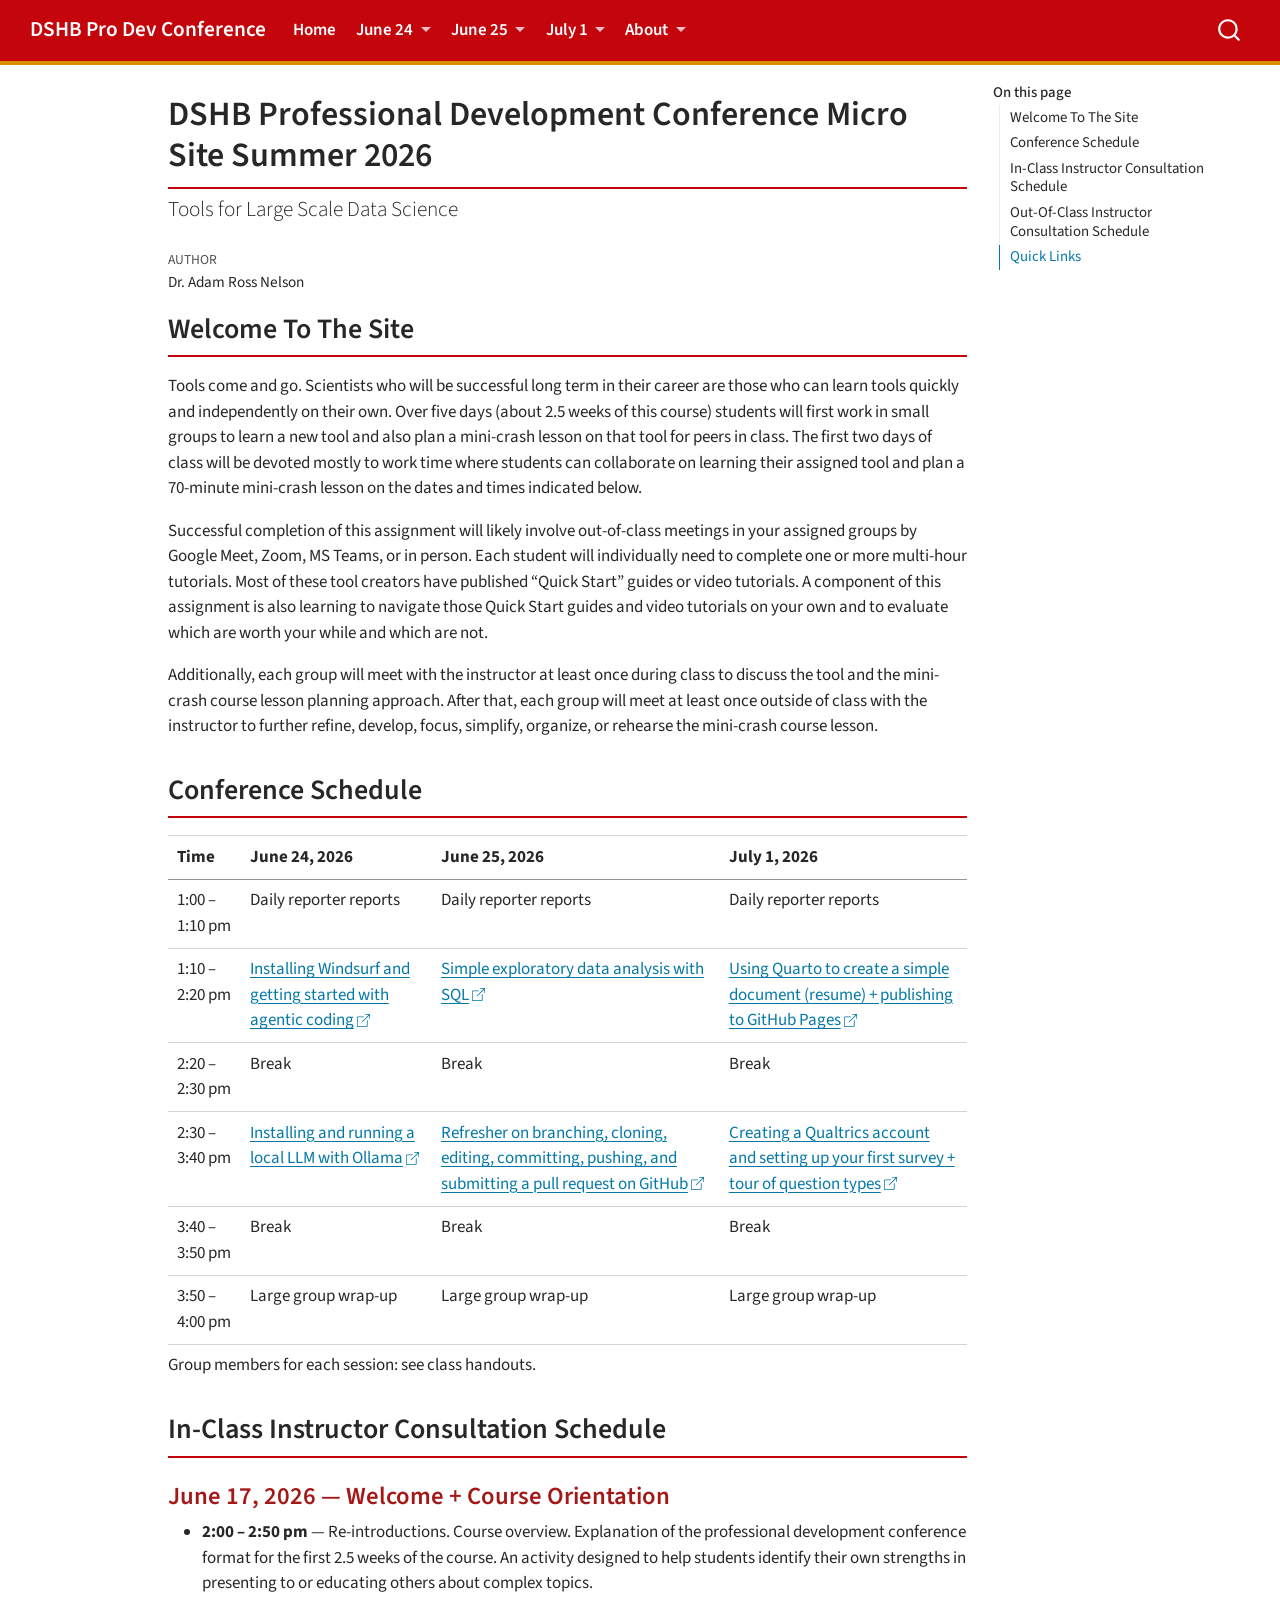
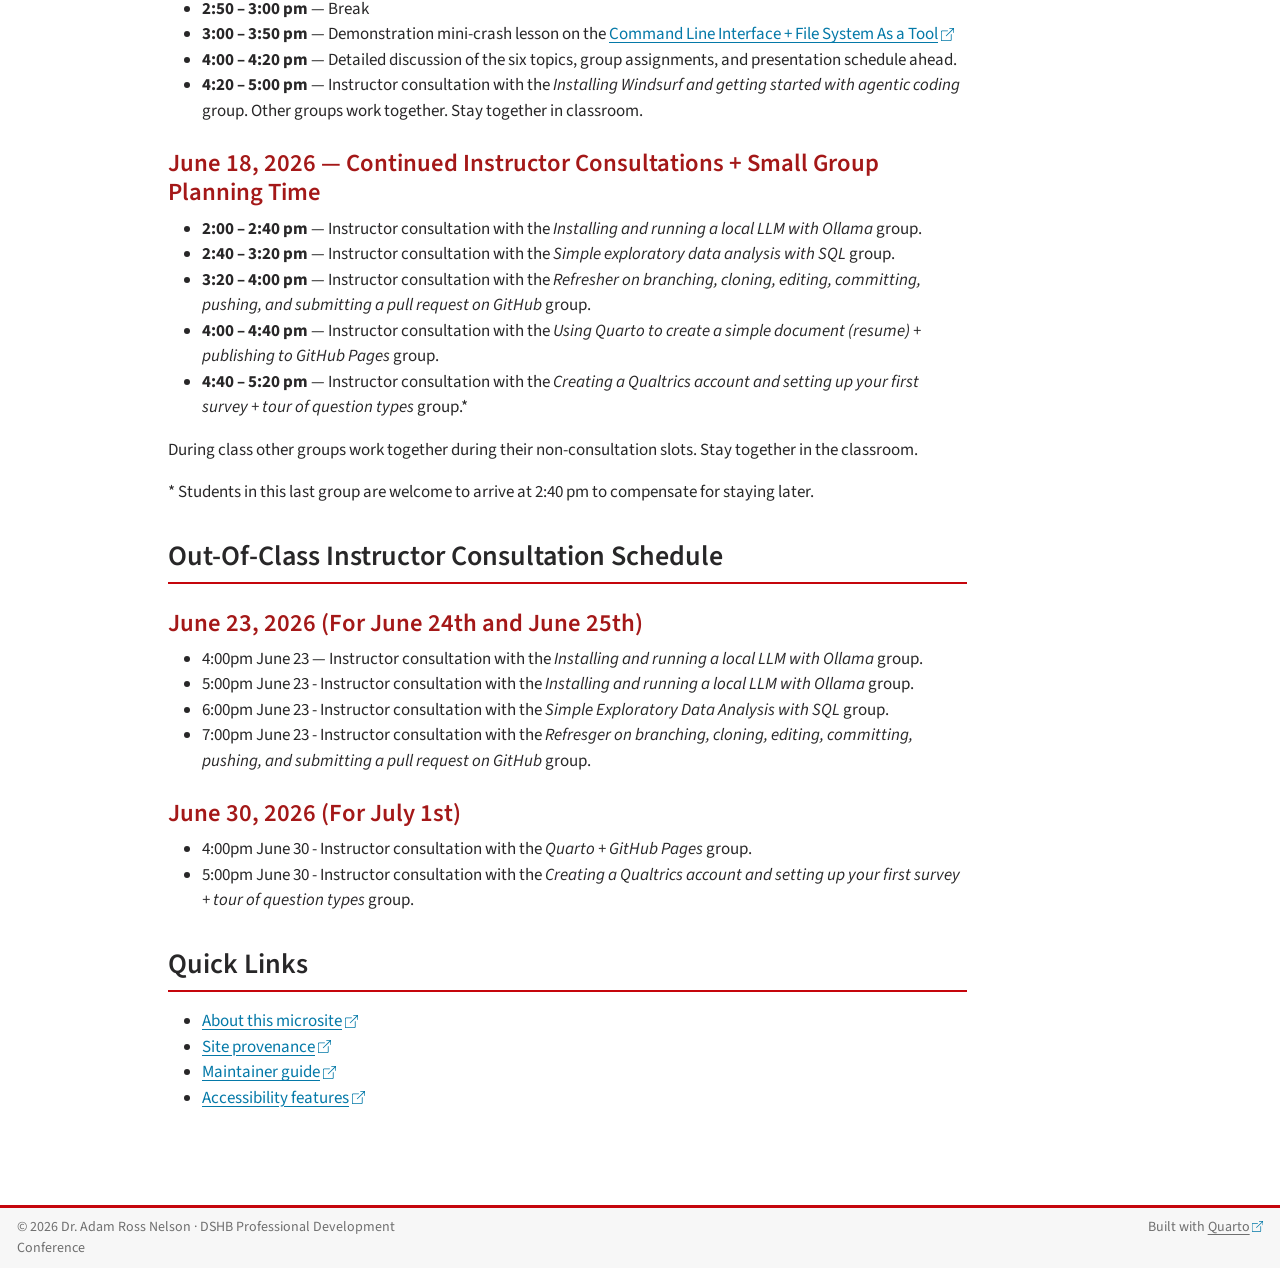
<file: index.html>
<!DOCTYPE html>
<html xmlns="http://www.w3.org/1999/xhtml" lang="en" xml:lang="en"><head>

<meta charset="utf-8">
<meta name="generator" content="quarto-1.6.39">

<meta name="viewport" content="width=device-width, initial-scale=1.0, user-scalable=yes">

<meta name="author" content="Dr.&nbsp;Adam Ross Nelson">

<title>DSHB Professional Development Conference Micro Site Summer 2026 – DSHB Pro Dev Conference</title>
<style>
code{white-space: pre-wrap;}
span.smallcaps{font-variant: small-caps;}
div.columns{display: flex; gap: min(4vw, 1.5em);}
div.column{flex: auto; overflow-x: auto;}
div.hanging-indent{margin-left: 1.5em; text-indent: -1.5em;}
ul.task-list{list-style: none;}
ul.task-list li input[type="checkbox"] {
  width: 0.8em;
  margin: 0 0.8em 0.2em -1em; /* quarto-specific, see https://github.com/quarto-dev/quarto-cli/issues/4556 */ 
  vertical-align: middle;
}
</style>


<script src="site_libs/quarto-nav/quarto-nav.js"></script>
<script src="site_libs/clipboard/clipboard.min.js"></script>
<script src="site_libs/quarto-search/autocomplete.umd.js"></script>
<script src="site_libs/quarto-search/fuse.min.js"></script>
<script src="site_libs/quarto-search/quarto-search.js"></script>
<meta name="quarto:offset" content="./">
<script src="site_libs/quarto-html/quarto.js"></script>
<script src="site_libs/quarto-html/popper.min.js"></script>
<script src="site_libs/quarto-html/tippy.umd.min.js"></script>
<script src="site_libs/quarto-html/anchor.min.js"></script>
<link href="site_libs/quarto-html/tippy.css" rel="stylesheet">
<link href="site_libs/quarto-html/quarto-syntax-highlighting-e26003cea8cd680ca0c55a263523d882.css" rel="stylesheet" id="quarto-text-highlighting-styles">
<script src="site_libs/bootstrap/bootstrap.min.js"></script>
<link href="site_libs/bootstrap/bootstrap-icons.css" rel="stylesheet">
<link href="site_libs/bootstrap/bootstrap-525c7c8bb0bfc85560ce7a833b1a6dbb.min.css" rel="stylesheet" append-hash="true" id="quarto-bootstrap" data-mode="light">
<script id="quarto-search-options" type="application/json">{
  "location": "navbar",
  "copy-button": false,
  "collapse-after": 3,
  "panel-placement": "end",
  "type": "overlay",
  "limit": 50,
  "keyboard-shortcut": [
    "f",
    "/",
    "s"
  ],
  "show-item-context": false,
  "language": {
    "search-no-results-text": "No results",
    "search-matching-documents-text": "matching documents",
    "search-copy-link-title": "Copy link to search",
    "search-hide-matches-text": "Hide additional matches",
    "search-more-match-text": "more match in this document",
    "search-more-matches-text": "more matches in this document",
    "search-clear-button-title": "Clear",
    "search-text-placeholder": "",
    "search-detached-cancel-button-title": "Cancel",
    "search-submit-button-title": "Submit",
    "search-label": "Search"
  }
}</script>


<link rel="stylesheet" href="styles.css">
</head>

<body class="nav-fixed">

<div id="quarto-search-results"></div>
  <header id="quarto-header" class="headroom fixed-top">
    <nav class="navbar navbar-expand-lg " data-bs-theme="dark">
      <div class="navbar-container container-fluid">
      <div class="navbar-brand-container mx-auto">
    <a class="navbar-brand" href="./index.html">
    <span class="navbar-title">DSHB Pro Dev Conference</span>
    </a>
  </div>
            <div id="quarto-search" class="" title="Search"></div>
          <button class="navbar-toggler" type="button" data-bs-toggle="collapse" data-bs-target="#navbarCollapse" aria-controls="navbarCollapse" role="menu" aria-expanded="false" aria-label="Toggle navigation" onclick="if (window.quartoToggleHeadroom) { window.quartoToggleHeadroom(); }">
  <span class="navbar-toggler-icon"></span>
</button>
          <div class="collapse navbar-collapse" id="navbarCollapse">
            <ul class="navbar-nav navbar-nav-scroll me-auto">
  <li class="nav-item">
    <a class="nav-link active" href="./index.html" aria-current="page"> 
<span class="menu-text">Home</span></a>
  </li>  
  <li class="nav-item dropdown ">
    <a class="nav-link dropdown-toggle" href="#" id="nav-menu-june-24" role="link" data-bs-toggle="dropdown" aria-expanded="false">
 <span class="menu-text">June 24</span>
    </a>
    <ul class="dropdown-menu" aria-labelledby="nav-menu-june-24">    
        <li>
    <a class="dropdown-item" href="./topics/windsurf.html">
 <span class="dropdown-text">Installing Windsurf and Getting Started with Agentic Coding</span></a>
  </li>  
        <li>
    <a class="dropdown-item" href="./topics/ollama.html">
 <span class="dropdown-text">Installing and Running a Local LLM with Ollama</span></a>
  </li>  
    </ul>
  </li>
  <li class="nav-item dropdown ">
    <a class="nav-link dropdown-toggle" href="#" id="nav-menu-june-25" role="link" data-bs-toggle="dropdown" aria-expanded="false">
 <span class="menu-text">June 25</span>
    </a>
    <ul class="dropdown-menu" aria-labelledby="nav-menu-june-25">    
        <li>
    <a class="dropdown-item" href="./topics/sql.html">
 <span class="dropdown-text">Simple Exploratory Data Analysis with SQL</span></a>
  </li>  
        <li>
    <a class="dropdown-item" href="./topics/github.html">
 <span class="dropdown-text">GitHub Refresher (Branching, Pull Requests, and More)</span></a>
  </li>  
    </ul>
  </li>
  <li class="nav-item dropdown ">
    <a class="nav-link dropdown-toggle" href="#" id="nav-menu-july-1" role="link" data-bs-toggle="dropdown" aria-expanded="false">
 <span class="menu-text">July 1</span>
    </a>
    <ul class="dropdown-menu" aria-labelledby="nav-menu-july-1">    
        <li>
    <a class="dropdown-item" href="./topics/quarto.html">
 <span class="dropdown-text">Using Quarto to Create a Simple Document</span></a>
  </li>  
        <li>
    <a class="dropdown-item" href="./topics/qualtrics.html">
 <span class="dropdown-text">Creating a Qualtrics Account and First Survey</span></a>
  </li>  
    </ul>
  </li>
  <li class="nav-item dropdown ">
    <a class="nav-link dropdown-toggle" href="#" id="nav-menu-about" role="link" data-bs-toggle="dropdown" aria-expanded="false">
 <span class="menu-text">About</span>
    </a>
    <ul class="dropdown-menu" aria-labelledby="nav-menu-about">    
        <li>
    <a class="dropdown-item" href="./about.html">
 <span class="dropdown-text">About This Microsite</span></a>
  </li>  
        <li>
    <a class="dropdown-item" href="./provenance.html">
 <span class="dropdown-text">Site Provenance</span></a>
  </li>  
        <li>
    <a class="dropdown-item" href="./maintainer-guide.html">
 <span class="dropdown-text">Maintainer Guide</span></a>
  </li>  
        <li>
    <a class="dropdown-item" href="./accessibility.html">
 <span class="dropdown-text">Accessibility Features</span></a>
  </li>  
    </ul>
  </li>
</ul>
          </div> <!-- /navcollapse -->
            <div class="quarto-navbar-tools">
</div>
      </div> <!-- /container-fluid -->
    </nav>
</header>
<!-- content -->
<div id="quarto-content" class="quarto-container page-columns page-rows-contents page-layout-article page-navbar">
<!-- sidebar -->
<!-- margin-sidebar -->
    <div id="quarto-margin-sidebar" class="sidebar margin-sidebar">
        <nav id="TOC" role="doc-toc" class="toc-active">
    <h2 id="toc-title">On this page</h2>
   
  <ul>
  <li><a href="#welcome-to-the-site" id="toc-welcome-to-the-site" class="nav-link active" data-scroll-target="#welcome-to-the-site">Welcome To The Site</a></li>
  <li><a href="#conference-schedule" id="toc-conference-schedule" class="nav-link" data-scroll-target="#conference-schedule">Conference Schedule</a></li>
  <li><a href="#in-class-instructor-consultation-schedule" id="toc-in-class-instructor-consultation-schedule" class="nav-link" data-scroll-target="#in-class-instructor-consultation-schedule">In-Class Instructor Consultation Schedule</a>
  <ul class="collapse">
  <li><a href="#june-17-2026-welcome-course-orientation" id="toc-june-17-2026-welcome-course-orientation" class="nav-link" data-scroll-target="#june-17-2026-welcome-course-orientation">June 17, 2026 — Welcome + Course Orientation</a></li>
  <li><a href="#june-18-2026-continued-instructor-consultations-small-group-planning-time" id="toc-june-18-2026-continued-instructor-consultations-small-group-planning-time" class="nav-link" data-scroll-target="#june-18-2026-continued-instructor-consultations-small-group-planning-time">June 18, 2026 — Continued Instructor Consultations + Small Group Planning Time</a></li>
  </ul></li>
  <li><a href="#out-of-class-instructor-consultation-schedule" id="toc-out-of-class-instructor-consultation-schedule" class="nav-link" data-scroll-target="#out-of-class-instructor-consultation-schedule">Out-Of-Class Instructor Consultation Schedule</a>
  <ul class="collapse">
  <li><a href="#june-23-2026-for-june-24th-and-june-25th" id="toc-june-23-2026-for-june-24th-and-june-25th" class="nav-link" data-scroll-target="#june-23-2026-for-june-24th-and-june-25th">June 23, 2026 (For June 24th and June 25th)</a></li>
  <li><a href="#june-30-2026-for-july-1st" id="toc-june-30-2026-for-july-1st" class="nav-link" data-scroll-target="#june-30-2026-for-july-1st">June 30, 2026 (For July 1st)</a></li>
  </ul></li>
  <li><a href="#quick-links" id="toc-quick-links" class="nav-link" data-scroll-target="#quick-links">Quick Links</a></li>
  </ul>
</nav>
    </div>
<!-- main -->
<main class="content" id="quarto-document-content">

<header id="title-block-header" class="quarto-title-block default">
<div class="quarto-title">
<h1 class="title">DSHB Professional Development Conference Micro Site Summer 2026</h1>
<p class="subtitle lead">Tools for Large Scale Data Science</p>
</div>



<div class="quarto-title-meta">

    <div>
    <div class="quarto-title-meta-heading">Author</div>
    <div class="quarto-title-meta-contents">
             <p>Dr.&nbsp;Adam Ross Nelson </p>
          </div>
  </div>
    
  
    
  </div>
  


</header>


<section id="welcome-to-the-site" class="level2">
<h2 class="anchored" data-anchor-id="welcome-to-the-site">Welcome To The Site</h2>
<p>Tools come and go. Scientists who will be successful long term in their career are those who can learn tools quickly and independently on their own. Over five days (about 2.5 weeks of this course) students will first work in small groups to learn a new tool and also plan a mini-crash lesson on that tool for peers in class. The first two days of class will be devoted mostly to work time where students can collaborate on learning their assigned tool and plan a 70-minute mini-crash lesson on the dates and times indicated below.</p>
<p>Successful completion of this assignment will likely involve out-of-class meetings in your assigned groups by Google Meet, Zoom, MS Teams, or in person. Each student will individually need to complete one or more multi-hour tutorials. Most of these tool creators have published “Quick Start” guides or video tutorials. A component of this assignment is also learning to navigate those Quick Start guides and video tutorials on your own and to evaluate which are worth your while and which are not.</p>
<p>Additionally, each group will meet with the instructor at least once during class to discuss the tool and the mini-crash course lesson planning approach. After that, each group will meet at least once outside of class with the instructor to further refine, develop, focus, simplify, organize, or rehearse the mini-crash course lesson.</p>
</section>
<section id="conference-schedule" class="level2">
<h2 class="anchored" data-anchor-id="conference-schedule">Conference Schedule</h2>
<table class="caption-top table">
<thead>
<tr class="header">
<th>Time</th>
<th>June 24, 2026</th>
<th>June 25, 2026</th>
<th>July 1, 2026</th>
</tr>
</thead>
<tbody>
<tr class="odd">
<td>1:00 – 1:10 pm</td>
<td>Daily reporter reports</td>
<td>Daily reporter reports</td>
<td>Daily reporter reports</td>
</tr>
<tr class="even">
<td>1:10 – 2:20 pm</td>
<td><a href="./topics/windsurf.html">Installing Windsurf and getting started with agentic coding</a></td>
<td><a href="./topics/sql.html">Simple exploratory data analysis with SQL</a></td>
<td><a href="./topics/quarto.html">Using Quarto to create a simple document (resume) + publishing to GitHub Pages</a></td>
</tr>
<tr class="odd">
<td>2:20 – 2:30 pm</td>
<td>Break</td>
<td>Break</td>
<td>Break</td>
</tr>
<tr class="even">
<td>2:30 – 3:40 pm</td>
<td><a href="./topics/ollama.html">Installing and running a local LLM with Ollama</a></td>
<td><a href="./topics/github.html">Refresher on branching, cloning, editing, committing, pushing, and submitting a pull request on GitHub</a></td>
<td><a href="./topics/qualtrics.html">Creating a Qualtrics account and setting up your first survey + tour of question types</a></td>
</tr>
<tr class="odd">
<td>3:40 – 3:50 pm</td>
<td>Break</td>
<td>Break</td>
<td>Break</td>
</tr>
<tr class="even">
<td>3:50 – 4:00 pm</td>
<td>Large group wrap-up</td>
<td>Large group wrap-up</td>
<td>Large group wrap-up</td>
</tr>
</tbody>
</table>
<p>Group members for each session: see class handouts.</p>
</section>
<section id="in-class-instructor-consultation-schedule" class="level2">
<h2 class="anchored" data-anchor-id="in-class-instructor-consultation-schedule">In-Class Instructor Consultation Schedule</h2>
<section id="june-17-2026-welcome-course-orientation" class="level3">
<h3 class="anchored" data-anchor-id="june-17-2026-welcome-course-orientation">June 17, 2026 — Welcome + Course Orientation</h3>
<ul>
<li><strong>2:00 – 2:50 pm</strong> — Re-introductions. Course overview. Explanation of the professional development conference format for the first 2.5 weeks of the course. An activity designed to help students identify their own strengths in presenting to or educating others about complex topics.</li>
<li><strong>2:50 – 3:00 pm</strong> — Break</li>
<li><strong>3:00 – 3:50 pm</strong> — Demonstration mini-crash lesson on the <a href="./topics/cli.html">Command Line Interface + File System As a Tool</a></li>
<li><strong>4:00 – 4:20 pm</strong> — Detailed discussion of the six topics, group assignments, and presentation schedule ahead.</li>
<li><strong>4:20 – 5:00 pm</strong> — Instructor consultation with the <em>Installing Windsurf and getting started with agentic coding</em> group. Other groups work together. Stay together in classroom.</li>
</ul>
</section>
<section id="june-18-2026-continued-instructor-consultations-small-group-planning-time" class="level3">
<h3 class="anchored" data-anchor-id="june-18-2026-continued-instructor-consultations-small-group-planning-time">June 18, 2026 — Continued Instructor Consultations + Small Group Planning Time</h3>
<ul>
<li><strong>2:00 – 2:40 pm</strong> — Instructor consultation with the <em>Installing and running a local LLM with Ollama</em> group.</li>
<li><strong>2:40 – 3:20 pm</strong> — Instructor consultation with the <em>Simple exploratory data analysis with SQL</em> group.</li>
<li><strong>3:20 – 4:00 pm</strong> — Instructor consultation with the <em>Refresher on branching, cloning, editing, committing, pushing, and submitting a pull request on GitHub</em> group.</li>
<li><strong>4:00 – 4:40 pm</strong> — Instructor consultation with the <em>Using Quarto to create a simple document (resume) + publishing to GitHub Pages</em> group.</li>
<li><strong>4:40 – 5:20 pm</strong> — Instructor consultation with the <em>Creating a Qualtrics account and setting up your first survey + tour of question types</em> group.*</li>
</ul>
<p>During class other groups work together during their non-consultation slots. Stay together in the classroom.</p>
<p>* Students in this last group are welcome to arrive at 2:40 pm to compensate for staying later.</p>
</section>
</section>
<section id="out-of-class-instructor-consultation-schedule" class="level2">
<h2 class="anchored" data-anchor-id="out-of-class-instructor-consultation-schedule">Out-Of-Class Instructor Consultation Schedule</h2>
<section id="june-23-2026-for-june-24th-and-june-25th" class="level3">
<h3 class="anchored" data-anchor-id="june-23-2026-for-june-24th-and-june-25th">June 23, 2026 (For June 24th and June 25th)</h3>
<ul>
<li>4:00pm June 23 — Instructor consultation with the <em>Installing and running a local LLM with Ollama</em> group.</li>
<li>5:00pm June 23 - Instructor consultation with the <em>Installing and running a local LLM with Ollama</em> group.</li>
<li>6:00pm June 23 - Instructor consultation with the <em>Simple Exploratory Data Analysis with SQL</em> group.</li>
<li>7:00pm June 23 - Instructor consultation with the <em>Refresger on branching, cloning, editing, committing, pushing, and submitting a pull request on GitHub</em> group.</li>
</ul>
</section>
<section id="june-30-2026-for-july-1st" class="level3">
<h3 class="anchored" data-anchor-id="june-30-2026-for-july-1st">June 30, 2026 (For July 1st)</h3>
<ul>
<li>4:00pm June 30 - Instructor consultation with the <em>Quarto + GitHub Pages</em> group.</li>
<li>5:00pm June 30 - Instructor consultation with the <em>Creating a Qualtrics account and setting up your first survey + tour of question types</em> group.</li>
</ul>
</section>
</section>
<section id="quick-links" class="level2">
<h2 class="anchored" data-anchor-id="quick-links">Quick Links</h2>
<ul>
<li><a href="./about.html">About this microsite</a></li>
<li><a href="./provenance.html">Site provenance</a></li>
<li><a href="./maintainer-guide.html">Maintainer guide</a></li>
<li><a href="./accessibility.html">Accessibility features</a></li>
</ul>


</section>

<a onclick="window.scrollTo(0, 0); return false;" role="button" id="quarto-back-to-top"><i class="bi bi-arrow-up"></i> Back to top</a></main> <!-- /main -->
<script id="quarto-html-after-body" type="application/javascript">
window.document.addEventListener("DOMContentLoaded", function (event) {
  const toggleBodyColorMode = (bsSheetEl) => {
    const mode = bsSheetEl.getAttribute("data-mode");
    const bodyEl = window.document.querySelector("body");
    if (mode === "dark") {
      bodyEl.classList.add("quarto-dark");
      bodyEl.classList.remove("quarto-light");
    } else {
      bodyEl.classList.add("quarto-light");
      bodyEl.classList.remove("quarto-dark");
    }
  }
  const toggleBodyColorPrimary = () => {
    const bsSheetEl = window.document.querySelector("link#quarto-bootstrap");
    if (bsSheetEl) {
      toggleBodyColorMode(bsSheetEl);
    }
  }
  toggleBodyColorPrimary();  
  const icon = "";
  const anchorJS = new window.AnchorJS();
  anchorJS.options = {
    placement: 'right',
    icon: icon
  };
  anchorJS.add('.anchored');
  const isCodeAnnotation = (el) => {
    for (const clz of el.classList) {
      if (clz.startsWith('code-annotation-')) {                     
        return true;
      }
    }
    return false;
  }
  const onCopySuccess = function(e) {
    // button target
    const button = e.trigger;
    // don't keep focus
    button.blur();
    // flash "checked"
    button.classList.add('code-copy-button-checked');
    var currentTitle = button.getAttribute("title");
    button.setAttribute("title", "Copied!");
    let tooltip;
    if (window.bootstrap) {
      button.setAttribute("data-bs-toggle", "tooltip");
      button.setAttribute("data-bs-placement", "left");
      button.setAttribute("data-bs-title", "Copied!");
      tooltip = new bootstrap.Tooltip(button, 
        { trigger: "manual", 
          customClass: "code-copy-button-tooltip",
          offset: [0, -8]});
      tooltip.show();    
    }
    setTimeout(function() {
      if (tooltip) {
        tooltip.hide();
        button.removeAttribute("data-bs-title");
        button.removeAttribute("data-bs-toggle");
        button.removeAttribute("data-bs-placement");
      }
      button.setAttribute("title", currentTitle);
      button.classList.remove('code-copy-button-checked');
    }, 1000);
    // clear code selection
    e.clearSelection();
  }
  const getTextToCopy = function(trigger) {
      const codeEl = trigger.previousElementSibling.cloneNode(true);
      for (const childEl of codeEl.children) {
        if (isCodeAnnotation(childEl)) {
          childEl.remove();
        }
      }
      return codeEl.innerText;
  }
  const clipboard = new window.ClipboardJS('.code-copy-button:not([data-in-quarto-modal])', {
    text: getTextToCopy
  });
  clipboard.on('success', onCopySuccess);
  if (window.document.getElementById('quarto-embedded-source-code-modal')) {
    const clipboardModal = new window.ClipboardJS('.code-copy-button[data-in-quarto-modal]', {
      text: getTextToCopy,
      container: window.document.getElementById('quarto-embedded-source-code-modal')
    });
    clipboardModal.on('success', onCopySuccess);
  }
    var localhostRegex = new RegExp(/^(?:http|https):\/\/localhost\:?[0-9]*\//);
    var mailtoRegex = new RegExp(/^mailto:/);
      var filterRegex = new RegExp("https:\/\/adamrossnelson\.github\.io\/dshb-mock-micro\/");
    var isInternal = (href) => {
        return filterRegex.test(href) || localhostRegex.test(href) || mailtoRegex.test(href);
    }
    // Inspect non-navigation links and adorn them if external
 	var links = window.document.querySelectorAll('a[href]:not(.nav-link):not(.navbar-brand):not(.toc-action):not(.sidebar-link):not(.sidebar-item-toggle):not(.pagination-link):not(.no-external):not([aria-hidden]):not(.dropdown-item):not(.quarto-navigation-tool):not(.about-link)');
    for (var i=0; i<links.length; i++) {
      const link = links[i];
      if (!isInternal(link.href)) {
        // undo the damage that might have been done by quarto-nav.js in the case of
        // links that we want to consider external
        if (link.dataset.originalHref !== undefined) {
          link.href = link.dataset.originalHref;
        }
          // target, if specified
          link.setAttribute("target", "_blank");
          if (link.getAttribute("rel") === null) {
            link.setAttribute("rel", "noopener");
          }
          // default icon
          link.classList.add("external");
      }
    }
  function tippyHover(el, contentFn, onTriggerFn, onUntriggerFn) {
    const config = {
      allowHTML: true,
      maxWidth: 500,
      delay: 100,
      arrow: false,
      appendTo: function(el) {
          return el.parentElement;
      },
      interactive: true,
      interactiveBorder: 10,
      theme: 'quarto',
      placement: 'bottom-start',
    };
    if (contentFn) {
      config.content = contentFn;
    }
    if (onTriggerFn) {
      config.onTrigger = onTriggerFn;
    }
    if (onUntriggerFn) {
      config.onUntrigger = onUntriggerFn;
    }
    window.tippy(el, config); 
  }
  const noterefs = window.document.querySelectorAll('a[role="doc-noteref"]');
  for (var i=0; i<noterefs.length; i++) {
    const ref = noterefs[i];
    tippyHover(ref, function() {
      // use id or data attribute instead here
      let href = ref.getAttribute('data-footnote-href') || ref.getAttribute('href');
      try { href = new URL(href).hash; } catch {}
      const id = href.replace(/^#\/?/, "");
      const note = window.document.getElementById(id);
      if (note) {
        return note.innerHTML;
      } else {
        return "";
      }
    });
  }
  const xrefs = window.document.querySelectorAll('a.quarto-xref');
  const processXRef = (id, note) => {
    // Strip column container classes
    const stripColumnClz = (el) => {
      el.classList.remove("page-full", "page-columns");
      if (el.children) {
        for (const child of el.children) {
          stripColumnClz(child);
        }
      }
    }
    stripColumnClz(note)
    if (id === null || id.startsWith('sec-')) {
      // Special case sections, only their first couple elements
      const container = document.createElement("div");
      if (note.children && note.children.length > 2) {
        container.appendChild(note.children[0].cloneNode(true));
        for (let i = 1; i < note.children.length; i++) {
          const child = note.children[i];
          if (child.tagName === "P" && child.innerText === "") {
            continue;
          } else {
            container.appendChild(child.cloneNode(true));
            break;
          }
        }
        if (window.Quarto?.typesetMath) {
          window.Quarto.typesetMath(container);
        }
        return container.innerHTML
      } else {
        if (window.Quarto?.typesetMath) {
          window.Quarto.typesetMath(note);
        }
        return note.innerHTML;
      }
    } else {
      // Remove any anchor links if they are present
      const anchorLink = note.querySelector('a.anchorjs-link');
      if (anchorLink) {
        anchorLink.remove();
      }
      if (window.Quarto?.typesetMath) {
        window.Quarto.typesetMath(note);
      }
      if (note.classList.contains("callout")) {
        return note.outerHTML;
      } else {
        return note.innerHTML;
      }
    }
  }
  for (var i=0; i<xrefs.length; i++) {
    const xref = xrefs[i];
    tippyHover(xref, undefined, function(instance) {
      instance.disable();
      let url = xref.getAttribute('href');
      let hash = undefined; 
      if (url.startsWith('#')) {
        hash = url;
      } else {
        try { hash = new URL(url).hash; } catch {}
      }
      if (hash) {
        const id = hash.replace(/^#\/?/, "");
        const note = window.document.getElementById(id);
        if (note !== null) {
          try {
            const html = processXRef(id, note.cloneNode(true));
            instance.setContent(html);
          } finally {
            instance.enable();
            instance.show();
          }
        } else {
          // See if we can fetch this
          fetch(url.split('#')[0])
          .then(res => res.text())
          .then(html => {
            const parser = new DOMParser();
            const htmlDoc = parser.parseFromString(html, "text/html");
            const note = htmlDoc.getElementById(id);
            if (note !== null) {
              const html = processXRef(id, note);
              instance.setContent(html);
            } 
          }).finally(() => {
            instance.enable();
            instance.show();
          });
        }
      } else {
        // See if we can fetch a full url (with no hash to target)
        // This is a special case and we should probably do some content thinning / targeting
        fetch(url)
        .then(res => res.text())
        .then(html => {
          const parser = new DOMParser();
          const htmlDoc = parser.parseFromString(html, "text/html");
          const note = htmlDoc.querySelector('main.content');
          if (note !== null) {
            // This should only happen for chapter cross references
            // (since there is no id in the URL)
            // remove the first header
            if (note.children.length > 0 && note.children[0].tagName === "HEADER") {
              note.children[0].remove();
            }
            const html = processXRef(null, note);
            instance.setContent(html);
          } 
        }).finally(() => {
          instance.enable();
          instance.show();
        });
      }
    }, function(instance) {
    });
  }
      let selectedAnnoteEl;
      const selectorForAnnotation = ( cell, annotation) => {
        let cellAttr = 'data-code-cell="' + cell + '"';
        let lineAttr = 'data-code-annotation="' +  annotation + '"';
        const selector = 'span[' + cellAttr + '][' + lineAttr + ']';
        return selector;
      }
      const selectCodeLines = (annoteEl) => {
        const doc = window.document;
        const targetCell = annoteEl.getAttribute("data-target-cell");
        const targetAnnotation = annoteEl.getAttribute("data-target-annotation");
        const annoteSpan = window.document.querySelector(selectorForAnnotation(targetCell, targetAnnotation));
        const lines = annoteSpan.getAttribute("data-code-lines").split(",");
        const lineIds = lines.map((line) => {
          return targetCell + "-" + line;
        })
        let top = null;
        let height = null;
        let parent = null;
        if (lineIds.length > 0) {
            //compute the position of the single el (top and bottom and make a div)
            const el = window.document.getElementById(lineIds[0]);
            top = el.offsetTop;
            height = el.offsetHeight;
            parent = el.parentElement.parentElement;
          if (lineIds.length > 1) {
            const lastEl = window.document.getElementById(lineIds[lineIds.length - 1]);
            const bottom = lastEl.offsetTop + lastEl.offsetHeight;
            height = bottom - top;
          }
          if (top !== null && height !== null && parent !== null) {
            // cook up a div (if necessary) and position it 
            let div = window.document.getElementById("code-annotation-line-highlight");
            if (div === null) {
              div = window.document.createElement("div");
              div.setAttribute("id", "code-annotation-line-highlight");
              div.style.position = 'absolute';
              parent.appendChild(div);
            }
            div.style.top = top - 2 + "px";
            div.style.height = height + 4 + "px";
            div.style.left = 0;
            let gutterDiv = window.document.getElementById("code-annotation-line-highlight-gutter");
            if (gutterDiv === null) {
              gutterDiv = window.document.createElement("div");
              gutterDiv.setAttribute("id", "code-annotation-line-highlight-gutter");
              gutterDiv.style.position = 'absolute';
              const codeCell = window.document.getElementById(targetCell);
              const gutter = codeCell.querySelector('.code-annotation-gutter');
              gutter.appendChild(gutterDiv);
            }
            gutterDiv.style.top = top - 2 + "px";
            gutterDiv.style.height = height + 4 + "px";
          }
          selectedAnnoteEl = annoteEl;
        }
      };
      const unselectCodeLines = () => {
        const elementsIds = ["code-annotation-line-highlight", "code-annotation-line-highlight-gutter"];
        elementsIds.forEach((elId) => {
          const div = window.document.getElementById(elId);
          if (div) {
            div.remove();
          }
        });
        selectedAnnoteEl = undefined;
      };
        // Handle positioning of the toggle
    window.addEventListener(
      "resize",
      throttle(() => {
        elRect = undefined;
        if (selectedAnnoteEl) {
          selectCodeLines(selectedAnnoteEl);
        }
      }, 10)
    );
    function throttle(fn, ms) {
    let throttle = false;
    let timer;
      return (...args) => {
        if(!throttle) { // first call gets through
            fn.apply(this, args);
            throttle = true;
        } else { // all the others get throttled
            if(timer) clearTimeout(timer); // cancel #2
            timer = setTimeout(() => {
              fn.apply(this, args);
              timer = throttle = false;
            }, ms);
        }
      };
    }
      // Attach click handler to the DT
      const annoteDls = window.document.querySelectorAll('dt[data-target-cell]');
      for (const annoteDlNode of annoteDls) {
        annoteDlNode.addEventListener('click', (event) => {
          const clickedEl = event.target;
          if (clickedEl !== selectedAnnoteEl) {
            unselectCodeLines();
            const activeEl = window.document.querySelector('dt[data-target-cell].code-annotation-active');
            if (activeEl) {
              activeEl.classList.remove('code-annotation-active');
            }
            selectCodeLines(clickedEl);
            clickedEl.classList.add('code-annotation-active');
          } else {
            // Unselect the line
            unselectCodeLines();
            clickedEl.classList.remove('code-annotation-active');
          }
        });
      }
  const findCites = (el) => {
    const parentEl = el.parentElement;
    if (parentEl) {
      const cites = parentEl.dataset.cites;
      if (cites) {
        return {
          el,
          cites: cites.split(' ')
        };
      } else {
        return findCites(el.parentElement)
      }
    } else {
      return undefined;
    }
  };
  var bibliorefs = window.document.querySelectorAll('a[role="doc-biblioref"]');
  for (var i=0; i<bibliorefs.length; i++) {
    const ref = bibliorefs[i];
    const citeInfo = findCites(ref);
    if (citeInfo) {
      tippyHover(citeInfo.el, function() {
        var popup = window.document.createElement('div');
        citeInfo.cites.forEach(function(cite) {
          var citeDiv = window.document.createElement('div');
          citeDiv.classList.add('hanging-indent');
          citeDiv.classList.add('csl-entry');
          var biblioDiv = window.document.getElementById('ref-' + cite);
          if (biblioDiv) {
            citeDiv.innerHTML = biblioDiv.innerHTML;
          }
          popup.appendChild(citeDiv);
        });
        return popup.innerHTML;
      });
    }
  }
});
</script>
</div> <!-- /content -->
<footer class="footer">
  <div class="nav-footer">
    <div class="nav-footer-left">
<p>© 2026 Dr.&nbsp;Adam Ross Nelson · DSHB Professional Development Conference</p>
</div>   
    <div class="nav-footer-center">
      &nbsp;
    </div>
    <div class="nav-footer-right">
<p>Built with <a href="https://quarto.org/">Quarto</a></p>
</div>
  </div>
</footer>




</body></html>
</file>
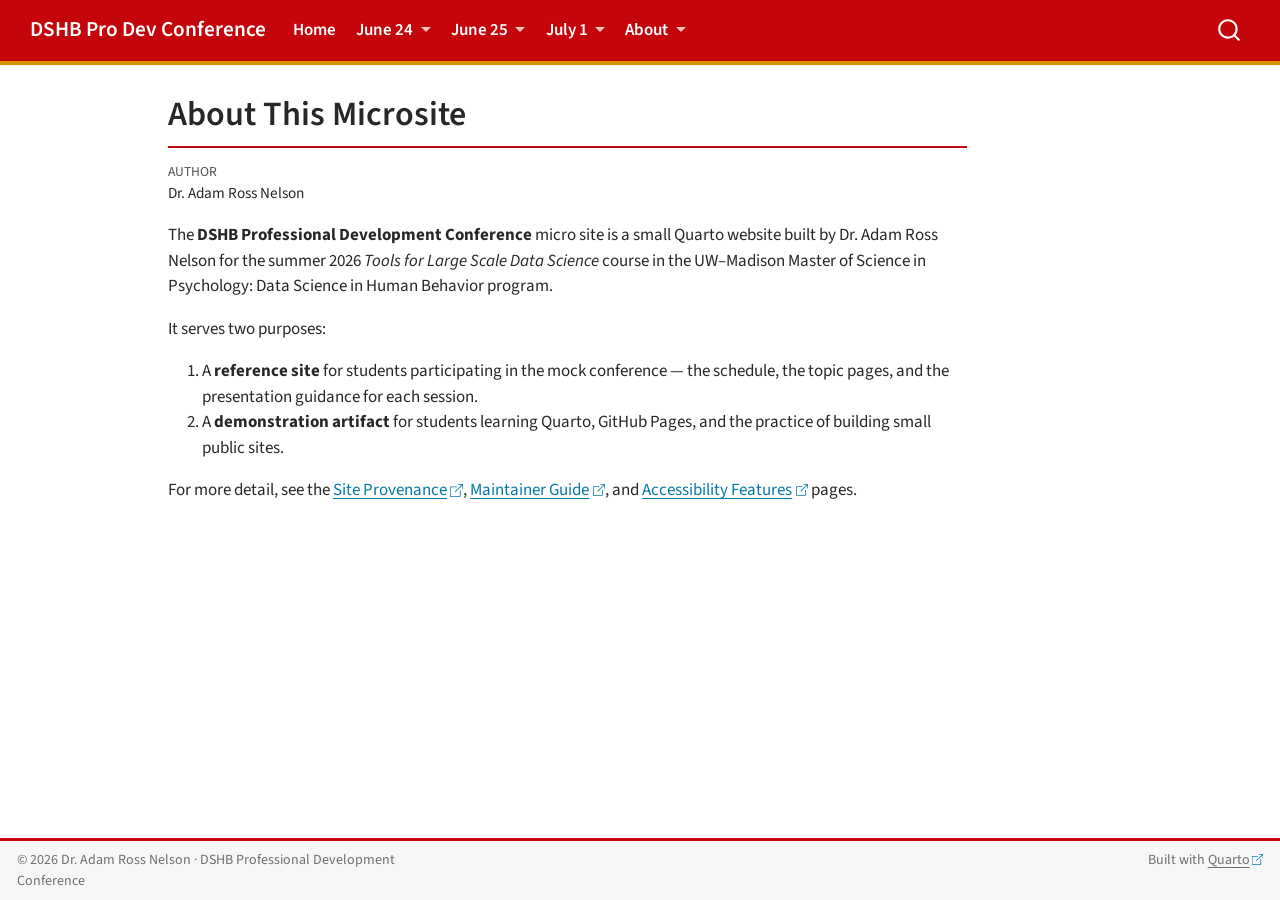
<file: about.html>
<!DOCTYPE html>
<html xmlns="http://www.w3.org/1999/xhtml" lang="en" xml:lang="en"><head>

<meta charset="utf-8">
<meta name="generator" content="quarto-1.6.39">

<meta name="viewport" content="width=device-width, initial-scale=1.0, user-scalable=yes">

<meta name="author" content="Dr.&nbsp;Adam Ross Nelson">

<title>About This Microsite – DSHB Pro Dev Conference</title>
<style>
code{white-space: pre-wrap;}
span.smallcaps{font-variant: small-caps;}
div.columns{display: flex; gap: min(4vw, 1.5em);}
div.column{flex: auto; overflow-x: auto;}
div.hanging-indent{margin-left: 1.5em; text-indent: -1.5em;}
ul.task-list{list-style: none;}
ul.task-list li input[type="checkbox"] {
  width: 0.8em;
  margin: 0 0.8em 0.2em -1em; /* quarto-specific, see https://github.com/quarto-dev/quarto-cli/issues/4556 */ 
  vertical-align: middle;
}
</style>


<script src="site_libs/quarto-nav/quarto-nav.js"></script>
<script src="site_libs/clipboard/clipboard.min.js"></script>
<script src="site_libs/quarto-search/autocomplete.umd.js"></script>
<script src="site_libs/quarto-search/fuse.min.js"></script>
<script src="site_libs/quarto-search/quarto-search.js"></script>
<meta name="quarto:offset" content="./">
<script src="site_libs/quarto-html/quarto.js"></script>
<script src="site_libs/quarto-html/popper.min.js"></script>
<script src="site_libs/quarto-html/tippy.umd.min.js"></script>
<script src="site_libs/quarto-html/anchor.min.js"></script>
<link href="site_libs/quarto-html/tippy.css" rel="stylesheet">
<link href="site_libs/quarto-html/quarto-syntax-highlighting-e26003cea8cd680ca0c55a263523d882.css" rel="stylesheet" id="quarto-text-highlighting-styles">
<script src="site_libs/bootstrap/bootstrap.min.js"></script>
<link href="site_libs/bootstrap/bootstrap-icons.css" rel="stylesheet">
<link href="site_libs/bootstrap/bootstrap-525c7c8bb0bfc85560ce7a833b1a6dbb.min.css" rel="stylesheet" append-hash="true" id="quarto-bootstrap" data-mode="light">
<script id="quarto-search-options" type="application/json">{
  "location": "navbar",
  "copy-button": false,
  "collapse-after": 3,
  "panel-placement": "end",
  "type": "overlay",
  "limit": 50,
  "keyboard-shortcut": [
    "f",
    "/",
    "s"
  ],
  "show-item-context": false,
  "language": {
    "search-no-results-text": "No results",
    "search-matching-documents-text": "matching documents",
    "search-copy-link-title": "Copy link to search",
    "search-hide-matches-text": "Hide additional matches",
    "search-more-match-text": "more match in this document",
    "search-more-matches-text": "more matches in this document",
    "search-clear-button-title": "Clear",
    "search-text-placeholder": "",
    "search-detached-cancel-button-title": "Cancel",
    "search-submit-button-title": "Submit",
    "search-label": "Search"
  }
}</script>


<link rel="stylesheet" href="styles.css">
</head>

<body class="nav-fixed">

<div id="quarto-search-results"></div>
  <header id="quarto-header" class="headroom fixed-top">
    <nav class="navbar navbar-expand-lg " data-bs-theme="dark">
      <div class="navbar-container container-fluid">
      <div class="navbar-brand-container mx-auto">
    <a class="navbar-brand" href="./index.html">
    <span class="navbar-title">DSHB Pro Dev Conference</span>
    </a>
  </div>
            <div id="quarto-search" class="" title="Search"></div>
          <button class="navbar-toggler" type="button" data-bs-toggle="collapse" data-bs-target="#navbarCollapse" aria-controls="navbarCollapse" role="menu" aria-expanded="false" aria-label="Toggle navigation" onclick="if (window.quartoToggleHeadroom) { window.quartoToggleHeadroom(); }">
  <span class="navbar-toggler-icon"></span>
</button>
          <div class="collapse navbar-collapse" id="navbarCollapse">
            <ul class="navbar-nav navbar-nav-scroll me-auto">
  <li class="nav-item">
    <a class="nav-link" href="./index.html"> 
<span class="menu-text">Home</span></a>
  </li>  
  <li class="nav-item dropdown ">
    <a class="nav-link dropdown-toggle" href="#" id="nav-menu-june-24" role="link" data-bs-toggle="dropdown" aria-expanded="false">
 <span class="menu-text">June 24</span>
    </a>
    <ul class="dropdown-menu" aria-labelledby="nav-menu-june-24">    
        <li>
    <a class="dropdown-item" href="./topics/windsurf.html">
 <span class="dropdown-text">Installing Windsurf and Getting Started with Agentic Coding</span></a>
  </li>  
        <li>
    <a class="dropdown-item" href="./topics/ollama.html">
 <span class="dropdown-text">Installing and Running a Local LLM with Ollama</span></a>
  </li>  
    </ul>
  </li>
  <li class="nav-item dropdown ">
    <a class="nav-link dropdown-toggle" href="#" id="nav-menu-june-25" role="link" data-bs-toggle="dropdown" aria-expanded="false">
 <span class="menu-text">June 25</span>
    </a>
    <ul class="dropdown-menu" aria-labelledby="nav-menu-june-25">    
        <li>
    <a class="dropdown-item" href="./topics/sql.html">
 <span class="dropdown-text">Simple Exploratory Data Analysis with SQL</span></a>
  </li>  
        <li>
    <a class="dropdown-item" href="./topics/github.html">
 <span class="dropdown-text">GitHub Refresher (Branching, Pull Requests, and More)</span></a>
  </li>  
    </ul>
  </li>
  <li class="nav-item dropdown ">
    <a class="nav-link dropdown-toggle" href="#" id="nav-menu-july-1" role="link" data-bs-toggle="dropdown" aria-expanded="false">
 <span class="menu-text">July 1</span>
    </a>
    <ul class="dropdown-menu" aria-labelledby="nav-menu-july-1">    
        <li>
    <a class="dropdown-item" href="./topics/quarto.html">
 <span class="dropdown-text">Using Quarto to Create a Simple Document</span></a>
  </li>  
        <li>
    <a class="dropdown-item" href="./topics/qualtrics.html">
 <span class="dropdown-text">Creating a Qualtrics Account and First Survey</span></a>
  </li>  
    </ul>
  </li>
  <li class="nav-item dropdown ">
    <a class="nav-link dropdown-toggle" href="#" id="nav-menu-about" role="link" data-bs-toggle="dropdown" aria-expanded="false">
 <span class="menu-text">About</span>
    </a>
    <ul class="dropdown-menu" aria-labelledby="nav-menu-about">    
        <li>
    <a class="dropdown-item" href="./about.html">
 <span class="dropdown-text">About This Microsite</span></a>
  </li>  
        <li>
    <a class="dropdown-item" href="./provenance.html">
 <span class="dropdown-text">Site Provenance</span></a>
  </li>  
        <li>
    <a class="dropdown-item" href="./maintainer-guide.html">
 <span class="dropdown-text">Maintainer Guide</span></a>
  </li>  
        <li>
    <a class="dropdown-item" href="./accessibility.html">
 <span class="dropdown-text">Accessibility Features</span></a>
  </li>  
    </ul>
  </li>
</ul>
          </div> <!-- /navcollapse -->
            <div class="quarto-navbar-tools">
</div>
      </div> <!-- /container-fluid -->
    </nav>
</header>
<!-- content -->
<div id="quarto-content" class="quarto-container page-columns page-rows-contents page-layout-article page-navbar">
<!-- sidebar -->
<!-- margin-sidebar -->
    <div id="quarto-margin-sidebar" class="sidebar margin-sidebar zindex-bottom">
        
    </div>
<!-- main -->
<main class="content" id="quarto-document-content">

<header id="title-block-header" class="quarto-title-block default">
<div class="quarto-title">
<h1 class="title">About This Microsite</h1>
</div>



<div class="quarto-title-meta">

    <div>
    <div class="quarto-title-meta-heading">Author</div>
    <div class="quarto-title-meta-contents">
             <p>Dr.&nbsp;Adam Ross Nelson </p>
          </div>
  </div>
    
  
    
  </div>
  


</header>


<p>The <strong>DSHB Professional Development Conference</strong> micro site is a small Quarto website built by Dr.&nbsp;Adam Ross Nelson for the summer 2026 <em>Tools for Large Scale Data Science</em> course in the UW–Madison Master of Science in Psychology: Data Science in Human Behavior program.</p>
<p>It serves two purposes:</p>
<ol type="1">
<li>A <strong>reference site</strong> for students participating in the mock conference — the schedule, the topic pages, and the presentation guidance for each session.</li>
<li>A <strong>demonstration artifact</strong> for students learning Quarto, GitHub Pages, and the practice of building small public sites.</li>
</ol>
<p>For more detail, see the <a href="./provenance.html">Site Provenance</a>, <a href="./maintainer-guide.html">Maintainer Guide</a>, and <a href="./accessibility.html">Accessibility Features</a> pages.</p>



<a onclick="window.scrollTo(0, 0); return false;" role="button" id="quarto-back-to-top"><i class="bi bi-arrow-up"></i> Back to top</a></main> <!-- /main -->
<script id="quarto-html-after-body" type="application/javascript">
window.document.addEventListener("DOMContentLoaded", function (event) {
  const toggleBodyColorMode = (bsSheetEl) => {
    const mode = bsSheetEl.getAttribute("data-mode");
    const bodyEl = window.document.querySelector("body");
    if (mode === "dark") {
      bodyEl.classList.add("quarto-dark");
      bodyEl.classList.remove("quarto-light");
    } else {
      bodyEl.classList.add("quarto-light");
      bodyEl.classList.remove("quarto-dark");
    }
  }
  const toggleBodyColorPrimary = () => {
    const bsSheetEl = window.document.querySelector("link#quarto-bootstrap");
    if (bsSheetEl) {
      toggleBodyColorMode(bsSheetEl);
    }
  }
  toggleBodyColorPrimary();  
  const icon = "";
  const anchorJS = new window.AnchorJS();
  anchorJS.options = {
    placement: 'right',
    icon: icon
  };
  anchorJS.add('.anchored');
  const isCodeAnnotation = (el) => {
    for (const clz of el.classList) {
      if (clz.startsWith('code-annotation-')) {                     
        return true;
      }
    }
    return false;
  }
  const onCopySuccess = function(e) {
    // button target
    const button = e.trigger;
    // don't keep focus
    button.blur();
    // flash "checked"
    button.classList.add('code-copy-button-checked');
    var currentTitle = button.getAttribute("title");
    button.setAttribute("title", "Copied!");
    let tooltip;
    if (window.bootstrap) {
      button.setAttribute("data-bs-toggle", "tooltip");
      button.setAttribute("data-bs-placement", "left");
      button.setAttribute("data-bs-title", "Copied!");
      tooltip = new bootstrap.Tooltip(button, 
        { trigger: "manual", 
          customClass: "code-copy-button-tooltip",
          offset: [0, -8]});
      tooltip.show();    
    }
    setTimeout(function() {
      if (tooltip) {
        tooltip.hide();
        button.removeAttribute("data-bs-title");
        button.removeAttribute("data-bs-toggle");
        button.removeAttribute("data-bs-placement");
      }
      button.setAttribute("title", currentTitle);
      button.classList.remove('code-copy-button-checked');
    }, 1000);
    // clear code selection
    e.clearSelection();
  }
  const getTextToCopy = function(trigger) {
      const codeEl = trigger.previousElementSibling.cloneNode(true);
      for (const childEl of codeEl.children) {
        if (isCodeAnnotation(childEl)) {
          childEl.remove();
        }
      }
      return codeEl.innerText;
  }
  const clipboard = new window.ClipboardJS('.code-copy-button:not([data-in-quarto-modal])', {
    text: getTextToCopy
  });
  clipboard.on('success', onCopySuccess);
  if (window.document.getElementById('quarto-embedded-source-code-modal')) {
    const clipboardModal = new window.ClipboardJS('.code-copy-button[data-in-quarto-modal]', {
      text: getTextToCopy,
      container: window.document.getElementById('quarto-embedded-source-code-modal')
    });
    clipboardModal.on('success', onCopySuccess);
  }
    var localhostRegex = new RegExp(/^(?:http|https):\/\/localhost\:?[0-9]*\//);
    var mailtoRegex = new RegExp(/^mailto:/);
      var filterRegex = new RegExp("https:\/\/adamrossnelson\.github\.io\/dshb-mock-micro\/");
    var isInternal = (href) => {
        return filterRegex.test(href) || localhostRegex.test(href) || mailtoRegex.test(href);
    }
    // Inspect non-navigation links and adorn them if external
 	var links = window.document.querySelectorAll('a[href]:not(.nav-link):not(.navbar-brand):not(.toc-action):not(.sidebar-link):not(.sidebar-item-toggle):not(.pagination-link):not(.no-external):not([aria-hidden]):not(.dropdown-item):not(.quarto-navigation-tool):not(.about-link)');
    for (var i=0; i<links.length; i++) {
      const link = links[i];
      if (!isInternal(link.href)) {
        // undo the damage that might have been done by quarto-nav.js in the case of
        // links that we want to consider external
        if (link.dataset.originalHref !== undefined) {
          link.href = link.dataset.originalHref;
        }
          // target, if specified
          link.setAttribute("target", "_blank");
          if (link.getAttribute("rel") === null) {
            link.setAttribute("rel", "noopener");
          }
          // default icon
          link.classList.add("external");
      }
    }
  function tippyHover(el, contentFn, onTriggerFn, onUntriggerFn) {
    const config = {
      allowHTML: true,
      maxWidth: 500,
      delay: 100,
      arrow: false,
      appendTo: function(el) {
          return el.parentElement;
      },
      interactive: true,
      interactiveBorder: 10,
      theme: 'quarto',
      placement: 'bottom-start',
    };
    if (contentFn) {
      config.content = contentFn;
    }
    if (onTriggerFn) {
      config.onTrigger = onTriggerFn;
    }
    if (onUntriggerFn) {
      config.onUntrigger = onUntriggerFn;
    }
    window.tippy(el, config); 
  }
  const noterefs = window.document.querySelectorAll('a[role="doc-noteref"]');
  for (var i=0; i<noterefs.length; i++) {
    const ref = noterefs[i];
    tippyHover(ref, function() {
      // use id or data attribute instead here
      let href = ref.getAttribute('data-footnote-href') || ref.getAttribute('href');
      try { href = new URL(href).hash; } catch {}
      const id = href.replace(/^#\/?/, "");
      const note = window.document.getElementById(id);
      if (note) {
        return note.innerHTML;
      } else {
        return "";
      }
    });
  }
  const xrefs = window.document.querySelectorAll('a.quarto-xref');
  const processXRef = (id, note) => {
    // Strip column container classes
    const stripColumnClz = (el) => {
      el.classList.remove("page-full", "page-columns");
      if (el.children) {
        for (const child of el.children) {
          stripColumnClz(child);
        }
      }
    }
    stripColumnClz(note)
    if (id === null || id.startsWith('sec-')) {
      // Special case sections, only their first couple elements
      const container = document.createElement("div");
      if (note.children && note.children.length > 2) {
        container.appendChild(note.children[0].cloneNode(true));
        for (let i = 1; i < note.children.length; i++) {
          const child = note.children[i];
          if (child.tagName === "P" && child.innerText === "") {
            continue;
          } else {
            container.appendChild(child.cloneNode(true));
            break;
          }
        }
        if (window.Quarto?.typesetMath) {
          window.Quarto.typesetMath(container);
        }
        return container.innerHTML
      } else {
        if (window.Quarto?.typesetMath) {
          window.Quarto.typesetMath(note);
        }
        return note.innerHTML;
      }
    } else {
      // Remove any anchor links if they are present
      const anchorLink = note.querySelector('a.anchorjs-link');
      if (anchorLink) {
        anchorLink.remove();
      }
      if (window.Quarto?.typesetMath) {
        window.Quarto.typesetMath(note);
      }
      if (note.classList.contains("callout")) {
        return note.outerHTML;
      } else {
        return note.innerHTML;
      }
    }
  }
  for (var i=0; i<xrefs.length; i++) {
    const xref = xrefs[i];
    tippyHover(xref, undefined, function(instance) {
      instance.disable();
      let url = xref.getAttribute('href');
      let hash = undefined; 
      if (url.startsWith('#')) {
        hash = url;
      } else {
        try { hash = new URL(url).hash; } catch {}
      }
      if (hash) {
        const id = hash.replace(/^#\/?/, "");
        const note = window.document.getElementById(id);
        if (note !== null) {
          try {
            const html = processXRef(id, note.cloneNode(true));
            instance.setContent(html);
          } finally {
            instance.enable();
            instance.show();
          }
        } else {
          // See if we can fetch this
          fetch(url.split('#')[0])
          .then(res => res.text())
          .then(html => {
            const parser = new DOMParser();
            const htmlDoc = parser.parseFromString(html, "text/html");
            const note = htmlDoc.getElementById(id);
            if (note !== null) {
              const html = processXRef(id, note);
              instance.setContent(html);
            } 
          }).finally(() => {
            instance.enable();
            instance.show();
          });
        }
      } else {
        // See if we can fetch a full url (with no hash to target)
        // This is a special case and we should probably do some content thinning / targeting
        fetch(url)
        .then(res => res.text())
        .then(html => {
          const parser = new DOMParser();
          const htmlDoc = parser.parseFromString(html, "text/html");
          const note = htmlDoc.querySelector('main.content');
          if (note !== null) {
            // This should only happen for chapter cross references
            // (since there is no id in the URL)
            // remove the first header
            if (note.children.length > 0 && note.children[0].tagName === "HEADER") {
              note.children[0].remove();
            }
            const html = processXRef(null, note);
            instance.setContent(html);
          } 
        }).finally(() => {
          instance.enable();
          instance.show();
        });
      }
    }, function(instance) {
    });
  }
      let selectedAnnoteEl;
      const selectorForAnnotation = ( cell, annotation) => {
        let cellAttr = 'data-code-cell="' + cell + '"';
        let lineAttr = 'data-code-annotation="' +  annotation + '"';
        const selector = 'span[' + cellAttr + '][' + lineAttr + ']';
        return selector;
      }
      const selectCodeLines = (annoteEl) => {
        const doc = window.document;
        const targetCell = annoteEl.getAttribute("data-target-cell");
        const targetAnnotation = annoteEl.getAttribute("data-target-annotation");
        const annoteSpan = window.document.querySelector(selectorForAnnotation(targetCell, targetAnnotation));
        const lines = annoteSpan.getAttribute("data-code-lines").split(",");
        const lineIds = lines.map((line) => {
          return targetCell + "-" + line;
        })
        let top = null;
        let height = null;
        let parent = null;
        if (lineIds.length > 0) {
            //compute the position of the single el (top and bottom and make a div)
            const el = window.document.getElementById(lineIds[0]);
            top = el.offsetTop;
            height = el.offsetHeight;
            parent = el.parentElement.parentElement;
          if (lineIds.length > 1) {
            const lastEl = window.document.getElementById(lineIds[lineIds.length - 1]);
            const bottom = lastEl.offsetTop + lastEl.offsetHeight;
            height = bottom - top;
          }
          if (top !== null && height !== null && parent !== null) {
            // cook up a div (if necessary) and position it 
            let div = window.document.getElementById("code-annotation-line-highlight");
            if (div === null) {
              div = window.document.createElement("div");
              div.setAttribute("id", "code-annotation-line-highlight");
              div.style.position = 'absolute';
              parent.appendChild(div);
            }
            div.style.top = top - 2 + "px";
            div.style.height = height + 4 + "px";
            div.style.left = 0;
            let gutterDiv = window.document.getElementById("code-annotation-line-highlight-gutter");
            if (gutterDiv === null) {
              gutterDiv = window.document.createElement("div");
              gutterDiv.setAttribute("id", "code-annotation-line-highlight-gutter");
              gutterDiv.style.position = 'absolute';
              const codeCell = window.document.getElementById(targetCell);
              const gutter = codeCell.querySelector('.code-annotation-gutter');
              gutter.appendChild(gutterDiv);
            }
            gutterDiv.style.top = top - 2 + "px";
            gutterDiv.style.height = height + 4 + "px";
          }
          selectedAnnoteEl = annoteEl;
        }
      };
      const unselectCodeLines = () => {
        const elementsIds = ["code-annotation-line-highlight", "code-annotation-line-highlight-gutter"];
        elementsIds.forEach((elId) => {
          const div = window.document.getElementById(elId);
          if (div) {
            div.remove();
          }
        });
        selectedAnnoteEl = undefined;
      };
        // Handle positioning of the toggle
    window.addEventListener(
      "resize",
      throttle(() => {
        elRect = undefined;
        if (selectedAnnoteEl) {
          selectCodeLines(selectedAnnoteEl);
        }
      }, 10)
    );
    function throttle(fn, ms) {
    let throttle = false;
    let timer;
      return (...args) => {
        if(!throttle) { // first call gets through
            fn.apply(this, args);
            throttle = true;
        } else { // all the others get throttled
            if(timer) clearTimeout(timer); // cancel #2
            timer = setTimeout(() => {
              fn.apply(this, args);
              timer = throttle = false;
            }, ms);
        }
      };
    }
      // Attach click handler to the DT
      const annoteDls = window.document.querySelectorAll('dt[data-target-cell]');
      for (const annoteDlNode of annoteDls) {
        annoteDlNode.addEventListener('click', (event) => {
          const clickedEl = event.target;
          if (clickedEl !== selectedAnnoteEl) {
            unselectCodeLines();
            const activeEl = window.document.querySelector('dt[data-target-cell].code-annotation-active');
            if (activeEl) {
              activeEl.classList.remove('code-annotation-active');
            }
            selectCodeLines(clickedEl);
            clickedEl.classList.add('code-annotation-active');
          } else {
            // Unselect the line
            unselectCodeLines();
            clickedEl.classList.remove('code-annotation-active');
          }
        });
      }
  const findCites = (el) => {
    const parentEl = el.parentElement;
    if (parentEl) {
      const cites = parentEl.dataset.cites;
      if (cites) {
        return {
          el,
          cites: cites.split(' ')
        };
      } else {
        return findCites(el.parentElement)
      }
    } else {
      return undefined;
    }
  };
  var bibliorefs = window.document.querySelectorAll('a[role="doc-biblioref"]');
  for (var i=0; i<bibliorefs.length; i++) {
    const ref = bibliorefs[i];
    const citeInfo = findCites(ref);
    if (citeInfo) {
      tippyHover(citeInfo.el, function() {
        var popup = window.document.createElement('div');
        citeInfo.cites.forEach(function(cite) {
          var citeDiv = window.document.createElement('div');
          citeDiv.classList.add('hanging-indent');
          citeDiv.classList.add('csl-entry');
          var biblioDiv = window.document.getElementById('ref-' + cite);
          if (biblioDiv) {
            citeDiv.innerHTML = biblioDiv.innerHTML;
          }
          popup.appendChild(citeDiv);
        });
        return popup.innerHTML;
      });
    }
  }
});
</script>
</div> <!-- /content -->
<footer class="footer">
  <div class="nav-footer">
    <div class="nav-footer-left">
<p>© 2026 Dr.&nbsp;Adam Ross Nelson · DSHB Professional Development Conference</p>
</div>   
    <div class="nav-footer-center">
      &nbsp;
    </div>
    <div class="nav-footer-right">
<p>Built with <a href="https://quarto.org/">Quarto</a></p>
</div>
  </div>
</footer>




</body></html>
</file>
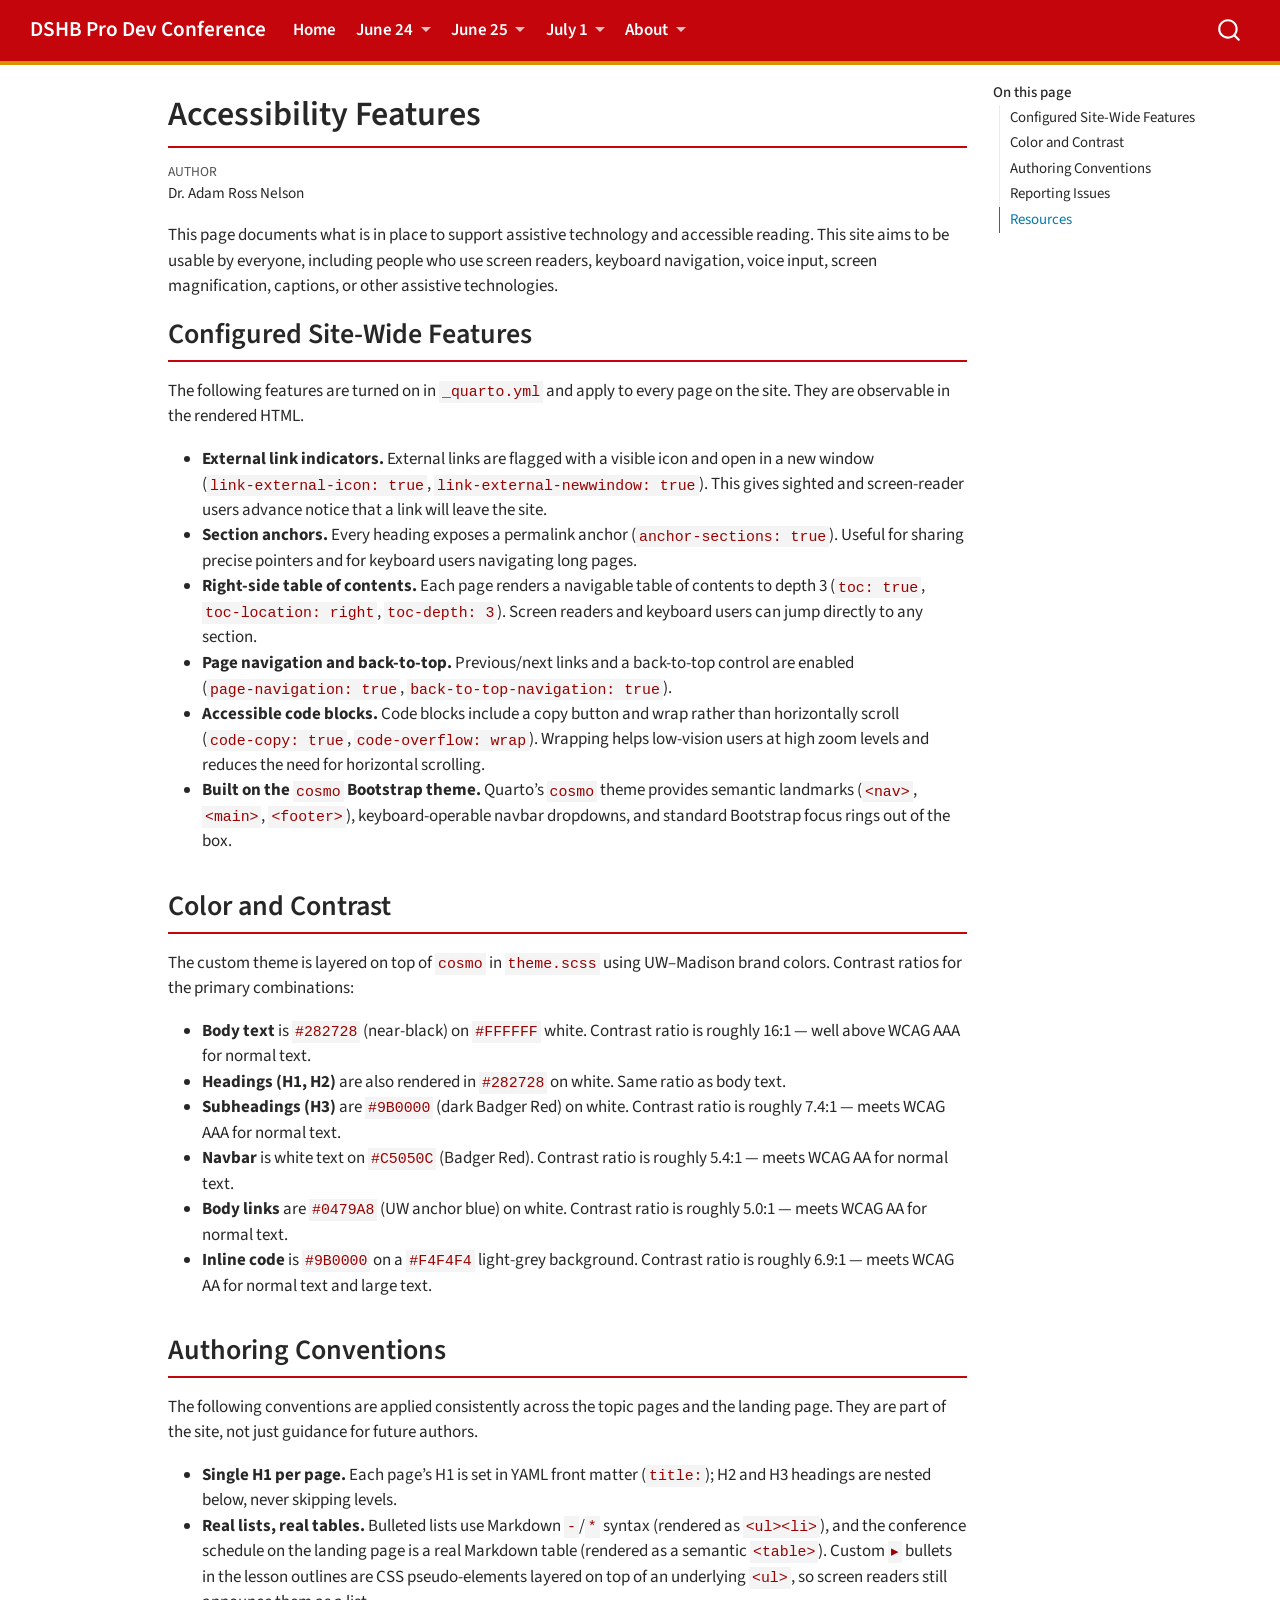
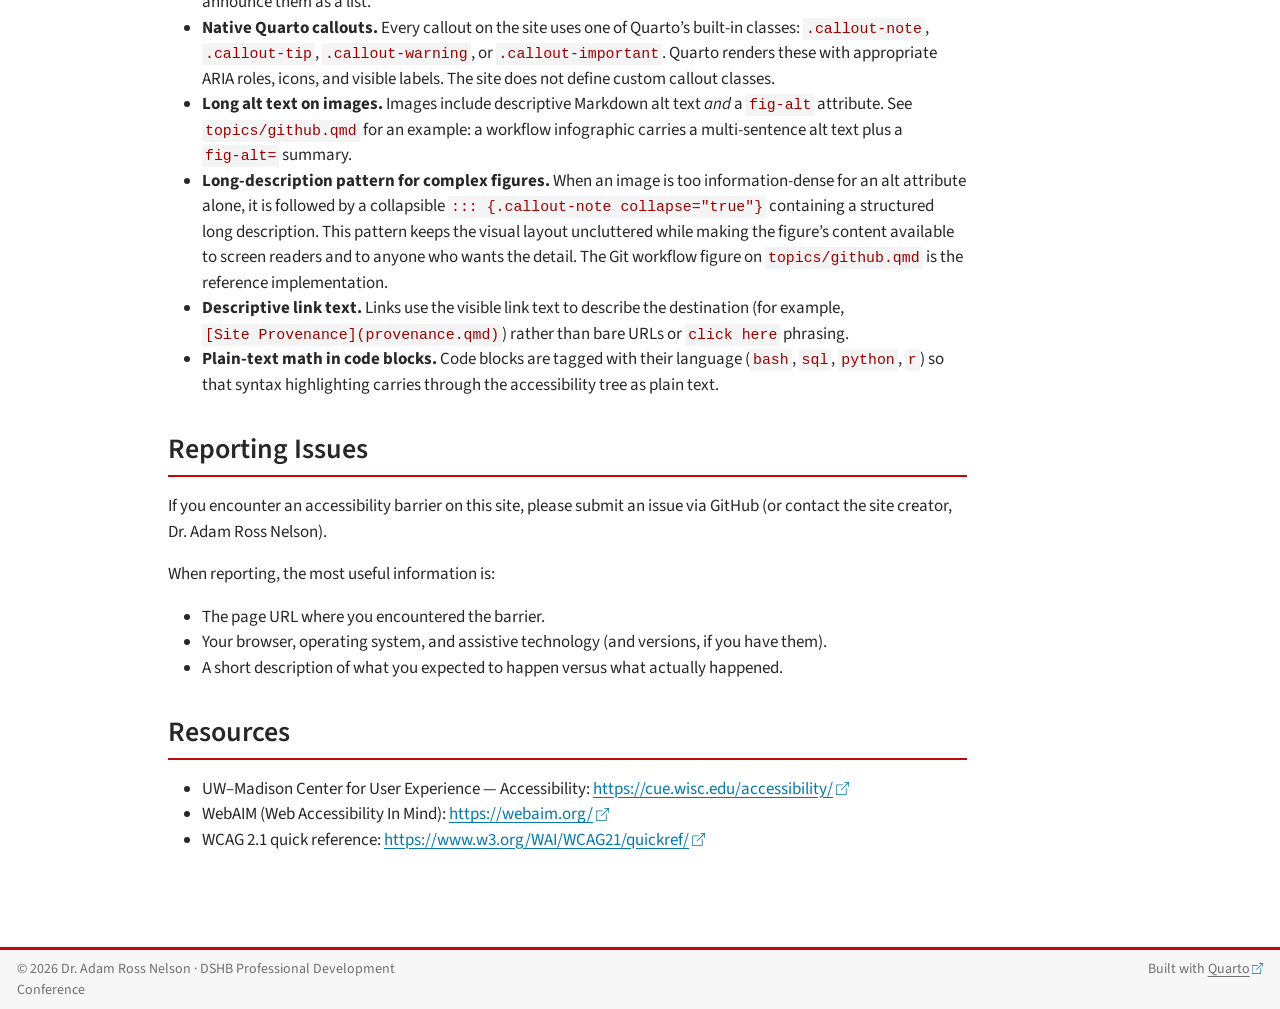
<file: accessibility.html>
<!DOCTYPE html>
<html xmlns="http://www.w3.org/1999/xhtml" lang="en" xml:lang="en"><head>

<meta charset="utf-8">
<meta name="generator" content="quarto-1.6.39">

<meta name="viewport" content="width=device-width, initial-scale=1.0, user-scalable=yes">

<meta name="author" content="Dr.&nbsp;Adam Ross Nelson">

<title>Accessibility Features – DSHB Pro Dev Conference</title>
<style>
code{white-space: pre-wrap;}
span.smallcaps{font-variant: small-caps;}
div.columns{display: flex; gap: min(4vw, 1.5em);}
div.column{flex: auto; overflow-x: auto;}
div.hanging-indent{margin-left: 1.5em; text-indent: -1.5em;}
ul.task-list{list-style: none;}
ul.task-list li input[type="checkbox"] {
  width: 0.8em;
  margin: 0 0.8em 0.2em -1em; /* quarto-specific, see https://github.com/quarto-dev/quarto-cli/issues/4556 */ 
  vertical-align: middle;
}
</style>


<script src="site_libs/quarto-nav/quarto-nav.js"></script>
<script src="site_libs/clipboard/clipboard.min.js"></script>
<script src="site_libs/quarto-search/autocomplete.umd.js"></script>
<script src="site_libs/quarto-search/fuse.min.js"></script>
<script src="site_libs/quarto-search/quarto-search.js"></script>
<meta name="quarto:offset" content="./">
<script src="site_libs/quarto-html/quarto.js"></script>
<script src="site_libs/quarto-html/popper.min.js"></script>
<script src="site_libs/quarto-html/tippy.umd.min.js"></script>
<script src="site_libs/quarto-html/anchor.min.js"></script>
<link href="site_libs/quarto-html/tippy.css" rel="stylesheet">
<link href="site_libs/quarto-html/quarto-syntax-highlighting-e26003cea8cd680ca0c55a263523d882.css" rel="stylesheet" id="quarto-text-highlighting-styles">
<script src="site_libs/bootstrap/bootstrap.min.js"></script>
<link href="site_libs/bootstrap/bootstrap-icons.css" rel="stylesheet">
<link href="site_libs/bootstrap/bootstrap-525c7c8bb0bfc85560ce7a833b1a6dbb.min.css" rel="stylesheet" append-hash="true" id="quarto-bootstrap" data-mode="light">
<script id="quarto-search-options" type="application/json">{
  "location": "navbar",
  "copy-button": false,
  "collapse-after": 3,
  "panel-placement": "end",
  "type": "overlay",
  "limit": 50,
  "keyboard-shortcut": [
    "f",
    "/",
    "s"
  ],
  "show-item-context": false,
  "language": {
    "search-no-results-text": "No results",
    "search-matching-documents-text": "matching documents",
    "search-copy-link-title": "Copy link to search",
    "search-hide-matches-text": "Hide additional matches",
    "search-more-match-text": "more match in this document",
    "search-more-matches-text": "more matches in this document",
    "search-clear-button-title": "Clear",
    "search-text-placeholder": "",
    "search-detached-cancel-button-title": "Cancel",
    "search-submit-button-title": "Submit",
    "search-label": "Search"
  }
}</script>


<link rel="stylesheet" href="styles.css">
</head>

<body class="nav-fixed">

<div id="quarto-search-results"></div>
  <header id="quarto-header" class="headroom fixed-top">
    <nav class="navbar navbar-expand-lg " data-bs-theme="dark">
      <div class="navbar-container container-fluid">
      <div class="navbar-brand-container mx-auto">
    <a class="navbar-brand" href="./index.html">
    <span class="navbar-title">DSHB Pro Dev Conference</span>
    </a>
  </div>
            <div id="quarto-search" class="" title="Search"></div>
          <button class="navbar-toggler" type="button" data-bs-toggle="collapse" data-bs-target="#navbarCollapse" aria-controls="navbarCollapse" role="menu" aria-expanded="false" aria-label="Toggle navigation" onclick="if (window.quartoToggleHeadroom) { window.quartoToggleHeadroom(); }">
  <span class="navbar-toggler-icon"></span>
</button>
          <div class="collapse navbar-collapse" id="navbarCollapse">
            <ul class="navbar-nav navbar-nav-scroll me-auto">
  <li class="nav-item">
    <a class="nav-link" href="./index.html"> 
<span class="menu-text">Home</span></a>
  </li>  
  <li class="nav-item dropdown ">
    <a class="nav-link dropdown-toggle" href="#" id="nav-menu-june-24" role="link" data-bs-toggle="dropdown" aria-expanded="false">
 <span class="menu-text">June 24</span>
    </a>
    <ul class="dropdown-menu" aria-labelledby="nav-menu-june-24">    
        <li>
    <a class="dropdown-item" href="./topics/windsurf.html">
 <span class="dropdown-text">Installing Windsurf and Getting Started with Agentic Coding</span></a>
  </li>  
        <li>
    <a class="dropdown-item" href="./topics/ollama.html">
 <span class="dropdown-text">Installing and Running a Local LLM with Ollama</span></a>
  </li>  
    </ul>
  </li>
  <li class="nav-item dropdown ">
    <a class="nav-link dropdown-toggle" href="#" id="nav-menu-june-25" role="link" data-bs-toggle="dropdown" aria-expanded="false">
 <span class="menu-text">June 25</span>
    </a>
    <ul class="dropdown-menu" aria-labelledby="nav-menu-june-25">    
        <li>
    <a class="dropdown-item" href="./topics/sql.html">
 <span class="dropdown-text">Simple Exploratory Data Analysis with SQL</span></a>
  </li>  
        <li>
    <a class="dropdown-item" href="./topics/github.html">
 <span class="dropdown-text">GitHub Refresher (Branching, Pull Requests, and More)</span></a>
  </li>  
    </ul>
  </li>
  <li class="nav-item dropdown ">
    <a class="nav-link dropdown-toggle" href="#" id="nav-menu-july-1" role="link" data-bs-toggle="dropdown" aria-expanded="false">
 <span class="menu-text">July 1</span>
    </a>
    <ul class="dropdown-menu" aria-labelledby="nav-menu-july-1">    
        <li>
    <a class="dropdown-item" href="./topics/quarto.html">
 <span class="dropdown-text">Using Quarto to Create a Simple Document</span></a>
  </li>  
        <li>
    <a class="dropdown-item" href="./topics/qualtrics.html">
 <span class="dropdown-text">Creating a Qualtrics Account and First Survey</span></a>
  </li>  
    </ul>
  </li>
  <li class="nav-item dropdown ">
    <a class="nav-link dropdown-toggle" href="#" id="nav-menu-about" role="link" data-bs-toggle="dropdown" aria-expanded="false">
 <span class="menu-text">About</span>
    </a>
    <ul class="dropdown-menu" aria-labelledby="nav-menu-about">    
        <li>
    <a class="dropdown-item" href="./about.html">
 <span class="dropdown-text">About This Microsite</span></a>
  </li>  
        <li>
    <a class="dropdown-item" href="./provenance.html">
 <span class="dropdown-text">Site Provenance</span></a>
  </li>  
        <li>
    <a class="dropdown-item" href="./maintainer-guide.html">
 <span class="dropdown-text">Maintainer Guide</span></a>
  </li>  
        <li>
    <a class="dropdown-item" href="./accessibility.html">
 <span class="dropdown-text">Accessibility Features</span></a>
  </li>  
    </ul>
  </li>
</ul>
          </div> <!-- /navcollapse -->
            <div class="quarto-navbar-tools">
</div>
      </div> <!-- /container-fluid -->
    </nav>
</header>
<!-- content -->
<div id="quarto-content" class="quarto-container page-columns page-rows-contents page-layout-article page-navbar">
<!-- sidebar -->
<!-- margin-sidebar -->
    <div id="quarto-margin-sidebar" class="sidebar margin-sidebar">
        <nav id="TOC" role="doc-toc" class="toc-active">
    <h2 id="toc-title">On this page</h2>
   
  <ul>
  <li><a href="#configured-site-wide-features" id="toc-configured-site-wide-features" class="nav-link active" data-scroll-target="#configured-site-wide-features">Configured Site-Wide Features</a></li>
  <li><a href="#color-and-contrast" id="toc-color-and-contrast" class="nav-link" data-scroll-target="#color-and-contrast">Color and Contrast</a></li>
  <li><a href="#authoring-conventions" id="toc-authoring-conventions" class="nav-link" data-scroll-target="#authoring-conventions">Authoring Conventions</a></li>
  <li><a href="#reporting-issues" id="toc-reporting-issues" class="nav-link" data-scroll-target="#reporting-issues">Reporting Issues</a></li>
  <li><a href="#resources" id="toc-resources" class="nav-link" data-scroll-target="#resources">Resources</a></li>
  </ul>
</nav>
    </div>
<!-- main -->
<main class="content" id="quarto-document-content">

<header id="title-block-header" class="quarto-title-block default">
<div class="quarto-title">
<h1 class="title">Accessibility Features</h1>
</div>



<div class="quarto-title-meta">

    <div>
    <div class="quarto-title-meta-heading">Author</div>
    <div class="quarto-title-meta-contents">
             <p>Dr.&nbsp;Adam Ross Nelson </p>
          </div>
  </div>
    
  
    
  </div>
  


</header>


<p>This page documents what is in place to support assistive technology and accessible reading. This site aims to be usable by everyone, including people who use screen readers, keyboard navigation, voice input, screen magnification, captions, or other assistive technologies.</p>
<section id="configured-site-wide-features" class="level2">
<h2 class="anchored" data-anchor-id="configured-site-wide-features">Configured Site-Wide Features</h2>
<p>The following features are turned on in <code>_quarto.yml</code> and apply to every page on the site. They are observable in the rendered HTML.</p>
<ul>
<li><strong>External link indicators.</strong> External links are flagged with a visible icon and open in a new window (<code>link-external-icon: true</code>, <code>link-external-newwindow: true</code>). This gives sighted and screen-reader users advance notice that a link will leave the site.</li>
<li><strong>Section anchors.</strong> Every heading exposes a permalink anchor (<code>anchor-sections: true</code>). Useful for sharing precise pointers and for keyboard users navigating long pages.</li>
<li><strong>Right-side table of contents.</strong> Each page renders a navigable table of contents to depth 3 (<code>toc: true</code>, <code>toc-location: right</code>, <code>toc-depth: 3</code>). Screen readers and keyboard users can jump directly to any section.</li>
<li><strong>Page navigation and back-to-top.</strong> Previous/next links and a back-to-top control are enabled (<code>page-navigation: true</code>, <code>back-to-top-navigation: true</code>).</li>
<li><strong>Accessible code blocks.</strong> Code blocks include a copy button and wrap rather than horizontally scroll (<code>code-copy: true</code>, <code>code-overflow: wrap</code>). Wrapping helps low-vision users at high zoom levels and reduces the need for horizontal scrolling.</li>
<li><strong>Built on the <code>cosmo</code> Bootstrap theme.</strong> Quarto’s <code>cosmo</code> theme provides semantic landmarks (<code>&lt;nav&gt;</code>, <code>&lt;main&gt;</code>, <code>&lt;footer&gt;</code>), keyboard-operable navbar dropdowns, and standard Bootstrap focus rings out of the box.</li>
</ul>
</section>
<section id="color-and-contrast" class="level2">
<h2 class="anchored" data-anchor-id="color-and-contrast">Color and Contrast</h2>
<p>The custom theme is layered on top of <code>cosmo</code> in <code>theme.scss</code> using UW–Madison brand colors. Contrast ratios for the primary combinations:</p>
<ul>
<li><strong>Body text</strong> is <code>#282728</code> (near-black) on <code>#FFFFFF</code> white. Contrast ratio is roughly 16:1 — well above WCAG AAA for normal text.</li>
<li><strong>Headings (H1, H2)</strong> are also rendered in <code>#282728</code> on white. Same ratio as body text.</li>
<li><strong>Subheadings (H3)</strong> are <code>#9B0000</code> (dark Badger Red) on white. Contrast ratio is roughly 7.4:1 — meets WCAG AAA for normal text.</li>
<li><strong>Navbar</strong> is white text on <code>#C5050C</code> (Badger Red). Contrast ratio is roughly 5.4:1 — meets WCAG AA for normal text.</li>
<li><strong>Body links</strong> are <code>#0479A8</code> (UW anchor blue) on white. Contrast ratio is roughly 5.0:1 — meets WCAG AA for normal text.</li>
<li><strong>Inline code</strong> is <code>#9B0000</code> on a <code>#F4F4F4</code> light-grey background. Contrast ratio is roughly 6.9:1 — meets WCAG AA for normal text and large text.</li>
</ul>
</section>
<section id="authoring-conventions" class="level2">
<h2 class="anchored" data-anchor-id="authoring-conventions">Authoring Conventions</h2>
<p>The following conventions are applied consistently across the topic pages and the landing page. They are part of the site, not just guidance for future authors.</p>
<ul>
<li><strong>Single H1 per page.</strong> Each page’s H1 is set in YAML front matter (<code>title:</code>); H2 and H3 headings are nested below, never skipping levels.</li>
<li><strong>Real lists, real tables.</strong> Bulleted lists use Markdown <code>-</code>/<code>*</code> syntax (rendered as <code>&lt;ul&gt;&lt;li&gt;</code>), and the conference schedule on the landing page is a real Markdown table (rendered as a semantic <code>&lt;table&gt;</code>). Custom <code>▸</code> bullets in the lesson outlines are CSS pseudo-elements layered on top of an underlying <code>&lt;ul&gt;</code>, so screen readers still announce them as a list.</li>
<li><strong>Native Quarto callouts.</strong> Every callout on the site uses one of Quarto’s built-in classes: <code>.callout-note</code>, <code>.callout-tip</code>, <code>.callout-warning</code>, or <code>.callout-important</code>. Quarto renders these with appropriate ARIA roles, icons, and visible labels. The site does not define custom callout classes.</li>
<li><strong>Long alt text on images.</strong> Images include descriptive Markdown alt text <em>and</em> a <code>fig-alt</code> attribute. See <code>topics/github.qmd</code> for an example: a workflow infographic carries a multi-sentence alt text plus a <code>fig-alt=</code> summary.</li>
<li><strong>Long-description pattern for complex figures.</strong> When an image is too information-dense for an alt attribute alone, it is followed by a collapsible <code>::: {.callout-note collapse="true"}</code> containing a structured long description. This pattern keeps the visual layout uncluttered while making the figure’s content available to screen readers and to anyone who wants the detail. The Git workflow figure on <code>topics/github.qmd</code> is the reference implementation.</li>
<li><strong>Descriptive link text.</strong> Links use the visible link text to describe the destination (for example, <code>[Site Provenance](provenance.qmd)</code>) rather than bare URLs or <code>click here</code> phrasing.</li>
<li><strong>Plain-text math in code blocks.</strong> Code blocks are tagged with their language (<code>bash</code>, <code>sql</code>, <code>python</code>, <code>r</code>) so that syntax highlighting carries through the accessibility tree as plain text.</li>
</ul>
</section>
<section id="reporting-issues" class="level2">
<h2 class="anchored" data-anchor-id="reporting-issues">Reporting Issues</h2>
<p>If you encounter an accessibility barrier on this site, please submit an issue via GitHub (or contact the site creator, Dr.&nbsp;Adam Ross Nelson).</p>
<p>When reporting, the most useful information is:</p>
<ul>
<li>The page URL where you encountered the barrier.</li>
<li>Your browser, operating system, and assistive technology (and versions, if you have them).</li>
<li>A short description of what you expected to happen versus what actually happened.</li>
</ul>
</section>
<section id="resources" class="level2">
<h2 class="anchored" data-anchor-id="resources">Resources</h2>
<ul>
<li>UW–Madison Center for User Experience — Accessibility: <a href="https://cue.wisc.edu/accessibility/" class="uri">https://cue.wisc.edu/accessibility/</a></li>
<li>WebAIM (Web Accessibility In Mind): <a href="https://webaim.org/" class="uri">https://webaim.org/</a></li>
<li>WCAG 2.1 quick reference: <a href="https://www.w3.org/WAI/WCAG21/quickref/" class="uri">https://www.w3.org/WAI/WCAG21/quickref/</a></li>
</ul>


</section>

<a onclick="window.scrollTo(0, 0); return false;" role="button" id="quarto-back-to-top"><i class="bi bi-arrow-up"></i> Back to top</a></main> <!-- /main -->
<script id="quarto-html-after-body" type="application/javascript">
window.document.addEventListener("DOMContentLoaded", function (event) {
  const toggleBodyColorMode = (bsSheetEl) => {
    const mode = bsSheetEl.getAttribute("data-mode");
    const bodyEl = window.document.querySelector("body");
    if (mode === "dark") {
      bodyEl.classList.add("quarto-dark");
      bodyEl.classList.remove("quarto-light");
    } else {
      bodyEl.classList.add("quarto-light");
      bodyEl.classList.remove("quarto-dark");
    }
  }
  const toggleBodyColorPrimary = () => {
    const bsSheetEl = window.document.querySelector("link#quarto-bootstrap");
    if (bsSheetEl) {
      toggleBodyColorMode(bsSheetEl);
    }
  }
  toggleBodyColorPrimary();  
  const icon = "";
  const anchorJS = new window.AnchorJS();
  anchorJS.options = {
    placement: 'right',
    icon: icon
  };
  anchorJS.add('.anchored');
  const isCodeAnnotation = (el) => {
    for (const clz of el.classList) {
      if (clz.startsWith('code-annotation-')) {                     
        return true;
      }
    }
    return false;
  }
  const onCopySuccess = function(e) {
    // button target
    const button = e.trigger;
    // don't keep focus
    button.blur();
    // flash "checked"
    button.classList.add('code-copy-button-checked');
    var currentTitle = button.getAttribute("title");
    button.setAttribute("title", "Copied!");
    let tooltip;
    if (window.bootstrap) {
      button.setAttribute("data-bs-toggle", "tooltip");
      button.setAttribute("data-bs-placement", "left");
      button.setAttribute("data-bs-title", "Copied!");
      tooltip = new bootstrap.Tooltip(button, 
        { trigger: "manual", 
          customClass: "code-copy-button-tooltip",
          offset: [0, -8]});
      tooltip.show();    
    }
    setTimeout(function() {
      if (tooltip) {
        tooltip.hide();
        button.removeAttribute("data-bs-title");
        button.removeAttribute("data-bs-toggle");
        button.removeAttribute("data-bs-placement");
      }
      button.setAttribute("title", currentTitle);
      button.classList.remove('code-copy-button-checked');
    }, 1000);
    // clear code selection
    e.clearSelection();
  }
  const getTextToCopy = function(trigger) {
      const codeEl = trigger.previousElementSibling.cloneNode(true);
      for (const childEl of codeEl.children) {
        if (isCodeAnnotation(childEl)) {
          childEl.remove();
        }
      }
      return codeEl.innerText;
  }
  const clipboard = new window.ClipboardJS('.code-copy-button:not([data-in-quarto-modal])', {
    text: getTextToCopy
  });
  clipboard.on('success', onCopySuccess);
  if (window.document.getElementById('quarto-embedded-source-code-modal')) {
    const clipboardModal = new window.ClipboardJS('.code-copy-button[data-in-quarto-modal]', {
      text: getTextToCopy,
      container: window.document.getElementById('quarto-embedded-source-code-modal')
    });
    clipboardModal.on('success', onCopySuccess);
  }
    var localhostRegex = new RegExp(/^(?:http|https):\/\/localhost\:?[0-9]*\//);
    var mailtoRegex = new RegExp(/^mailto:/);
      var filterRegex = new RegExp("https:\/\/adamrossnelson\.github\.io\/dshb-mock-micro\/");
    var isInternal = (href) => {
        return filterRegex.test(href) || localhostRegex.test(href) || mailtoRegex.test(href);
    }
    // Inspect non-navigation links and adorn them if external
 	var links = window.document.querySelectorAll('a[href]:not(.nav-link):not(.navbar-brand):not(.toc-action):not(.sidebar-link):not(.sidebar-item-toggle):not(.pagination-link):not(.no-external):not([aria-hidden]):not(.dropdown-item):not(.quarto-navigation-tool):not(.about-link)');
    for (var i=0; i<links.length; i++) {
      const link = links[i];
      if (!isInternal(link.href)) {
        // undo the damage that might have been done by quarto-nav.js in the case of
        // links that we want to consider external
        if (link.dataset.originalHref !== undefined) {
          link.href = link.dataset.originalHref;
        }
          // target, if specified
          link.setAttribute("target", "_blank");
          if (link.getAttribute("rel") === null) {
            link.setAttribute("rel", "noopener");
          }
          // default icon
          link.classList.add("external");
      }
    }
  function tippyHover(el, contentFn, onTriggerFn, onUntriggerFn) {
    const config = {
      allowHTML: true,
      maxWidth: 500,
      delay: 100,
      arrow: false,
      appendTo: function(el) {
          return el.parentElement;
      },
      interactive: true,
      interactiveBorder: 10,
      theme: 'quarto',
      placement: 'bottom-start',
    };
    if (contentFn) {
      config.content = contentFn;
    }
    if (onTriggerFn) {
      config.onTrigger = onTriggerFn;
    }
    if (onUntriggerFn) {
      config.onUntrigger = onUntriggerFn;
    }
    window.tippy(el, config); 
  }
  const noterefs = window.document.querySelectorAll('a[role="doc-noteref"]');
  for (var i=0; i<noterefs.length; i++) {
    const ref = noterefs[i];
    tippyHover(ref, function() {
      // use id or data attribute instead here
      let href = ref.getAttribute('data-footnote-href') || ref.getAttribute('href');
      try { href = new URL(href).hash; } catch {}
      const id = href.replace(/^#\/?/, "");
      const note = window.document.getElementById(id);
      if (note) {
        return note.innerHTML;
      } else {
        return "";
      }
    });
  }
  const xrefs = window.document.querySelectorAll('a.quarto-xref');
  const processXRef = (id, note) => {
    // Strip column container classes
    const stripColumnClz = (el) => {
      el.classList.remove("page-full", "page-columns");
      if (el.children) {
        for (const child of el.children) {
          stripColumnClz(child);
        }
      }
    }
    stripColumnClz(note)
    if (id === null || id.startsWith('sec-')) {
      // Special case sections, only their first couple elements
      const container = document.createElement("div");
      if (note.children && note.children.length > 2) {
        container.appendChild(note.children[0].cloneNode(true));
        for (let i = 1; i < note.children.length; i++) {
          const child = note.children[i];
          if (child.tagName === "P" && child.innerText === "") {
            continue;
          } else {
            container.appendChild(child.cloneNode(true));
            break;
          }
        }
        if (window.Quarto?.typesetMath) {
          window.Quarto.typesetMath(container);
        }
        return container.innerHTML
      } else {
        if (window.Quarto?.typesetMath) {
          window.Quarto.typesetMath(note);
        }
        return note.innerHTML;
      }
    } else {
      // Remove any anchor links if they are present
      const anchorLink = note.querySelector('a.anchorjs-link');
      if (anchorLink) {
        anchorLink.remove();
      }
      if (window.Quarto?.typesetMath) {
        window.Quarto.typesetMath(note);
      }
      if (note.classList.contains("callout")) {
        return note.outerHTML;
      } else {
        return note.innerHTML;
      }
    }
  }
  for (var i=0; i<xrefs.length; i++) {
    const xref = xrefs[i];
    tippyHover(xref, undefined, function(instance) {
      instance.disable();
      let url = xref.getAttribute('href');
      let hash = undefined; 
      if (url.startsWith('#')) {
        hash = url;
      } else {
        try { hash = new URL(url).hash; } catch {}
      }
      if (hash) {
        const id = hash.replace(/^#\/?/, "");
        const note = window.document.getElementById(id);
        if (note !== null) {
          try {
            const html = processXRef(id, note.cloneNode(true));
            instance.setContent(html);
          } finally {
            instance.enable();
            instance.show();
          }
        } else {
          // See if we can fetch this
          fetch(url.split('#')[0])
          .then(res => res.text())
          .then(html => {
            const parser = new DOMParser();
            const htmlDoc = parser.parseFromString(html, "text/html");
            const note = htmlDoc.getElementById(id);
            if (note !== null) {
              const html = processXRef(id, note);
              instance.setContent(html);
            } 
          }).finally(() => {
            instance.enable();
            instance.show();
          });
        }
      } else {
        // See if we can fetch a full url (with no hash to target)
        // This is a special case and we should probably do some content thinning / targeting
        fetch(url)
        .then(res => res.text())
        .then(html => {
          const parser = new DOMParser();
          const htmlDoc = parser.parseFromString(html, "text/html");
          const note = htmlDoc.querySelector('main.content');
          if (note !== null) {
            // This should only happen for chapter cross references
            // (since there is no id in the URL)
            // remove the first header
            if (note.children.length > 0 && note.children[0].tagName === "HEADER") {
              note.children[0].remove();
            }
            const html = processXRef(null, note);
            instance.setContent(html);
          } 
        }).finally(() => {
          instance.enable();
          instance.show();
        });
      }
    }, function(instance) {
    });
  }
      let selectedAnnoteEl;
      const selectorForAnnotation = ( cell, annotation) => {
        let cellAttr = 'data-code-cell="' + cell + '"';
        let lineAttr = 'data-code-annotation="' +  annotation + '"';
        const selector = 'span[' + cellAttr + '][' + lineAttr + ']';
        return selector;
      }
      const selectCodeLines = (annoteEl) => {
        const doc = window.document;
        const targetCell = annoteEl.getAttribute("data-target-cell");
        const targetAnnotation = annoteEl.getAttribute("data-target-annotation");
        const annoteSpan = window.document.querySelector(selectorForAnnotation(targetCell, targetAnnotation));
        const lines = annoteSpan.getAttribute("data-code-lines").split(",");
        const lineIds = lines.map((line) => {
          return targetCell + "-" + line;
        })
        let top = null;
        let height = null;
        let parent = null;
        if (lineIds.length > 0) {
            //compute the position of the single el (top and bottom and make a div)
            const el = window.document.getElementById(lineIds[0]);
            top = el.offsetTop;
            height = el.offsetHeight;
            parent = el.parentElement.parentElement;
          if (lineIds.length > 1) {
            const lastEl = window.document.getElementById(lineIds[lineIds.length - 1]);
            const bottom = lastEl.offsetTop + lastEl.offsetHeight;
            height = bottom - top;
          }
          if (top !== null && height !== null && parent !== null) {
            // cook up a div (if necessary) and position it 
            let div = window.document.getElementById("code-annotation-line-highlight");
            if (div === null) {
              div = window.document.createElement("div");
              div.setAttribute("id", "code-annotation-line-highlight");
              div.style.position = 'absolute';
              parent.appendChild(div);
            }
            div.style.top = top - 2 + "px";
            div.style.height = height + 4 + "px";
            div.style.left = 0;
            let gutterDiv = window.document.getElementById("code-annotation-line-highlight-gutter");
            if (gutterDiv === null) {
              gutterDiv = window.document.createElement("div");
              gutterDiv.setAttribute("id", "code-annotation-line-highlight-gutter");
              gutterDiv.style.position = 'absolute';
              const codeCell = window.document.getElementById(targetCell);
              const gutter = codeCell.querySelector('.code-annotation-gutter');
              gutter.appendChild(gutterDiv);
            }
            gutterDiv.style.top = top - 2 + "px";
            gutterDiv.style.height = height + 4 + "px";
          }
          selectedAnnoteEl = annoteEl;
        }
      };
      const unselectCodeLines = () => {
        const elementsIds = ["code-annotation-line-highlight", "code-annotation-line-highlight-gutter"];
        elementsIds.forEach((elId) => {
          const div = window.document.getElementById(elId);
          if (div) {
            div.remove();
          }
        });
        selectedAnnoteEl = undefined;
      };
        // Handle positioning of the toggle
    window.addEventListener(
      "resize",
      throttle(() => {
        elRect = undefined;
        if (selectedAnnoteEl) {
          selectCodeLines(selectedAnnoteEl);
        }
      }, 10)
    );
    function throttle(fn, ms) {
    let throttle = false;
    let timer;
      return (...args) => {
        if(!throttle) { // first call gets through
            fn.apply(this, args);
            throttle = true;
        } else { // all the others get throttled
            if(timer) clearTimeout(timer); // cancel #2
            timer = setTimeout(() => {
              fn.apply(this, args);
              timer = throttle = false;
            }, ms);
        }
      };
    }
      // Attach click handler to the DT
      const annoteDls = window.document.querySelectorAll('dt[data-target-cell]');
      for (const annoteDlNode of annoteDls) {
        annoteDlNode.addEventListener('click', (event) => {
          const clickedEl = event.target;
          if (clickedEl !== selectedAnnoteEl) {
            unselectCodeLines();
            const activeEl = window.document.querySelector('dt[data-target-cell].code-annotation-active');
            if (activeEl) {
              activeEl.classList.remove('code-annotation-active');
            }
            selectCodeLines(clickedEl);
            clickedEl.classList.add('code-annotation-active');
          } else {
            // Unselect the line
            unselectCodeLines();
            clickedEl.classList.remove('code-annotation-active');
          }
        });
      }
  const findCites = (el) => {
    const parentEl = el.parentElement;
    if (parentEl) {
      const cites = parentEl.dataset.cites;
      if (cites) {
        return {
          el,
          cites: cites.split(' ')
        };
      } else {
        return findCites(el.parentElement)
      }
    } else {
      return undefined;
    }
  };
  var bibliorefs = window.document.querySelectorAll('a[role="doc-biblioref"]');
  for (var i=0; i<bibliorefs.length; i++) {
    const ref = bibliorefs[i];
    const citeInfo = findCites(ref);
    if (citeInfo) {
      tippyHover(citeInfo.el, function() {
        var popup = window.document.createElement('div');
        citeInfo.cites.forEach(function(cite) {
          var citeDiv = window.document.createElement('div');
          citeDiv.classList.add('hanging-indent');
          citeDiv.classList.add('csl-entry');
          var biblioDiv = window.document.getElementById('ref-' + cite);
          if (biblioDiv) {
            citeDiv.innerHTML = biblioDiv.innerHTML;
          }
          popup.appendChild(citeDiv);
        });
        return popup.innerHTML;
      });
    }
  }
});
</script>
</div> <!-- /content -->
<footer class="footer">
  <div class="nav-footer">
    <div class="nav-footer-left">
<p>© 2026 Dr.&nbsp;Adam Ross Nelson · DSHB Professional Development Conference</p>
</div>   
    <div class="nav-footer-center">
      &nbsp;
    </div>
    <div class="nav-footer-right">
<p>Built with <a href="https://quarto.org/">Quarto</a></p>
</div>
  </div>
</footer>




</body></html>
</file>
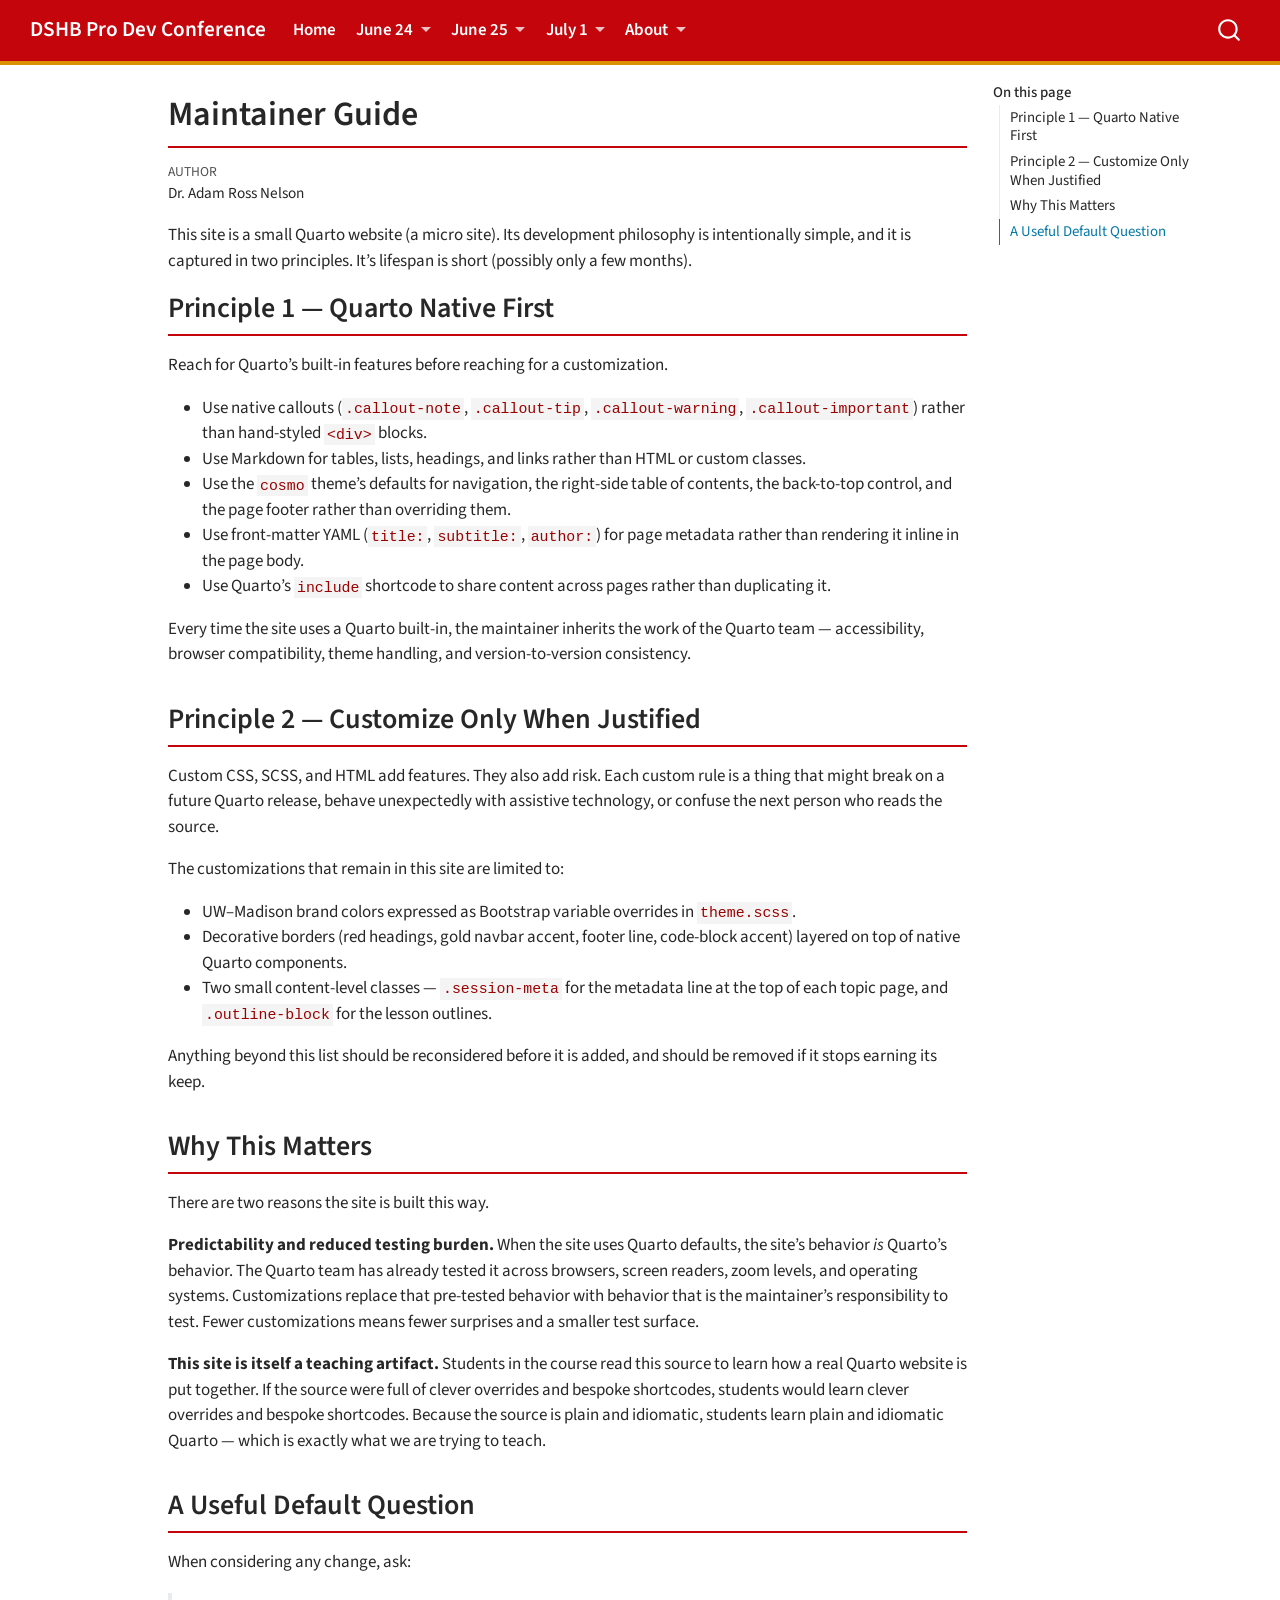
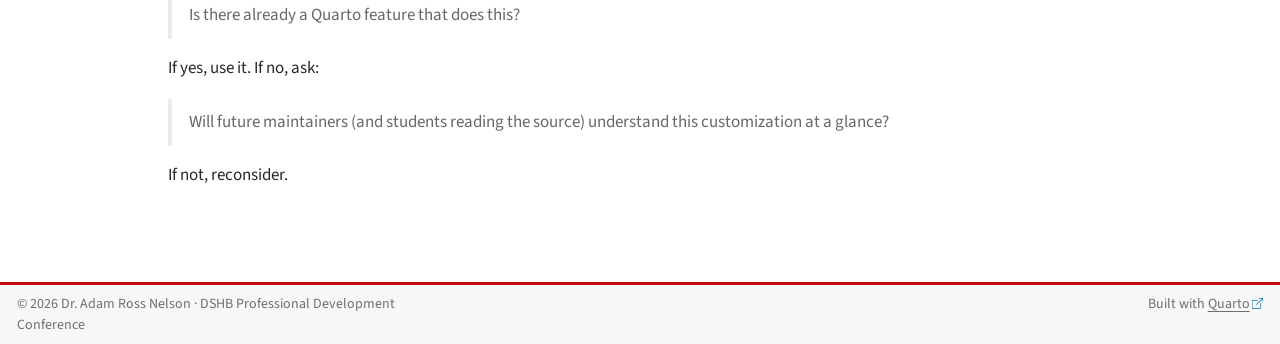
<file: maintainer-guide.html>
<!DOCTYPE html>
<html xmlns="http://www.w3.org/1999/xhtml" lang="en" xml:lang="en"><head>

<meta charset="utf-8">
<meta name="generator" content="quarto-1.6.39">

<meta name="viewport" content="width=device-width, initial-scale=1.0, user-scalable=yes">

<meta name="author" content="Dr.&nbsp;Adam Ross Nelson">

<title>Maintainer Guide – DSHB Pro Dev Conference</title>
<style>
code{white-space: pre-wrap;}
span.smallcaps{font-variant: small-caps;}
div.columns{display: flex; gap: min(4vw, 1.5em);}
div.column{flex: auto; overflow-x: auto;}
div.hanging-indent{margin-left: 1.5em; text-indent: -1.5em;}
ul.task-list{list-style: none;}
ul.task-list li input[type="checkbox"] {
  width: 0.8em;
  margin: 0 0.8em 0.2em -1em; /* quarto-specific, see https://github.com/quarto-dev/quarto-cli/issues/4556 */ 
  vertical-align: middle;
}
</style>


<script src="site_libs/quarto-nav/quarto-nav.js"></script>
<script src="site_libs/clipboard/clipboard.min.js"></script>
<script src="site_libs/quarto-search/autocomplete.umd.js"></script>
<script src="site_libs/quarto-search/fuse.min.js"></script>
<script src="site_libs/quarto-search/quarto-search.js"></script>
<meta name="quarto:offset" content="./">
<script src="site_libs/quarto-html/quarto.js"></script>
<script src="site_libs/quarto-html/popper.min.js"></script>
<script src="site_libs/quarto-html/tippy.umd.min.js"></script>
<script src="site_libs/quarto-html/anchor.min.js"></script>
<link href="site_libs/quarto-html/tippy.css" rel="stylesheet">
<link href="site_libs/quarto-html/quarto-syntax-highlighting-e26003cea8cd680ca0c55a263523d882.css" rel="stylesheet" id="quarto-text-highlighting-styles">
<script src="site_libs/bootstrap/bootstrap.min.js"></script>
<link href="site_libs/bootstrap/bootstrap-icons.css" rel="stylesheet">
<link href="site_libs/bootstrap/bootstrap-525c7c8bb0bfc85560ce7a833b1a6dbb.min.css" rel="stylesheet" append-hash="true" id="quarto-bootstrap" data-mode="light">
<script id="quarto-search-options" type="application/json">{
  "location": "navbar",
  "copy-button": false,
  "collapse-after": 3,
  "panel-placement": "end",
  "type": "overlay",
  "limit": 50,
  "keyboard-shortcut": [
    "f",
    "/",
    "s"
  ],
  "show-item-context": false,
  "language": {
    "search-no-results-text": "No results",
    "search-matching-documents-text": "matching documents",
    "search-copy-link-title": "Copy link to search",
    "search-hide-matches-text": "Hide additional matches",
    "search-more-match-text": "more match in this document",
    "search-more-matches-text": "more matches in this document",
    "search-clear-button-title": "Clear",
    "search-text-placeholder": "",
    "search-detached-cancel-button-title": "Cancel",
    "search-submit-button-title": "Submit",
    "search-label": "Search"
  }
}</script>


<link rel="stylesheet" href="styles.css">
</head>

<body class="nav-fixed">

<div id="quarto-search-results"></div>
  <header id="quarto-header" class="headroom fixed-top">
    <nav class="navbar navbar-expand-lg " data-bs-theme="dark">
      <div class="navbar-container container-fluid">
      <div class="navbar-brand-container mx-auto">
    <a class="navbar-brand" href="./index.html">
    <span class="navbar-title">DSHB Pro Dev Conference</span>
    </a>
  </div>
            <div id="quarto-search" class="" title="Search"></div>
          <button class="navbar-toggler" type="button" data-bs-toggle="collapse" data-bs-target="#navbarCollapse" aria-controls="navbarCollapse" role="menu" aria-expanded="false" aria-label="Toggle navigation" onclick="if (window.quartoToggleHeadroom) { window.quartoToggleHeadroom(); }">
  <span class="navbar-toggler-icon"></span>
</button>
          <div class="collapse navbar-collapse" id="navbarCollapse">
            <ul class="navbar-nav navbar-nav-scroll me-auto">
  <li class="nav-item">
    <a class="nav-link" href="./index.html"> 
<span class="menu-text">Home</span></a>
  </li>  
  <li class="nav-item dropdown ">
    <a class="nav-link dropdown-toggle" href="#" id="nav-menu-june-24" role="link" data-bs-toggle="dropdown" aria-expanded="false">
 <span class="menu-text">June 24</span>
    </a>
    <ul class="dropdown-menu" aria-labelledby="nav-menu-june-24">    
        <li>
    <a class="dropdown-item" href="./topics/windsurf.html">
 <span class="dropdown-text">Installing Windsurf and Getting Started with Agentic Coding</span></a>
  </li>  
        <li>
    <a class="dropdown-item" href="./topics/ollama.html">
 <span class="dropdown-text">Installing and Running a Local LLM with Ollama</span></a>
  </li>  
    </ul>
  </li>
  <li class="nav-item dropdown ">
    <a class="nav-link dropdown-toggle" href="#" id="nav-menu-june-25" role="link" data-bs-toggle="dropdown" aria-expanded="false">
 <span class="menu-text">June 25</span>
    </a>
    <ul class="dropdown-menu" aria-labelledby="nav-menu-june-25">    
        <li>
    <a class="dropdown-item" href="./topics/sql.html">
 <span class="dropdown-text">Simple Exploratory Data Analysis with SQL</span></a>
  </li>  
        <li>
    <a class="dropdown-item" href="./topics/github.html">
 <span class="dropdown-text">GitHub Refresher (Branching, Pull Requests, and More)</span></a>
  </li>  
    </ul>
  </li>
  <li class="nav-item dropdown ">
    <a class="nav-link dropdown-toggle" href="#" id="nav-menu-july-1" role="link" data-bs-toggle="dropdown" aria-expanded="false">
 <span class="menu-text">July 1</span>
    </a>
    <ul class="dropdown-menu" aria-labelledby="nav-menu-july-1">    
        <li>
    <a class="dropdown-item" href="./topics/quarto.html">
 <span class="dropdown-text">Using Quarto to Create a Simple Document</span></a>
  </li>  
        <li>
    <a class="dropdown-item" href="./topics/qualtrics.html">
 <span class="dropdown-text">Creating a Qualtrics Account and First Survey</span></a>
  </li>  
    </ul>
  </li>
  <li class="nav-item dropdown ">
    <a class="nav-link dropdown-toggle" href="#" id="nav-menu-about" role="link" data-bs-toggle="dropdown" aria-expanded="false">
 <span class="menu-text">About</span>
    </a>
    <ul class="dropdown-menu" aria-labelledby="nav-menu-about">    
        <li>
    <a class="dropdown-item" href="./about.html">
 <span class="dropdown-text">About This Microsite</span></a>
  </li>  
        <li>
    <a class="dropdown-item" href="./provenance.html">
 <span class="dropdown-text">Site Provenance</span></a>
  </li>  
        <li>
    <a class="dropdown-item" href="./maintainer-guide.html">
 <span class="dropdown-text">Maintainer Guide</span></a>
  </li>  
        <li>
    <a class="dropdown-item" href="./accessibility.html">
 <span class="dropdown-text">Accessibility Features</span></a>
  </li>  
    </ul>
  </li>
</ul>
          </div> <!-- /navcollapse -->
            <div class="quarto-navbar-tools">
</div>
      </div> <!-- /container-fluid -->
    </nav>
</header>
<!-- content -->
<div id="quarto-content" class="quarto-container page-columns page-rows-contents page-layout-article page-navbar">
<!-- sidebar -->
<!-- margin-sidebar -->
    <div id="quarto-margin-sidebar" class="sidebar margin-sidebar">
        <nav id="TOC" role="doc-toc" class="toc-active">
    <h2 id="toc-title">On this page</h2>
   
  <ul>
  <li><a href="#principle-1-quarto-native-first" id="toc-principle-1-quarto-native-first" class="nav-link active" data-scroll-target="#principle-1-quarto-native-first">Principle 1 — Quarto Native First</a></li>
  <li><a href="#principle-2-customize-only-when-justified" id="toc-principle-2-customize-only-when-justified" class="nav-link" data-scroll-target="#principle-2-customize-only-when-justified">Principle 2 — Customize Only When Justified</a></li>
  <li><a href="#why-this-matters" id="toc-why-this-matters" class="nav-link" data-scroll-target="#why-this-matters">Why This Matters</a></li>
  <li><a href="#a-useful-default-question" id="toc-a-useful-default-question" class="nav-link" data-scroll-target="#a-useful-default-question">A Useful Default Question</a></li>
  </ul>
</nav>
    </div>
<!-- main -->
<main class="content" id="quarto-document-content">

<header id="title-block-header" class="quarto-title-block default">
<div class="quarto-title">
<h1 class="title">Maintainer Guide</h1>
</div>



<div class="quarto-title-meta">

    <div>
    <div class="quarto-title-meta-heading">Author</div>
    <div class="quarto-title-meta-contents">
             <p>Dr.&nbsp;Adam Ross Nelson </p>
          </div>
  </div>
    
  
    
  </div>
  


</header>


<p>This site is a small Quarto website (a micro site). Its development philosophy is intentionally simple, and it is captured in two principles. It’s lifespan is short (possibly only a few months).</p>
<section id="principle-1-quarto-native-first" class="level2">
<h2 class="anchored" data-anchor-id="principle-1-quarto-native-first">Principle 1 — Quarto Native First</h2>
<p>Reach for Quarto’s built-in features before reaching for a customization.</p>
<ul>
<li>Use native callouts (<code>.callout-note</code>, <code>.callout-tip</code>, <code>.callout-warning</code>, <code>.callout-important</code>) rather than hand-styled <code>&lt;div&gt;</code> blocks.</li>
<li>Use Markdown for tables, lists, headings, and links rather than HTML or custom classes.</li>
<li>Use the <code>cosmo</code> theme’s defaults for navigation, the right-side table of contents, the back-to-top control, and the page footer rather than overriding them.</li>
<li>Use front-matter YAML (<code>title:</code>, <code>subtitle:</code>, <code>author:</code>) for page metadata rather than rendering it inline in the page body.</li>
<li>Use Quarto’s <code>include</code> shortcode to share content across pages rather than duplicating it.</li>
</ul>
<p>Every time the site uses a Quarto built-in, the maintainer inherits the work of the Quarto team — accessibility, browser compatibility, theme handling, and version-to-version consistency.</p>
</section>
<section id="principle-2-customize-only-when-justified" class="level2">
<h2 class="anchored" data-anchor-id="principle-2-customize-only-when-justified">Principle 2 — Customize Only When Justified</h2>
<p>Custom CSS, SCSS, and HTML add features. They also add risk. Each custom rule is a thing that might break on a future Quarto release, behave unexpectedly with assistive technology, or confuse the next person who reads the source.</p>
<p>The customizations that remain in this site are limited to:</p>
<ul>
<li>UW–Madison brand colors expressed as Bootstrap variable overrides in <code>theme.scss</code>.</li>
<li>Decorative borders (red headings, gold navbar accent, footer line, code-block accent) layered on top of native Quarto components.</li>
<li>Two small content-level classes — <code>.session-meta</code> for the metadata line at the top of each topic page, and <code>.outline-block</code> for the lesson outlines.</li>
</ul>
<p>Anything beyond this list should be reconsidered before it is added, and should be removed if it stops earning its keep.</p>
</section>
<section id="why-this-matters" class="level2">
<h2 class="anchored" data-anchor-id="why-this-matters">Why This Matters</h2>
<p>There are two reasons the site is built this way.</p>
<p><strong>Predictability and reduced testing burden.</strong> When the site uses Quarto defaults, the site’s behavior <em>is</em> Quarto’s behavior. The Quarto team has already tested it across browsers, screen readers, zoom levels, and operating systems. Customizations replace that pre-tested behavior with behavior that is the maintainer’s responsibility to test. Fewer customizations means fewer surprises and a smaller test surface.</p>
<p><strong>This site is itself a teaching artifact.</strong> Students in the course read this source to learn how a real Quarto website is put together. If the source were full of clever overrides and bespoke shortcodes, students would learn clever overrides and bespoke shortcodes. Because the source is plain and idiomatic, students learn plain and idiomatic Quarto — which is exactly what we are trying to teach.</p>
</section>
<section id="a-useful-default-question" class="level2">
<h2 class="anchored" data-anchor-id="a-useful-default-question">A Useful Default Question</h2>
<p>When considering any change, ask:</p>
<blockquote class="blockquote">
<p>Is there already a Quarto feature that does this?</p>
</blockquote>
<p>If yes, use it. If no, ask:</p>
<blockquote class="blockquote">
<p>Will future maintainers (and students reading the source) understand this customization at a glance?</p>
</blockquote>
<p>If not, reconsider.</p>


</section>

<a onclick="window.scrollTo(0, 0); return false;" role="button" id="quarto-back-to-top"><i class="bi bi-arrow-up"></i> Back to top</a></main> <!-- /main -->
<script id="quarto-html-after-body" type="application/javascript">
window.document.addEventListener("DOMContentLoaded", function (event) {
  const toggleBodyColorMode = (bsSheetEl) => {
    const mode = bsSheetEl.getAttribute("data-mode");
    const bodyEl = window.document.querySelector("body");
    if (mode === "dark") {
      bodyEl.classList.add("quarto-dark");
      bodyEl.classList.remove("quarto-light");
    } else {
      bodyEl.classList.add("quarto-light");
      bodyEl.classList.remove("quarto-dark");
    }
  }
  const toggleBodyColorPrimary = () => {
    const bsSheetEl = window.document.querySelector("link#quarto-bootstrap");
    if (bsSheetEl) {
      toggleBodyColorMode(bsSheetEl);
    }
  }
  toggleBodyColorPrimary();  
  const icon = "";
  const anchorJS = new window.AnchorJS();
  anchorJS.options = {
    placement: 'right',
    icon: icon
  };
  anchorJS.add('.anchored');
  const isCodeAnnotation = (el) => {
    for (const clz of el.classList) {
      if (clz.startsWith('code-annotation-')) {                     
        return true;
      }
    }
    return false;
  }
  const onCopySuccess = function(e) {
    // button target
    const button = e.trigger;
    // don't keep focus
    button.blur();
    // flash "checked"
    button.classList.add('code-copy-button-checked');
    var currentTitle = button.getAttribute("title");
    button.setAttribute("title", "Copied!");
    let tooltip;
    if (window.bootstrap) {
      button.setAttribute("data-bs-toggle", "tooltip");
      button.setAttribute("data-bs-placement", "left");
      button.setAttribute("data-bs-title", "Copied!");
      tooltip = new bootstrap.Tooltip(button, 
        { trigger: "manual", 
          customClass: "code-copy-button-tooltip",
          offset: [0, -8]});
      tooltip.show();    
    }
    setTimeout(function() {
      if (tooltip) {
        tooltip.hide();
        button.removeAttribute("data-bs-title");
        button.removeAttribute("data-bs-toggle");
        button.removeAttribute("data-bs-placement");
      }
      button.setAttribute("title", currentTitle);
      button.classList.remove('code-copy-button-checked');
    }, 1000);
    // clear code selection
    e.clearSelection();
  }
  const getTextToCopy = function(trigger) {
      const codeEl = trigger.previousElementSibling.cloneNode(true);
      for (const childEl of codeEl.children) {
        if (isCodeAnnotation(childEl)) {
          childEl.remove();
        }
      }
      return codeEl.innerText;
  }
  const clipboard = new window.ClipboardJS('.code-copy-button:not([data-in-quarto-modal])', {
    text: getTextToCopy
  });
  clipboard.on('success', onCopySuccess);
  if (window.document.getElementById('quarto-embedded-source-code-modal')) {
    const clipboardModal = new window.ClipboardJS('.code-copy-button[data-in-quarto-modal]', {
      text: getTextToCopy,
      container: window.document.getElementById('quarto-embedded-source-code-modal')
    });
    clipboardModal.on('success', onCopySuccess);
  }
    var localhostRegex = new RegExp(/^(?:http|https):\/\/localhost\:?[0-9]*\//);
    var mailtoRegex = new RegExp(/^mailto:/);
      var filterRegex = new RegExp("https:\/\/adamrossnelson\.github\.io\/dshb-mock-micro\/");
    var isInternal = (href) => {
        return filterRegex.test(href) || localhostRegex.test(href) || mailtoRegex.test(href);
    }
    // Inspect non-navigation links and adorn them if external
 	var links = window.document.querySelectorAll('a[href]:not(.nav-link):not(.navbar-brand):not(.toc-action):not(.sidebar-link):not(.sidebar-item-toggle):not(.pagination-link):not(.no-external):not([aria-hidden]):not(.dropdown-item):not(.quarto-navigation-tool):not(.about-link)');
    for (var i=0; i<links.length; i++) {
      const link = links[i];
      if (!isInternal(link.href)) {
        // undo the damage that might have been done by quarto-nav.js in the case of
        // links that we want to consider external
        if (link.dataset.originalHref !== undefined) {
          link.href = link.dataset.originalHref;
        }
          // target, if specified
          link.setAttribute("target", "_blank");
          if (link.getAttribute("rel") === null) {
            link.setAttribute("rel", "noopener");
          }
          // default icon
          link.classList.add("external");
      }
    }
  function tippyHover(el, contentFn, onTriggerFn, onUntriggerFn) {
    const config = {
      allowHTML: true,
      maxWidth: 500,
      delay: 100,
      arrow: false,
      appendTo: function(el) {
          return el.parentElement;
      },
      interactive: true,
      interactiveBorder: 10,
      theme: 'quarto',
      placement: 'bottom-start',
    };
    if (contentFn) {
      config.content = contentFn;
    }
    if (onTriggerFn) {
      config.onTrigger = onTriggerFn;
    }
    if (onUntriggerFn) {
      config.onUntrigger = onUntriggerFn;
    }
    window.tippy(el, config); 
  }
  const noterefs = window.document.querySelectorAll('a[role="doc-noteref"]');
  for (var i=0; i<noterefs.length; i++) {
    const ref = noterefs[i];
    tippyHover(ref, function() {
      // use id or data attribute instead here
      let href = ref.getAttribute('data-footnote-href') || ref.getAttribute('href');
      try { href = new URL(href).hash; } catch {}
      const id = href.replace(/^#\/?/, "");
      const note = window.document.getElementById(id);
      if (note) {
        return note.innerHTML;
      } else {
        return "";
      }
    });
  }
  const xrefs = window.document.querySelectorAll('a.quarto-xref');
  const processXRef = (id, note) => {
    // Strip column container classes
    const stripColumnClz = (el) => {
      el.classList.remove("page-full", "page-columns");
      if (el.children) {
        for (const child of el.children) {
          stripColumnClz(child);
        }
      }
    }
    stripColumnClz(note)
    if (id === null || id.startsWith('sec-')) {
      // Special case sections, only their first couple elements
      const container = document.createElement("div");
      if (note.children && note.children.length > 2) {
        container.appendChild(note.children[0].cloneNode(true));
        for (let i = 1; i < note.children.length; i++) {
          const child = note.children[i];
          if (child.tagName === "P" && child.innerText === "") {
            continue;
          } else {
            container.appendChild(child.cloneNode(true));
            break;
          }
        }
        if (window.Quarto?.typesetMath) {
          window.Quarto.typesetMath(container);
        }
        return container.innerHTML
      } else {
        if (window.Quarto?.typesetMath) {
          window.Quarto.typesetMath(note);
        }
        return note.innerHTML;
      }
    } else {
      // Remove any anchor links if they are present
      const anchorLink = note.querySelector('a.anchorjs-link');
      if (anchorLink) {
        anchorLink.remove();
      }
      if (window.Quarto?.typesetMath) {
        window.Quarto.typesetMath(note);
      }
      if (note.classList.contains("callout")) {
        return note.outerHTML;
      } else {
        return note.innerHTML;
      }
    }
  }
  for (var i=0; i<xrefs.length; i++) {
    const xref = xrefs[i];
    tippyHover(xref, undefined, function(instance) {
      instance.disable();
      let url = xref.getAttribute('href');
      let hash = undefined; 
      if (url.startsWith('#')) {
        hash = url;
      } else {
        try { hash = new URL(url).hash; } catch {}
      }
      if (hash) {
        const id = hash.replace(/^#\/?/, "");
        const note = window.document.getElementById(id);
        if (note !== null) {
          try {
            const html = processXRef(id, note.cloneNode(true));
            instance.setContent(html);
          } finally {
            instance.enable();
            instance.show();
          }
        } else {
          // See if we can fetch this
          fetch(url.split('#')[0])
          .then(res => res.text())
          .then(html => {
            const parser = new DOMParser();
            const htmlDoc = parser.parseFromString(html, "text/html");
            const note = htmlDoc.getElementById(id);
            if (note !== null) {
              const html = processXRef(id, note);
              instance.setContent(html);
            } 
          }).finally(() => {
            instance.enable();
            instance.show();
          });
        }
      } else {
        // See if we can fetch a full url (with no hash to target)
        // This is a special case and we should probably do some content thinning / targeting
        fetch(url)
        .then(res => res.text())
        .then(html => {
          const parser = new DOMParser();
          const htmlDoc = parser.parseFromString(html, "text/html");
          const note = htmlDoc.querySelector('main.content');
          if (note !== null) {
            // This should only happen for chapter cross references
            // (since there is no id in the URL)
            // remove the first header
            if (note.children.length > 0 && note.children[0].tagName === "HEADER") {
              note.children[0].remove();
            }
            const html = processXRef(null, note);
            instance.setContent(html);
          } 
        }).finally(() => {
          instance.enable();
          instance.show();
        });
      }
    }, function(instance) {
    });
  }
      let selectedAnnoteEl;
      const selectorForAnnotation = ( cell, annotation) => {
        let cellAttr = 'data-code-cell="' + cell + '"';
        let lineAttr = 'data-code-annotation="' +  annotation + '"';
        const selector = 'span[' + cellAttr + '][' + lineAttr + ']';
        return selector;
      }
      const selectCodeLines = (annoteEl) => {
        const doc = window.document;
        const targetCell = annoteEl.getAttribute("data-target-cell");
        const targetAnnotation = annoteEl.getAttribute("data-target-annotation");
        const annoteSpan = window.document.querySelector(selectorForAnnotation(targetCell, targetAnnotation));
        const lines = annoteSpan.getAttribute("data-code-lines").split(",");
        const lineIds = lines.map((line) => {
          return targetCell + "-" + line;
        })
        let top = null;
        let height = null;
        let parent = null;
        if (lineIds.length > 0) {
            //compute the position of the single el (top and bottom and make a div)
            const el = window.document.getElementById(lineIds[0]);
            top = el.offsetTop;
            height = el.offsetHeight;
            parent = el.parentElement.parentElement;
          if (lineIds.length > 1) {
            const lastEl = window.document.getElementById(lineIds[lineIds.length - 1]);
            const bottom = lastEl.offsetTop + lastEl.offsetHeight;
            height = bottom - top;
          }
          if (top !== null && height !== null && parent !== null) {
            // cook up a div (if necessary) and position it 
            let div = window.document.getElementById("code-annotation-line-highlight");
            if (div === null) {
              div = window.document.createElement("div");
              div.setAttribute("id", "code-annotation-line-highlight");
              div.style.position = 'absolute';
              parent.appendChild(div);
            }
            div.style.top = top - 2 + "px";
            div.style.height = height + 4 + "px";
            div.style.left = 0;
            let gutterDiv = window.document.getElementById("code-annotation-line-highlight-gutter");
            if (gutterDiv === null) {
              gutterDiv = window.document.createElement("div");
              gutterDiv.setAttribute("id", "code-annotation-line-highlight-gutter");
              gutterDiv.style.position = 'absolute';
              const codeCell = window.document.getElementById(targetCell);
              const gutter = codeCell.querySelector('.code-annotation-gutter');
              gutter.appendChild(gutterDiv);
            }
            gutterDiv.style.top = top - 2 + "px";
            gutterDiv.style.height = height + 4 + "px";
          }
          selectedAnnoteEl = annoteEl;
        }
      };
      const unselectCodeLines = () => {
        const elementsIds = ["code-annotation-line-highlight", "code-annotation-line-highlight-gutter"];
        elementsIds.forEach((elId) => {
          const div = window.document.getElementById(elId);
          if (div) {
            div.remove();
          }
        });
        selectedAnnoteEl = undefined;
      };
        // Handle positioning of the toggle
    window.addEventListener(
      "resize",
      throttle(() => {
        elRect = undefined;
        if (selectedAnnoteEl) {
          selectCodeLines(selectedAnnoteEl);
        }
      }, 10)
    );
    function throttle(fn, ms) {
    let throttle = false;
    let timer;
      return (...args) => {
        if(!throttle) { // first call gets through
            fn.apply(this, args);
            throttle = true;
        } else { // all the others get throttled
            if(timer) clearTimeout(timer); // cancel #2
            timer = setTimeout(() => {
              fn.apply(this, args);
              timer = throttle = false;
            }, ms);
        }
      };
    }
      // Attach click handler to the DT
      const annoteDls = window.document.querySelectorAll('dt[data-target-cell]');
      for (const annoteDlNode of annoteDls) {
        annoteDlNode.addEventListener('click', (event) => {
          const clickedEl = event.target;
          if (clickedEl !== selectedAnnoteEl) {
            unselectCodeLines();
            const activeEl = window.document.querySelector('dt[data-target-cell].code-annotation-active');
            if (activeEl) {
              activeEl.classList.remove('code-annotation-active');
            }
            selectCodeLines(clickedEl);
            clickedEl.classList.add('code-annotation-active');
          } else {
            // Unselect the line
            unselectCodeLines();
            clickedEl.classList.remove('code-annotation-active');
          }
        });
      }
  const findCites = (el) => {
    const parentEl = el.parentElement;
    if (parentEl) {
      const cites = parentEl.dataset.cites;
      if (cites) {
        return {
          el,
          cites: cites.split(' ')
        };
      } else {
        return findCites(el.parentElement)
      }
    } else {
      return undefined;
    }
  };
  var bibliorefs = window.document.querySelectorAll('a[role="doc-biblioref"]');
  for (var i=0; i<bibliorefs.length; i++) {
    const ref = bibliorefs[i];
    const citeInfo = findCites(ref);
    if (citeInfo) {
      tippyHover(citeInfo.el, function() {
        var popup = window.document.createElement('div');
        citeInfo.cites.forEach(function(cite) {
          var citeDiv = window.document.createElement('div');
          citeDiv.classList.add('hanging-indent');
          citeDiv.classList.add('csl-entry');
          var biblioDiv = window.document.getElementById('ref-' + cite);
          if (biblioDiv) {
            citeDiv.innerHTML = biblioDiv.innerHTML;
          }
          popup.appendChild(citeDiv);
        });
        return popup.innerHTML;
      });
    }
  }
});
</script>
</div> <!-- /content -->
<footer class="footer">
  <div class="nav-footer">
    <div class="nav-footer-left">
<p>© 2026 Dr.&nbsp;Adam Ross Nelson · DSHB Professional Development Conference</p>
</div>   
    <div class="nav-footer-center">
      &nbsp;
    </div>
    <div class="nav-footer-right">
<p>Built with <a href="https://quarto.org/">Quarto</a></p>
</div>
  </div>
</footer>




</body></html>
</file>
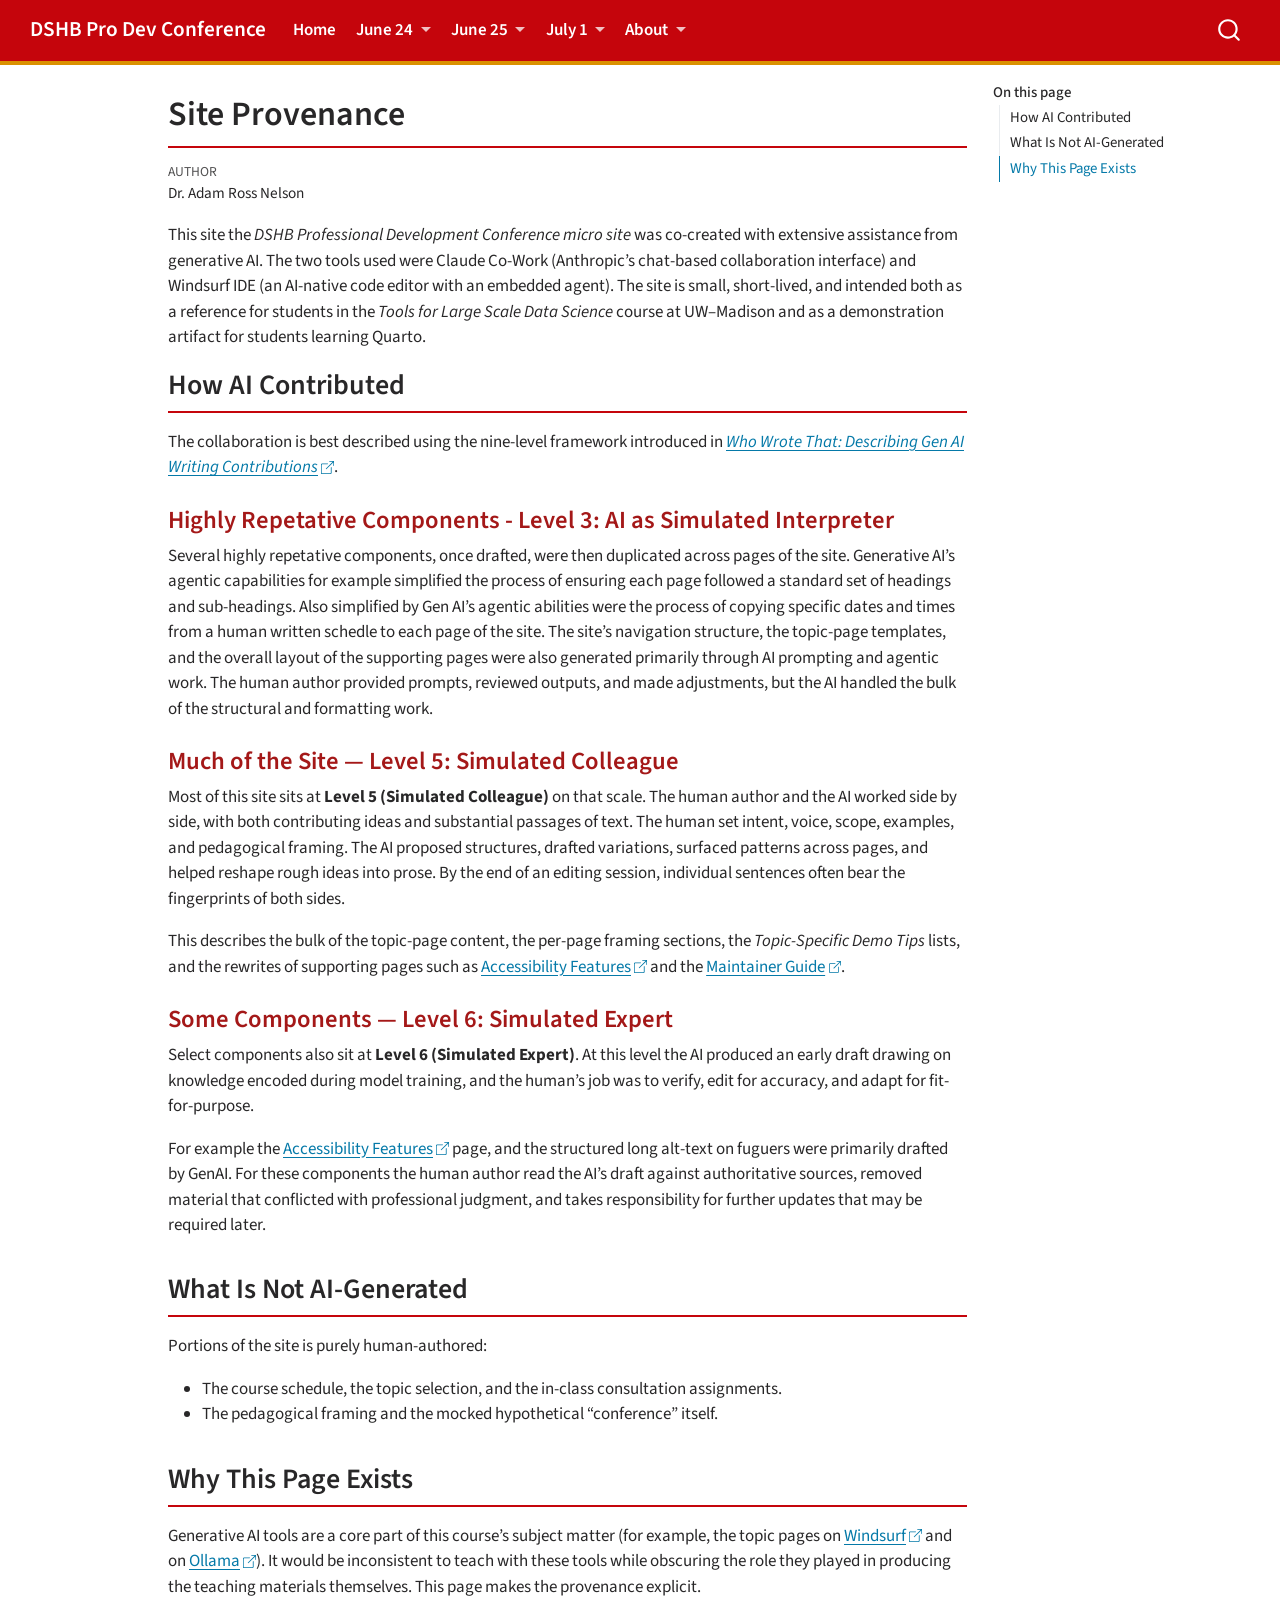
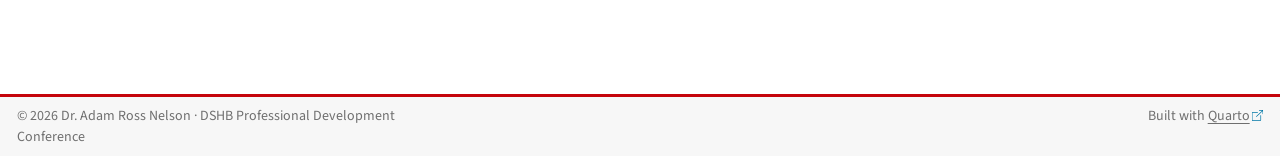
<file: provenance.html>
<!DOCTYPE html>
<html xmlns="http://www.w3.org/1999/xhtml" lang="en" xml:lang="en"><head>

<meta charset="utf-8">
<meta name="generator" content="quarto-1.6.39">

<meta name="viewport" content="width=device-width, initial-scale=1.0, user-scalable=yes">

<meta name="author" content="Dr.&nbsp;Adam Ross Nelson">

<title>Site Provenance – DSHB Pro Dev Conference</title>
<style>
code{white-space: pre-wrap;}
span.smallcaps{font-variant: small-caps;}
div.columns{display: flex; gap: min(4vw, 1.5em);}
div.column{flex: auto; overflow-x: auto;}
div.hanging-indent{margin-left: 1.5em; text-indent: -1.5em;}
ul.task-list{list-style: none;}
ul.task-list li input[type="checkbox"] {
  width: 0.8em;
  margin: 0 0.8em 0.2em -1em; /* quarto-specific, see https://github.com/quarto-dev/quarto-cli/issues/4556 */ 
  vertical-align: middle;
}
</style>


<script src="site_libs/quarto-nav/quarto-nav.js"></script>
<script src="site_libs/clipboard/clipboard.min.js"></script>
<script src="site_libs/quarto-search/autocomplete.umd.js"></script>
<script src="site_libs/quarto-search/fuse.min.js"></script>
<script src="site_libs/quarto-search/quarto-search.js"></script>
<meta name="quarto:offset" content="./">
<script src="site_libs/quarto-html/quarto.js"></script>
<script src="site_libs/quarto-html/popper.min.js"></script>
<script src="site_libs/quarto-html/tippy.umd.min.js"></script>
<script src="site_libs/quarto-html/anchor.min.js"></script>
<link href="site_libs/quarto-html/tippy.css" rel="stylesheet">
<link href="site_libs/quarto-html/quarto-syntax-highlighting-e26003cea8cd680ca0c55a263523d882.css" rel="stylesheet" id="quarto-text-highlighting-styles">
<script src="site_libs/bootstrap/bootstrap.min.js"></script>
<link href="site_libs/bootstrap/bootstrap-icons.css" rel="stylesheet">
<link href="site_libs/bootstrap/bootstrap-525c7c8bb0bfc85560ce7a833b1a6dbb.min.css" rel="stylesheet" append-hash="true" id="quarto-bootstrap" data-mode="light">
<script id="quarto-search-options" type="application/json">{
  "location": "navbar",
  "copy-button": false,
  "collapse-after": 3,
  "panel-placement": "end",
  "type": "overlay",
  "limit": 50,
  "keyboard-shortcut": [
    "f",
    "/",
    "s"
  ],
  "show-item-context": false,
  "language": {
    "search-no-results-text": "No results",
    "search-matching-documents-text": "matching documents",
    "search-copy-link-title": "Copy link to search",
    "search-hide-matches-text": "Hide additional matches",
    "search-more-match-text": "more match in this document",
    "search-more-matches-text": "more matches in this document",
    "search-clear-button-title": "Clear",
    "search-text-placeholder": "",
    "search-detached-cancel-button-title": "Cancel",
    "search-submit-button-title": "Submit",
    "search-label": "Search"
  }
}</script>


<link rel="stylesheet" href="styles.css">
</head>

<body class="nav-fixed">

<div id="quarto-search-results"></div>
  <header id="quarto-header" class="headroom fixed-top">
    <nav class="navbar navbar-expand-lg " data-bs-theme="dark">
      <div class="navbar-container container-fluid">
      <div class="navbar-brand-container mx-auto">
    <a class="navbar-brand" href="./index.html">
    <span class="navbar-title">DSHB Pro Dev Conference</span>
    </a>
  </div>
            <div id="quarto-search" class="" title="Search"></div>
          <button class="navbar-toggler" type="button" data-bs-toggle="collapse" data-bs-target="#navbarCollapse" aria-controls="navbarCollapse" role="menu" aria-expanded="false" aria-label="Toggle navigation" onclick="if (window.quartoToggleHeadroom) { window.quartoToggleHeadroom(); }">
  <span class="navbar-toggler-icon"></span>
</button>
          <div class="collapse navbar-collapse" id="navbarCollapse">
            <ul class="navbar-nav navbar-nav-scroll me-auto">
  <li class="nav-item">
    <a class="nav-link" href="./index.html"> 
<span class="menu-text">Home</span></a>
  </li>  
  <li class="nav-item dropdown ">
    <a class="nav-link dropdown-toggle" href="#" id="nav-menu-june-24" role="link" data-bs-toggle="dropdown" aria-expanded="false">
 <span class="menu-text">June 24</span>
    </a>
    <ul class="dropdown-menu" aria-labelledby="nav-menu-june-24">    
        <li>
    <a class="dropdown-item" href="./topics/windsurf.html">
 <span class="dropdown-text">Installing Windsurf and Getting Started with Agentic Coding</span></a>
  </li>  
        <li>
    <a class="dropdown-item" href="./topics/ollama.html">
 <span class="dropdown-text">Installing and Running a Local LLM with Ollama</span></a>
  </li>  
    </ul>
  </li>
  <li class="nav-item dropdown ">
    <a class="nav-link dropdown-toggle" href="#" id="nav-menu-june-25" role="link" data-bs-toggle="dropdown" aria-expanded="false">
 <span class="menu-text">June 25</span>
    </a>
    <ul class="dropdown-menu" aria-labelledby="nav-menu-june-25">    
        <li>
    <a class="dropdown-item" href="./topics/sql.html">
 <span class="dropdown-text">Simple Exploratory Data Analysis with SQL</span></a>
  </li>  
        <li>
    <a class="dropdown-item" href="./topics/github.html">
 <span class="dropdown-text">GitHub Refresher (Branching, Pull Requests, and More)</span></a>
  </li>  
    </ul>
  </li>
  <li class="nav-item dropdown ">
    <a class="nav-link dropdown-toggle" href="#" id="nav-menu-july-1" role="link" data-bs-toggle="dropdown" aria-expanded="false">
 <span class="menu-text">July 1</span>
    </a>
    <ul class="dropdown-menu" aria-labelledby="nav-menu-july-1">    
        <li>
    <a class="dropdown-item" href="./topics/quarto.html">
 <span class="dropdown-text">Using Quarto to Create a Simple Document</span></a>
  </li>  
        <li>
    <a class="dropdown-item" href="./topics/qualtrics.html">
 <span class="dropdown-text">Creating a Qualtrics Account and First Survey</span></a>
  </li>  
    </ul>
  </li>
  <li class="nav-item dropdown ">
    <a class="nav-link dropdown-toggle" href="#" id="nav-menu-about" role="link" data-bs-toggle="dropdown" aria-expanded="false">
 <span class="menu-text">About</span>
    </a>
    <ul class="dropdown-menu" aria-labelledby="nav-menu-about">    
        <li>
    <a class="dropdown-item" href="./about.html">
 <span class="dropdown-text">About This Microsite</span></a>
  </li>  
        <li>
    <a class="dropdown-item" href="./provenance.html">
 <span class="dropdown-text">Site Provenance</span></a>
  </li>  
        <li>
    <a class="dropdown-item" href="./maintainer-guide.html">
 <span class="dropdown-text">Maintainer Guide</span></a>
  </li>  
        <li>
    <a class="dropdown-item" href="./accessibility.html">
 <span class="dropdown-text">Accessibility Features</span></a>
  </li>  
    </ul>
  </li>
</ul>
          </div> <!-- /navcollapse -->
            <div class="quarto-navbar-tools">
</div>
      </div> <!-- /container-fluid -->
    </nav>
</header>
<!-- content -->
<div id="quarto-content" class="quarto-container page-columns page-rows-contents page-layout-article page-navbar">
<!-- sidebar -->
<!-- margin-sidebar -->
    <div id="quarto-margin-sidebar" class="sidebar margin-sidebar">
        <nav id="TOC" role="doc-toc" class="toc-active">
    <h2 id="toc-title">On this page</h2>
   
  <ul>
  <li><a href="#how-ai-contributed" id="toc-how-ai-contributed" class="nav-link active" data-scroll-target="#how-ai-contributed">How AI Contributed</a>
  <ul class="collapse">
  <li><a href="#highly-repetative-components---level-3-ai-as-simulated-interpreter" id="toc-highly-repetative-components---level-3-ai-as-simulated-interpreter" class="nav-link" data-scroll-target="#highly-repetative-components---level-3-ai-as-simulated-interpreter">Highly Repetative Components - Level 3: AI as Simulated Interpreter</a></li>
  <li><a href="#much-of-the-site-level-5-simulated-colleague" id="toc-much-of-the-site-level-5-simulated-colleague" class="nav-link" data-scroll-target="#much-of-the-site-level-5-simulated-colleague">Much of the Site — Level 5: Simulated Colleague</a></li>
  <li><a href="#some-components-level-6-simulated-expert" id="toc-some-components-level-6-simulated-expert" class="nav-link" data-scroll-target="#some-components-level-6-simulated-expert">Some Components — Level 6: Simulated Expert</a></li>
  </ul></li>
  <li><a href="#what-is-not-ai-generated" id="toc-what-is-not-ai-generated" class="nav-link" data-scroll-target="#what-is-not-ai-generated">What Is Not AI-Generated</a></li>
  <li><a href="#why-this-page-exists" id="toc-why-this-page-exists" class="nav-link" data-scroll-target="#why-this-page-exists">Why This Page Exists</a></li>
  </ul>
</nav>
    </div>
<!-- main -->
<main class="content" id="quarto-document-content">

<header id="title-block-header" class="quarto-title-block default">
<div class="quarto-title">
<h1 class="title">Site Provenance</h1>
</div>



<div class="quarto-title-meta">

    <div>
    <div class="quarto-title-meta-heading">Author</div>
    <div class="quarto-title-meta-contents">
             <p>Dr.&nbsp;Adam Ross Nelson </p>
          </div>
  </div>
    
  
    
  </div>
  


</header>


<p>This site the <em>DSHB Professional Development Conference micro site</em> was co-created with extensive assistance from generative AI. The two tools used were Claude Co-Work (Anthropic’s chat-based collaboration interface) and Windsurf IDE (an AI-native code editor with an embedded agent). The site is small, short-lived, and intended both as a reference for students in the <em>Tools for Large Scale Data Science</em> course at UW–Madison and as a demonstration artifact for students learning Quarto.</p>
<section id="how-ai-contributed" class="level2">
<h2 class="anchored" data-anchor-id="how-ai-contributed">How AI Contributed</h2>
<p>The collaboration is best described using the nine-level framework introduced in <a href="https://adamrossnelson.github.io/integsci375-public/readings/who_wrote_that.html"><em>Who Wrote That: Describing Gen AI Writing Contributions</em></a>.</p>
<section id="highly-repetative-components---level-3-ai-as-simulated-interpreter" class="level3">
<h3 class="anchored" data-anchor-id="highly-repetative-components---level-3-ai-as-simulated-interpreter">Highly Repetative Components - Level 3: AI as Simulated Interpreter</h3>
<p>Several highly repetative components, once drafted, were then duplicated across pages of the site. Generative AI’s agentic capabilities for example simplified the process of ensuring each page followed a standard set of headings and sub-headings. Also simplified by Gen AI’s agentic abilities were the process of copying specific dates and times from a human written schedle to each page of the site. The site’s navigation structure, the topic-page templates, and the overall layout of the supporting pages were also generated primarily through AI prompting and agentic work. The human author provided prompts, reviewed outputs, and made adjustments, but the AI handled the bulk of the structural and formatting work.</p>
</section>
<section id="much-of-the-site-level-5-simulated-colleague" class="level3">
<h3 class="anchored" data-anchor-id="much-of-the-site-level-5-simulated-colleague">Much of the Site — Level 5: Simulated Colleague</h3>
<p>Most of this site sits at <strong>Level 5 (Simulated Colleague)</strong> on that scale. The human author and the AI worked side by side, with both contributing ideas and substantial passages of text. The human set intent, voice, scope, examples, and pedagogical framing. The AI proposed structures, drafted variations, surfaced patterns across pages, and helped reshape rough ideas into prose. By the end of an editing session, individual sentences often bear the fingerprints of both sides.</p>
<p>This describes the bulk of the topic-page content, the per-page framing sections, the <em>Topic-Specific Demo Tips</em> lists, and the rewrites of supporting pages such as <a href="./accessibility.html">Accessibility Features</a> and the <a href="./maintainer-guide.html">Maintainer Guide</a>.</p>
</section>
<section id="some-components-level-6-simulated-expert" class="level3">
<h3 class="anchored" data-anchor-id="some-components-level-6-simulated-expert">Some Components — Level 6: Simulated Expert</h3>
<p>Select components also sit at <strong>Level 6 (Simulated Expert)</strong>. At this level the AI produced an early draft drawing on knowledge encoded during model training, and the human’s job was to verify, edit for accuracy, and adapt for fit-for-purpose.</p>
<p>For example the <a href="./accessibility.html">Accessibility Features</a> page, and the structured long alt-text on fuguers were primarily drafted by GenAI. For these components the human author read the AI’s draft against authoritative sources, removed material that conflicted with professional judgment, and takes responsibility for further updates that may be required later.</p>
</section>
</section>
<section id="what-is-not-ai-generated" class="level2">
<h2 class="anchored" data-anchor-id="what-is-not-ai-generated">What Is Not AI-Generated</h2>
<p>Portions of the site is purely human-authored:</p>
<ul>
<li>The course schedule, the topic selection, and the in-class consultation assignments.</li>
<li>The pedagogical framing and the mocked hypothetical “conference” itself.</li>
</ul>
</section>
<section id="why-this-page-exists" class="level2">
<h2 class="anchored" data-anchor-id="why-this-page-exists">Why This Page Exists</h2>
<p>Generative AI tools are a core part of this course’s subject matter (for example, the topic pages on <a href="./topics/windsurf.html">Windsurf</a> and on <a href="./topics/ollama.html">Ollama</a>). It would be inconsistent to teach with these tools while obscuring the role they played in producing the teaching materials themselves. This page makes the provenance explicit.</p>


</section>

<a onclick="window.scrollTo(0, 0); return false;" role="button" id="quarto-back-to-top"><i class="bi bi-arrow-up"></i> Back to top</a></main> <!-- /main -->
<script id="quarto-html-after-body" type="application/javascript">
window.document.addEventListener("DOMContentLoaded", function (event) {
  const toggleBodyColorMode = (bsSheetEl) => {
    const mode = bsSheetEl.getAttribute("data-mode");
    const bodyEl = window.document.querySelector("body");
    if (mode === "dark") {
      bodyEl.classList.add("quarto-dark");
      bodyEl.classList.remove("quarto-light");
    } else {
      bodyEl.classList.add("quarto-light");
      bodyEl.classList.remove("quarto-dark");
    }
  }
  const toggleBodyColorPrimary = () => {
    const bsSheetEl = window.document.querySelector("link#quarto-bootstrap");
    if (bsSheetEl) {
      toggleBodyColorMode(bsSheetEl);
    }
  }
  toggleBodyColorPrimary();  
  const icon = "";
  const anchorJS = new window.AnchorJS();
  anchorJS.options = {
    placement: 'right',
    icon: icon
  };
  anchorJS.add('.anchored');
  const isCodeAnnotation = (el) => {
    for (const clz of el.classList) {
      if (clz.startsWith('code-annotation-')) {                     
        return true;
      }
    }
    return false;
  }
  const onCopySuccess = function(e) {
    // button target
    const button = e.trigger;
    // don't keep focus
    button.blur();
    // flash "checked"
    button.classList.add('code-copy-button-checked');
    var currentTitle = button.getAttribute("title");
    button.setAttribute("title", "Copied!");
    let tooltip;
    if (window.bootstrap) {
      button.setAttribute("data-bs-toggle", "tooltip");
      button.setAttribute("data-bs-placement", "left");
      button.setAttribute("data-bs-title", "Copied!");
      tooltip = new bootstrap.Tooltip(button, 
        { trigger: "manual", 
          customClass: "code-copy-button-tooltip",
          offset: [0, -8]});
      tooltip.show();    
    }
    setTimeout(function() {
      if (tooltip) {
        tooltip.hide();
        button.removeAttribute("data-bs-title");
        button.removeAttribute("data-bs-toggle");
        button.removeAttribute("data-bs-placement");
      }
      button.setAttribute("title", currentTitle);
      button.classList.remove('code-copy-button-checked');
    }, 1000);
    // clear code selection
    e.clearSelection();
  }
  const getTextToCopy = function(trigger) {
      const codeEl = trigger.previousElementSibling.cloneNode(true);
      for (const childEl of codeEl.children) {
        if (isCodeAnnotation(childEl)) {
          childEl.remove();
        }
      }
      return codeEl.innerText;
  }
  const clipboard = new window.ClipboardJS('.code-copy-button:not([data-in-quarto-modal])', {
    text: getTextToCopy
  });
  clipboard.on('success', onCopySuccess);
  if (window.document.getElementById('quarto-embedded-source-code-modal')) {
    const clipboardModal = new window.ClipboardJS('.code-copy-button[data-in-quarto-modal]', {
      text: getTextToCopy,
      container: window.document.getElementById('quarto-embedded-source-code-modal')
    });
    clipboardModal.on('success', onCopySuccess);
  }
    var localhostRegex = new RegExp(/^(?:http|https):\/\/localhost\:?[0-9]*\//);
    var mailtoRegex = new RegExp(/^mailto:/);
      var filterRegex = new RegExp("https:\/\/adamrossnelson\.github\.io\/dshb-mock-micro\/");
    var isInternal = (href) => {
        return filterRegex.test(href) || localhostRegex.test(href) || mailtoRegex.test(href);
    }
    // Inspect non-navigation links and adorn them if external
 	var links = window.document.querySelectorAll('a[href]:not(.nav-link):not(.navbar-brand):not(.toc-action):not(.sidebar-link):not(.sidebar-item-toggle):not(.pagination-link):not(.no-external):not([aria-hidden]):not(.dropdown-item):not(.quarto-navigation-tool):not(.about-link)');
    for (var i=0; i<links.length; i++) {
      const link = links[i];
      if (!isInternal(link.href)) {
        // undo the damage that might have been done by quarto-nav.js in the case of
        // links that we want to consider external
        if (link.dataset.originalHref !== undefined) {
          link.href = link.dataset.originalHref;
        }
          // target, if specified
          link.setAttribute("target", "_blank");
          if (link.getAttribute("rel") === null) {
            link.setAttribute("rel", "noopener");
          }
          // default icon
          link.classList.add("external");
      }
    }
  function tippyHover(el, contentFn, onTriggerFn, onUntriggerFn) {
    const config = {
      allowHTML: true,
      maxWidth: 500,
      delay: 100,
      arrow: false,
      appendTo: function(el) {
          return el.parentElement;
      },
      interactive: true,
      interactiveBorder: 10,
      theme: 'quarto',
      placement: 'bottom-start',
    };
    if (contentFn) {
      config.content = contentFn;
    }
    if (onTriggerFn) {
      config.onTrigger = onTriggerFn;
    }
    if (onUntriggerFn) {
      config.onUntrigger = onUntriggerFn;
    }
    window.tippy(el, config); 
  }
  const noterefs = window.document.querySelectorAll('a[role="doc-noteref"]');
  for (var i=0; i<noterefs.length; i++) {
    const ref = noterefs[i];
    tippyHover(ref, function() {
      // use id or data attribute instead here
      let href = ref.getAttribute('data-footnote-href') || ref.getAttribute('href');
      try { href = new URL(href).hash; } catch {}
      const id = href.replace(/^#\/?/, "");
      const note = window.document.getElementById(id);
      if (note) {
        return note.innerHTML;
      } else {
        return "";
      }
    });
  }
  const xrefs = window.document.querySelectorAll('a.quarto-xref');
  const processXRef = (id, note) => {
    // Strip column container classes
    const stripColumnClz = (el) => {
      el.classList.remove("page-full", "page-columns");
      if (el.children) {
        for (const child of el.children) {
          stripColumnClz(child);
        }
      }
    }
    stripColumnClz(note)
    if (id === null || id.startsWith('sec-')) {
      // Special case sections, only their first couple elements
      const container = document.createElement("div");
      if (note.children && note.children.length > 2) {
        container.appendChild(note.children[0].cloneNode(true));
        for (let i = 1; i < note.children.length; i++) {
          const child = note.children[i];
          if (child.tagName === "P" && child.innerText === "") {
            continue;
          } else {
            container.appendChild(child.cloneNode(true));
            break;
          }
        }
        if (window.Quarto?.typesetMath) {
          window.Quarto.typesetMath(container);
        }
        return container.innerHTML
      } else {
        if (window.Quarto?.typesetMath) {
          window.Quarto.typesetMath(note);
        }
        return note.innerHTML;
      }
    } else {
      // Remove any anchor links if they are present
      const anchorLink = note.querySelector('a.anchorjs-link');
      if (anchorLink) {
        anchorLink.remove();
      }
      if (window.Quarto?.typesetMath) {
        window.Quarto.typesetMath(note);
      }
      if (note.classList.contains("callout")) {
        return note.outerHTML;
      } else {
        return note.innerHTML;
      }
    }
  }
  for (var i=0; i<xrefs.length; i++) {
    const xref = xrefs[i];
    tippyHover(xref, undefined, function(instance) {
      instance.disable();
      let url = xref.getAttribute('href');
      let hash = undefined; 
      if (url.startsWith('#')) {
        hash = url;
      } else {
        try { hash = new URL(url).hash; } catch {}
      }
      if (hash) {
        const id = hash.replace(/^#\/?/, "");
        const note = window.document.getElementById(id);
        if (note !== null) {
          try {
            const html = processXRef(id, note.cloneNode(true));
            instance.setContent(html);
          } finally {
            instance.enable();
            instance.show();
          }
        } else {
          // See if we can fetch this
          fetch(url.split('#')[0])
          .then(res => res.text())
          .then(html => {
            const parser = new DOMParser();
            const htmlDoc = parser.parseFromString(html, "text/html");
            const note = htmlDoc.getElementById(id);
            if (note !== null) {
              const html = processXRef(id, note);
              instance.setContent(html);
            } 
          }).finally(() => {
            instance.enable();
            instance.show();
          });
        }
      } else {
        // See if we can fetch a full url (with no hash to target)
        // This is a special case and we should probably do some content thinning / targeting
        fetch(url)
        .then(res => res.text())
        .then(html => {
          const parser = new DOMParser();
          const htmlDoc = parser.parseFromString(html, "text/html");
          const note = htmlDoc.querySelector('main.content');
          if (note !== null) {
            // This should only happen for chapter cross references
            // (since there is no id in the URL)
            // remove the first header
            if (note.children.length > 0 && note.children[0].tagName === "HEADER") {
              note.children[0].remove();
            }
            const html = processXRef(null, note);
            instance.setContent(html);
          } 
        }).finally(() => {
          instance.enable();
          instance.show();
        });
      }
    }, function(instance) {
    });
  }
      let selectedAnnoteEl;
      const selectorForAnnotation = ( cell, annotation) => {
        let cellAttr = 'data-code-cell="' + cell + '"';
        let lineAttr = 'data-code-annotation="' +  annotation + '"';
        const selector = 'span[' + cellAttr + '][' + lineAttr + ']';
        return selector;
      }
      const selectCodeLines = (annoteEl) => {
        const doc = window.document;
        const targetCell = annoteEl.getAttribute("data-target-cell");
        const targetAnnotation = annoteEl.getAttribute("data-target-annotation");
        const annoteSpan = window.document.querySelector(selectorForAnnotation(targetCell, targetAnnotation));
        const lines = annoteSpan.getAttribute("data-code-lines").split(",");
        const lineIds = lines.map((line) => {
          return targetCell + "-" + line;
        })
        let top = null;
        let height = null;
        let parent = null;
        if (lineIds.length > 0) {
            //compute the position of the single el (top and bottom and make a div)
            const el = window.document.getElementById(lineIds[0]);
            top = el.offsetTop;
            height = el.offsetHeight;
            parent = el.parentElement.parentElement;
          if (lineIds.length > 1) {
            const lastEl = window.document.getElementById(lineIds[lineIds.length - 1]);
            const bottom = lastEl.offsetTop + lastEl.offsetHeight;
            height = bottom - top;
          }
          if (top !== null && height !== null && parent !== null) {
            // cook up a div (if necessary) and position it 
            let div = window.document.getElementById("code-annotation-line-highlight");
            if (div === null) {
              div = window.document.createElement("div");
              div.setAttribute("id", "code-annotation-line-highlight");
              div.style.position = 'absolute';
              parent.appendChild(div);
            }
            div.style.top = top - 2 + "px";
            div.style.height = height + 4 + "px";
            div.style.left = 0;
            let gutterDiv = window.document.getElementById("code-annotation-line-highlight-gutter");
            if (gutterDiv === null) {
              gutterDiv = window.document.createElement("div");
              gutterDiv.setAttribute("id", "code-annotation-line-highlight-gutter");
              gutterDiv.style.position = 'absolute';
              const codeCell = window.document.getElementById(targetCell);
              const gutter = codeCell.querySelector('.code-annotation-gutter');
              gutter.appendChild(gutterDiv);
            }
            gutterDiv.style.top = top - 2 + "px";
            gutterDiv.style.height = height + 4 + "px";
          }
          selectedAnnoteEl = annoteEl;
        }
      };
      const unselectCodeLines = () => {
        const elementsIds = ["code-annotation-line-highlight", "code-annotation-line-highlight-gutter"];
        elementsIds.forEach((elId) => {
          const div = window.document.getElementById(elId);
          if (div) {
            div.remove();
          }
        });
        selectedAnnoteEl = undefined;
      };
        // Handle positioning of the toggle
    window.addEventListener(
      "resize",
      throttle(() => {
        elRect = undefined;
        if (selectedAnnoteEl) {
          selectCodeLines(selectedAnnoteEl);
        }
      }, 10)
    );
    function throttle(fn, ms) {
    let throttle = false;
    let timer;
      return (...args) => {
        if(!throttle) { // first call gets through
            fn.apply(this, args);
            throttle = true;
        } else { // all the others get throttled
            if(timer) clearTimeout(timer); // cancel #2
            timer = setTimeout(() => {
              fn.apply(this, args);
              timer = throttle = false;
            }, ms);
        }
      };
    }
      // Attach click handler to the DT
      const annoteDls = window.document.querySelectorAll('dt[data-target-cell]');
      for (const annoteDlNode of annoteDls) {
        annoteDlNode.addEventListener('click', (event) => {
          const clickedEl = event.target;
          if (clickedEl !== selectedAnnoteEl) {
            unselectCodeLines();
            const activeEl = window.document.querySelector('dt[data-target-cell].code-annotation-active');
            if (activeEl) {
              activeEl.classList.remove('code-annotation-active');
            }
            selectCodeLines(clickedEl);
            clickedEl.classList.add('code-annotation-active');
          } else {
            // Unselect the line
            unselectCodeLines();
            clickedEl.classList.remove('code-annotation-active');
          }
        });
      }
  const findCites = (el) => {
    const parentEl = el.parentElement;
    if (parentEl) {
      const cites = parentEl.dataset.cites;
      if (cites) {
        return {
          el,
          cites: cites.split(' ')
        };
      } else {
        return findCites(el.parentElement)
      }
    } else {
      return undefined;
    }
  };
  var bibliorefs = window.document.querySelectorAll('a[role="doc-biblioref"]');
  for (var i=0; i<bibliorefs.length; i++) {
    const ref = bibliorefs[i];
    const citeInfo = findCites(ref);
    if (citeInfo) {
      tippyHover(citeInfo.el, function() {
        var popup = window.document.createElement('div');
        citeInfo.cites.forEach(function(cite) {
          var citeDiv = window.document.createElement('div');
          citeDiv.classList.add('hanging-indent');
          citeDiv.classList.add('csl-entry');
          var biblioDiv = window.document.getElementById('ref-' + cite);
          if (biblioDiv) {
            citeDiv.innerHTML = biblioDiv.innerHTML;
          }
          popup.appendChild(citeDiv);
        });
        return popup.innerHTML;
      });
    }
  }
});
</script>
</div> <!-- /content -->
<footer class="footer">
  <div class="nav-footer">
    <div class="nav-footer-left">
<p>© 2026 Dr.&nbsp;Adam Ross Nelson · DSHB Professional Development Conference</p>
</div>   
    <div class="nav-footer-center">
      &nbsp;
    </div>
    <div class="nav-footer-right">
<p>Built with <a href="https://quarto.org/">Quarto</a></p>
</div>
  </div>
</footer>




</body></html>
</file>
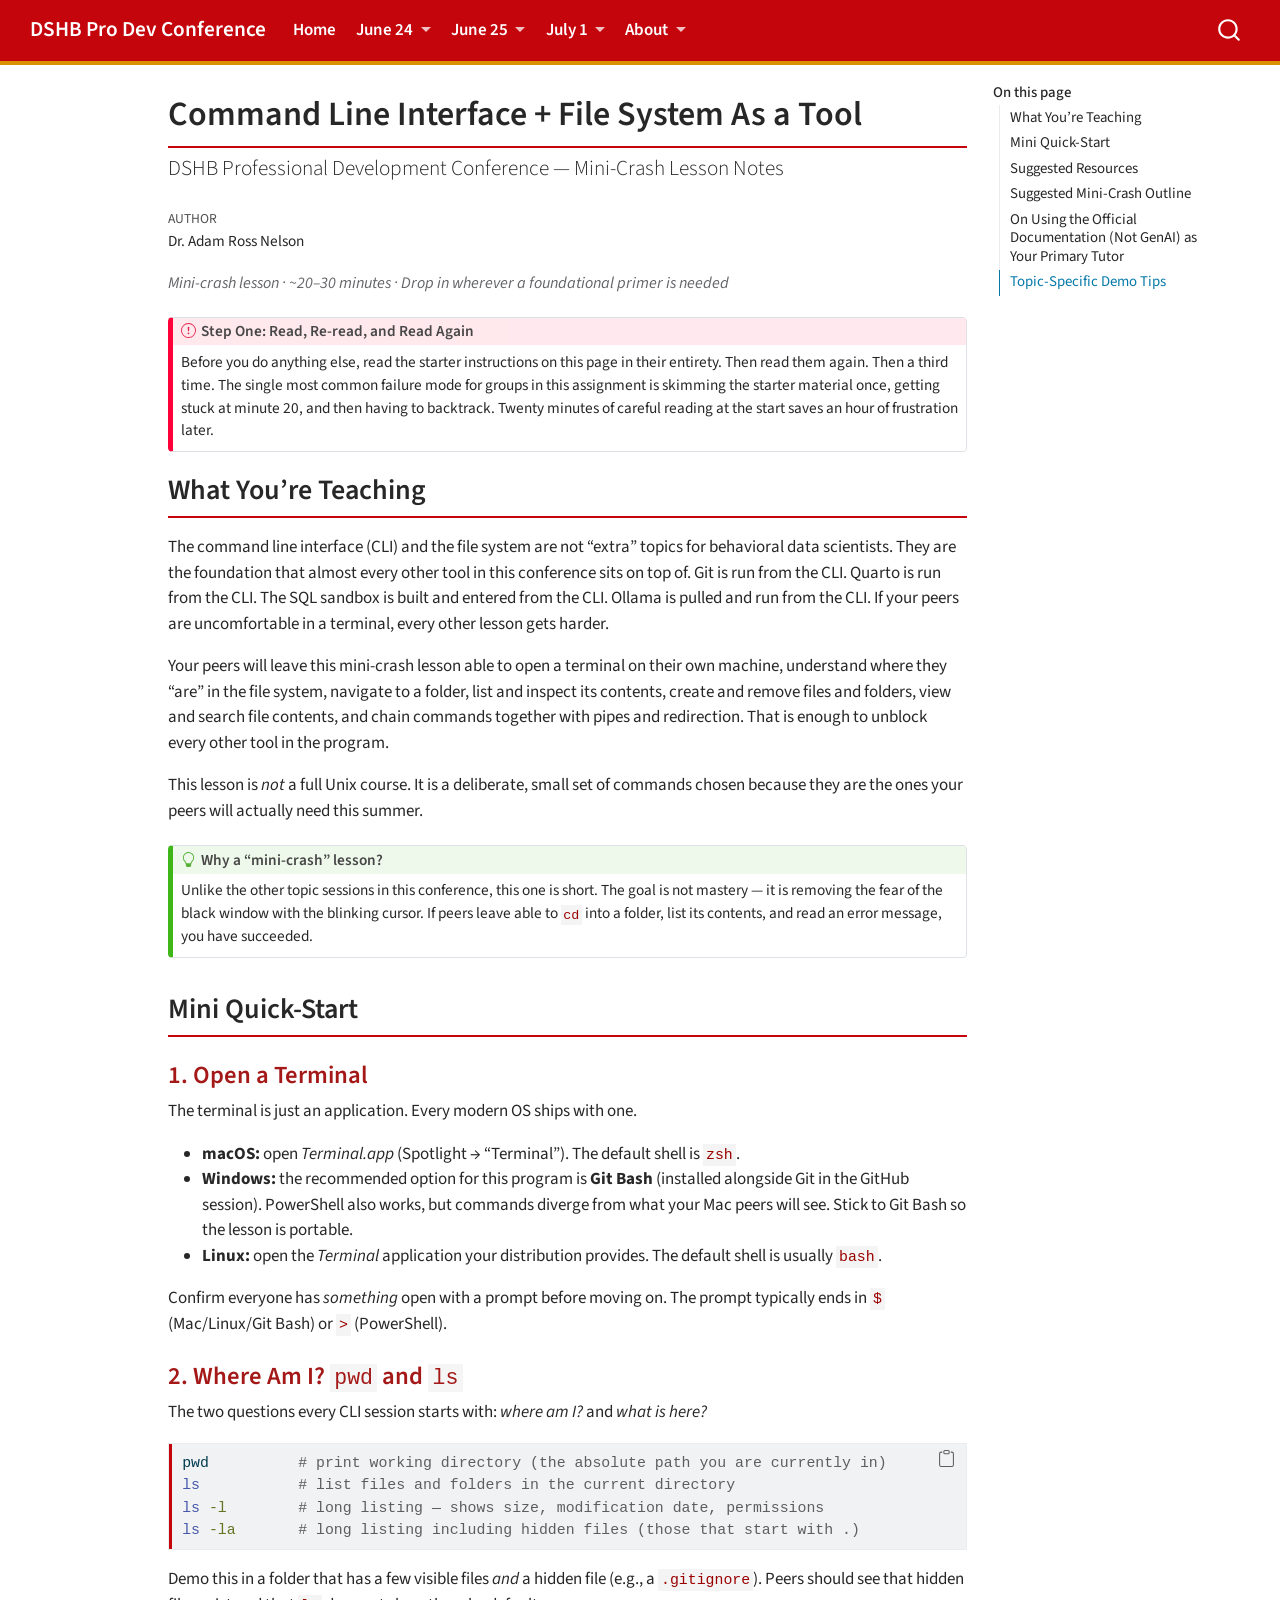
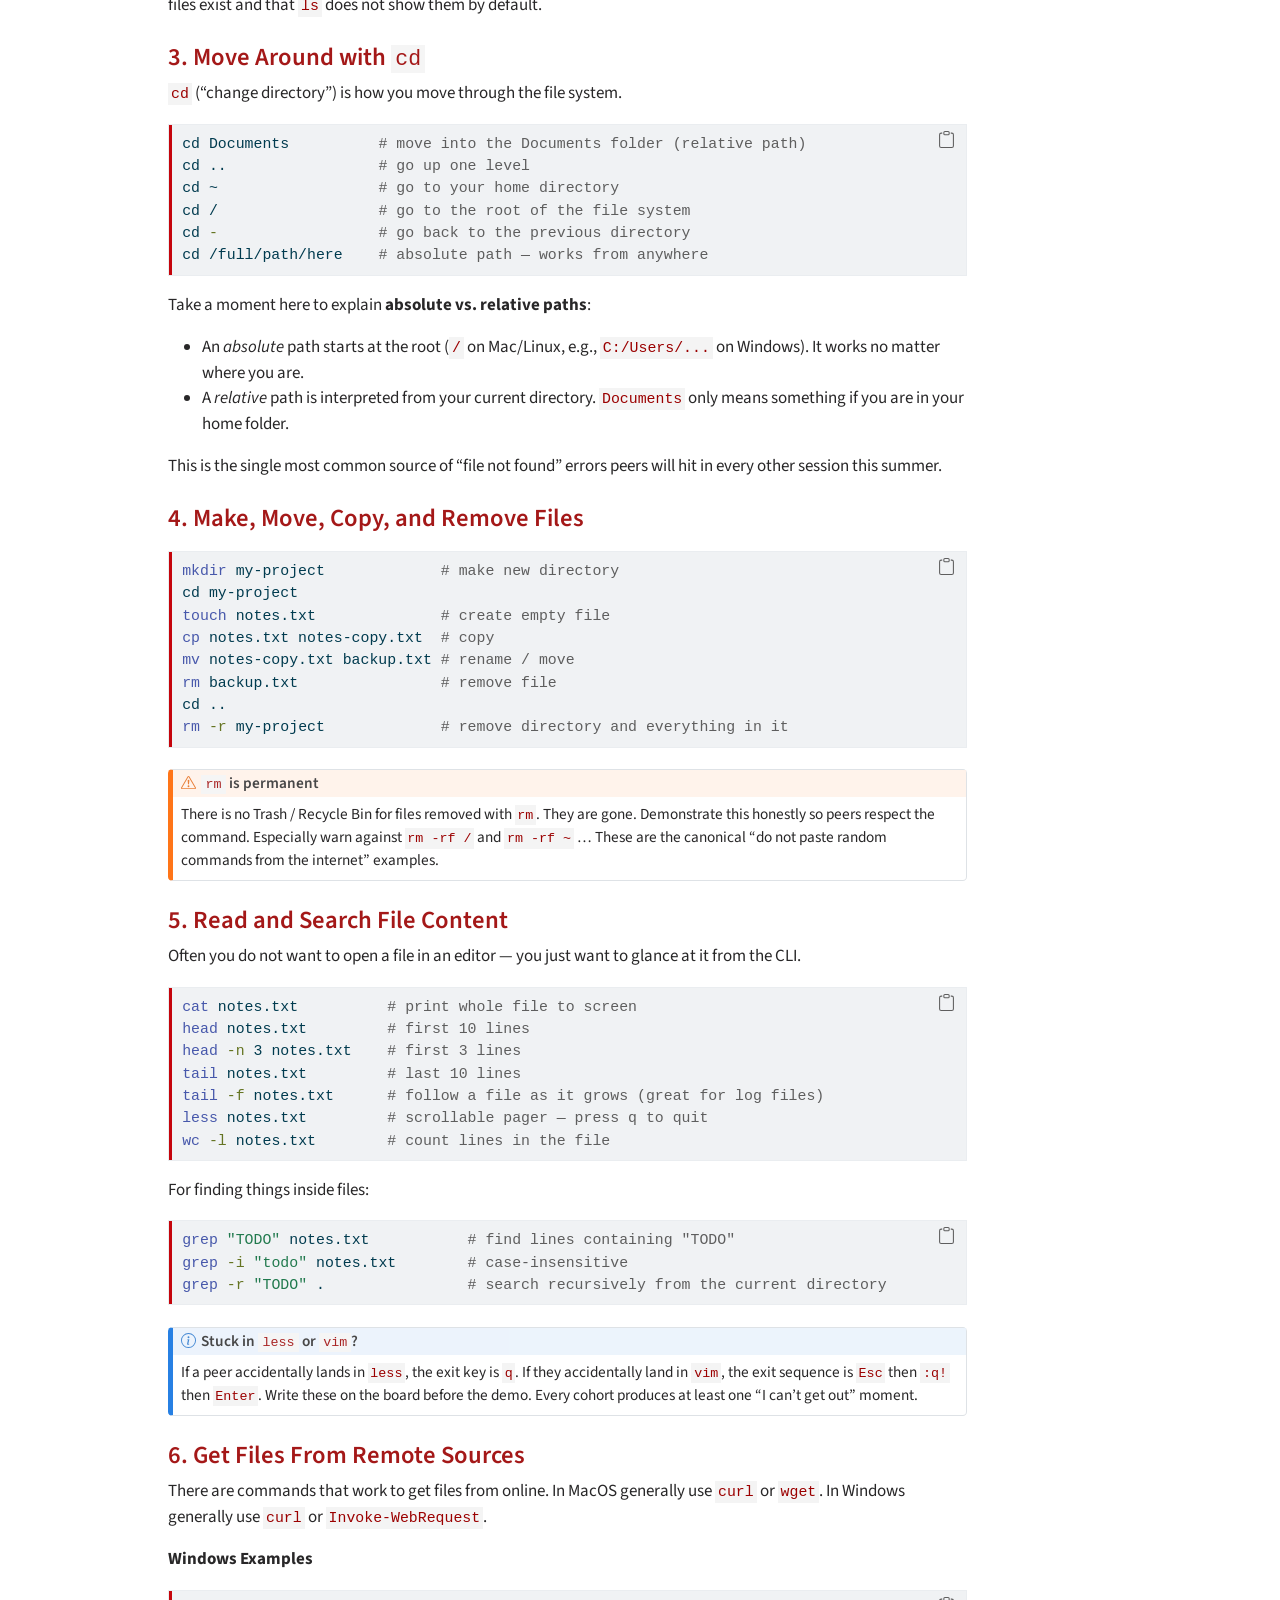
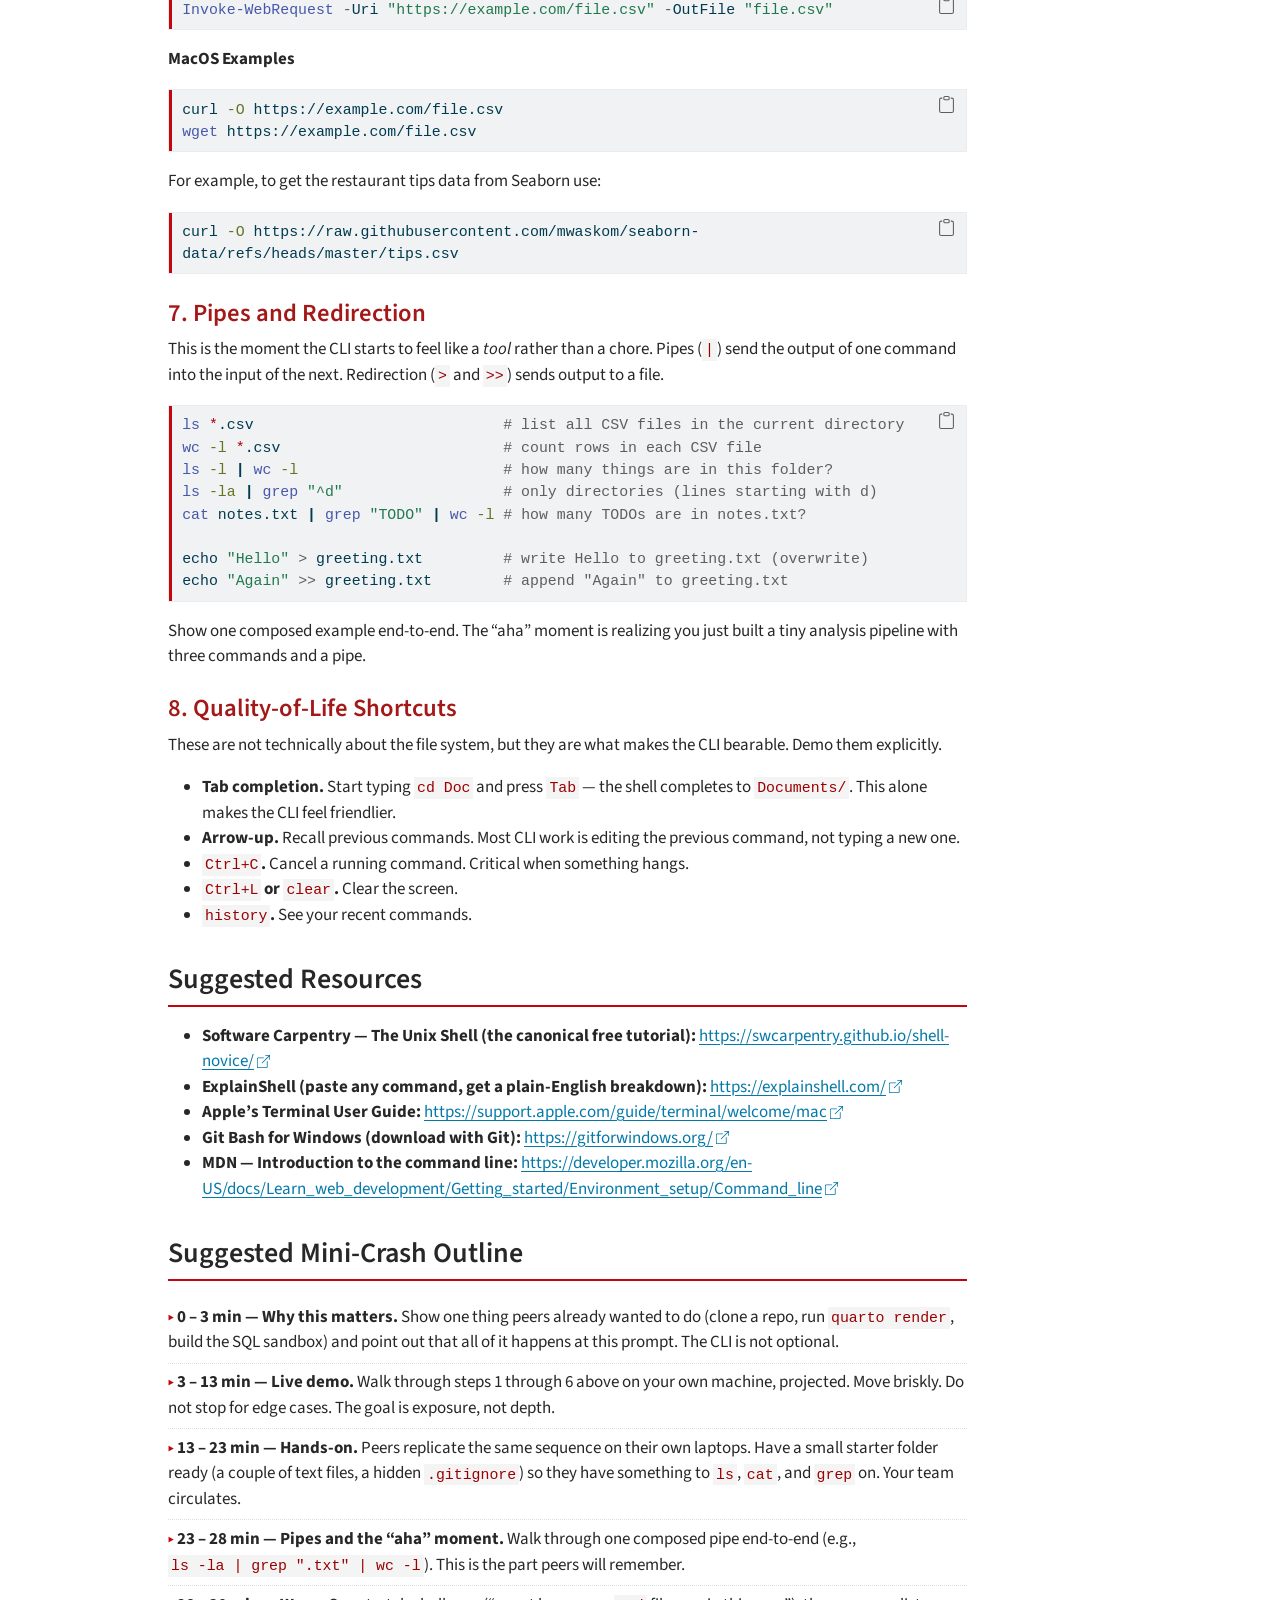
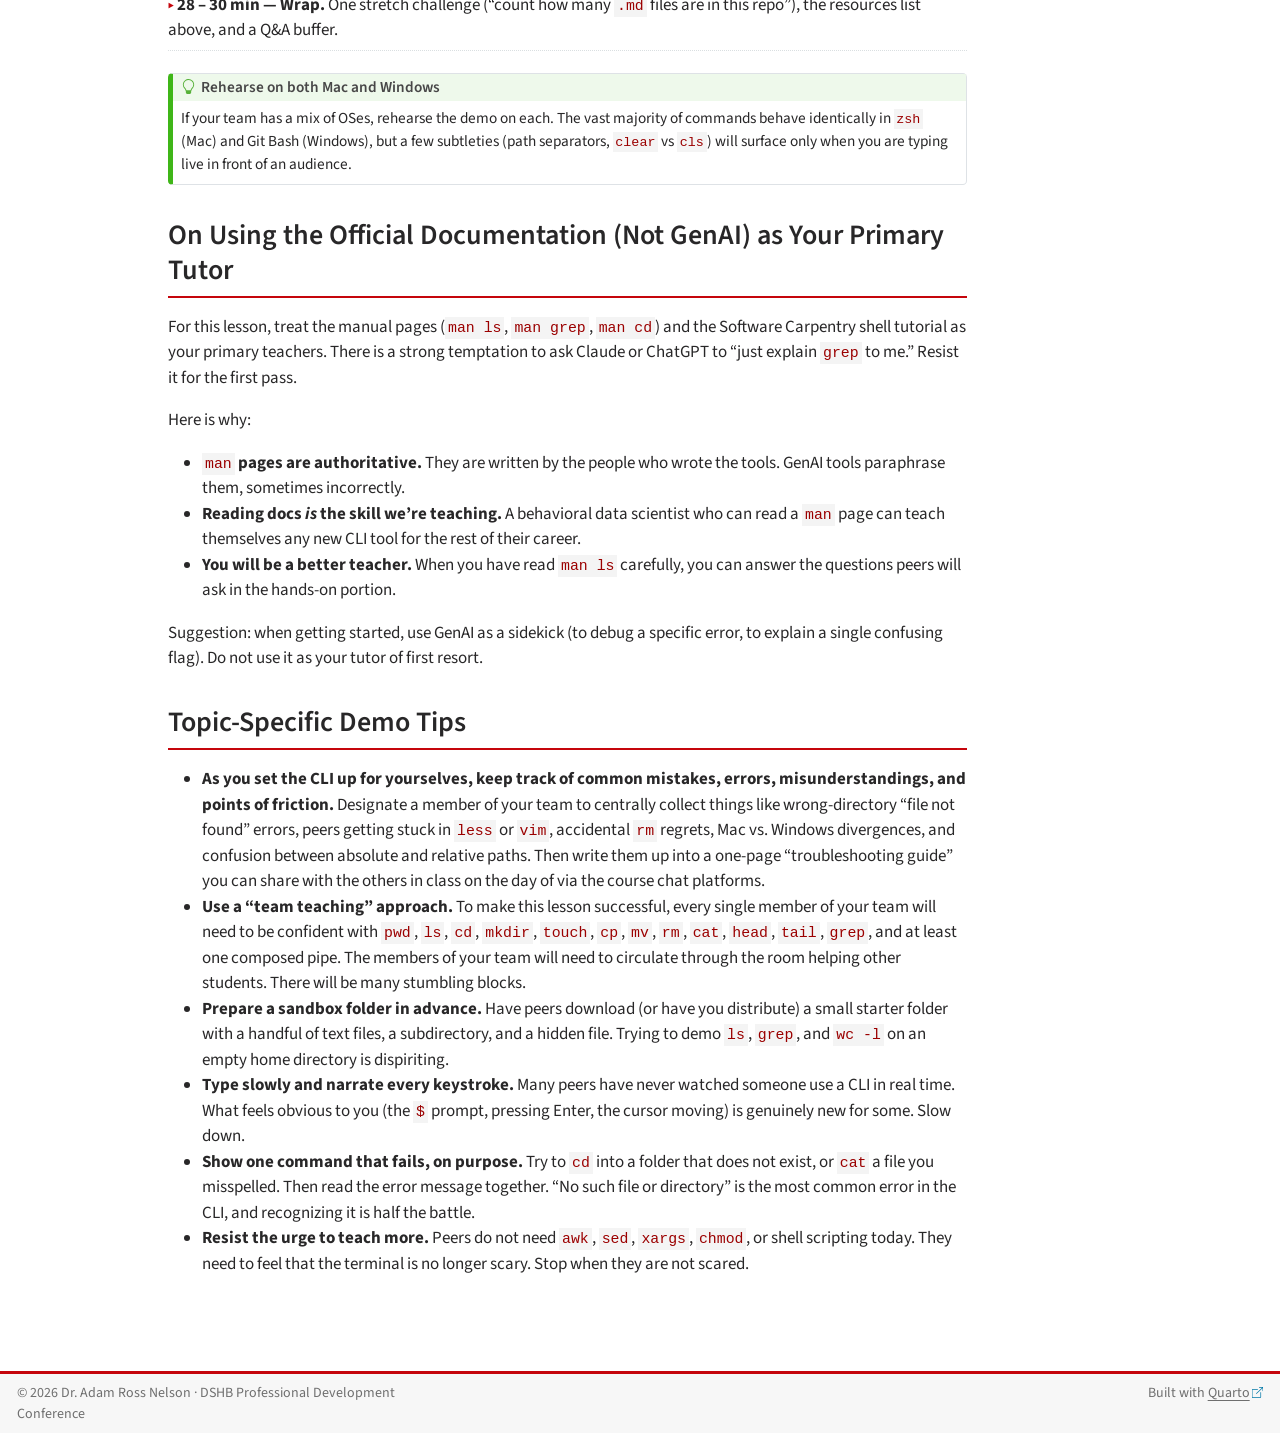
<file: topics/cli.html>
<!DOCTYPE html>
<html xmlns="http://www.w3.org/1999/xhtml" lang="en" xml:lang="en"><head>

<meta charset="utf-8">
<meta name="generator" content="quarto-1.6.39">

<meta name="viewport" content="width=device-width, initial-scale=1.0, user-scalable=yes">

<meta name="author" content="Dr.&nbsp;Adam Ross Nelson">

<title>Command Line Interface + File System As a Tool – DSHB Pro Dev Conference</title>
<style>
code{white-space: pre-wrap;}
span.smallcaps{font-variant: small-caps;}
div.columns{display: flex; gap: min(4vw, 1.5em);}
div.column{flex: auto; overflow-x: auto;}
div.hanging-indent{margin-left: 1.5em; text-indent: -1.5em;}
ul.task-list{list-style: none;}
ul.task-list li input[type="checkbox"] {
  width: 0.8em;
  margin: 0 0.8em 0.2em -1em; /* quarto-specific, see https://github.com/quarto-dev/quarto-cli/issues/4556 */ 
  vertical-align: middle;
}
/* CSS for syntax highlighting */
pre > code.sourceCode { white-space: pre; position: relative; }
pre > code.sourceCode > span { line-height: 1.25; }
pre > code.sourceCode > span:empty { height: 1.2em; }
.sourceCode { overflow: visible; }
code.sourceCode > span { color: inherit; text-decoration: inherit; }
div.sourceCode { margin: 1em 0; }
pre.sourceCode { margin: 0; }
@media screen {
div.sourceCode { overflow: auto; }
}
@media print {
pre > code.sourceCode { white-space: pre-wrap; }
pre > code.sourceCode > span { display: inline-block; text-indent: -5em; padding-left: 5em; }
}
pre.numberSource code
  { counter-reset: source-line 0; }
pre.numberSource code > span
  { position: relative; left: -4em; counter-increment: source-line; }
pre.numberSource code > span > a:first-child::before
  { content: counter(source-line);
    position: relative; left: -1em; text-align: right; vertical-align: baseline;
    border: none; display: inline-block;
    -webkit-touch-callout: none; -webkit-user-select: none;
    -khtml-user-select: none; -moz-user-select: none;
    -ms-user-select: none; user-select: none;
    padding: 0 4px; width: 4em;
  }
pre.numberSource { margin-left: 3em;  padding-left: 4px; }
div.sourceCode
  {   }
@media screen {
pre > code.sourceCode > span > a:first-child::before { text-decoration: underline; }
}
</style>


<script src="../site_libs/quarto-nav/quarto-nav.js"></script>
<script src="../site_libs/clipboard/clipboard.min.js"></script>
<script src="../site_libs/quarto-search/autocomplete.umd.js"></script>
<script src="../site_libs/quarto-search/fuse.min.js"></script>
<script src="../site_libs/quarto-search/quarto-search.js"></script>
<meta name="quarto:offset" content="../">
<script src="../site_libs/quarto-html/quarto.js"></script>
<script src="../site_libs/quarto-html/popper.min.js"></script>
<script src="../site_libs/quarto-html/tippy.umd.min.js"></script>
<script src="../site_libs/quarto-html/anchor.min.js"></script>
<link href="../site_libs/quarto-html/tippy.css" rel="stylesheet">
<link href="../site_libs/quarto-html/quarto-syntax-highlighting-e26003cea8cd680ca0c55a263523d882.css" rel="stylesheet" id="quarto-text-highlighting-styles">
<script src="../site_libs/bootstrap/bootstrap.min.js"></script>
<link href="../site_libs/bootstrap/bootstrap-icons.css" rel="stylesheet">
<link href="../site_libs/bootstrap/bootstrap-525c7c8bb0bfc85560ce7a833b1a6dbb.min.css" rel="stylesheet" append-hash="true" id="quarto-bootstrap" data-mode="light">
<script id="quarto-search-options" type="application/json">{
  "location": "navbar",
  "copy-button": false,
  "collapse-after": 3,
  "panel-placement": "end",
  "type": "overlay",
  "limit": 50,
  "keyboard-shortcut": [
    "f",
    "/",
    "s"
  ],
  "show-item-context": false,
  "language": {
    "search-no-results-text": "No results",
    "search-matching-documents-text": "matching documents",
    "search-copy-link-title": "Copy link to search",
    "search-hide-matches-text": "Hide additional matches",
    "search-more-match-text": "more match in this document",
    "search-more-matches-text": "more matches in this document",
    "search-clear-button-title": "Clear",
    "search-text-placeholder": "",
    "search-detached-cancel-button-title": "Cancel",
    "search-submit-button-title": "Submit",
    "search-label": "Search"
  }
}</script>


<link rel="stylesheet" href="../styles.css">
</head>

<body class="nav-fixed">

<div id="quarto-search-results"></div>
  <header id="quarto-header" class="headroom fixed-top">
    <nav class="navbar navbar-expand-lg " data-bs-theme="dark">
      <div class="navbar-container container-fluid">
      <div class="navbar-brand-container mx-auto">
    <a class="navbar-brand" href="../index.html">
    <span class="navbar-title">DSHB Pro Dev Conference</span>
    </a>
  </div>
            <div id="quarto-search" class="" title="Search"></div>
          <button class="navbar-toggler" type="button" data-bs-toggle="collapse" data-bs-target="#navbarCollapse" aria-controls="navbarCollapse" role="menu" aria-expanded="false" aria-label="Toggle navigation" onclick="if (window.quartoToggleHeadroom) { window.quartoToggleHeadroom(); }">
  <span class="navbar-toggler-icon"></span>
</button>
          <div class="collapse navbar-collapse" id="navbarCollapse">
            <ul class="navbar-nav navbar-nav-scroll me-auto">
  <li class="nav-item">
    <a class="nav-link" href="../index.html"> 
<span class="menu-text">Home</span></a>
  </li>  
  <li class="nav-item dropdown ">
    <a class="nav-link dropdown-toggle" href="#" id="nav-menu-june-24" role="link" data-bs-toggle="dropdown" aria-expanded="false">
 <span class="menu-text">June 24</span>
    </a>
    <ul class="dropdown-menu" aria-labelledby="nav-menu-june-24">    
        <li>
    <a class="dropdown-item" href="../topics/windsurf.html">
 <span class="dropdown-text">Installing Windsurf and Getting Started with Agentic Coding</span></a>
  </li>  
        <li>
    <a class="dropdown-item" href="../topics/ollama.html">
 <span class="dropdown-text">Installing and Running a Local LLM with Ollama</span></a>
  </li>  
    </ul>
  </li>
  <li class="nav-item dropdown ">
    <a class="nav-link dropdown-toggle" href="#" id="nav-menu-june-25" role="link" data-bs-toggle="dropdown" aria-expanded="false">
 <span class="menu-text">June 25</span>
    </a>
    <ul class="dropdown-menu" aria-labelledby="nav-menu-june-25">    
        <li>
    <a class="dropdown-item" href="../topics/sql.html">
 <span class="dropdown-text">Simple Exploratory Data Analysis with SQL</span></a>
  </li>  
        <li>
    <a class="dropdown-item" href="../topics/github.html">
 <span class="dropdown-text">GitHub Refresher (Branching, Pull Requests, and More)</span></a>
  </li>  
    </ul>
  </li>
  <li class="nav-item dropdown ">
    <a class="nav-link dropdown-toggle" href="#" id="nav-menu-july-1" role="link" data-bs-toggle="dropdown" aria-expanded="false">
 <span class="menu-text">July 1</span>
    </a>
    <ul class="dropdown-menu" aria-labelledby="nav-menu-july-1">    
        <li>
    <a class="dropdown-item" href="../topics/quarto.html">
 <span class="dropdown-text">Using Quarto to Create a Simple Document</span></a>
  </li>  
        <li>
    <a class="dropdown-item" href="../topics/qualtrics.html">
 <span class="dropdown-text">Creating a Qualtrics Account and First Survey</span></a>
  </li>  
    </ul>
  </li>
  <li class="nav-item dropdown ">
    <a class="nav-link dropdown-toggle" href="#" id="nav-menu-about" role="link" data-bs-toggle="dropdown" aria-expanded="false">
 <span class="menu-text">About</span>
    </a>
    <ul class="dropdown-menu" aria-labelledby="nav-menu-about">    
        <li>
    <a class="dropdown-item" href="../about.html">
 <span class="dropdown-text">About This Microsite</span></a>
  </li>  
        <li>
    <a class="dropdown-item" href="../provenance.html">
 <span class="dropdown-text">Site Provenance</span></a>
  </li>  
        <li>
    <a class="dropdown-item" href="../maintainer-guide.html">
 <span class="dropdown-text">Maintainer Guide</span></a>
  </li>  
        <li>
    <a class="dropdown-item" href="../accessibility.html">
 <span class="dropdown-text">Accessibility Features</span></a>
  </li>  
    </ul>
  </li>
</ul>
          </div> <!-- /navcollapse -->
            <div class="quarto-navbar-tools">
</div>
      </div> <!-- /container-fluid -->
    </nav>
</header>
<!-- content -->
<div id="quarto-content" class="quarto-container page-columns page-rows-contents page-layout-article page-navbar">
<!-- sidebar -->
<!-- margin-sidebar -->
    <div id="quarto-margin-sidebar" class="sidebar margin-sidebar">
        <nav id="TOC" role="doc-toc" class="toc-active">
    <h2 id="toc-title">On this page</h2>
   
  <ul>
  <li><a href="#what-youre-teaching" id="toc-what-youre-teaching" class="nav-link active" data-scroll-target="#what-youre-teaching">What You’re Teaching</a></li>
  <li><a href="#mini-quick-start" id="toc-mini-quick-start" class="nav-link" data-scroll-target="#mini-quick-start">Mini Quick-Start</a>
  <ul class="collapse">
  <li><a href="#open-a-terminal" id="toc-open-a-terminal" class="nav-link" data-scroll-target="#open-a-terminal">1. Open a Terminal</a></li>
  <li><a href="#where-am-i-pwd-and-ls" id="toc-where-am-i-pwd-and-ls" class="nav-link" data-scroll-target="#where-am-i-pwd-and-ls">2. Where Am I? <code>pwd</code> and <code>ls</code></a></li>
  <li><a href="#move-around-with-cd" id="toc-move-around-with-cd" class="nav-link" data-scroll-target="#move-around-with-cd">3. Move Around with <code>cd</code></a></li>
  <li><a href="#make-move-copy-and-remove-files" id="toc-make-move-copy-and-remove-files" class="nav-link" data-scroll-target="#make-move-copy-and-remove-files">4. Make, Move, Copy, and Remove Files</a></li>
  <li><a href="#read-and-search-file-content" id="toc-read-and-search-file-content" class="nav-link" data-scroll-target="#read-and-search-file-content">5. Read and Search File Content</a></li>
  <li><a href="#get-files-from-remote-sources" id="toc-get-files-from-remote-sources" class="nav-link" data-scroll-target="#get-files-from-remote-sources">6. Get Files From Remote Sources</a></li>
  <li><a href="#pipes-and-redirection" id="toc-pipes-and-redirection" class="nav-link" data-scroll-target="#pipes-and-redirection">7. Pipes and Redirection</a></li>
  <li><a href="#quality-of-life-shortcuts" id="toc-quality-of-life-shortcuts" class="nav-link" data-scroll-target="#quality-of-life-shortcuts">8. Quality-of-Life Shortcuts</a></li>
  </ul></li>
  <li><a href="#suggested-resources" id="toc-suggested-resources" class="nav-link" data-scroll-target="#suggested-resources">Suggested Resources</a></li>
  <li><a href="#suggested-mini-crash-outline" id="toc-suggested-mini-crash-outline" class="nav-link" data-scroll-target="#suggested-mini-crash-outline">Suggested Mini-Crash Outline</a></li>
  <li><a href="#on-using-the-official-documentation-not-genai-as-your-primary-tutor" id="toc-on-using-the-official-documentation-not-genai-as-your-primary-tutor" class="nav-link" data-scroll-target="#on-using-the-official-documentation-not-genai-as-your-primary-tutor">On Using the Official Documentation (Not GenAI) as Your Primary Tutor</a></li>
  <li><a href="#topic-specific-demo-tips" id="toc-topic-specific-demo-tips" class="nav-link" data-scroll-target="#topic-specific-demo-tips">Topic-Specific Demo Tips</a></li>
  </ul>
</nav>
    </div>
<!-- main -->
<main class="content" id="quarto-document-content">

<header id="title-block-header" class="quarto-title-block default">
<div class="quarto-title">
<h1 class="title">Command Line Interface + File System As a Tool</h1>
<p class="subtitle lead">DSHB Professional Development Conference — Mini-Crash Lesson Notes</p>
</div>



<div class="quarto-title-meta">

    <div>
    <div class="quarto-title-meta-heading">Author</div>
    <div class="quarto-title-meta-contents">
             <p>Dr.&nbsp;Adam Ross Nelson </p>
          </div>
  </div>
    
  
    
  </div>
  


</header>


<div class="session-meta">
<p>Mini-crash lesson · ~20–30 minutes · Drop in wherever a foundational primer is needed</p>
</div>
<div class="callout callout-style-default callout-important callout-titled">
<div class="callout-header d-flex align-content-center">
<div class="callout-icon-container">
<i class="callout-icon"></i>
</div>
<div class="callout-title-container flex-fill">
Step One: Read, Re-read, and Read Again
</div>
</div>
<div class="callout-body-container callout-body">
<p>Before you do anything else, read the starter instructions on this page in their entirety. Then read them again. Then a third time. The single most common failure mode for groups in this assignment is skimming the starter material once, getting stuck at minute 20, and then having to backtrack. Twenty minutes of careful reading at the start saves an hour of frustration later.</p>
</div>
</div>
<section id="what-youre-teaching" class="level2">
<h2 class="anchored" data-anchor-id="what-youre-teaching">What You’re Teaching</h2>
<p>The command line interface (CLI) and the file system are not “extra” topics for behavioral data scientists. They are the foundation that almost every other tool in this conference sits on top of. Git is run from the CLI. Quarto is run from the CLI. The SQL sandbox is built and entered from the CLI. Ollama is pulled and run from the CLI. If your peers are uncomfortable in a terminal, every other lesson gets harder.</p>
<p>Your peers will leave this mini-crash lesson able to open a terminal on their own machine, understand where they “are” in the file system, navigate to a folder, list and inspect its contents, create and remove files and folders, view and search file contents, and chain commands together with pipes and redirection. That is enough to unblock every other tool in the program.</p>
<p>This lesson is <em>not</em> a full Unix course. It is a deliberate, small set of commands chosen because they are the ones your peers will actually need this summer.</p>
<div class="callout callout-style-default callout-tip callout-titled">
<div class="callout-header d-flex align-content-center">
<div class="callout-icon-container">
<i class="callout-icon"></i>
</div>
<div class="callout-title-container flex-fill">
Why a “mini-crash” lesson?
</div>
</div>
<div class="callout-body-container callout-body">
<p>Unlike the other topic sessions in this conference, this one is short. The goal is not mastery — it is removing the fear of the black window with the blinking cursor. If peers leave able to <code>cd</code> into a folder, list its contents, and read an error message, you have succeeded.</p>
</div>
</div>
</section>
<section id="mini-quick-start" class="level2">
<h2 class="anchored" data-anchor-id="mini-quick-start">Mini Quick-Start</h2>
<section id="open-a-terminal" class="level3">
<h3 class="anchored" data-anchor-id="open-a-terminal">1. Open a Terminal</h3>
<p>The terminal is just an application. Every modern OS ships with one.</p>
<ul>
<li><strong>macOS:</strong> open <em>Terminal.app</em> (Spotlight → “Terminal”). The default shell is <code>zsh</code>.</li>
<li><strong>Windows:</strong> the recommended option for this program is <strong>Git Bash</strong> (installed alongside Git in the GitHub session). PowerShell also works, but commands diverge from what your Mac peers will see. Stick to Git Bash so the lesson is portable.</li>
<li><strong>Linux:</strong> open the <em>Terminal</em> application your distribution provides. The default shell is usually <code>bash</code>.</li>
</ul>
<p>Confirm everyone has <em>something</em> open with a prompt before moving on. The prompt typically ends in <code>$</code> (Mac/Linux/Git Bash) or <code>&gt;</code> (PowerShell).</p>
</section>
<section id="where-am-i-pwd-and-ls" class="level3">
<h3 class="anchored" data-anchor-id="where-am-i-pwd-and-ls">2. Where Am I? <code>pwd</code> and <code>ls</code></h3>
<p>The two questions every CLI session starts with: <em>where am I?</em> and <em>what is here?</em></p>
<div class="sourceCode" id="cb1"><pre class="sourceCode bash code-with-copy"><code class="sourceCode bash"><span id="cb1-1"><a href="#cb1-1" aria-hidden="true" tabindex="-1"></a><span class="bu">pwd</span>          <span class="co"># print working directory (the absolute path you are currently in)</span></span>
<span id="cb1-2"><a href="#cb1-2" aria-hidden="true" tabindex="-1"></a><span class="fu">ls</span>           <span class="co"># list files and folders in the current directory</span></span>
<span id="cb1-3"><a href="#cb1-3" aria-hidden="true" tabindex="-1"></a><span class="fu">ls</span> <span class="at">-l</span>        <span class="co"># long listing — shows size, modification date, permissions</span></span>
<span id="cb1-4"><a href="#cb1-4" aria-hidden="true" tabindex="-1"></a><span class="fu">ls</span> <span class="at">-la</span>       <span class="co"># long listing including hidden files (those that start with .)</span></span></code><button title="Copy to Clipboard" class="code-copy-button"><i class="bi"></i></button></pre></div>
<p>Demo this in a folder that has a few visible files <em>and</em> a hidden file (e.g., a <code>.gitignore</code>). Peers should see that hidden files exist and that <code>ls</code> does not show them by default.</p>
</section>
<section id="move-around-with-cd" class="level3">
<h3 class="anchored" data-anchor-id="move-around-with-cd">3. Move Around with <code>cd</code></h3>
<p><code>cd</code> (“change directory”) is how you move through the file system.</p>
<div class="sourceCode" id="cb2"><pre class="sourceCode bash code-with-copy"><code class="sourceCode bash"><span id="cb2-1"><a href="#cb2-1" aria-hidden="true" tabindex="-1"></a><span class="bu">cd</span> Documents          <span class="co"># move into the Documents folder (relative path)</span></span>
<span id="cb2-2"><a href="#cb2-2" aria-hidden="true" tabindex="-1"></a><span class="bu">cd</span> ..                 <span class="co"># go up one level</span></span>
<span id="cb2-3"><a href="#cb2-3" aria-hidden="true" tabindex="-1"></a><span class="bu">cd</span> ~                  <span class="co"># go to your home directory</span></span>
<span id="cb2-4"><a href="#cb2-4" aria-hidden="true" tabindex="-1"></a><span class="bu">cd</span> /                  <span class="co"># go to the root of the file system</span></span>
<span id="cb2-5"><a href="#cb2-5" aria-hidden="true" tabindex="-1"></a><span class="bu">cd</span> <span class="at">-</span>                  <span class="co"># go back to the previous directory</span></span>
<span id="cb2-6"><a href="#cb2-6" aria-hidden="true" tabindex="-1"></a><span class="bu">cd</span> /full/path/here    <span class="co"># absolute path — works from anywhere</span></span></code><button title="Copy to Clipboard" class="code-copy-button"><i class="bi"></i></button></pre></div>
<p>Take a moment here to explain <strong>absolute vs.&nbsp;relative paths</strong>:</p>
<ul>
<li>An <em>absolute</em> path starts at the root (<code>/</code> on Mac/Linux, e.g., <code>C:/Users/...</code> on Windows). It works no matter where you are.</li>
<li>A <em>relative</em> path is interpreted from your current directory. <code>Documents</code> only means something if you are in your home folder.</li>
</ul>
<p>This is the single most common source of “file not found” errors peers will hit in every other session this summer.</p>
</section>
<section id="make-move-copy-and-remove-files" class="level3">
<h3 class="anchored" data-anchor-id="make-move-copy-and-remove-files">4. Make, Move, Copy, and Remove Files</h3>
<div class="sourceCode" id="cb3"><pre class="sourceCode bash code-with-copy"><code class="sourceCode bash"><span id="cb3-1"><a href="#cb3-1" aria-hidden="true" tabindex="-1"></a><span class="fu">mkdir</span> my-project             <span class="co"># make new directory</span></span>
<span id="cb3-2"><a href="#cb3-2" aria-hidden="true" tabindex="-1"></a><span class="bu">cd</span> my-project</span>
<span id="cb3-3"><a href="#cb3-3" aria-hidden="true" tabindex="-1"></a><span class="fu">touch</span> notes.txt              <span class="co"># create empty file</span></span>
<span id="cb3-4"><a href="#cb3-4" aria-hidden="true" tabindex="-1"></a><span class="fu">cp</span> notes.txt notes-copy.txt  <span class="co"># copy</span></span>
<span id="cb3-5"><a href="#cb3-5" aria-hidden="true" tabindex="-1"></a><span class="fu">mv</span> notes-copy.txt backup.txt <span class="co"># rename / move</span></span>
<span id="cb3-6"><a href="#cb3-6" aria-hidden="true" tabindex="-1"></a><span class="fu">rm</span> backup.txt                <span class="co"># remove file</span></span>
<span id="cb3-7"><a href="#cb3-7" aria-hidden="true" tabindex="-1"></a><span class="bu">cd</span> ..</span>
<span id="cb3-8"><a href="#cb3-8" aria-hidden="true" tabindex="-1"></a><span class="fu">rm</span> <span class="at">-r</span> my-project             <span class="co"># remove directory and everything in it</span></span></code><button title="Copy to Clipboard" class="code-copy-button"><i class="bi"></i></button></pre></div>
<div class="callout callout-style-default callout-warning callout-titled">
<div class="callout-header d-flex align-content-center">
<div class="callout-icon-container">
<i class="callout-icon"></i>
</div>
<div class="callout-title-container flex-fill">
<code>rm</code> is permanent
</div>
</div>
<div class="callout-body-container callout-body">
<p>There is no Trash / Recycle Bin for files removed with <code>rm</code>. They are gone. Demonstrate this honestly so peers respect the command. Especially warn against <code>rm -rf /</code> and <code>rm -rf ~</code> … These are the canonical “do not paste random commands from the internet” examples.</p>
</div>
</div>
</section>
<section id="read-and-search-file-content" class="level3">
<h3 class="anchored" data-anchor-id="read-and-search-file-content">5. Read and Search File Content</h3>
<p>Often you do not want to open a file in an editor — you just want to glance at it from the CLI.</p>
<div class="sourceCode" id="cb4"><pre class="sourceCode bash code-with-copy"><code class="sourceCode bash"><span id="cb4-1"><a href="#cb4-1" aria-hidden="true" tabindex="-1"></a><span class="fu">cat</span> notes.txt          <span class="co"># print whole file to screen</span></span>
<span id="cb4-2"><a href="#cb4-2" aria-hidden="true" tabindex="-1"></a><span class="fu">head</span> notes.txt         <span class="co"># first 10 lines</span></span>
<span id="cb4-3"><a href="#cb4-3" aria-hidden="true" tabindex="-1"></a><span class="fu">head</span> <span class="at">-n</span> 3 notes.txt    <span class="co"># first 3 lines</span></span>
<span id="cb4-4"><a href="#cb4-4" aria-hidden="true" tabindex="-1"></a><span class="fu">tail</span> notes.txt         <span class="co"># last 10 lines</span></span>
<span id="cb4-5"><a href="#cb4-5" aria-hidden="true" tabindex="-1"></a><span class="fu">tail</span> <span class="at">-f</span> notes.txt      <span class="co"># follow a file as it grows (great for log files)</span></span>
<span id="cb4-6"><a href="#cb4-6" aria-hidden="true" tabindex="-1"></a><span class="fu">less</span> notes.txt         <span class="co"># scrollable pager — press q to quit</span></span>
<span id="cb4-7"><a href="#cb4-7" aria-hidden="true" tabindex="-1"></a><span class="fu">wc</span> <span class="at">-l</span> notes.txt        <span class="co"># count lines in the file</span></span></code><button title="Copy to Clipboard" class="code-copy-button"><i class="bi"></i></button></pre></div>
<p>For finding things inside files:</p>
<div class="sourceCode" id="cb5"><pre class="sourceCode bash code-with-copy"><code class="sourceCode bash"><span id="cb5-1"><a href="#cb5-1" aria-hidden="true" tabindex="-1"></a><span class="fu">grep</span> <span class="st">"TODO"</span> notes.txt           <span class="co"># find lines containing "TODO"</span></span>
<span id="cb5-2"><a href="#cb5-2" aria-hidden="true" tabindex="-1"></a><span class="fu">grep</span> <span class="at">-i</span> <span class="st">"todo"</span> notes.txt        <span class="co"># case-insensitive</span></span>
<span id="cb5-3"><a href="#cb5-3" aria-hidden="true" tabindex="-1"></a><span class="fu">grep</span> <span class="at">-r</span> <span class="st">"TODO"</span> .                <span class="co"># search recursively from the current directory</span></span></code><button title="Copy to Clipboard" class="code-copy-button"><i class="bi"></i></button></pre></div>
<div class="callout callout-style-default callout-note callout-titled">
<div class="callout-header d-flex align-content-center">
<div class="callout-icon-container">
<i class="callout-icon"></i>
</div>
<div class="callout-title-container flex-fill">
Stuck in <code>less</code> or <code>vim</code>?
</div>
</div>
<div class="callout-body-container callout-body">
<p>If a peer accidentally lands in <code>less</code>, the exit key is <code>q</code>. If they accidentally land in <code>vim</code>, the exit sequence is <code>Esc</code> then <code>:q!</code> then <code>Enter</code>. Write these on the board before the demo. Every cohort produces at least one “I can’t get out” moment.</p>
</div>
</div>
</section>
<section id="get-files-from-remote-sources" class="level3">
<h3 class="anchored" data-anchor-id="get-files-from-remote-sources">6. Get Files From Remote Sources</h3>
<p>There are commands that work to get files from online. In MacOS generally use <code>curl</code> or <code>wget</code>. In Windows generally use <code>curl</code> or <code>Invoke-WebRequest</code>.</p>
<p><strong>Windows Examples</strong></p>
<div class="sourceCode" id="cb6"><pre class="sourceCode powershell code-with-copy"><code class="sourceCode powershell"><span id="cb6-1"><a href="#cb6-1" aria-hidden="true" tabindex="-1"></a><span class="fu">Invoke-WebRequest</span> <span class="op">-</span>Uri <span class="st">"https://example.com/file.csv"</span> <span class="op">-</span>OutFile <span class="st">"file.csv"</span></span></code><button title="Copy to Clipboard" class="code-copy-button"><i class="bi"></i></button></pre></div>
<p><strong>MacOS Examples</strong></p>
<div class="sourceCode" id="cb7"><pre class="sourceCode bash code-with-copy"><code class="sourceCode bash"><span id="cb7-1"><a href="#cb7-1" aria-hidden="true" tabindex="-1"></a><span class="ex">curl</span> <span class="at">-O</span> https://example.com/file.csv</span>
<span id="cb7-2"><a href="#cb7-2" aria-hidden="true" tabindex="-1"></a><span class="fu">wget</span> https://example.com/file.csv</span></code><button title="Copy to Clipboard" class="code-copy-button"><i class="bi"></i></button></pre></div>
<p>For example, to get the restaurant tips data from Seaborn use:</p>
<div class="sourceCode" id="cb8"><pre class="sourceCode bash code-with-copy"><code class="sourceCode bash"><span id="cb8-1"><a href="#cb8-1" aria-hidden="true" tabindex="-1"></a><span class="ex">curl</span> <span class="at">-O</span> https://raw.githubusercontent.com/mwaskom/seaborn-data/refs/heads/master/tips.csv</span></code><button title="Copy to Clipboard" class="code-copy-button"><i class="bi"></i></button></pre></div>
</section>
<section id="pipes-and-redirection" class="level3">
<h3 class="anchored" data-anchor-id="pipes-and-redirection">7. Pipes and Redirection</h3>
<p>This is the moment the CLI starts to feel like a <em>tool</em> rather than a chore. Pipes (<code>|</code>) send the output of one command into the input of the next. Redirection (<code>&gt;</code> and <code>&gt;&gt;</code>) sends output to a file.</p>
<div class="sourceCode" id="cb9"><pre class="sourceCode bash code-with-copy"><code class="sourceCode bash"><span id="cb9-1"><a href="#cb9-1" aria-hidden="true" tabindex="-1"></a><span class="fu">ls</span> <span class="pp">*</span>.csv                            <span class="co"># list all CSV files in the current directory</span></span>
<span id="cb9-2"><a href="#cb9-2" aria-hidden="true" tabindex="-1"></a><span class="fu">wc</span> <span class="at">-l</span> <span class="pp">*</span>.csv                         <span class="co"># count rows in each CSV file</span></span>
<span id="cb9-3"><a href="#cb9-3" aria-hidden="true" tabindex="-1"></a><span class="fu">ls</span> <span class="at">-l</span> <span class="kw">|</span> <span class="fu">wc</span> <span class="at">-l</span>                       <span class="co"># how many things are in this folder?</span></span>
<span id="cb9-4"><a href="#cb9-4" aria-hidden="true" tabindex="-1"></a><span class="fu">ls</span> <span class="at">-la</span> <span class="kw">|</span> <span class="fu">grep</span> <span class="st">"^d"</span>                  <span class="co"># only directories (lines starting with d)</span></span>
<span id="cb9-5"><a href="#cb9-5" aria-hidden="true" tabindex="-1"></a><span class="fu">cat</span> notes.txt <span class="kw">|</span> <span class="fu">grep</span> <span class="st">"TODO"</span> <span class="kw">|</span> <span class="fu">wc</span> <span class="at">-l</span> <span class="co"># how many TODOs are in notes.txt?</span></span>
<span id="cb9-6"><a href="#cb9-6" aria-hidden="true" tabindex="-1"></a></span>
<span id="cb9-7"><a href="#cb9-7" aria-hidden="true" tabindex="-1"></a><span class="bu">echo</span> <span class="st">"Hello"</span> <span class="op">&gt;</span> greeting.txt         <span class="co"># write Hello to greeting.txt (overwrite)</span></span>
<span id="cb9-8"><a href="#cb9-8" aria-hidden="true" tabindex="-1"></a><span class="bu">echo</span> <span class="st">"Again"</span> <span class="op">&gt;&gt;</span> greeting.txt        <span class="co"># append "Again" to greeting.txt</span></span></code><button title="Copy to Clipboard" class="code-copy-button"><i class="bi"></i></button></pre></div>
<p>Show one composed example end-to-end. The “aha” moment is realizing you just built a tiny analysis pipeline with three commands and a pipe.</p>
</section>
<section id="quality-of-life-shortcuts" class="level3">
<h3 class="anchored" data-anchor-id="quality-of-life-shortcuts">8. Quality-of-Life Shortcuts</h3>
<p>These are not technically about the file system, but they are what makes the CLI bearable. Demo them explicitly.</p>
<ul>
<li><strong>Tab completion.</strong> Start typing <code>cd Doc</code> and press <code>Tab</code> — the shell completes to <code>Documents/</code>. This alone makes the CLI feel friendlier.</li>
<li><strong>Arrow-up.</strong> Recall previous commands. Most CLI work is editing the previous command, not typing a new one.</li>
<li><strong><code>Ctrl+C</code>.</strong> Cancel a running command. Critical when something hangs.</li>
<li><strong><code>Ctrl+L</code> or <code>clear</code>.</strong> Clear the screen.</li>
<li><strong><code>history</code>.</strong> See your recent commands.</li>
</ul>
</section>
</section>
<section id="suggested-resources" class="level2">
<h2 class="anchored" data-anchor-id="suggested-resources">Suggested Resources</h2>
<ul>
<li><strong>Software Carpentry — The Unix Shell (the canonical free tutorial):</strong> <a href="https://swcarpentry.github.io/shell-novice/" class="uri">https://swcarpentry.github.io/shell-novice/</a></li>
<li><strong>ExplainShell (paste any command, get a plain-English breakdown):</strong> <a href="https://explainshell.com/" class="uri">https://explainshell.com/</a></li>
<li><strong>Apple’s Terminal User Guide:</strong> <a href="https://support.apple.com/guide/terminal/welcome/mac" class="uri">https://support.apple.com/guide/terminal/welcome/mac</a></li>
<li><strong>Git Bash for Windows (download with Git):</strong> <a href="https://gitforwindows.org/" class="uri">https://gitforwindows.org/</a></li>
<li><strong>MDN — Introduction to the command line:</strong> <a href="https://developer.mozilla.org/en-US/docs/Learn_web_development/Getting_started/Environment_setup/Command_line" class="uri">https://developer.mozilla.org/en-US/docs/Learn_web_development/Getting_started/Environment_setup/Command_line</a></li>
</ul>
</section>
<section id="suggested-mini-crash-outline" class="level2">
<h2 class="anchored" data-anchor-id="suggested-mini-crash-outline">Suggested Mini-Crash Outline</h2>
<div class="outline-block">
<ul>
<li><strong>0 – 3 min — Why this matters.</strong> Show one thing peers already wanted to do (clone a repo, run <code>quarto render</code>, build the SQL sandbox) and point out that all of it happens at this prompt. The CLI is not optional.</li>
<li><strong>3 – 13 min — Live demo.</strong> Walk through steps 1 through 6 above on your own machine, projected. Move briskly. Do not stop for edge cases. The goal is exposure, not depth.</li>
<li><strong>13 – 23 min — Hands-on.</strong> Peers replicate the same sequence on their own laptops. Have a small starter folder ready (a couple of text files, a hidden <code>.gitignore</code>) so they have something to <code>ls</code>, <code>cat</code>, and <code>grep</code> on. Your team circulates.</li>
<li><strong>23 – 28 min — Pipes and the “aha” moment.</strong> Walk through one composed pipe end-to-end (e.g., <code>ls -la | grep ".txt" | wc -l</code>). This is the part peers will remember.</li>
<li><strong>28 – 30 min — Wrap.</strong> One stretch challenge (“count how many <code>.md</code> files are in this repo”), the resources list above, and a Q&amp;A buffer.</li>
</ul>
</div>
<div class="callout callout-style-default callout-tip callout-titled">
<div class="callout-header d-flex align-content-center">
<div class="callout-icon-container">
<i class="callout-icon"></i>
</div>
<div class="callout-title-container flex-fill">
Rehearse on both Mac and Windows
</div>
</div>
<div class="callout-body-container callout-body">
<p>If your team has a mix of OSes, rehearse the demo on each. The vast majority of commands behave identically in <code>zsh</code> (Mac) and Git Bash (Windows), but a few subtleties (path separators, <code>clear</code> vs <code>cls</code>) will surface only when you are typing live in front of an audience.</p>
</div>
</div>
</section>
<section id="on-using-the-official-documentation-not-genai-as-your-primary-tutor" class="level2">
<h2 class="anchored" data-anchor-id="on-using-the-official-documentation-not-genai-as-your-primary-tutor">On Using the Official Documentation (Not GenAI) as Your Primary Tutor</h2>
<p>For this lesson, treat the manual pages (<code>man ls</code>, <code>man grep</code>, <code>man cd</code>) and the Software Carpentry shell tutorial as your primary teachers. There is a strong temptation to ask Claude or ChatGPT to “just explain <code>grep</code> to me.” Resist it for the first pass.</p>
<p>Here is why:</p>
<ul>
<li><strong><code>man</code> pages are authoritative.</strong> They are written by the people who wrote the tools. GenAI tools paraphrase them, sometimes incorrectly.</li>
<li><strong>Reading docs <em>is</em> the skill we’re teaching.</strong> A behavioral data scientist who can read a <code>man</code> page can teach themselves any new CLI tool for the rest of their career.</li>
<li><strong>You will be a better teacher.</strong> When you have read <code>man ls</code> carefully, you can answer the questions peers will ask in the hands-on portion.</li>
</ul>
<p>Suggestion: when getting started, use GenAI as a sidekick (to debug a specific error, to explain a single confusing flag). Do not use it as your tutor of first resort.</p>
</section>
<section id="topic-specific-demo-tips" class="level2">
<h2 class="anchored" data-anchor-id="topic-specific-demo-tips">Topic-Specific Demo Tips</h2>
<ul>
<li><strong>As you set the CLI up for yourselves, keep track of common mistakes, errors, misunderstandings, and points of friction.</strong> Designate a member of your team to centrally collect things like wrong-directory “file not found” errors, peers getting stuck in <code>less</code> or <code>vim</code>, accidental <code>rm</code> regrets, Mac vs.&nbsp;Windows divergences, and confusion between absolute and relative paths. Then write them up into a one-page “troubleshooting guide” you can share with the others in class on the day of via the course chat platforms.</li>
<li><strong>Use a “team teaching” approach.</strong> To make this lesson successful, every single member of your team will need to be confident with <code>pwd</code>, <code>ls</code>, <code>cd</code>, <code>mkdir</code>, <code>touch</code>, <code>cp</code>, <code>mv</code>, <code>rm</code>, <code>cat</code>, <code>head</code>, <code>tail</code>, <code>grep</code>, and at least one composed pipe. The members of your team will need to circulate through the room helping other students. There will be many stumbling blocks.</li>
<li><strong>Prepare a sandbox folder in advance.</strong> Have peers download (or have you distribute) a small starter folder with a handful of text files, a subdirectory, and a hidden file. Trying to demo <code>ls</code>, <code>grep</code>, and <code>wc -l</code> on an empty home directory is dispiriting.</li>
<li><strong>Type slowly and narrate every keystroke.</strong> Many peers have never watched someone use a CLI in real time. What feels obvious to you (the <code>$</code> prompt, pressing Enter, the cursor moving) is genuinely new for some. Slow down.</li>
<li><strong>Show one command that fails, on purpose.</strong> Try to <code>cd</code> into a folder that does not exist, or <code>cat</code> a file you misspelled. Then read the error message together. “No such file or directory” is the most common error in the CLI, and recognizing it is half the battle.</li>
<li><strong>Resist the urge to teach more.</strong> Peers do not need <code>awk</code>, <code>sed</code>, <code>xargs</code>, <code>chmod</code>, or shell scripting today. They need to feel that the terminal is no longer scary. Stop when they are not scared.</li>
</ul>


</section>

<a onclick="window.scrollTo(0, 0); return false;" role="button" id="quarto-back-to-top"><i class="bi bi-arrow-up"></i> Back to top</a></main> <!-- /main -->
<script id="quarto-html-after-body" type="application/javascript">
window.document.addEventListener("DOMContentLoaded", function (event) {
  const toggleBodyColorMode = (bsSheetEl) => {
    const mode = bsSheetEl.getAttribute("data-mode");
    const bodyEl = window.document.querySelector("body");
    if (mode === "dark") {
      bodyEl.classList.add("quarto-dark");
      bodyEl.classList.remove("quarto-light");
    } else {
      bodyEl.classList.add("quarto-light");
      bodyEl.classList.remove("quarto-dark");
    }
  }
  const toggleBodyColorPrimary = () => {
    const bsSheetEl = window.document.querySelector("link#quarto-bootstrap");
    if (bsSheetEl) {
      toggleBodyColorMode(bsSheetEl);
    }
  }
  toggleBodyColorPrimary();  
  const icon = "";
  const anchorJS = new window.AnchorJS();
  anchorJS.options = {
    placement: 'right',
    icon: icon
  };
  anchorJS.add('.anchored');
  const isCodeAnnotation = (el) => {
    for (const clz of el.classList) {
      if (clz.startsWith('code-annotation-')) {                     
        return true;
      }
    }
    return false;
  }
  const onCopySuccess = function(e) {
    // button target
    const button = e.trigger;
    // don't keep focus
    button.blur();
    // flash "checked"
    button.classList.add('code-copy-button-checked');
    var currentTitle = button.getAttribute("title");
    button.setAttribute("title", "Copied!");
    let tooltip;
    if (window.bootstrap) {
      button.setAttribute("data-bs-toggle", "tooltip");
      button.setAttribute("data-bs-placement", "left");
      button.setAttribute("data-bs-title", "Copied!");
      tooltip = new bootstrap.Tooltip(button, 
        { trigger: "manual", 
          customClass: "code-copy-button-tooltip",
          offset: [0, -8]});
      tooltip.show();    
    }
    setTimeout(function() {
      if (tooltip) {
        tooltip.hide();
        button.removeAttribute("data-bs-title");
        button.removeAttribute("data-bs-toggle");
        button.removeAttribute("data-bs-placement");
      }
      button.setAttribute("title", currentTitle);
      button.classList.remove('code-copy-button-checked');
    }, 1000);
    // clear code selection
    e.clearSelection();
  }
  const getTextToCopy = function(trigger) {
      const codeEl = trigger.previousElementSibling.cloneNode(true);
      for (const childEl of codeEl.children) {
        if (isCodeAnnotation(childEl)) {
          childEl.remove();
        }
      }
      return codeEl.innerText;
  }
  const clipboard = new window.ClipboardJS('.code-copy-button:not([data-in-quarto-modal])', {
    text: getTextToCopy
  });
  clipboard.on('success', onCopySuccess);
  if (window.document.getElementById('quarto-embedded-source-code-modal')) {
    const clipboardModal = new window.ClipboardJS('.code-copy-button[data-in-quarto-modal]', {
      text: getTextToCopy,
      container: window.document.getElementById('quarto-embedded-source-code-modal')
    });
    clipboardModal.on('success', onCopySuccess);
  }
    var localhostRegex = new RegExp(/^(?:http|https):\/\/localhost\:?[0-9]*\//);
    var mailtoRegex = new RegExp(/^mailto:/);
      var filterRegex = new RegExp("https:\/\/adamrossnelson\.github\.io\/dshb-mock-micro\/");
    var isInternal = (href) => {
        return filterRegex.test(href) || localhostRegex.test(href) || mailtoRegex.test(href);
    }
    // Inspect non-navigation links and adorn them if external
 	var links = window.document.querySelectorAll('a[href]:not(.nav-link):not(.navbar-brand):not(.toc-action):not(.sidebar-link):not(.sidebar-item-toggle):not(.pagination-link):not(.no-external):not([aria-hidden]):not(.dropdown-item):not(.quarto-navigation-tool):not(.about-link)');
    for (var i=0; i<links.length; i++) {
      const link = links[i];
      if (!isInternal(link.href)) {
        // undo the damage that might have been done by quarto-nav.js in the case of
        // links that we want to consider external
        if (link.dataset.originalHref !== undefined) {
          link.href = link.dataset.originalHref;
        }
          // target, if specified
          link.setAttribute("target", "_blank");
          if (link.getAttribute("rel") === null) {
            link.setAttribute("rel", "noopener");
          }
          // default icon
          link.classList.add("external");
      }
    }
  function tippyHover(el, contentFn, onTriggerFn, onUntriggerFn) {
    const config = {
      allowHTML: true,
      maxWidth: 500,
      delay: 100,
      arrow: false,
      appendTo: function(el) {
          return el.parentElement;
      },
      interactive: true,
      interactiveBorder: 10,
      theme: 'quarto',
      placement: 'bottom-start',
    };
    if (contentFn) {
      config.content = contentFn;
    }
    if (onTriggerFn) {
      config.onTrigger = onTriggerFn;
    }
    if (onUntriggerFn) {
      config.onUntrigger = onUntriggerFn;
    }
    window.tippy(el, config); 
  }
  const noterefs = window.document.querySelectorAll('a[role="doc-noteref"]');
  for (var i=0; i<noterefs.length; i++) {
    const ref = noterefs[i];
    tippyHover(ref, function() {
      // use id or data attribute instead here
      let href = ref.getAttribute('data-footnote-href') || ref.getAttribute('href');
      try { href = new URL(href).hash; } catch {}
      const id = href.replace(/^#\/?/, "");
      const note = window.document.getElementById(id);
      if (note) {
        return note.innerHTML;
      } else {
        return "";
      }
    });
  }
  const xrefs = window.document.querySelectorAll('a.quarto-xref');
  const processXRef = (id, note) => {
    // Strip column container classes
    const stripColumnClz = (el) => {
      el.classList.remove("page-full", "page-columns");
      if (el.children) {
        for (const child of el.children) {
          stripColumnClz(child);
        }
      }
    }
    stripColumnClz(note)
    if (id === null || id.startsWith('sec-')) {
      // Special case sections, only their first couple elements
      const container = document.createElement("div");
      if (note.children && note.children.length > 2) {
        container.appendChild(note.children[0].cloneNode(true));
        for (let i = 1; i < note.children.length; i++) {
          const child = note.children[i];
          if (child.tagName === "P" && child.innerText === "") {
            continue;
          } else {
            container.appendChild(child.cloneNode(true));
            break;
          }
        }
        if (window.Quarto?.typesetMath) {
          window.Quarto.typesetMath(container);
        }
        return container.innerHTML
      } else {
        if (window.Quarto?.typesetMath) {
          window.Quarto.typesetMath(note);
        }
        return note.innerHTML;
      }
    } else {
      // Remove any anchor links if they are present
      const anchorLink = note.querySelector('a.anchorjs-link');
      if (anchorLink) {
        anchorLink.remove();
      }
      if (window.Quarto?.typesetMath) {
        window.Quarto.typesetMath(note);
      }
      if (note.classList.contains("callout")) {
        return note.outerHTML;
      } else {
        return note.innerHTML;
      }
    }
  }
  for (var i=0; i<xrefs.length; i++) {
    const xref = xrefs[i];
    tippyHover(xref, undefined, function(instance) {
      instance.disable();
      let url = xref.getAttribute('href');
      let hash = undefined; 
      if (url.startsWith('#')) {
        hash = url;
      } else {
        try { hash = new URL(url).hash; } catch {}
      }
      if (hash) {
        const id = hash.replace(/^#\/?/, "");
        const note = window.document.getElementById(id);
        if (note !== null) {
          try {
            const html = processXRef(id, note.cloneNode(true));
            instance.setContent(html);
          } finally {
            instance.enable();
            instance.show();
          }
        } else {
          // See if we can fetch this
          fetch(url.split('#')[0])
          .then(res => res.text())
          .then(html => {
            const parser = new DOMParser();
            const htmlDoc = parser.parseFromString(html, "text/html");
            const note = htmlDoc.getElementById(id);
            if (note !== null) {
              const html = processXRef(id, note);
              instance.setContent(html);
            } 
          }).finally(() => {
            instance.enable();
            instance.show();
          });
        }
      } else {
        // See if we can fetch a full url (with no hash to target)
        // This is a special case and we should probably do some content thinning / targeting
        fetch(url)
        .then(res => res.text())
        .then(html => {
          const parser = new DOMParser();
          const htmlDoc = parser.parseFromString(html, "text/html");
          const note = htmlDoc.querySelector('main.content');
          if (note !== null) {
            // This should only happen for chapter cross references
            // (since there is no id in the URL)
            // remove the first header
            if (note.children.length > 0 && note.children[0].tagName === "HEADER") {
              note.children[0].remove();
            }
            const html = processXRef(null, note);
            instance.setContent(html);
          } 
        }).finally(() => {
          instance.enable();
          instance.show();
        });
      }
    }, function(instance) {
    });
  }
      let selectedAnnoteEl;
      const selectorForAnnotation = ( cell, annotation) => {
        let cellAttr = 'data-code-cell="' + cell + '"';
        let lineAttr = 'data-code-annotation="' +  annotation + '"';
        const selector = 'span[' + cellAttr + '][' + lineAttr + ']';
        return selector;
      }
      const selectCodeLines = (annoteEl) => {
        const doc = window.document;
        const targetCell = annoteEl.getAttribute("data-target-cell");
        const targetAnnotation = annoteEl.getAttribute("data-target-annotation");
        const annoteSpan = window.document.querySelector(selectorForAnnotation(targetCell, targetAnnotation));
        const lines = annoteSpan.getAttribute("data-code-lines").split(",");
        const lineIds = lines.map((line) => {
          return targetCell + "-" + line;
        })
        let top = null;
        let height = null;
        let parent = null;
        if (lineIds.length > 0) {
            //compute the position of the single el (top and bottom and make a div)
            const el = window.document.getElementById(lineIds[0]);
            top = el.offsetTop;
            height = el.offsetHeight;
            parent = el.parentElement.parentElement;
          if (lineIds.length > 1) {
            const lastEl = window.document.getElementById(lineIds[lineIds.length - 1]);
            const bottom = lastEl.offsetTop + lastEl.offsetHeight;
            height = bottom - top;
          }
          if (top !== null && height !== null && parent !== null) {
            // cook up a div (if necessary) and position it 
            let div = window.document.getElementById("code-annotation-line-highlight");
            if (div === null) {
              div = window.document.createElement("div");
              div.setAttribute("id", "code-annotation-line-highlight");
              div.style.position = 'absolute';
              parent.appendChild(div);
            }
            div.style.top = top - 2 + "px";
            div.style.height = height + 4 + "px";
            div.style.left = 0;
            let gutterDiv = window.document.getElementById("code-annotation-line-highlight-gutter");
            if (gutterDiv === null) {
              gutterDiv = window.document.createElement("div");
              gutterDiv.setAttribute("id", "code-annotation-line-highlight-gutter");
              gutterDiv.style.position = 'absolute';
              const codeCell = window.document.getElementById(targetCell);
              const gutter = codeCell.querySelector('.code-annotation-gutter');
              gutter.appendChild(gutterDiv);
            }
            gutterDiv.style.top = top - 2 + "px";
            gutterDiv.style.height = height + 4 + "px";
          }
          selectedAnnoteEl = annoteEl;
        }
      };
      const unselectCodeLines = () => {
        const elementsIds = ["code-annotation-line-highlight", "code-annotation-line-highlight-gutter"];
        elementsIds.forEach((elId) => {
          const div = window.document.getElementById(elId);
          if (div) {
            div.remove();
          }
        });
        selectedAnnoteEl = undefined;
      };
        // Handle positioning of the toggle
    window.addEventListener(
      "resize",
      throttle(() => {
        elRect = undefined;
        if (selectedAnnoteEl) {
          selectCodeLines(selectedAnnoteEl);
        }
      }, 10)
    );
    function throttle(fn, ms) {
    let throttle = false;
    let timer;
      return (...args) => {
        if(!throttle) { // first call gets through
            fn.apply(this, args);
            throttle = true;
        } else { // all the others get throttled
            if(timer) clearTimeout(timer); // cancel #2
            timer = setTimeout(() => {
              fn.apply(this, args);
              timer = throttle = false;
            }, ms);
        }
      };
    }
      // Attach click handler to the DT
      const annoteDls = window.document.querySelectorAll('dt[data-target-cell]');
      for (const annoteDlNode of annoteDls) {
        annoteDlNode.addEventListener('click', (event) => {
          const clickedEl = event.target;
          if (clickedEl !== selectedAnnoteEl) {
            unselectCodeLines();
            const activeEl = window.document.querySelector('dt[data-target-cell].code-annotation-active');
            if (activeEl) {
              activeEl.classList.remove('code-annotation-active');
            }
            selectCodeLines(clickedEl);
            clickedEl.classList.add('code-annotation-active');
          } else {
            // Unselect the line
            unselectCodeLines();
            clickedEl.classList.remove('code-annotation-active');
          }
        });
      }
  const findCites = (el) => {
    const parentEl = el.parentElement;
    if (parentEl) {
      const cites = parentEl.dataset.cites;
      if (cites) {
        return {
          el,
          cites: cites.split(' ')
        };
      } else {
        return findCites(el.parentElement)
      }
    } else {
      return undefined;
    }
  };
  var bibliorefs = window.document.querySelectorAll('a[role="doc-biblioref"]');
  for (var i=0; i<bibliorefs.length; i++) {
    const ref = bibliorefs[i];
    const citeInfo = findCites(ref);
    if (citeInfo) {
      tippyHover(citeInfo.el, function() {
        var popup = window.document.createElement('div');
        citeInfo.cites.forEach(function(cite) {
          var citeDiv = window.document.createElement('div');
          citeDiv.classList.add('hanging-indent');
          citeDiv.classList.add('csl-entry');
          var biblioDiv = window.document.getElementById('ref-' + cite);
          if (biblioDiv) {
            citeDiv.innerHTML = biblioDiv.innerHTML;
          }
          popup.appendChild(citeDiv);
        });
        return popup.innerHTML;
      });
    }
  }
});
</script>
</div> <!-- /content -->
<footer class="footer">
  <div class="nav-footer">
    <div class="nav-footer-left">
<p>© 2026 Dr.&nbsp;Adam Ross Nelson · DSHB Professional Development Conference</p>
</div>   
    <div class="nav-footer-center">
      &nbsp;
    </div>
    <div class="nav-footer-right">
<p>Built with <a href="https://quarto.org/">Quarto</a></p>
</div>
  </div>
</footer>




</body></html>
</file>
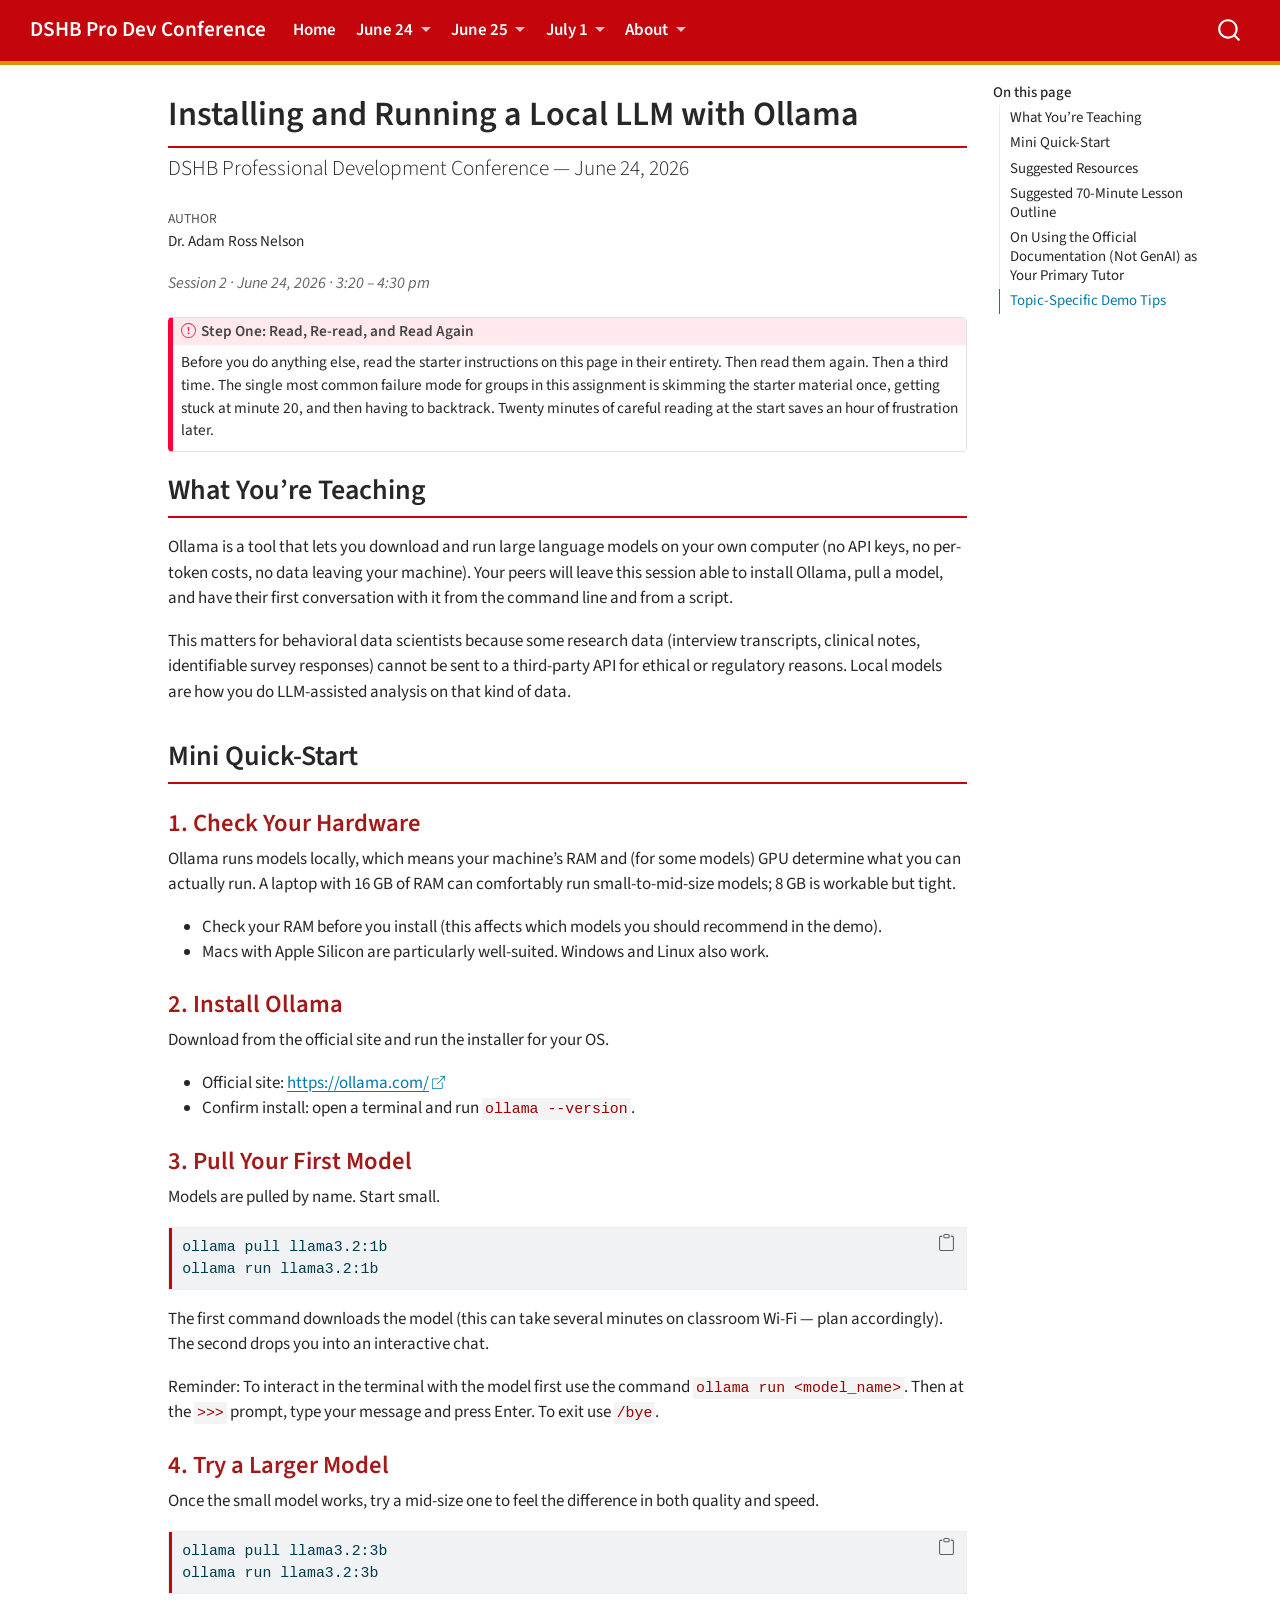
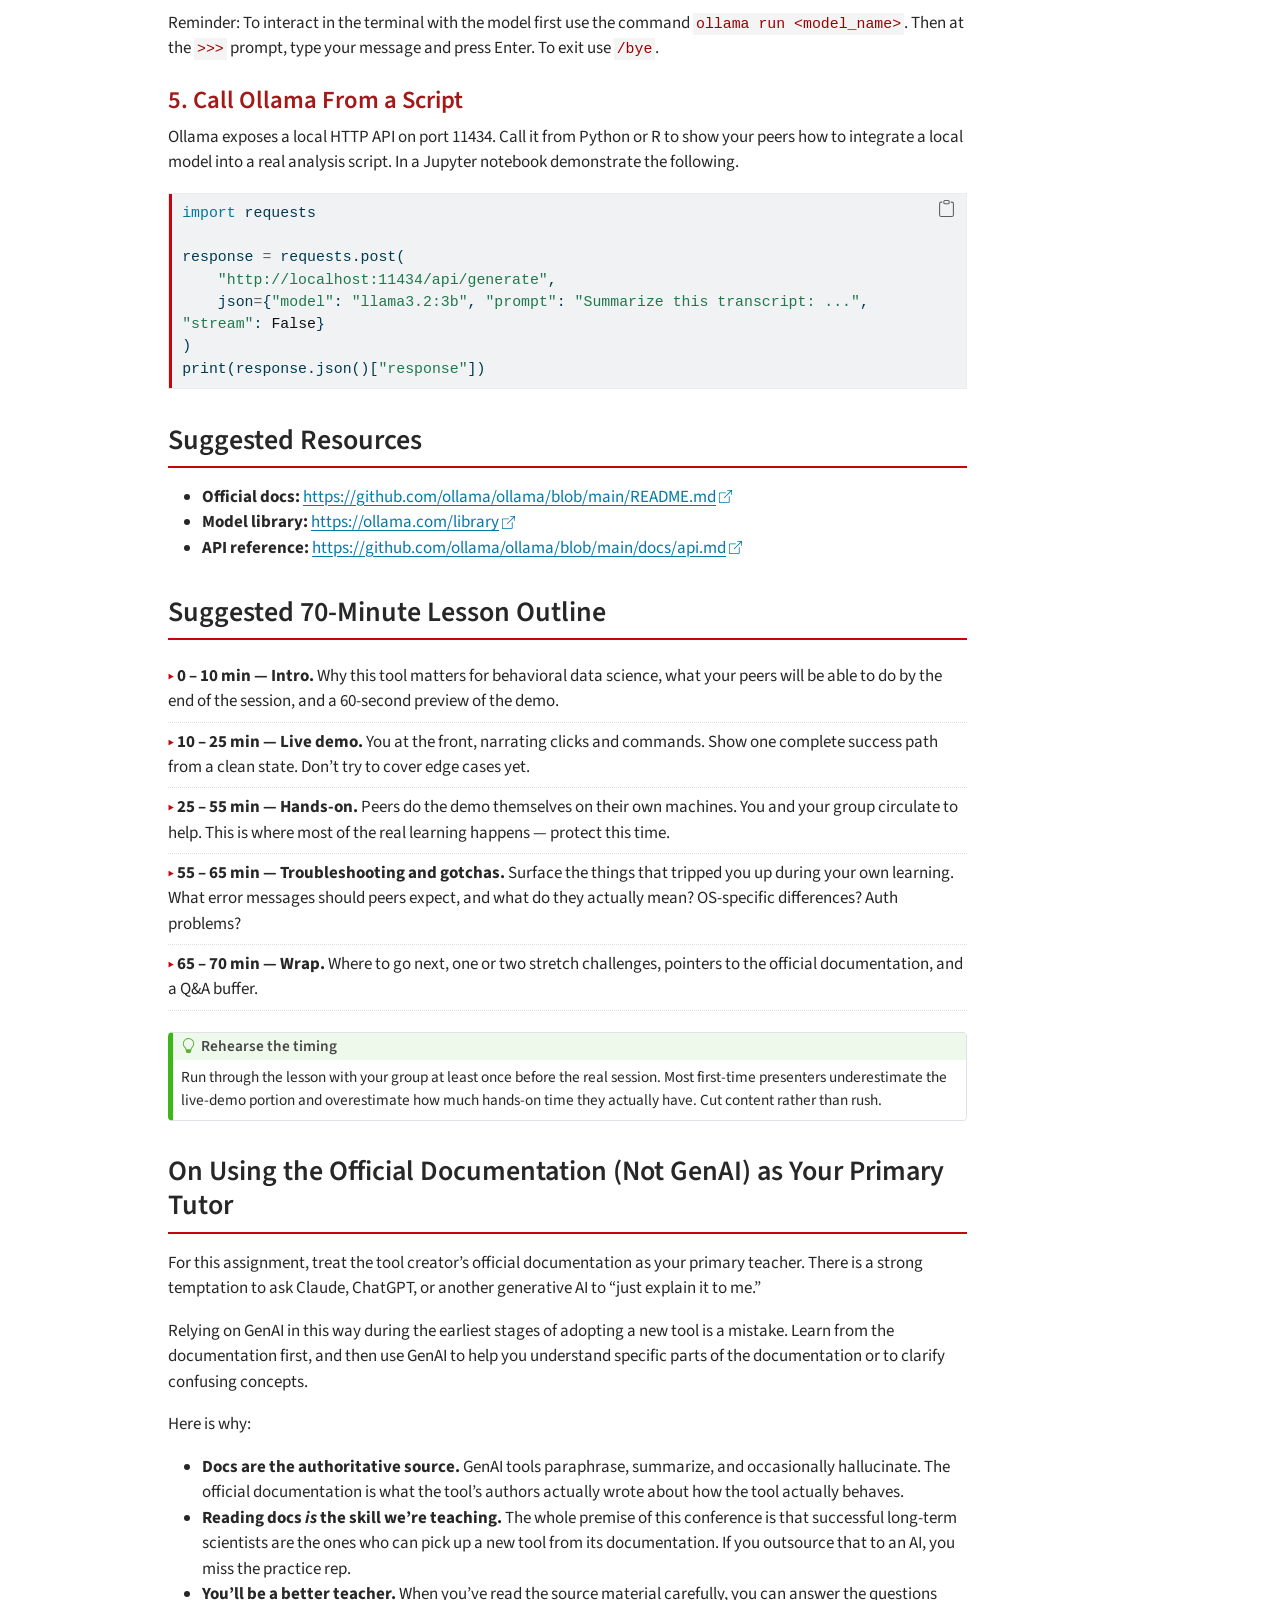
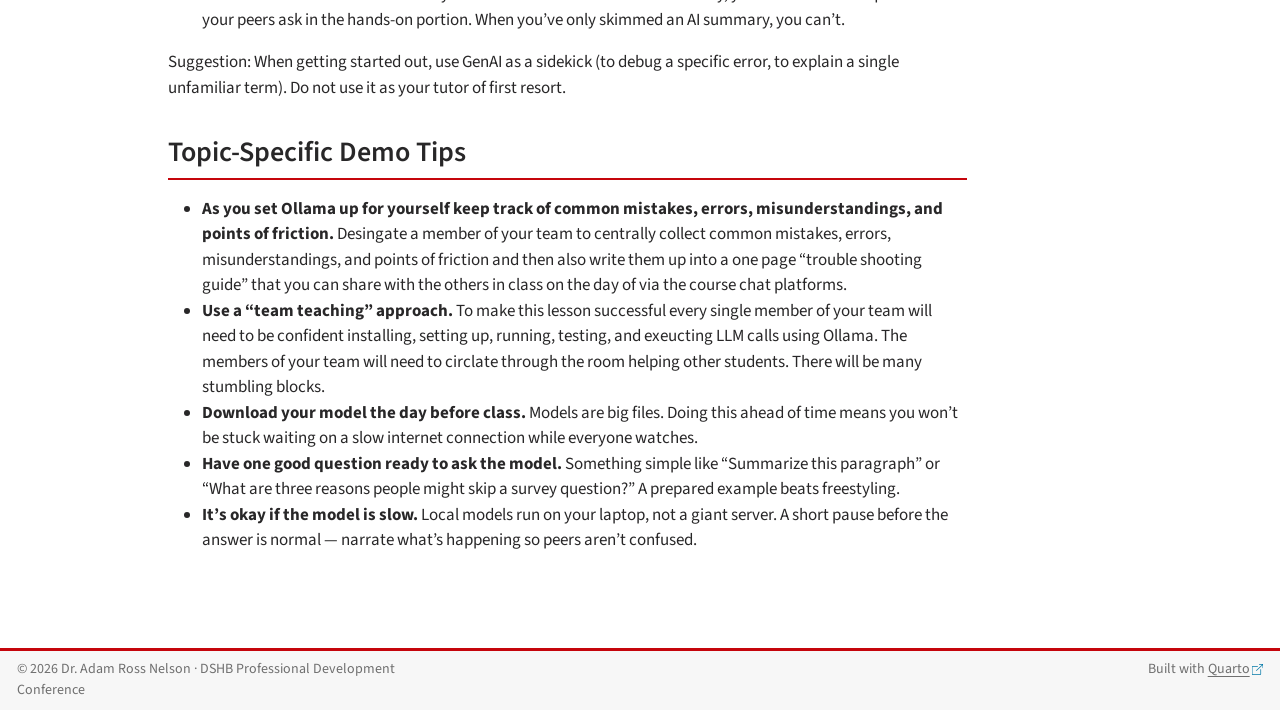
<file: topics/ollama.html>
<!DOCTYPE html>
<html xmlns="http://www.w3.org/1999/xhtml" lang="en" xml:lang="en"><head>

<meta charset="utf-8">
<meta name="generator" content="quarto-1.6.39">

<meta name="viewport" content="width=device-width, initial-scale=1.0, user-scalable=yes">

<meta name="author" content="Dr.&nbsp;Adam Ross Nelson">

<title>Installing and Running a Local LLM with Ollama – DSHB Pro Dev Conference</title>
<style>
code{white-space: pre-wrap;}
span.smallcaps{font-variant: small-caps;}
div.columns{display: flex; gap: min(4vw, 1.5em);}
div.column{flex: auto; overflow-x: auto;}
div.hanging-indent{margin-left: 1.5em; text-indent: -1.5em;}
ul.task-list{list-style: none;}
ul.task-list li input[type="checkbox"] {
  width: 0.8em;
  margin: 0 0.8em 0.2em -1em; /* quarto-specific, see https://github.com/quarto-dev/quarto-cli/issues/4556 */ 
  vertical-align: middle;
}
/* CSS for syntax highlighting */
pre > code.sourceCode { white-space: pre; position: relative; }
pre > code.sourceCode > span { line-height: 1.25; }
pre > code.sourceCode > span:empty { height: 1.2em; }
.sourceCode { overflow: visible; }
code.sourceCode > span { color: inherit; text-decoration: inherit; }
div.sourceCode { margin: 1em 0; }
pre.sourceCode { margin: 0; }
@media screen {
div.sourceCode { overflow: auto; }
}
@media print {
pre > code.sourceCode { white-space: pre-wrap; }
pre > code.sourceCode > span { display: inline-block; text-indent: -5em; padding-left: 5em; }
}
pre.numberSource code
  { counter-reset: source-line 0; }
pre.numberSource code > span
  { position: relative; left: -4em; counter-increment: source-line; }
pre.numberSource code > span > a:first-child::before
  { content: counter(source-line);
    position: relative; left: -1em; text-align: right; vertical-align: baseline;
    border: none; display: inline-block;
    -webkit-touch-callout: none; -webkit-user-select: none;
    -khtml-user-select: none; -moz-user-select: none;
    -ms-user-select: none; user-select: none;
    padding: 0 4px; width: 4em;
  }
pre.numberSource { margin-left: 3em;  padding-left: 4px; }
div.sourceCode
  {   }
@media screen {
pre > code.sourceCode > span > a:first-child::before { text-decoration: underline; }
}
</style>


<script src="../site_libs/quarto-nav/quarto-nav.js"></script>
<script src="../site_libs/clipboard/clipboard.min.js"></script>
<script src="../site_libs/quarto-search/autocomplete.umd.js"></script>
<script src="../site_libs/quarto-search/fuse.min.js"></script>
<script src="../site_libs/quarto-search/quarto-search.js"></script>
<meta name="quarto:offset" content="../">
<script src="../site_libs/quarto-html/quarto.js"></script>
<script src="../site_libs/quarto-html/popper.min.js"></script>
<script src="../site_libs/quarto-html/tippy.umd.min.js"></script>
<script src="../site_libs/quarto-html/anchor.min.js"></script>
<link href="../site_libs/quarto-html/tippy.css" rel="stylesheet">
<link href="../site_libs/quarto-html/quarto-syntax-highlighting-e26003cea8cd680ca0c55a263523d882.css" rel="stylesheet" id="quarto-text-highlighting-styles">
<script src="../site_libs/bootstrap/bootstrap.min.js"></script>
<link href="../site_libs/bootstrap/bootstrap-icons.css" rel="stylesheet">
<link href="../site_libs/bootstrap/bootstrap-525c7c8bb0bfc85560ce7a833b1a6dbb.min.css" rel="stylesheet" append-hash="true" id="quarto-bootstrap" data-mode="light">
<script id="quarto-search-options" type="application/json">{
  "location": "navbar",
  "copy-button": false,
  "collapse-after": 3,
  "panel-placement": "end",
  "type": "overlay",
  "limit": 50,
  "keyboard-shortcut": [
    "f",
    "/",
    "s"
  ],
  "show-item-context": false,
  "language": {
    "search-no-results-text": "No results",
    "search-matching-documents-text": "matching documents",
    "search-copy-link-title": "Copy link to search",
    "search-hide-matches-text": "Hide additional matches",
    "search-more-match-text": "more match in this document",
    "search-more-matches-text": "more matches in this document",
    "search-clear-button-title": "Clear",
    "search-text-placeholder": "",
    "search-detached-cancel-button-title": "Cancel",
    "search-submit-button-title": "Submit",
    "search-label": "Search"
  }
}</script>


<link rel="stylesheet" href="../styles.css">
</head>

<body class="nav-fixed">

<div id="quarto-search-results"></div>
  <header id="quarto-header" class="headroom fixed-top">
    <nav class="navbar navbar-expand-lg " data-bs-theme="dark">
      <div class="navbar-container container-fluid">
      <div class="navbar-brand-container mx-auto">
    <a class="navbar-brand" href="../index.html">
    <span class="navbar-title">DSHB Pro Dev Conference</span>
    </a>
  </div>
            <div id="quarto-search" class="" title="Search"></div>
          <button class="navbar-toggler" type="button" data-bs-toggle="collapse" data-bs-target="#navbarCollapse" aria-controls="navbarCollapse" role="menu" aria-expanded="false" aria-label="Toggle navigation" onclick="if (window.quartoToggleHeadroom) { window.quartoToggleHeadroom(); }">
  <span class="navbar-toggler-icon"></span>
</button>
          <div class="collapse navbar-collapse" id="navbarCollapse">
            <ul class="navbar-nav navbar-nav-scroll me-auto">
  <li class="nav-item">
    <a class="nav-link" href="../index.html"> 
<span class="menu-text">Home</span></a>
  </li>  
  <li class="nav-item dropdown ">
    <a class="nav-link dropdown-toggle" href="#" id="nav-menu-june-24" role="link" data-bs-toggle="dropdown" aria-expanded="false">
 <span class="menu-text">June 24</span>
    </a>
    <ul class="dropdown-menu" aria-labelledby="nav-menu-june-24">    
        <li>
    <a class="dropdown-item" href="../topics/windsurf.html">
 <span class="dropdown-text">Installing Windsurf and Getting Started with Agentic Coding</span></a>
  </li>  
        <li>
    <a class="dropdown-item" href="../topics/ollama.html">
 <span class="dropdown-text">Installing and Running a Local LLM with Ollama</span></a>
  </li>  
    </ul>
  </li>
  <li class="nav-item dropdown ">
    <a class="nav-link dropdown-toggle" href="#" id="nav-menu-june-25" role="link" data-bs-toggle="dropdown" aria-expanded="false">
 <span class="menu-text">June 25</span>
    </a>
    <ul class="dropdown-menu" aria-labelledby="nav-menu-june-25">    
        <li>
    <a class="dropdown-item" href="../topics/sql.html">
 <span class="dropdown-text">Simple Exploratory Data Analysis with SQL</span></a>
  </li>  
        <li>
    <a class="dropdown-item" href="../topics/github.html">
 <span class="dropdown-text">GitHub Refresher (Branching, Pull Requests, and More)</span></a>
  </li>  
    </ul>
  </li>
  <li class="nav-item dropdown ">
    <a class="nav-link dropdown-toggle" href="#" id="nav-menu-july-1" role="link" data-bs-toggle="dropdown" aria-expanded="false">
 <span class="menu-text">July 1</span>
    </a>
    <ul class="dropdown-menu" aria-labelledby="nav-menu-july-1">    
        <li>
    <a class="dropdown-item" href="../topics/quarto.html">
 <span class="dropdown-text">Using Quarto to Create a Simple Document</span></a>
  </li>  
        <li>
    <a class="dropdown-item" href="../topics/qualtrics.html">
 <span class="dropdown-text">Creating a Qualtrics Account and First Survey</span></a>
  </li>  
    </ul>
  </li>
  <li class="nav-item dropdown ">
    <a class="nav-link dropdown-toggle" href="#" id="nav-menu-about" role="link" data-bs-toggle="dropdown" aria-expanded="false">
 <span class="menu-text">About</span>
    </a>
    <ul class="dropdown-menu" aria-labelledby="nav-menu-about">    
        <li>
    <a class="dropdown-item" href="../about.html">
 <span class="dropdown-text">About This Microsite</span></a>
  </li>  
        <li>
    <a class="dropdown-item" href="../provenance.html">
 <span class="dropdown-text">Site Provenance</span></a>
  </li>  
        <li>
    <a class="dropdown-item" href="../maintainer-guide.html">
 <span class="dropdown-text">Maintainer Guide</span></a>
  </li>  
        <li>
    <a class="dropdown-item" href="../accessibility.html">
 <span class="dropdown-text">Accessibility Features</span></a>
  </li>  
    </ul>
  </li>
</ul>
          </div> <!-- /navcollapse -->
            <div class="quarto-navbar-tools">
</div>
      </div> <!-- /container-fluid -->
    </nav>
</header>
<!-- content -->
<div id="quarto-content" class="quarto-container page-columns page-rows-contents page-layout-article page-navbar">
<!-- sidebar -->
<!-- margin-sidebar -->
    <div id="quarto-margin-sidebar" class="sidebar margin-sidebar">
        <nav id="TOC" role="doc-toc" class="toc-active">
    <h2 id="toc-title">On this page</h2>
   
  <ul>
  <li><a href="#what-youre-teaching" id="toc-what-youre-teaching" class="nav-link active" data-scroll-target="#what-youre-teaching">What You’re Teaching</a></li>
  <li><a href="#mini-quick-start" id="toc-mini-quick-start" class="nav-link" data-scroll-target="#mini-quick-start">Mini Quick-Start</a>
  <ul class="collapse">
  <li><a href="#check-your-hardware" id="toc-check-your-hardware" class="nav-link" data-scroll-target="#check-your-hardware">1. Check Your Hardware</a></li>
  <li><a href="#install-ollama" id="toc-install-ollama" class="nav-link" data-scroll-target="#install-ollama">2. Install Ollama</a></li>
  <li><a href="#pull-your-first-model" id="toc-pull-your-first-model" class="nav-link" data-scroll-target="#pull-your-first-model">3. Pull Your First Model</a></li>
  <li><a href="#try-a-larger-model" id="toc-try-a-larger-model" class="nav-link" data-scroll-target="#try-a-larger-model">4. Try a Larger Model</a></li>
  <li><a href="#call-ollama-from-a-script" id="toc-call-ollama-from-a-script" class="nav-link" data-scroll-target="#call-ollama-from-a-script">5. Call Ollama From a Script</a></li>
  </ul></li>
  <li><a href="#suggested-resources" id="toc-suggested-resources" class="nav-link" data-scroll-target="#suggested-resources">Suggested Resources</a></li>
  <li><a href="#suggested-70-minute-lesson-outline" id="toc-suggested-70-minute-lesson-outline" class="nav-link" data-scroll-target="#suggested-70-minute-lesson-outline">Suggested 70-Minute Lesson Outline</a></li>
  <li><a href="#on-using-the-official-documentation-not-genai-as-your-primary-tutor" id="toc-on-using-the-official-documentation-not-genai-as-your-primary-tutor" class="nav-link" data-scroll-target="#on-using-the-official-documentation-not-genai-as-your-primary-tutor">On Using the Official Documentation (Not GenAI) as Your Primary Tutor</a></li>
  <li><a href="#topic-specific-demo-tips" id="toc-topic-specific-demo-tips" class="nav-link" data-scroll-target="#topic-specific-demo-tips">Topic-Specific Demo Tips</a></li>
  </ul>
</nav>
    </div>
<!-- main -->
<main class="content" id="quarto-document-content">

<header id="title-block-header" class="quarto-title-block default">
<div class="quarto-title">
<h1 class="title">Installing and Running a Local LLM with Ollama</h1>
<p class="subtitle lead">DSHB Professional Development Conference — June 24, 2026</p>
</div>



<div class="quarto-title-meta">

    <div>
    <div class="quarto-title-meta-heading">Author</div>
    <div class="quarto-title-meta-contents">
             <p>Dr.&nbsp;Adam Ross Nelson </p>
          </div>
  </div>
    
  
    
  </div>
  


</header>


<div class="session-meta">
<p>Session 2 · June 24, 2026 · 3:20 – 4:30 pm</p>
</div>
<div class="callout callout-style-default callout-important callout-titled">
<div class="callout-header d-flex align-content-center">
<div class="callout-icon-container">
<i class="callout-icon"></i>
</div>
<div class="callout-title-container flex-fill">
Step One: Read, Re-read, and Read Again
</div>
</div>
<div class="callout-body-container callout-body">
<p>Before you do anything else, read the starter instructions on this page in their entirety. Then read them again. Then a third time. The single most common failure mode for groups in this assignment is skimming the starter material once, getting stuck at minute 20, and then having to backtrack. Twenty minutes of careful reading at the start saves an hour of frustration later.</p>
</div>
</div>
<section id="what-youre-teaching" class="level2">
<h2 class="anchored" data-anchor-id="what-youre-teaching">What You’re Teaching</h2>
<p>Ollama is a tool that lets you download and run large language models on your own computer (no API keys, no per-token costs, no data leaving your machine). Your peers will leave this session able to install Ollama, pull a model, and have their first conversation with it from the command line and from a script.</p>
<p>This matters for behavioral data scientists because some research data (interview transcripts, clinical notes, identifiable survey responses) cannot be sent to a third-party API for ethical or regulatory reasons. Local models are how you do LLM-assisted analysis on that kind of data.</p>
</section>
<section id="mini-quick-start" class="level2">
<h2 class="anchored" data-anchor-id="mini-quick-start">Mini Quick-Start</h2>
<section id="check-your-hardware" class="level3">
<h3 class="anchored" data-anchor-id="check-your-hardware">1. Check Your Hardware</h3>
<p>Ollama runs models locally, which means your machine’s RAM and (for some models) GPU determine what you can actually run. A laptop with 16 GB of RAM can comfortably run small-to-mid-size models; 8 GB is workable but tight.</p>
<ul>
<li>Check your RAM before you install (this affects which models you should recommend in the demo).</li>
<li>Macs with Apple Silicon are particularly well-suited. Windows and Linux also work.</li>
</ul>
</section>
<section id="install-ollama" class="level3">
<h3 class="anchored" data-anchor-id="install-ollama">2. Install Ollama</h3>
<p>Download from the official site and run the installer for your OS.</p>
<ul>
<li>Official site: <a href="https://ollama.com/" class="uri">https://ollama.com/</a></li>
<li>Confirm install: open a terminal and run <code>ollama --version</code>.</li>
</ul>
</section>
<section id="pull-your-first-model" class="level3">
<h3 class="anchored" data-anchor-id="pull-your-first-model">3. Pull Your First Model</h3>
<p>Models are pulled by name. Start small.</p>
<div class="sourceCode" id="cb1"><pre class="sourceCode bash code-with-copy"><code class="sourceCode bash"><span id="cb1-1"><a href="#cb1-1" aria-hidden="true" tabindex="-1"></a><span class="ex">ollama</span> pull llama3.2:1b</span>
<span id="cb1-2"><a href="#cb1-2" aria-hidden="true" tabindex="-1"></a><span class="ex">ollama</span> run llama3.2:1b</span></code><button title="Copy to Clipboard" class="code-copy-button"><i class="bi"></i></button></pre></div>
<p>The first command downloads the model (this can take several minutes on classroom Wi-Fi — plan accordingly). The second drops you into an interactive chat.</p>
<p>Reminder: To interact in the terminal with the model first use the command <code>ollama run &lt;model_name&gt;</code>. Then at the <code>&gt;&gt;&gt;</code> prompt, type your message and press Enter. To exit use <code>/bye</code>.</p>
</section>
<section id="try-a-larger-model" class="level3">
<h3 class="anchored" data-anchor-id="try-a-larger-model">4. Try a Larger Model</h3>
<p>Once the small model works, try a mid-size one to feel the difference in both quality and speed.</p>
<div class="sourceCode" id="cb2"><pre class="sourceCode bash code-with-copy"><code class="sourceCode bash"><span id="cb2-1"><a href="#cb2-1" aria-hidden="true" tabindex="-1"></a><span class="ex">ollama</span> pull llama3.2:3b</span>
<span id="cb2-2"><a href="#cb2-2" aria-hidden="true" tabindex="-1"></a><span class="ex">ollama</span> run llama3.2:3b</span></code><button title="Copy to Clipboard" class="code-copy-button"><i class="bi"></i></button></pre></div>
<p>Reminder: To interact in the terminal with the model first use the command <code>ollama run &lt;model_name&gt;</code>. Then at the <code>&gt;&gt;&gt;</code> prompt, type your message and press Enter. To exit use <code>/bye</code>.</p>
</section>
<section id="call-ollama-from-a-script" class="level3">
<h3 class="anchored" data-anchor-id="call-ollama-from-a-script">5. Call Ollama From a Script</h3>
<p>Ollama exposes a local HTTP API on port 11434. Call it from Python or R to show your peers how to integrate a local model into a real analysis script. In a Jupyter notebook demonstrate the following.</p>
<div class="sourceCode" id="cb3"><pre class="sourceCode python code-with-copy"><code class="sourceCode python"><span id="cb3-1"><a href="#cb3-1" aria-hidden="true" tabindex="-1"></a><span class="im">import</span> requests</span>
<span id="cb3-2"><a href="#cb3-2" aria-hidden="true" tabindex="-1"></a></span>
<span id="cb3-3"><a href="#cb3-3" aria-hidden="true" tabindex="-1"></a>response <span class="op">=</span> requests.post(</span>
<span id="cb3-4"><a href="#cb3-4" aria-hidden="true" tabindex="-1"></a>    <span class="st">"http://localhost:11434/api/generate"</span>,</span>
<span id="cb3-5"><a href="#cb3-5" aria-hidden="true" tabindex="-1"></a>    json<span class="op">=</span>{<span class="st">"model"</span>: <span class="st">"llama3.2:3b"</span>, <span class="st">"prompt"</span>: <span class="st">"Summarize this transcript: ..."</span>, <span class="st">"stream"</span>: <span class="va">False</span>}</span>
<span id="cb3-6"><a href="#cb3-6" aria-hidden="true" tabindex="-1"></a>)</span>
<span id="cb3-7"><a href="#cb3-7" aria-hidden="true" tabindex="-1"></a><span class="bu">print</span>(response.json()[<span class="st">"response"</span>])</span></code><button title="Copy to Clipboard" class="code-copy-button"><i class="bi"></i></button></pre></div>
</section>
</section>
<section id="suggested-resources" class="level2">
<h2 class="anchored" data-anchor-id="suggested-resources">Suggested Resources</h2>
<ul>
<li><strong>Official docs:</strong> <a href="https://github.com/ollama/ollama/blob/main/README.md" class="uri">https://github.com/ollama/ollama/blob/main/README.md</a></li>
<li><strong>Model library:</strong> <a href="https://ollama.com/library" class="uri">https://ollama.com/library</a></li>
<li><strong>API reference:</strong> <a href="https://github.com/ollama/ollama/blob/main/docs/api.md" class="uri">https://github.com/ollama/ollama/blob/main/docs/api.md</a></li>
</ul>
</section>
<section id="suggested-70-minute-lesson-outline" class="level2">
<h2 class="anchored" data-anchor-id="suggested-70-minute-lesson-outline">Suggested 70-Minute Lesson Outline</h2>
<div class="outline-block">
<ul>
<li><strong>0 – 10 min — Intro.</strong> Why this tool matters for behavioral data science, what your peers will be able to do by the end of the session, and a 60-second preview of the demo.</li>
<li><strong>10 – 25 min — Live demo.</strong> You at the front, narrating clicks and commands. Show one complete success path from a clean state. Don’t try to cover edge cases yet.</li>
<li><strong>25 – 55 min — Hands-on.</strong> Peers do the demo themselves on their own machines. You and your group circulate to help. This is where most of the real learning happens — protect this time.</li>
<li><strong>55 – 65 min — Troubleshooting and gotchas.</strong> Surface the things that tripped you up during your own learning. What error messages should peers expect, and what do they actually mean? OS-specific differences? Auth problems?</li>
<li><strong>65 – 70 min — Wrap.</strong> Where to go next, one or two stretch challenges, pointers to the official documentation, and a Q&amp;A buffer.</li>
</ul>
</div>
<div class="callout callout-style-default callout-tip callout-titled">
<div class="callout-header d-flex align-content-center">
<div class="callout-icon-container">
<i class="callout-icon"></i>
</div>
<div class="callout-title-container flex-fill">
Rehearse the timing
</div>
</div>
<div class="callout-body-container callout-body">
<p>Run through the lesson with your group at least once before the real session. Most first-time presenters underestimate the live-demo portion and overestimate how much hands-on time they actually have. Cut content rather than rush.</p>
</div>
</div>
</section>
<section id="on-using-the-official-documentation-not-genai-as-your-primary-tutor" class="level2">
<h2 class="anchored" data-anchor-id="on-using-the-official-documentation-not-genai-as-your-primary-tutor">On Using the Official Documentation (Not GenAI) as Your Primary Tutor</h2>
<p>For this assignment, treat the tool creator’s official documentation as your primary teacher. There is a strong temptation to ask Claude, ChatGPT, or another generative AI to “just explain it to me.”</p>
<p>Relying on GenAI in this way during the earliest stages of adopting a new tool is a mistake. Learn from the documentation first, and then use GenAI to help you understand specific parts of the documentation or to clarify confusing concepts.</p>
<p>Here is why:</p>
<ul>
<li><strong>Docs are the authoritative source.</strong> GenAI tools paraphrase, summarize, and occasionally hallucinate. The official documentation is what the tool’s authors actually wrote about how the tool actually behaves.</li>
<li><strong>Reading docs <em>is</em> the skill we’re teaching.</strong> The whole premise of this conference is that successful long-term scientists are the ones who can pick up a new tool from its documentation. If you outsource that to an AI, you miss the practice rep.</li>
<li><strong>You’ll be a better teacher.</strong> When you’ve read the source material carefully, you can answer the questions your peers ask in the hands-on portion. When you’ve only skimmed an AI summary, you can’t.</li>
</ul>
<p>Suggestion: When getting started out, use GenAI as a sidekick (to debug a specific error, to explain a single unfamiliar term). Do not use it as your tutor of first resort.</p>
</section>
<section id="topic-specific-demo-tips" class="level2">
<h2 class="anchored" data-anchor-id="topic-specific-demo-tips">Topic-Specific Demo Tips</h2>
<ul>
<li><strong>As you set Ollama up for yourself keep track of common mistakes, errors, misunderstandings, and points of friction.</strong> Desingate a member of your team to centrally collect common mistakes, errors, misunderstandings, and points of friction and then also write them up into a one page “trouble shooting guide” that you can share with the others in class on the day of via the course chat platforms.</li>
<li><strong>Use a “team teaching” approach.</strong> To make this lesson successful every single member of your team will need to be confident installing, setting up, running, testing, and exeucting LLM calls using Ollama. The members of your team will need to circlate through the room helping other students. There will be many stumbling blocks.</li>
<li><strong>Download your model the day before class.</strong> Models are big files. Doing this ahead of time means you won’t be stuck waiting on a slow internet connection while everyone watches.</li>
<li><strong>Have one good question ready to ask the model.</strong> Something simple like “Summarize this paragraph” or “What are three reasons people might skip a survey question?” A prepared example beats freestyling.</li>
<li><strong>It’s okay if the model is slow.</strong> Local models run on your laptop, not a giant server. A short pause before the answer is normal — narrate what’s happening so peers aren’t confused.</li>
</ul>


</section>

<a onclick="window.scrollTo(0, 0); return false;" role="button" id="quarto-back-to-top"><i class="bi bi-arrow-up"></i> Back to top</a></main> <!-- /main -->
<script id="quarto-html-after-body" type="application/javascript">
window.document.addEventListener("DOMContentLoaded", function (event) {
  const toggleBodyColorMode = (bsSheetEl) => {
    const mode = bsSheetEl.getAttribute("data-mode");
    const bodyEl = window.document.querySelector("body");
    if (mode === "dark") {
      bodyEl.classList.add("quarto-dark");
      bodyEl.classList.remove("quarto-light");
    } else {
      bodyEl.classList.add("quarto-light");
      bodyEl.classList.remove("quarto-dark");
    }
  }
  const toggleBodyColorPrimary = () => {
    const bsSheetEl = window.document.querySelector("link#quarto-bootstrap");
    if (bsSheetEl) {
      toggleBodyColorMode(bsSheetEl);
    }
  }
  toggleBodyColorPrimary();  
  const icon = "";
  const anchorJS = new window.AnchorJS();
  anchorJS.options = {
    placement: 'right',
    icon: icon
  };
  anchorJS.add('.anchored');
  const isCodeAnnotation = (el) => {
    for (const clz of el.classList) {
      if (clz.startsWith('code-annotation-')) {                     
        return true;
      }
    }
    return false;
  }
  const onCopySuccess = function(e) {
    // button target
    const button = e.trigger;
    // don't keep focus
    button.blur();
    // flash "checked"
    button.classList.add('code-copy-button-checked');
    var currentTitle = button.getAttribute("title");
    button.setAttribute("title", "Copied!");
    let tooltip;
    if (window.bootstrap) {
      button.setAttribute("data-bs-toggle", "tooltip");
      button.setAttribute("data-bs-placement", "left");
      button.setAttribute("data-bs-title", "Copied!");
      tooltip = new bootstrap.Tooltip(button, 
        { trigger: "manual", 
          customClass: "code-copy-button-tooltip",
          offset: [0, -8]});
      tooltip.show();    
    }
    setTimeout(function() {
      if (tooltip) {
        tooltip.hide();
        button.removeAttribute("data-bs-title");
        button.removeAttribute("data-bs-toggle");
        button.removeAttribute("data-bs-placement");
      }
      button.setAttribute("title", currentTitle);
      button.classList.remove('code-copy-button-checked');
    }, 1000);
    // clear code selection
    e.clearSelection();
  }
  const getTextToCopy = function(trigger) {
      const codeEl = trigger.previousElementSibling.cloneNode(true);
      for (const childEl of codeEl.children) {
        if (isCodeAnnotation(childEl)) {
          childEl.remove();
        }
      }
      return codeEl.innerText;
  }
  const clipboard = new window.ClipboardJS('.code-copy-button:not([data-in-quarto-modal])', {
    text: getTextToCopy
  });
  clipboard.on('success', onCopySuccess);
  if (window.document.getElementById('quarto-embedded-source-code-modal')) {
    const clipboardModal = new window.ClipboardJS('.code-copy-button[data-in-quarto-modal]', {
      text: getTextToCopy,
      container: window.document.getElementById('quarto-embedded-source-code-modal')
    });
    clipboardModal.on('success', onCopySuccess);
  }
    var localhostRegex = new RegExp(/^(?:http|https):\/\/localhost\:?[0-9]*\//);
    var mailtoRegex = new RegExp(/^mailto:/);
      var filterRegex = new RegExp("https:\/\/adamrossnelson\.github\.io\/dshb-mock-micro\/");
    var isInternal = (href) => {
        return filterRegex.test(href) || localhostRegex.test(href) || mailtoRegex.test(href);
    }
    // Inspect non-navigation links and adorn them if external
 	var links = window.document.querySelectorAll('a[href]:not(.nav-link):not(.navbar-brand):not(.toc-action):not(.sidebar-link):not(.sidebar-item-toggle):not(.pagination-link):not(.no-external):not([aria-hidden]):not(.dropdown-item):not(.quarto-navigation-tool):not(.about-link)');
    for (var i=0; i<links.length; i++) {
      const link = links[i];
      if (!isInternal(link.href)) {
        // undo the damage that might have been done by quarto-nav.js in the case of
        // links that we want to consider external
        if (link.dataset.originalHref !== undefined) {
          link.href = link.dataset.originalHref;
        }
          // target, if specified
          link.setAttribute("target", "_blank");
          if (link.getAttribute("rel") === null) {
            link.setAttribute("rel", "noopener");
          }
          // default icon
          link.classList.add("external");
      }
    }
  function tippyHover(el, contentFn, onTriggerFn, onUntriggerFn) {
    const config = {
      allowHTML: true,
      maxWidth: 500,
      delay: 100,
      arrow: false,
      appendTo: function(el) {
          return el.parentElement;
      },
      interactive: true,
      interactiveBorder: 10,
      theme: 'quarto',
      placement: 'bottom-start',
    };
    if (contentFn) {
      config.content = contentFn;
    }
    if (onTriggerFn) {
      config.onTrigger = onTriggerFn;
    }
    if (onUntriggerFn) {
      config.onUntrigger = onUntriggerFn;
    }
    window.tippy(el, config); 
  }
  const noterefs = window.document.querySelectorAll('a[role="doc-noteref"]');
  for (var i=0; i<noterefs.length; i++) {
    const ref = noterefs[i];
    tippyHover(ref, function() {
      // use id or data attribute instead here
      let href = ref.getAttribute('data-footnote-href') || ref.getAttribute('href');
      try { href = new URL(href).hash; } catch {}
      const id = href.replace(/^#\/?/, "");
      const note = window.document.getElementById(id);
      if (note) {
        return note.innerHTML;
      } else {
        return "";
      }
    });
  }
  const xrefs = window.document.querySelectorAll('a.quarto-xref');
  const processXRef = (id, note) => {
    // Strip column container classes
    const stripColumnClz = (el) => {
      el.classList.remove("page-full", "page-columns");
      if (el.children) {
        for (const child of el.children) {
          stripColumnClz(child);
        }
      }
    }
    stripColumnClz(note)
    if (id === null || id.startsWith('sec-')) {
      // Special case sections, only their first couple elements
      const container = document.createElement("div");
      if (note.children && note.children.length > 2) {
        container.appendChild(note.children[0].cloneNode(true));
        for (let i = 1; i < note.children.length; i++) {
          const child = note.children[i];
          if (child.tagName === "P" && child.innerText === "") {
            continue;
          } else {
            container.appendChild(child.cloneNode(true));
            break;
          }
        }
        if (window.Quarto?.typesetMath) {
          window.Quarto.typesetMath(container);
        }
        return container.innerHTML
      } else {
        if (window.Quarto?.typesetMath) {
          window.Quarto.typesetMath(note);
        }
        return note.innerHTML;
      }
    } else {
      // Remove any anchor links if they are present
      const anchorLink = note.querySelector('a.anchorjs-link');
      if (anchorLink) {
        anchorLink.remove();
      }
      if (window.Quarto?.typesetMath) {
        window.Quarto.typesetMath(note);
      }
      if (note.classList.contains("callout")) {
        return note.outerHTML;
      } else {
        return note.innerHTML;
      }
    }
  }
  for (var i=0; i<xrefs.length; i++) {
    const xref = xrefs[i];
    tippyHover(xref, undefined, function(instance) {
      instance.disable();
      let url = xref.getAttribute('href');
      let hash = undefined; 
      if (url.startsWith('#')) {
        hash = url;
      } else {
        try { hash = new URL(url).hash; } catch {}
      }
      if (hash) {
        const id = hash.replace(/^#\/?/, "");
        const note = window.document.getElementById(id);
        if (note !== null) {
          try {
            const html = processXRef(id, note.cloneNode(true));
            instance.setContent(html);
          } finally {
            instance.enable();
            instance.show();
          }
        } else {
          // See if we can fetch this
          fetch(url.split('#')[0])
          .then(res => res.text())
          .then(html => {
            const parser = new DOMParser();
            const htmlDoc = parser.parseFromString(html, "text/html");
            const note = htmlDoc.getElementById(id);
            if (note !== null) {
              const html = processXRef(id, note);
              instance.setContent(html);
            } 
          }).finally(() => {
            instance.enable();
            instance.show();
          });
        }
      } else {
        // See if we can fetch a full url (with no hash to target)
        // This is a special case and we should probably do some content thinning / targeting
        fetch(url)
        .then(res => res.text())
        .then(html => {
          const parser = new DOMParser();
          const htmlDoc = parser.parseFromString(html, "text/html");
          const note = htmlDoc.querySelector('main.content');
          if (note !== null) {
            // This should only happen for chapter cross references
            // (since there is no id in the URL)
            // remove the first header
            if (note.children.length > 0 && note.children[0].tagName === "HEADER") {
              note.children[0].remove();
            }
            const html = processXRef(null, note);
            instance.setContent(html);
          } 
        }).finally(() => {
          instance.enable();
          instance.show();
        });
      }
    }, function(instance) {
    });
  }
      let selectedAnnoteEl;
      const selectorForAnnotation = ( cell, annotation) => {
        let cellAttr = 'data-code-cell="' + cell + '"';
        let lineAttr = 'data-code-annotation="' +  annotation + '"';
        const selector = 'span[' + cellAttr + '][' + lineAttr + ']';
        return selector;
      }
      const selectCodeLines = (annoteEl) => {
        const doc = window.document;
        const targetCell = annoteEl.getAttribute("data-target-cell");
        const targetAnnotation = annoteEl.getAttribute("data-target-annotation");
        const annoteSpan = window.document.querySelector(selectorForAnnotation(targetCell, targetAnnotation));
        const lines = annoteSpan.getAttribute("data-code-lines").split(",");
        const lineIds = lines.map((line) => {
          return targetCell + "-" + line;
        })
        let top = null;
        let height = null;
        let parent = null;
        if (lineIds.length > 0) {
            //compute the position of the single el (top and bottom and make a div)
            const el = window.document.getElementById(lineIds[0]);
            top = el.offsetTop;
            height = el.offsetHeight;
            parent = el.parentElement.parentElement;
          if (lineIds.length > 1) {
            const lastEl = window.document.getElementById(lineIds[lineIds.length - 1]);
            const bottom = lastEl.offsetTop + lastEl.offsetHeight;
            height = bottom - top;
          }
          if (top !== null && height !== null && parent !== null) {
            // cook up a div (if necessary) and position it 
            let div = window.document.getElementById("code-annotation-line-highlight");
            if (div === null) {
              div = window.document.createElement("div");
              div.setAttribute("id", "code-annotation-line-highlight");
              div.style.position = 'absolute';
              parent.appendChild(div);
            }
            div.style.top = top - 2 + "px";
            div.style.height = height + 4 + "px";
            div.style.left = 0;
            let gutterDiv = window.document.getElementById("code-annotation-line-highlight-gutter");
            if (gutterDiv === null) {
              gutterDiv = window.document.createElement("div");
              gutterDiv.setAttribute("id", "code-annotation-line-highlight-gutter");
              gutterDiv.style.position = 'absolute';
              const codeCell = window.document.getElementById(targetCell);
              const gutter = codeCell.querySelector('.code-annotation-gutter');
              gutter.appendChild(gutterDiv);
            }
            gutterDiv.style.top = top - 2 + "px";
            gutterDiv.style.height = height + 4 + "px";
          }
          selectedAnnoteEl = annoteEl;
        }
      };
      const unselectCodeLines = () => {
        const elementsIds = ["code-annotation-line-highlight", "code-annotation-line-highlight-gutter"];
        elementsIds.forEach((elId) => {
          const div = window.document.getElementById(elId);
          if (div) {
            div.remove();
          }
        });
        selectedAnnoteEl = undefined;
      };
        // Handle positioning of the toggle
    window.addEventListener(
      "resize",
      throttle(() => {
        elRect = undefined;
        if (selectedAnnoteEl) {
          selectCodeLines(selectedAnnoteEl);
        }
      }, 10)
    );
    function throttle(fn, ms) {
    let throttle = false;
    let timer;
      return (...args) => {
        if(!throttle) { // first call gets through
            fn.apply(this, args);
            throttle = true;
        } else { // all the others get throttled
            if(timer) clearTimeout(timer); // cancel #2
            timer = setTimeout(() => {
              fn.apply(this, args);
              timer = throttle = false;
            }, ms);
        }
      };
    }
      // Attach click handler to the DT
      const annoteDls = window.document.querySelectorAll('dt[data-target-cell]');
      for (const annoteDlNode of annoteDls) {
        annoteDlNode.addEventListener('click', (event) => {
          const clickedEl = event.target;
          if (clickedEl !== selectedAnnoteEl) {
            unselectCodeLines();
            const activeEl = window.document.querySelector('dt[data-target-cell].code-annotation-active');
            if (activeEl) {
              activeEl.classList.remove('code-annotation-active');
            }
            selectCodeLines(clickedEl);
            clickedEl.classList.add('code-annotation-active');
          } else {
            // Unselect the line
            unselectCodeLines();
            clickedEl.classList.remove('code-annotation-active');
          }
        });
      }
  const findCites = (el) => {
    const parentEl = el.parentElement;
    if (parentEl) {
      const cites = parentEl.dataset.cites;
      if (cites) {
        return {
          el,
          cites: cites.split(' ')
        };
      } else {
        return findCites(el.parentElement)
      }
    } else {
      return undefined;
    }
  };
  var bibliorefs = window.document.querySelectorAll('a[role="doc-biblioref"]');
  for (var i=0; i<bibliorefs.length; i++) {
    const ref = bibliorefs[i];
    const citeInfo = findCites(ref);
    if (citeInfo) {
      tippyHover(citeInfo.el, function() {
        var popup = window.document.createElement('div');
        citeInfo.cites.forEach(function(cite) {
          var citeDiv = window.document.createElement('div');
          citeDiv.classList.add('hanging-indent');
          citeDiv.classList.add('csl-entry');
          var biblioDiv = window.document.getElementById('ref-' + cite);
          if (biblioDiv) {
            citeDiv.innerHTML = biblioDiv.innerHTML;
          }
          popup.appendChild(citeDiv);
        });
        return popup.innerHTML;
      });
    }
  }
});
</script>
</div> <!-- /content -->
<footer class="footer">
  <div class="nav-footer">
    <div class="nav-footer-left">
<p>© 2026 Dr.&nbsp;Adam Ross Nelson · DSHB Professional Development Conference</p>
</div>   
    <div class="nav-footer-center">
      &nbsp;
    </div>
    <div class="nav-footer-right">
<p>Built with <a href="https://quarto.org/">Quarto</a></p>
</div>
  </div>
</footer>




</body></html>
</file>
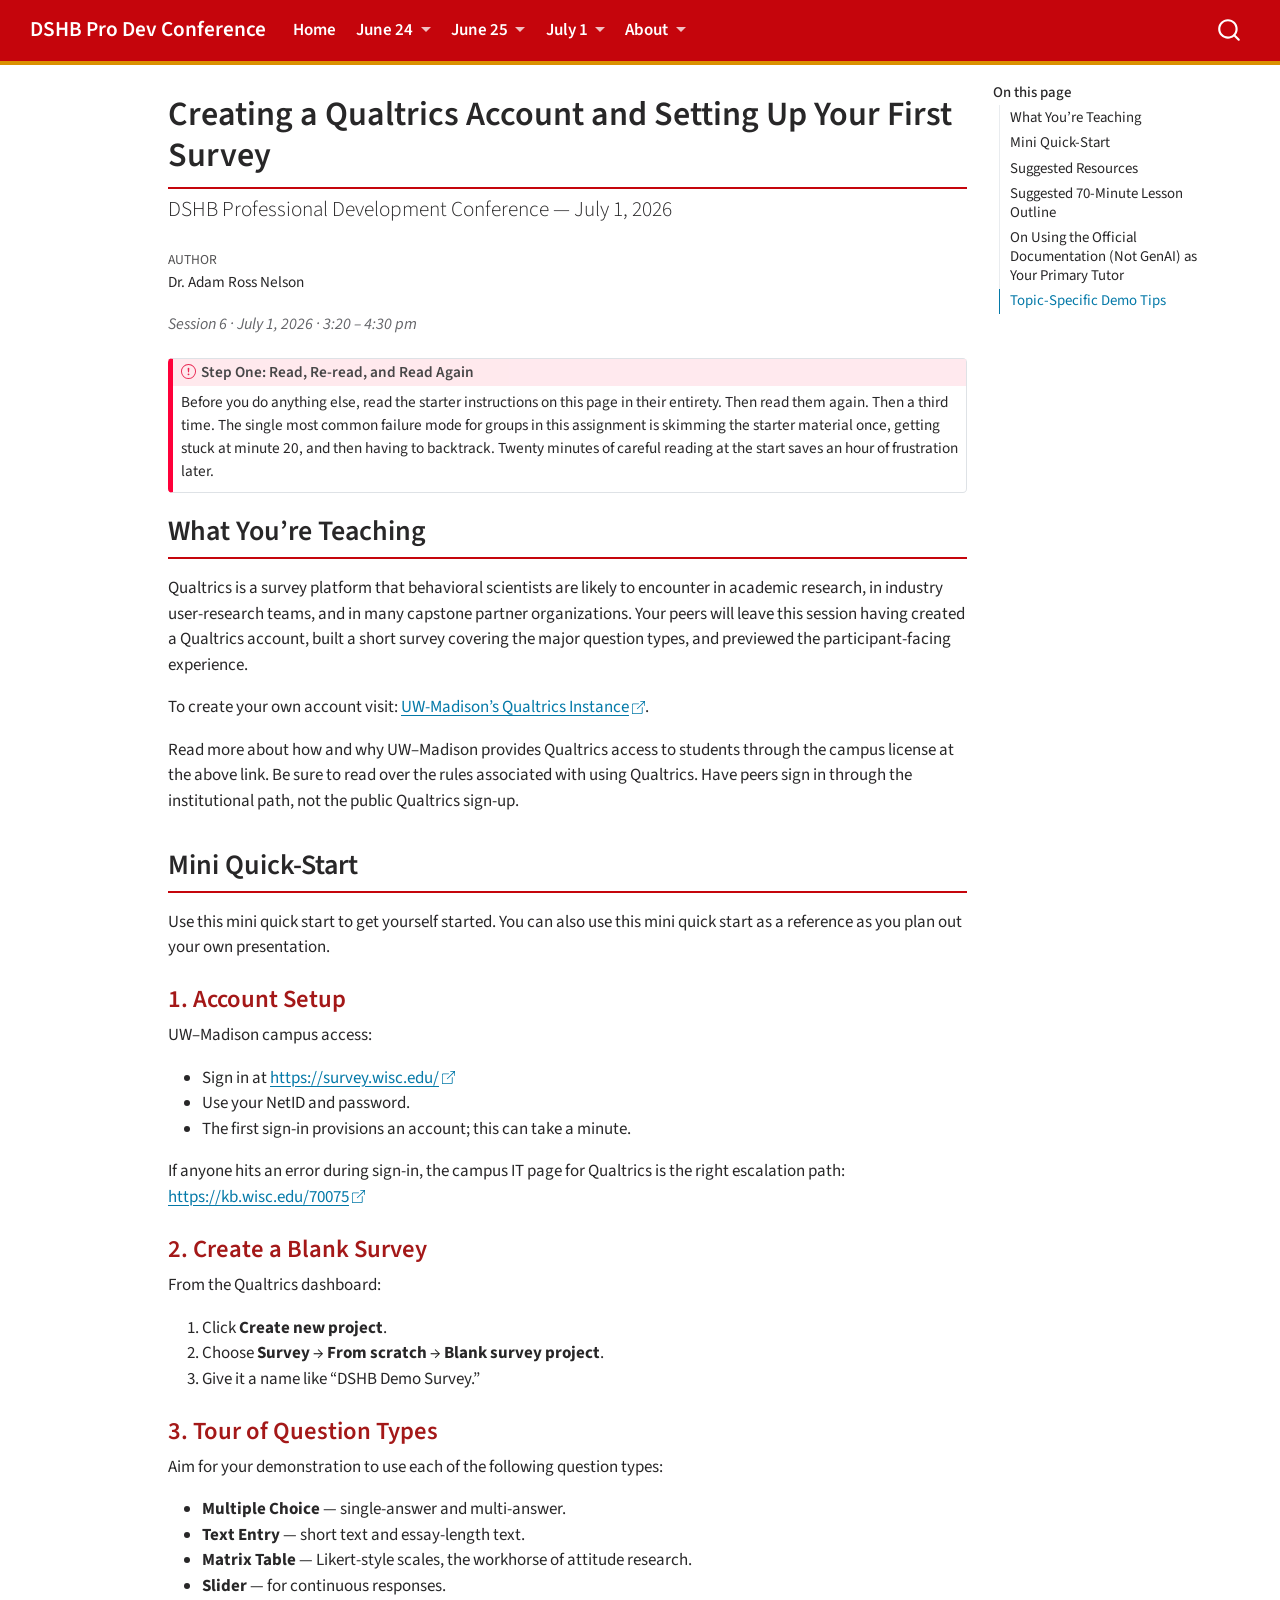
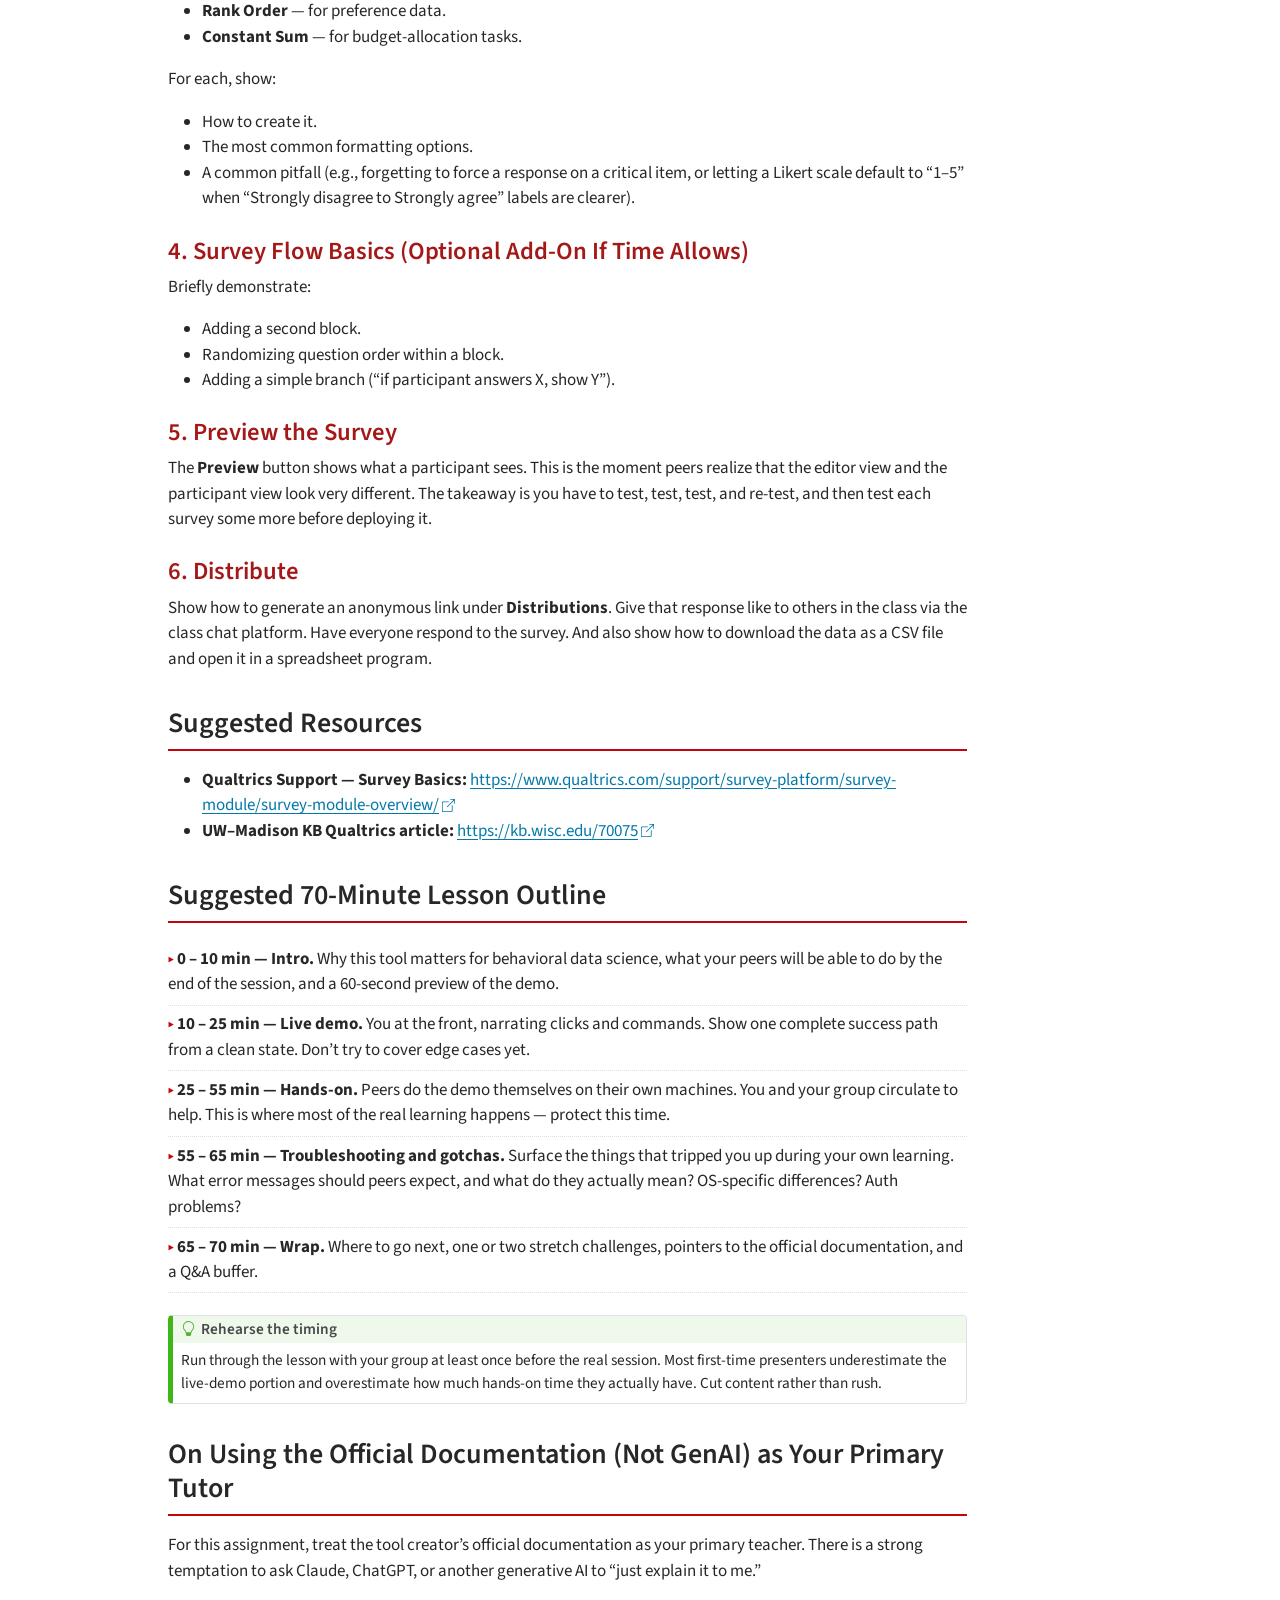
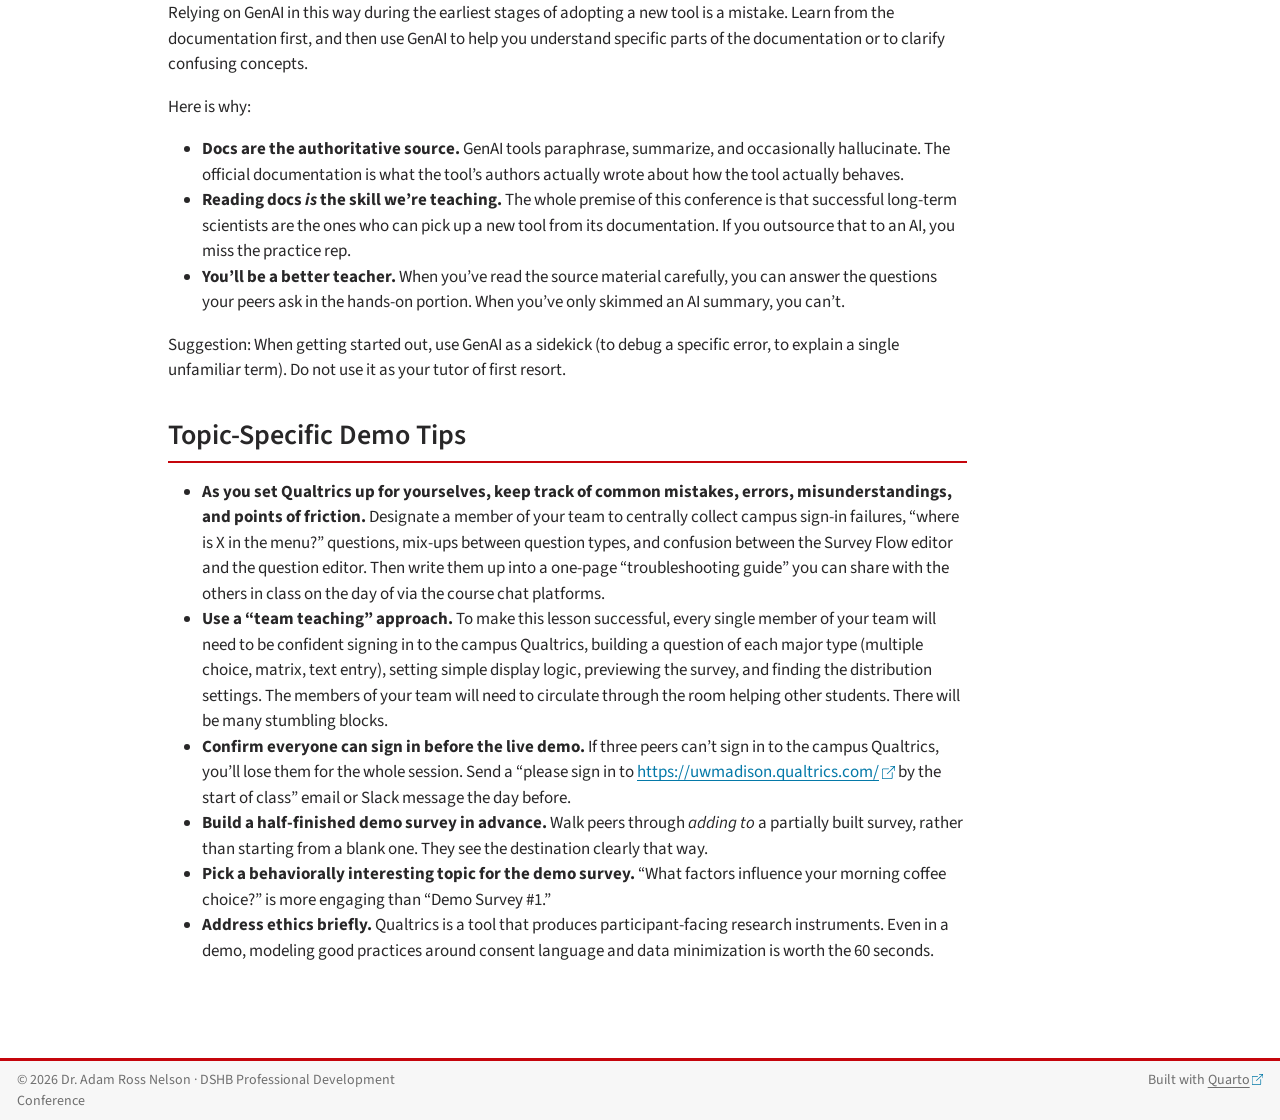
<file: topics/qualtrics.html>
<!DOCTYPE html>
<html xmlns="http://www.w3.org/1999/xhtml" lang="en" xml:lang="en"><head>

<meta charset="utf-8">
<meta name="generator" content="quarto-1.6.39">

<meta name="viewport" content="width=device-width, initial-scale=1.0, user-scalable=yes">

<meta name="author" content="Dr.&nbsp;Adam Ross Nelson">

<title>Creating a Qualtrics Account and Setting Up Your First Survey – DSHB Pro Dev Conference</title>
<style>
code{white-space: pre-wrap;}
span.smallcaps{font-variant: small-caps;}
div.columns{display: flex; gap: min(4vw, 1.5em);}
div.column{flex: auto; overflow-x: auto;}
div.hanging-indent{margin-left: 1.5em; text-indent: -1.5em;}
ul.task-list{list-style: none;}
ul.task-list li input[type="checkbox"] {
  width: 0.8em;
  margin: 0 0.8em 0.2em -1em; /* quarto-specific, see https://github.com/quarto-dev/quarto-cli/issues/4556 */ 
  vertical-align: middle;
}
</style>


<script src="../site_libs/quarto-nav/quarto-nav.js"></script>
<script src="../site_libs/clipboard/clipboard.min.js"></script>
<script src="../site_libs/quarto-search/autocomplete.umd.js"></script>
<script src="../site_libs/quarto-search/fuse.min.js"></script>
<script src="../site_libs/quarto-search/quarto-search.js"></script>
<meta name="quarto:offset" content="../">
<script src="../site_libs/quarto-html/quarto.js"></script>
<script src="../site_libs/quarto-html/popper.min.js"></script>
<script src="../site_libs/quarto-html/tippy.umd.min.js"></script>
<script src="../site_libs/quarto-html/anchor.min.js"></script>
<link href="../site_libs/quarto-html/tippy.css" rel="stylesheet">
<link href="../site_libs/quarto-html/quarto-syntax-highlighting-e26003cea8cd680ca0c55a263523d882.css" rel="stylesheet" id="quarto-text-highlighting-styles">
<script src="../site_libs/bootstrap/bootstrap.min.js"></script>
<link href="../site_libs/bootstrap/bootstrap-icons.css" rel="stylesheet">
<link href="../site_libs/bootstrap/bootstrap-525c7c8bb0bfc85560ce7a833b1a6dbb.min.css" rel="stylesheet" append-hash="true" id="quarto-bootstrap" data-mode="light">
<script id="quarto-search-options" type="application/json">{
  "location": "navbar",
  "copy-button": false,
  "collapse-after": 3,
  "panel-placement": "end",
  "type": "overlay",
  "limit": 50,
  "keyboard-shortcut": [
    "f",
    "/",
    "s"
  ],
  "show-item-context": false,
  "language": {
    "search-no-results-text": "No results",
    "search-matching-documents-text": "matching documents",
    "search-copy-link-title": "Copy link to search",
    "search-hide-matches-text": "Hide additional matches",
    "search-more-match-text": "more match in this document",
    "search-more-matches-text": "more matches in this document",
    "search-clear-button-title": "Clear",
    "search-text-placeholder": "",
    "search-detached-cancel-button-title": "Cancel",
    "search-submit-button-title": "Submit",
    "search-label": "Search"
  }
}</script>


<link rel="stylesheet" href="../styles.css">
</head>

<body class="nav-fixed">

<div id="quarto-search-results"></div>
  <header id="quarto-header" class="headroom fixed-top">
    <nav class="navbar navbar-expand-lg " data-bs-theme="dark">
      <div class="navbar-container container-fluid">
      <div class="navbar-brand-container mx-auto">
    <a class="navbar-brand" href="../index.html">
    <span class="navbar-title">DSHB Pro Dev Conference</span>
    </a>
  </div>
            <div id="quarto-search" class="" title="Search"></div>
          <button class="navbar-toggler" type="button" data-bs-toggle="collapse" data-bs-target="#navbarCollapse" aria-controls="navbarCollapse" role="menu" aria-expanded="false" aria-label="Toggle navigation" onclick="if (window.quartoToggleHeadroom) { window.quartoToggleHeadroom(); }">
  <span class="navbar-toggler-icon"></span>
</button>
          <div class="collapse navbar-collapse" id="navbarCollapse">
            <ul class="navbar-nav navbar-nav-scroll me-auto">
  <li class="nav-item">
    <a class="nav-link" href="../index.html"> 
<span class="menu-text">Home</span></a>
  </li>  
  <li class="nav-item dropdown ">
    <a class="nav-link dropdown-toggle" href="#" id="nav-menu-june-24" role="link" data-bs-toggle="dropdown" aria-expanded="false">
 <span class="menu-text">June 24</span>
    </a>
    <ul class="dropdown-menu" aria-labelledby="nav-menu-june-24">    
        <li>
    <a class="dropdown-item" href="../topics/windsurf.html">
 <span class="dropdown-text">Installing Windsurf and Getting Started with Agentic Coding</span></a>
  </li>  
        <li>
    <a class="dropdown-item" href="../topics/ollama.html">
 <span class="dropdown-text">Installing and Running a Local LLM with Ollama</span></a>
  </li>  
    </ul>
  </li>
  <li class="nav-item dropdown ">
    <a class="nav-link dropdown-toggle" href="#" id="nav-menu-june-25" role="link" data-bs-toggle="dropdown" aria-expanded="false">
 <span class="menu-text">June 25</span>
    </a>
    <ul class="dropdown-menu" aria-labelledby="nav-menu-june-25">    
        <li>
    <a class="dropdown-item" href="../topics/sql.html">
 <span class="dropdown-text">Simple Exploratory Data Analysis with SQL</span></a>
  </li>  
        <li>
    <a class="dropdown-item" href="../topics/github.html">
 <span class="dropdown-text">GitHub Refresher (Branching, Pull Requests, and More)</span></a>
  </li>  
    </ul>
  </li>
  <li class="nav-item dropdown ">
    <a class="nav-link dropdown-toggle" href="#" id="nav-menu-july-1" role="link" data-bs-toggle="dropdown" aria-expanded="false">
 <span class="menu-text">July 1</span>
    </a>
    <ul class="dropdown-menu" aria-labelledby="nav-menu-july-1">    
        <li>
    <a class="dropdown-item" href="../topics/quarto.html">
 <span class="dropdown-text">Using Quarto to Create a Simple Document</span></a>
  </li>  
        <li>
    <a class="dropdown-item" href="../topics/qualtrics.html">
 <span class="dropdown-text">Creating a Qualtrics Account and First Survey</span></a>
  </li>  
    </ul>
  </li>
  <li class="nav-item dropdown ">
    <a class="nav-link dropdown-toggle" href="#" id="nav-menu-about" role="link" data-bs-toggle="dropdown" aria-expanded="false">
 <span class="menu-text">About</span>
    </a>
    <ul class="dropdown-menu" aria-labelledby="nav-menu-about">    
        <li>
    <a class="dropdown-item" href="../about.html">
 <span class="dropdown-text">About This Microsite</span></a>
  </li>  
        <li>
    <a class="dropdown-item" href="../provenance.html">
 <span class="dropdown-text">Site Provenance</span></a>
  </li>  
        <li>
    <a class="dropdown-item" href="../maintainer-guide.html">
 <span class="dropdown-text">Maintainer Guide</span></a>
  </li>  
        <li>
    <a class="dropdown-item" href="../accessibility.html">
 <span class="dropdown-text">Accessibility Features</span></a>
  </li>  
    </ul>
  </li>
</ul>
          </div> <!-- /navcollapse -->
            <div class="quarto-navbar-tools">
</div>
      </div> <!-- /container-fluid -->
    </nav>
</header>
<!-- content -->
<div id="quarto-content" class="quarto-container page-columns page-rows-contents page-layout-article page-navbar">
<!-- sidebar -->
<!-- margin-sidebar -->
    <div id="quarto-margin-sidebar" class="sidebar margin-sidebar">
        <nav id="TOC" role="doc-toc" class="toc-active">
    <h2 id="toc-title">On this page</h2>
   
  <ul>
  <li><a href="#what-youre-teaching" id="toc-what-youre-teaching" class="nav-link active" data-scroll-target="#what-youre-teaching">What You’re Teaching</a></li>
  <li><a href="#mini-quick-start" id="toc-mini-quick-start" class="nav-link" data-scroll-target="#mini-quick-start">Mini Quick-Start</a>
  <ul class="collapse">
  <li><a href="#account-setup" id="toc-account-setup" class="nav-link" data-scroll-target="#account-setup">1. Account Setup</a></li>
  <li><a href="#create-a-blank-survey" id="toc-create-a-blank-survey" class="nav-link" data-scroll-target="#create-a-blank-survey">2. Create a Blank Survey</a></li>
  <li><a href="#tour-of-question-types" id="toc-tour-of-question-types" class="nav-link" data-scroll-target="#tour-of-question-types">3. Tour of Question Types</a></li>
  <li><a href="#survey-flow-basics-optional-add-on-if-time-allows" id="toc-survey-flow-basics-optional-add-on-if-time-allows" class="nav-link" data-scroll-target="#survey-flow-basics-optional-add-on-if-time-allows">4. Survey Flow Basics (Optional Add-On If Time Allows)</a></li>
  <li><a href="#preview-the-survey" id="toc-preview-the-survey" class="nav-link" data-scroll-target="#preview-the-survey">5. Preview the Survey</a></li>
  <li><a href="#distribute" id="toc-distribute" class="nav-link" data-scroll-target="#distribute">6. Distribute</a></li>
  </ul></li>
  <li><a href="#suggested-resources" id="toc-suggested-resources" class="nav-link" data-scroll-target="#suggested-resources">Suggested Resources</a></li>
  <li><a href="#suggested-70-minute-lesson-outline" id="toc-suggested-70-minute-lesson-outline" class="nav-link" data-scroll-target="#suggested-70-minute-lesson-outline">Suggested 70-Minute Lesson Outline</a></li>
  <li><a href="#on-using-the-official-documentation-not-genai-as-your-primary-tutor" id="toc-on-using-the-official-documentation-not-genai-as-your-primary-tutor" class="nav-link" data-scroll-target="#on-using-the-official-documentation-not-genai-as-your-primary-tutor">On Using the Official Documentation (Not GenAI) as Your Primary Tutor</a></li>
  <li><a href="#topic-specific-demo-tips" id="toc-topic-specific-demo-tips" class="nav-link" data-scroll-target="#topic-specific-demo-tips">Topic-Specific Demo Tips</a></li>
  </ul>
</nav>
    </div>
<!-- main -->
<main class="content" id="quarto-document-content">

<header id="title-block-header" class="quarto-title-block default">
<div class="quarto-title">
<h1 class="title">Creating a Qualtrics Account and Setting Up Your First Survey</h1>
<p class="subtitle lead">DSHB Professional Development Conference — July 1, 2026</p>
</div>



<div class="quarto-title-meta">

    <div>
    <div class="quarto-title-meta-heading">Author</div>
    <div class="quarto-title-meta-contents">
             <p>Dr.&nbsp;Adam Ross Nelson </p>
          </div>
  </div>
    
  
    
  </div>
  


</header>


<div class="session-meta">
<p>Session 6 · July 1, 2026 · 3:20 – 4:30 pm</p>
</div>
<div class="callout callout-style-default callout-important callout-titled">
<div class="callout-header d-flex align-content-center">
<div class="callout-icon-container">
<i class="callout-icon"></i>
</div>
<div class="callout-title-container flex-fill">
Step One: Read, Re-read, and Read Again
</div>
</div>
<div class="callout-body-container callout-body">
<p>Before you do anything else, read the starter instructions on this page in their entirety. Then read them again. Then a third time. The single most common failure mode for groups in this assignment is skimming the starter material once, getting stuck at minute 20, and then having to backtrack. Twenty minutes of careful reading at the start saves an hour of frustration later.</p>
</div>
</div>
<section id="what-youre-teaching" class="level2">
<h2 class="anchored" data-anchor-id="what-youre-teaching">What You’re Teaching</h2>
<p>Qualtrics is a survey platform that behavioral scientists are likely to encounter in academic research, in industry user-research teams, and in many capstone partner organizations. Your peers will leave this session having created a Qualtrics account, built a short survey covering the major question types, and previewed the participant-facing experience.</p>
<p>To create your own account visit: <a href="https://survey.wisc.edu/">UW-Madison’s Qualtrics Instance</a>.</p>
<p>Read more about how and why UW–Madison provides Qualtrics access to students through the campus license at the above link. Be sure to read over the rules associated with using Qualtrics. Have peers sign in through the institutional path, not the public Qualtrics sign-up.</p>
</section>
<section id="mini-quick-start" class="level2">
<h2 class="anchored" data-anchor-id="mini-quick-start">Mini Quick-Start</h2>
<p>Use this mini quick start to get yourself started. You can also use this mini quick start as a reference as you plan out your own presentation.</p>
<section id="account-setup" class="level3">
<h3 class="anchored" data-anchor-id="account-setup">1. Account Setup</h3>
<p>UW–Madison campus access:</p>
<ul>
<li>Sign in at <a href="https://survey.wisc.edu/" class="uri">https://survey.wisc.edu/</a></li>
<li>Use your NetID and password.</li>
<li>The first sign-in provisions an account; this can take a minute.</li>
</ul>
<p>If anyone hits an error during sign-in, the campus IT page for Qualtrics is the right escalation path: <a href="https://kb.wisc.edu/70075" class="uri">https://kb.wisc.edu/70075</a></p>
</section>
<section id="create-a-blank-survey" class="level3">
<h3 class="anchored" data-anchor-id="create-a-blank-survey">2. Create a Blank Survey</h3>
<p>From the Qualtrics dashboard:</p>
<ol type="1">
<li>Click <strong>Create new project</strong>.</li>
<li>Choose <strong>Survey</strong> → <strong>From scratch</strong> → <strong>Blank survey project</strong>.</li>
<li>Give it a name like “DSHB Demo Survey.”</li>
</ol>
</section>
<section id="tour-of-question-types" class="level3">
<h3 class="anchored" data-anchor-id="tour-of-question-types">3. Tour of Question Types</h3>
<p>Aim for your demonstration to use each of the following question types:</p>
<ul>
<li><strong>Multiple Choice</strong> — single-answer and multi-answer.</li>
<li><strong>Text Entry</strong> — short text and essay-length text.</li>
<li><strong>Matrix Table</strong> — Likert-style scales, the workhorse of attitude research.</li>
<li><strong>Slider</strong> — for continuous responses.</li>
<li><strong>Rank Order</strong> — for preference data.</li>
<li><strong>Constant Sum</strong> — for budget-allocation tasks.</li>
</ul>
<p>For each, show:</p>
<ul>
<li>How to create it.</li>
<li>The most common formatting options.</li>
<li>A common pitfall (e.g., forgetting to force a response on a critical item, or letting a Likert scale default to “1–5” when “Strongly disagree to Strongly agree” labels are clearer).</li>
</ul>
</section>
<section id="survey-flow-basics-optional-add-on-if-time-allows" class="level3">
<h3 class="anchored" data-anchor-id="survey-flow-basics-optional-add-on-if-time-allows">4. Survey Flow Basics (Optional Add-On If Time Allows)</h3>
<p>Briefly demonstrate:</p>
<ul>
<li>Adding a second block.</li>
<li>Randomizing question order within a block.</li>
<li>Adding a simple branch (“if participant answers X, show Y”).</li>
</ul>
</section>
<section id="preview-the-survey" class="level3">
<h3 class="anchored" data-anchor-id="preview-the-survey">5. Preview the Survey</h3>
<p>The <strong>Preview</strong> button shows what a participant sees. This is the moment peers realize that the editor view and the participant view look very different. The takeaway is you have to test, test, test, and re-test, and then test each survey some more before deploying it.</p>
</section>
<section id="distribute" class="level3">
<h3 class="anchored" data-anchor-id="distribute">6. Distribute</h3>
<p>Show how to generate an anonymous link under <strong>Distributions</strong>. Give that response like to others in the class via the class chat platform. Have everyone respond to the survey. And also show how to download the data as a CSV file and open it in a spreadsheet program.</p>
</section>
</section>
<section id="suggested-resources" class="level2">
<h2 class="anchored" data-anchor-id="suggested-resources">Suggested Resources</h2>
<ul>
<li><strong>Qualtrics Support — Survey Basics:</strong> <a href="https://www.qualtrics.com/support/survey-platform/survey-module/survey-module-overview/" class="uri">https://www.qualtrics.com/support/survey-platform/survey-module/survey-module-overview/</a></li>
<li><strong>UW–Madison KB Qualtrics article:</strong> <a href="https://kb.wisc.edu/70075" class="uri">https://kb.wisc.edu/70075</a></li>
</ul>
</section>
<section id="suggested-70-minute-lesson-outline" class="level2">
<h2 class="anchored" data-anchor-id="suggested-70-minute-lesson-outline">Suggested 70-Minute Lesson Outline</h2>
<div class="outline-block">
<ul>
<li><strong>0 – 10 min — Intro.</strong> Why this tool matters for behavioral data science, what your peers will be able to do by the end of the session, and a 60-second preview of the demo.</li>
<li><strong>10 – 25 min — Live demo.</strong> You at the front, narrating clicks and commands. Show one complete success path from a clean state. Don’t try to cover edge cases yet.</li>
<li><strong>25 – 55 min — Hands-on.</strong> Peers do the demo themselves on their own machines. You and your group circulate to help. This is where most of the real learning happens — protect this time.</li>
<li><strong>55 – 65 min — Troubleshooting and gotchas.</strong> Surface the things that tripped you up during your own learning. What error messages should peers expect, and what do they actually mean? OS-specific differences? Auth problems?</li>
<li><strong>65 – 70 min — Wrap.</strong> Where to go next, one or two stretch challenges, pointers to the official documentation, and a Q&amp;A buffer.</li>
</ul>
</div>
<div class="callout callout-style-default callout-tip callout-titled">
<div class="callout-header d-flex align-content-center">
<div class="callout-icon-container">
<i class="callout-icon"></i>
</div>
<div class="callout-title-container flex-fill">
Rehearse the timing
</div>
</div>
<div class="callout-body-container callout-body">
<p>Run through the lesson with your group at least once before the real session. Most first-time presenters underestimate the live-demo portion and overestimate how much hands-on time they actually have. Cut content rather than rush.</p>
</div>
</div>
</section>
<section id="on-using-the-official-documentation-not-genai-as-your-primary-tutor" class="level2">
<h2 class="anchored" data-anchor-id="on-using-the-official-documentation-not-genai-as-your-primary-tutor">On Using the Official Documentation (Not GenAI) as Your Primary Tutor</h2>
<p>For this assignment, treat the tool creator’s official documentation as your primary teacher. There is a strong temptation to ask Claude, ChatGPT, or another generative AI to “just explain it to me.”</p>
<p>Relying on GenAI in this way during the earliest stages of adopting a new tool is a mistake. Learn from the documentation first, and then use GenAI to help you understand specific parts of the documentation or to clarify confusing concepts.</p>
<p>Here is why:</p>
<ul>
<li><strong>Docs are the authoritative source.</strong> GenAI tools paraphrase, summarize, and occasionally hallucinate. The official documentation is what the tool’s authors actually wrote about how the tool actually behaves.</li>
<li><strong>Reading docs <em>is</em> the skill we’re teaching.</strong> The whole premise of this conference is that successful long-term scientists are the ones who can pick up a new tool from its documentation. If you outsource that to an AI, you miss the practice rep.</li>
<li><strong>You’ll be a better teacher.</strong> When you’ve read the source material carefully, you can answer the questions your peers ask in the hands-on portion. When you’ve only skimmed an AI summary, you can’t.</li>
</ul>
<p>Suggestion: When getting started out, use GenAI as a sidekick (to debug a specific error, to explain a single unfamiliar term). Do not use it as your tutor of first resort.</p>
</section>
<section id="topic-specific-demo-tips" class="level2">
<h2 class="anchored" data-anchor-id="topic-specific-demo-tips">Topic-Specific Demo Tips</h2>
<ul>
<li><strong>As you set Qualtrics up for yourselves, keep track of common mistakes, errors, misunderstandings, and points of friction.</strong> Designate a member of your team to centrally collect campus sign-in failures, “where is X in the menu?” questions, mix-ups between question types, and confusion between the Survey Flow editor and the question editor. Then write them up into a one-page “troubleshooting guide” you can share with the others in class on the day of via the course chat platforms.</li>
<li><strong>Use a “team teaching” approach.</strong> To make this lesson successful, every single member of your team will need to be confident signing in to the campus Qualtrics, building a question of each major type (multiple choice, matrix, text entry), setting simple display logic, previewing the survey, and finding the distribution settings. The members of your team will need to circulate through the room helping other students. There will be many stumbling blocks.</li>
<li><strong>Confirm everyone can sign in before the live demo.</strong> If three peers can’t sign in to the campus Qualtrics, you’ll lose them for the whole session. Send a “please sign in to <a href="https://uwmadison.qualtrics.com/" class="uri">https://uwmadison.qualtrics.com/</a> by the start of class” email or Slack message the day before.</li>
<li><strong>Build a half-finished demo survey in advance.</strong> Walk peers through <em>adding to</em> a partially built survey, rather than starting from a blank one. They see the destination clearly that way.</li>
<li><strong>Pick a behaviorally interesting topic for the demo survey.</strong> “What factors influence your morning coffee choice?” is more engaging than “Demo Survey #1.”</li>
<li><strong>Address ethics briefly.</strong> Qualtrics is a tool that produces participant-facing research instruments. Even in a demo, modeling good practices around consent language and data minimization is worth the 60 seconds.</li>
</ul>


</section>

<a onclick="window.scrollTo(0, 0); return false;" role="button" id="quarto-back-to-top"><i class="bi bi-arrow-up"></i> Back to top</a></main> <!-- /main -->
<script id="quarto-html-after-body" type="application/javascript">
window.document.addEventListener("DOMContentLoaded", function (event) {
  const toggleBodyColorMode = (bsSheetEl) => {
    const mode = bsSheetEl.getAttribute("data-mode");
    const bodyEl = window.document.querySelector("body");
    if (mode === "dark") {
      bodyEl.classList.add("quarto-dark");
      bodyEl.classList.remove("quarto-light");
    } else {
      bodyEl.classList.add("quarto-light");
      bodyEl.classList.remove("quarto-dark");
    }
  }
  const toggleBodyColorPrimary = () => {
    const bsSheetEl = window.document.querySelector("link#quarto-bootstrap");
    if (bsSheetEl) {
      toggleBodyColorMode(bsSheetEl);
    }
  }
  toggleBodyColorPrimary();  
  const icon = "";
  const anchorJS = new window.AnchorJS();
  anchorJS.options = {
    placement: 'right',
    icon: icon
  };
  anchorJS.add('.anchored');
  const isCodeAnnotation = (el) => {
    for (const clz of el.classList) {
      if (clz.startsWith('code-annotation-')) {                     
        return true;
      }
    }
    return false;
  }
  const onCopySuccess = function(e) {
    // button target
    const button = e.trigger;
    // don't keep focus
    button.blur();
    // flash "checked"
    button.classList.add('code-copy-button-checked');
    var currentTitle = button.getAttribute("title");
    button.setAttribute("title", "Copied!");
    let tooltip;
    if (window.bootstrap) {
      button.setAttribute("data-bs-toggle", "tooltip");
      button.setAttribute("data-bs-placement", "left");
      button.setAttribute("data-bs-title", "Copied!");
      tooltip = new bootstrap.Tooltip(button, 
        { trigger: "manual", 
          customClass: "code-copy-button-tooltip",
          offset: [0, -8]});
      tooltip.show();    
    }
    setTimeout(function() {
      if (tooltip) {
        tooltip.hide();
        button.removeAttribute("data-bs-title");
        button.removeAttribute("data-bs-toggle");
        button.removeAttribute("data-bs-placement");
      }
      button.setAttribute("title", currentTitle);
      button.classList.remove('code-copy-button-checked');
    }, 1000);
    // clear code selection
    e.clearSelection();
  }
  const getTextToCopy = function(trigger) {
      const codeEl = trigger.previousElementSibling.cloneNode(true);
      for (const childEl of codeEl.children) {
        if (isCodeAnnotation(childEl)) {
          childEl.remove();
        }
      }
      return codeEl.innerText;
  }
  const clipboard = new window.ClipboardJS('.code-copy-button:not([data-in-quarto-modal])', {
    text: getTextToCopy
  });
  clipboard.on('success', onCopySuccess);
  if (window.document.getElementById('quarto-embedded-source-code-modal')) {
    const clipboardModal = new window.ClipboardJS('.code-copy-button[data-in-quarto-modal]', {
      text: getTextToCopy,
      container: window.document.getElementById('quarto-embedded-source-code-modal')
    });
    clipboardModal.on('success', onCopySuccess);
  }
    var localhostRegex = new RegExp(/^(?:http|https):\/\/localhost\:?[0-9]*\//);
    var mailtoRegex = new RegExp(/^mailto:/);
      var filterRegex = new RegExp("https:\/\/adamrossnelson\.github\.io\/dshb-mock-micro\/");
    var isInternal = (href) => {
        return filterRegex.test(href) || localhostRegex.test(href) || mailtoRegex.test(href);
    }
    // Inspect non-navigation links and adorn them if external
 	var links = window.document.querySelectorAll('a[href]:not(.nav-link):not(.navbar-brand):not(.toc-action):not(.sidebar-link):not(.sidebar-item-toggle):not(.pagination-link):not(.no-external):not([aria-hidden]):not(.dropdown-item):not(.quarto-navigation-tool):not(.about-link)');
    for (var i=0; i<links.length; i++) {
      const link = links[i];
      if (!isInternal(link.href)) {
        // undo the damage that might have been done by quarto-nav.js in the case of
        // links that we want to consider external
        if (link.dataset.originalHref !== undefined) {
          link.href = link.dataset.originalHref;
        }
          // target, if specified
          link.setAttribute("target", "_blank");
          if (link.getAttribute("rel") === null) {
            link.setAttribute("rel", "noopener");
          }
          // default icon
          link.classList.add("external");
      }
    }
  function tippyHover(el, contentFn, onTriggerFn, onUntriggerFn) {
    const config = {
      allowHTML: true,
      maxWidth: 500,
      delay: 100,
      arrow: false,
      appendTo: function(el) {
          return el.parentElement;
      },
      interactive: true,
      interactiveBorder: 10,
      theme: 'quarto',
      placement: 'bottom-start',
    };
    if (contentFn) {
      config.content = contentFn;
    }
    if (onTriggerFn) {
      config.onTrigger = onTriggerFn;
    }
    if (onUntriggerFn) {
      config.onUntrigger = onUntriggerFn;
    }
    window.tippy(el, config); 
  }
  const noterefs = window.document.querySelectorAll('a[role="doc-noteref"]');
  for (var i=0; i<noterefs.length; i++) {
    const ref = noterefs[i];
    tippyHover(ref, function() {
      // use id or data attribute instead here
      let href = ref.getAttribute('data-footnote-href') || ref.getAttribute('href');
      try { href = new URL(href).hash; } catch {}
      const id = href.replace(/^#\/?/, "");
      const note = window.document.getElementById(id);
      if (note) {
        return note.innerHTML;
      } else {
        return "";
      }
    });
  }
  const xrefs = window.document.querySelectorAll('a.quarto-xref');
  const processXRef = (id, note) => {
    // Strip column container classes
    const stripColumnClz = (el) => {
      el.classList.remove("page-full", "page-columns");
      if (el.children) {
        for (const child of el.children) {
          stripColumnClz(child);
        }
      }
    }
    stripColumnClz(note)
    if (id === null || id.startsWith('sec-')) {
      // Special case sections, only their first couple elements
      const container = document.createElement("div");
      if (note.children && note.children.length > 2) {
        container.appendChild(note.children[0].cloneNode(true));
        for (let i = 1; i < note.children.length; i++) {
          const child = note.children[i];
          if (child.tagName === "P" && child.innerText === "") {
            continue;
          } else {
            container.appendChild(child.cloneNode(true));
            break;
          }
        }
        if (window.Quarto?.typesetMath) {
          window.Quarto.typesetMath(container);
        }
        return container.innerHTML
      } else {
        if (window.Quarto?.typesetMath) {
          window.Quarto.typesetMath(note);
        }
        return note.innerHTML;
      }
    } else {
      // Remove any anchor links if they are present
      const anchorLink = note.querySelector('a.anchorjs-link');
      if (anchorLink) {
        anchorLink.remove();
      }
      if (window.Quarto?.typesetMath) {
        window.Quarto.typesetMath(note);
      }
      if (note.classList.contains("callout")) {
        return note.outerHTML;
      } else {
        return note.innerHTML;
      }
    }
  }
  for (var i=0; i<xrefs.length; i++) {
    const xref = xrefs[i];
    tippyHover(xref, undefined, function(instance) {
      instance.disable();
      let url = xref.getAttribute('href');
      let hash = undefined; 
      if (url.startsWith('#')) {
        hash = url;
      } else {
        try { hash = new URL(url).hash; } catch {}
      }
      if (hash) {
        const id = hash.replace(/^#\/?/, "");
        const note = window.document.getElementById(id);
        if (note !== null) {
          try {
            const html = processXRef(id, note.cloneNode(true));
            instance.setContent(html);
          } finally {
            instance.enable();
            instance.show();
          }
        } else {
          // See if we can fetch this
          fetch(url.split('#')[0])
          .then(res => res.text())
          .then(html => {
            const parser = new DOMParser();
            const htmlDoc = parser.parseFromString(html, "text/html");
            const note = htmlDoc.getElementById(id);
            if (note !== null) {
              const html = processXRef(id, note);
              instance.setContent(html);
            } 
          }).finally(() => {
            instance.enable();
            instance.show();
          });
        }
      } else {
        // See if we can fetch a full url (with no hash to target)
        // This is a special case and we should probably do some content thinning / targeting
        fetch(url)
        .then(res => res.text())
        .then(html => {
          const parser = new DOMParser();
          const htmlDoc = parser.parseFromString(html, "text/html");
          const note = htmlDoc.querySelector('main.content');
          if (note !== null) {
            // This should only happen for chapter cross references
            // (since there is no id in the URL)
            // remove the first header
            if (note.children.length > 0 && note.children[0].tagName === "HEADER") {
              note.children[0].remove();
            }
            const html = processXRef(null, note);
            instance.setContent(html);
          } 
        }).finally(() => {
          instance.enable();
          instance.show();
        });
      }
    }, function(instance) {
    });
  }
      let selectedAnnoteEl;
      const selectorForAnnotation = ( cell, annotation) => {
        let cellAttr = 'data-code-cell="' + cell + '"';
        let lineAttr = 'data-code-annotation="' +  annotation + '"';
        const selector = 'span[' + cellAttr + '][' + lineAttr + ']';
        return selector;
      }
      const selectCodeLines = (annoteEl) => {
        const doc = window.document;
        const targetCell = annoteEl.getAttribute("data-target-cell");
        const targetAnnotation = annoteEl.getAttribute("data-target-annotation");
        const annoteSpan = window.document.querySelector(selectorForAnnotation(targetCell, targetAnnotation));
        const lines = annoteSpan.getAttribute("data-code-lines").split(",");
        const lineIds = lines.map((line) => {
          return targetCell + "-" + line;
        })
        let top = null;
        let height = null;
        let parent = null;
        if (lineIds.length > 0) {
            //compute the position of the single el (top and bottom and make a div)
            const el = window.document.getElementById(lineIds[0]);
            top = el.offsetTop;
            height = el.offsetHeight;
            parent = el.parentElement.parentElement;
          if (lineIds.length > 1) {
            const lastEl = window.document.getElementById(lineIds[lineIds.length - 1]);
            const bottom = lastEl.offsetTop + lastEl.offsetHeight;
            height = bottom - top;
          }
          if (top !== null && height !== null && parent !== null) {
            // cook up a div (if necessary) and position it 
            let div = window.document.getElementById("code-annotation-line-highlight");
            if (div === null) {
              div = window.document.createElement("div");
              div.setAttribute("id", "code-annotation-line-highlight");
              div.style.position = 'absolute';
              parent.appendChild(div);
            }
            div.style.top = top - 2 + "px";
            div.style.height = height + 4 + "px";
            div.style.left = 0;
            let gutterDiv = window.document.getElementById("code-annotation-line-highlight-gutter");
            if (gutterDiv === null) {
              gutterDiv = window.document.createElement("div");
              gutterDiv.setAttribute("id", "code-annotation-line-highlight-gutter");
              gutterDiv.style.position = 'absolute';
              const codeCell = window.document.getElementById(targetCell);
              const gutter = codeCell.querySelector('.code-annotation-gutter');
              gutter.appendChild(gutterDiv);
            }
            gutterDiv.style.top = top - 2 + "px";
            gutterDiv.style.height = height + 4 + "px";
          }
          selectedAnnoteEl = annoteEl;
        }
      };
      const unselectCodeLines = () => {
        const elementsIds = ["code-annotation-line-highlight", "code-annotation-line-highlight-gutter"];
        elementsIds.forEach((elId) => {
          const div = window.document.getElementById(elId);
          if (div) {
            div.remove();
          }
        });
        selectedAnnoteEl = undefined;
      };
        // Handle positioning of the toggle
    window.addEventListener(
      "resize",
      throttle(() => {
        elRect = undefined;
        if (selectedAnnoteEl) {
          selectCodeLines(selectedAnnoteEl);
        }
      }, 10)
    );
    function throttle(fn, ms) {
    let throttle = false;
    let timer;
      return (...args) => {
        if(!throttle) { // first call gets through
            fn.apply(this, args);
            throttle = true;
        } else { // all the others get throttled
            if(timer) clearTimeout(timer); // cancel #2
            timer = setTimeout(() => {
              fn.apply(this, args);
              timer = throttle = false;
            }, ms);
        }
      };
    }
      // Attach click handler to the DT
      const annoteDls = window.document.querySelectorAll('dt[data-target-cell]');
      for (const annoteDlNode of annoteDls) {
        annoteDlNode.addEventListener('click', (event) => {
          const clickedEl = event.target;
          if (clickedEl !== selectedAnnoteEl) {
            unselectCodeLines();
            const activeEl = window.document.querySelector('dt[data-target-cell].code-annotation-active');
            if (activeEl) {
              activeEl.classList.remove('code-annotation-active');
            }
            selectCodeLines(clickedEl);
            clickedEl.classList.add('code-annotation-active');
          } else {
            // Unselect the line
            unselectCodeLines();
            clickedEl.classList.remove('code-annotation-active');
          }
        });
      }
  const findCites = (el) => {
    const parentEl = el.parentElement;
    if (parentEl) {
      const cites = parentEl.dataset.cites;
      if (cites) {
        return {
          el,
          cites: cites.split(' ')
        };
      } else {
        return findCites(el.parentElement)
      }
    } else {
      return undefined;
    }
  };
  var bibliorefs = window.document.querySelectorAll('a[role="doc-biblioref"]');
  for (var i=0; i<bibliorefs.length; i++) {
    const ref = bibliorefs[i];
    const citeInfo = findCites(ref);
    if (citeInfo) {
      tippyHover(citeInfo.el, function() {
        var popup = window.document.createElement('div');
        citeInfo.cites.forEach(function(cite) {
          var citeDiv = window.document.createElement('div');
          citeDiv.classList.add('hanging-indent');
          citeDiv.classList.add('csl-entry');
          var biblioDiv = window.document.getElementById('ref-' + cite);
          if (biblioDiv) {
            citeDiv.innerHTML = biblioDiv.innerHTML;
          }
          popup.appendChild(citeDiv);
        });
        return popup.innerHTML;
      });
    }
  }
});
</script>
</div> <!-- /content -->
<footer class="footer">
  <div class="nav-footer">
    <div class="nav-footer-left">
<p>© 2026 Dr.&nbsp;Adam Ross Nelson · DSHB Professional Development Conference</p>
</div>   
    <div class="nav-footer-center">
      &nbsp;
    </div>
    <div class="nav-footer-right">
<p>Built with <a href="https://quarto.org/">Quarto</a></p>
</div>
  </div>
</footer>




</body></html>
</file>
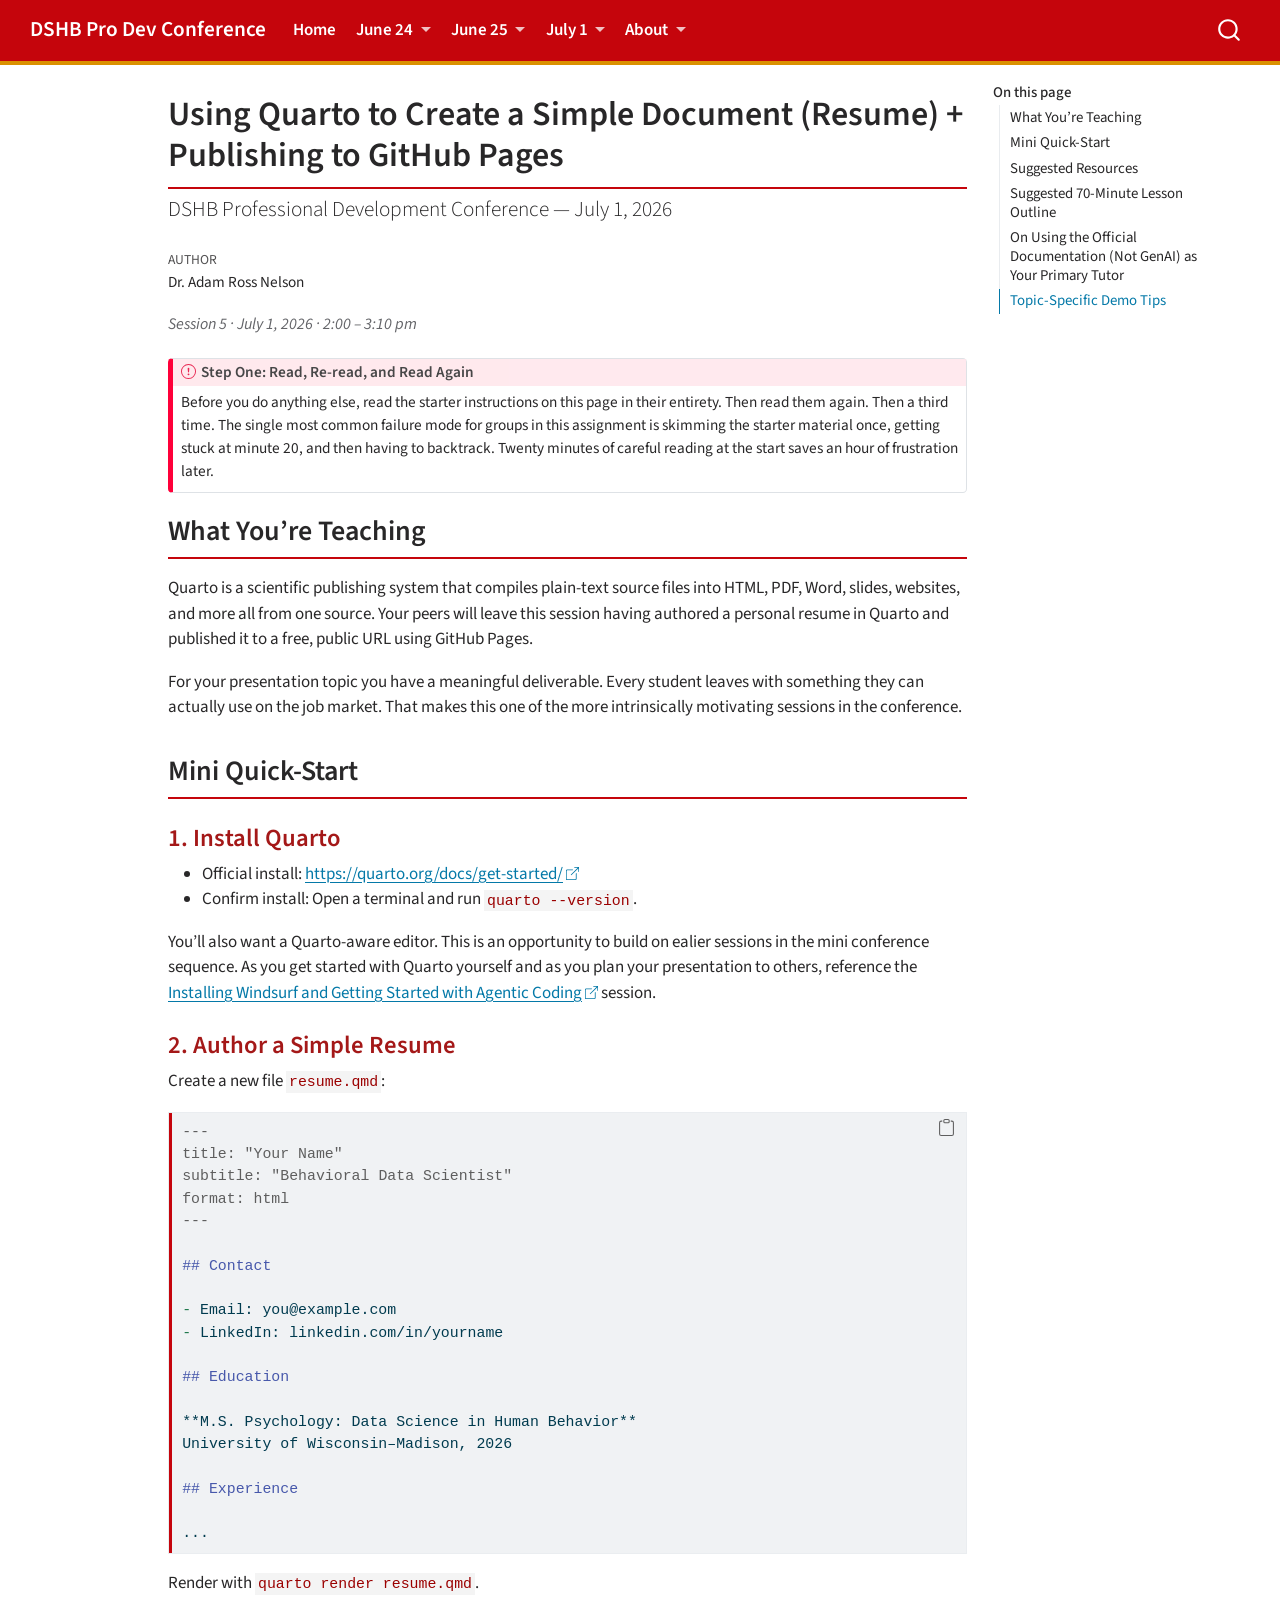
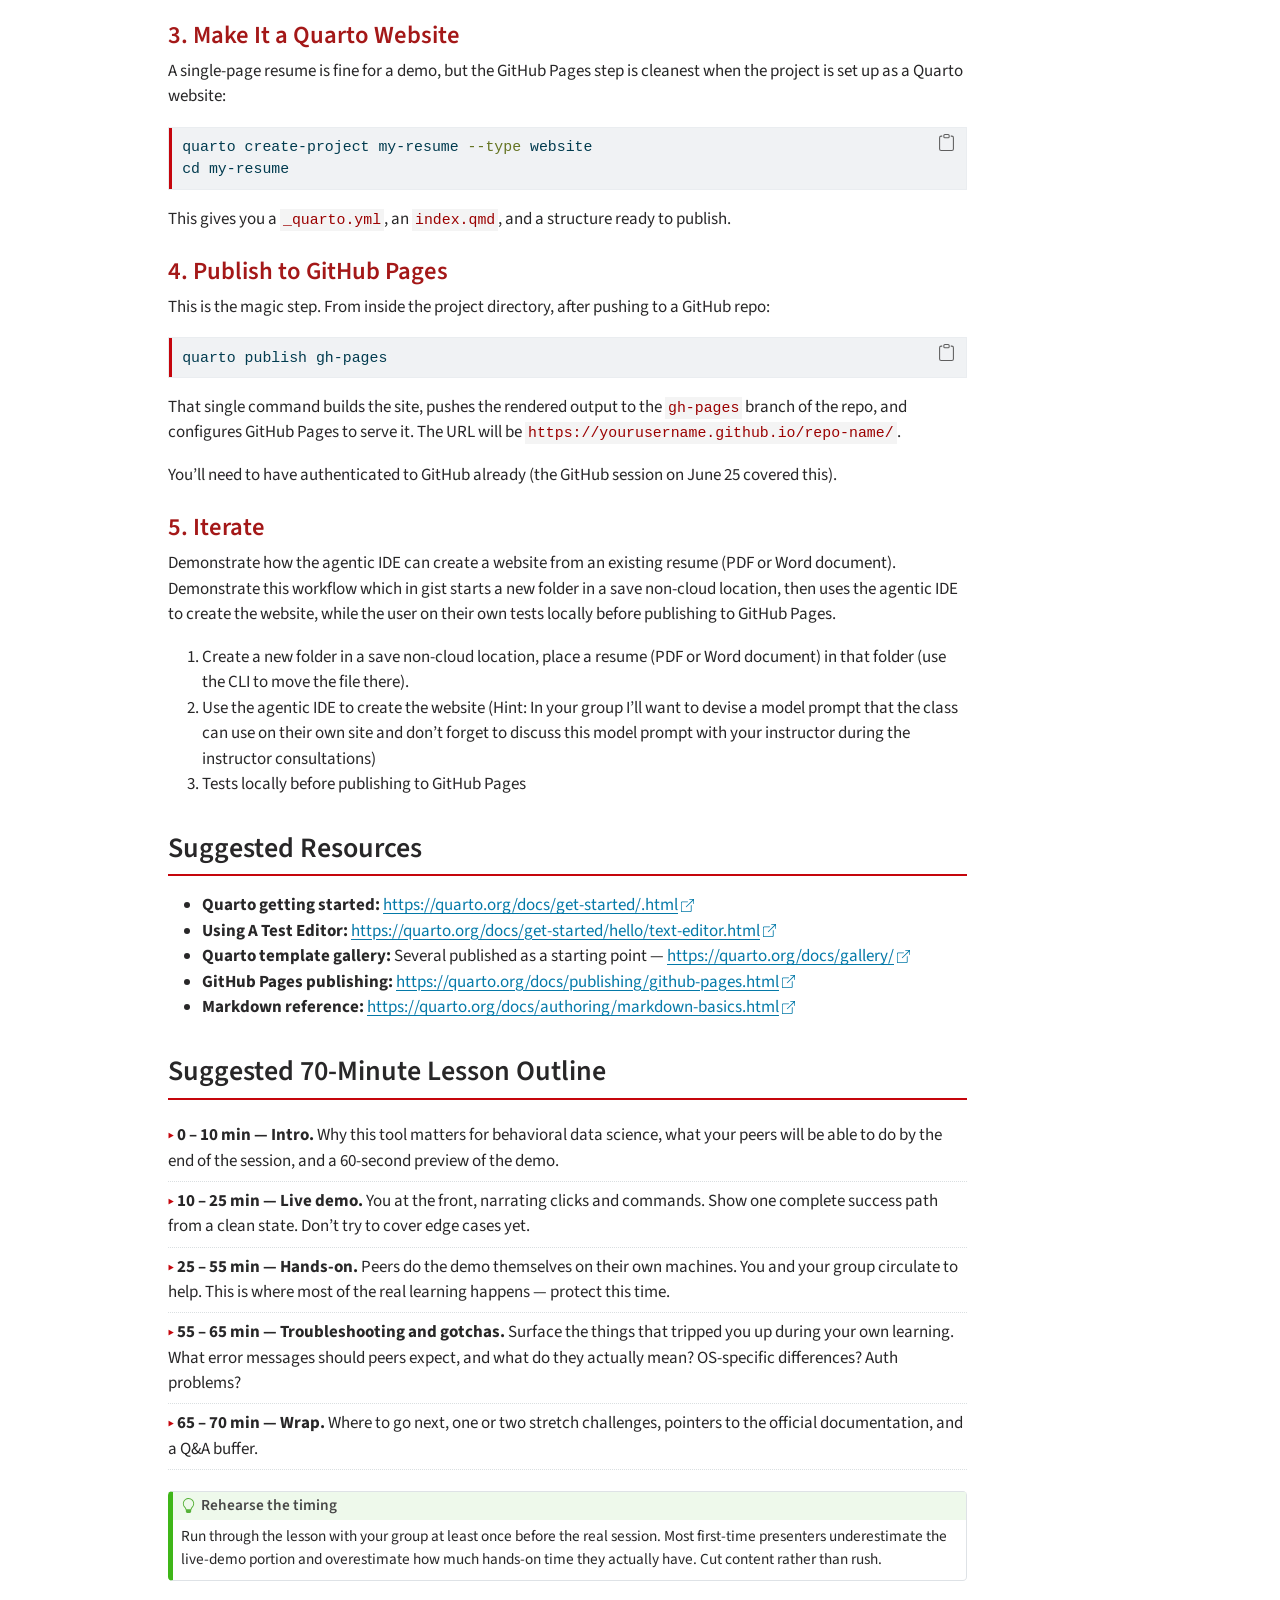
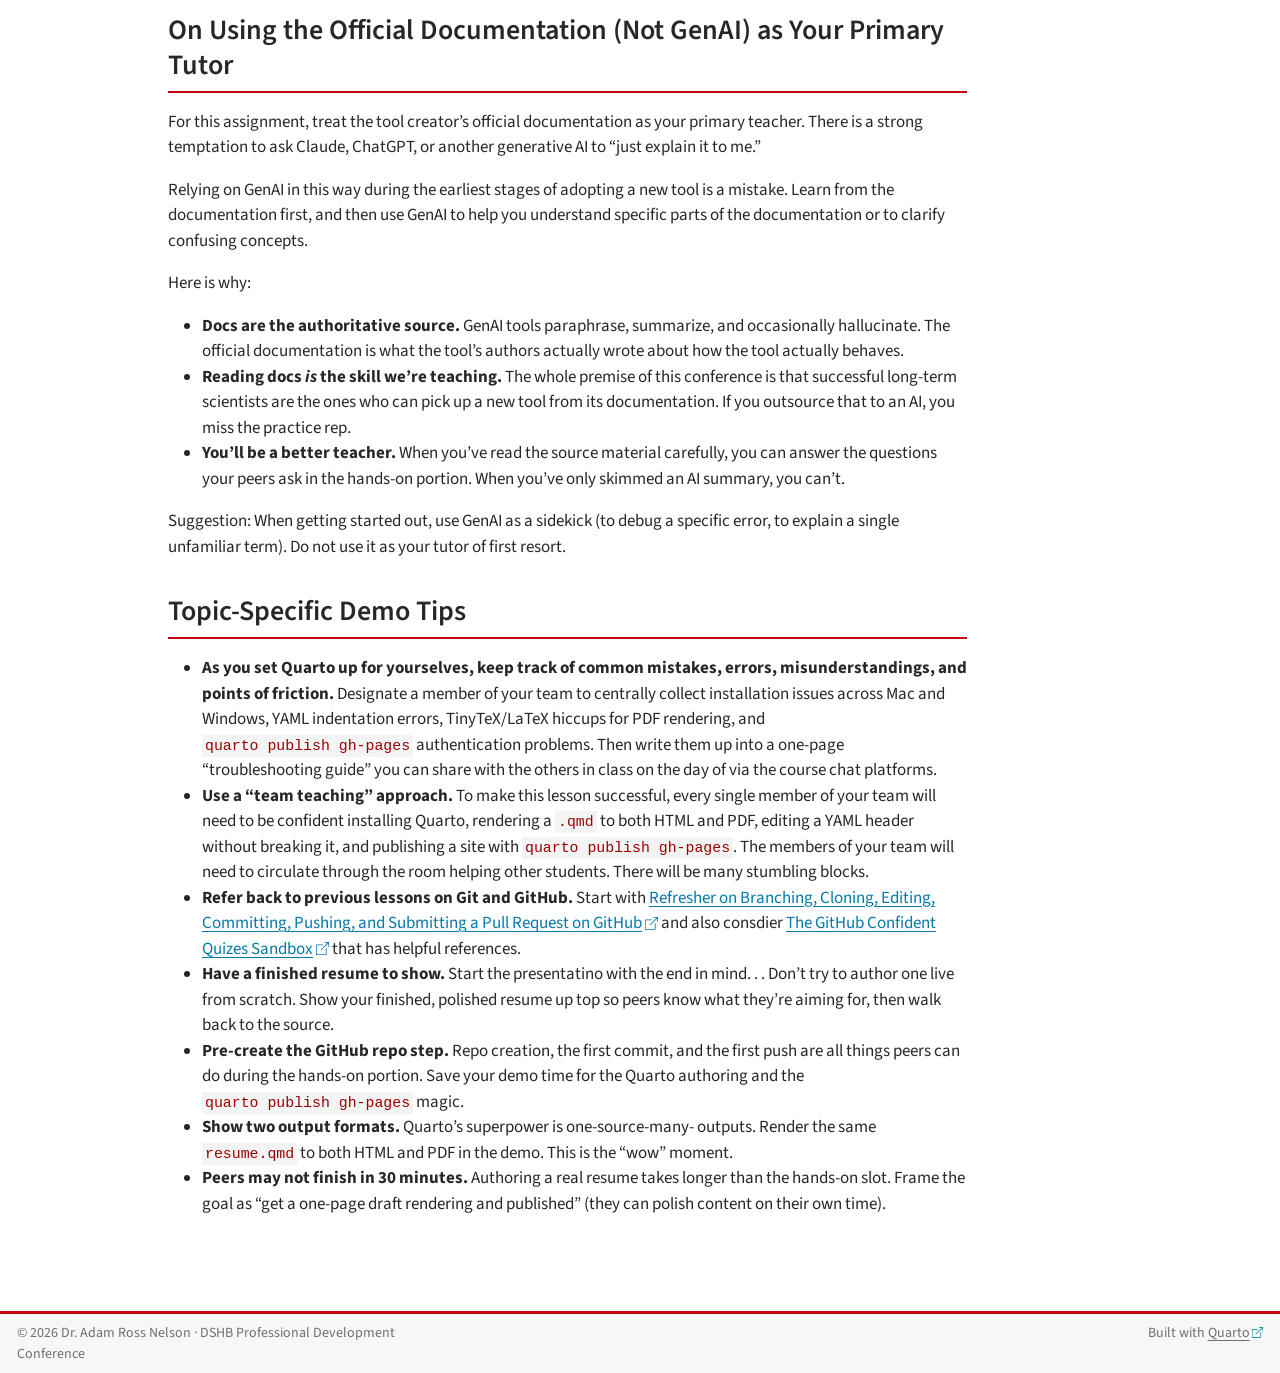
<file: topics/quarto.html>
<!DOCTYPE html>
<html xmlns="http://www.w3.org/1999/xhtml" lang="en" xml:lang="en"><head>

<meta charset="utf-8">
<meta name="generator" content="quarto-1.6.39">

<meta name="viewport" content="width=device-width, initial-scale=1.0, user-scalable=yes">

<meta name="author" content="Dr.&nbsp;Adam Ross Nelson">

<title>Using Quarto to Create a Simple Document (Resume) + Publishing to GitHub Pages – DSHB Pro Dev Conference</title>
<style>
code{white-space: pre-wrap;}
span.smallcaps{font-variant: small-caps;}
div.columns{display: flex; gap: min(4vw, 1.5em);}
div.column{flex: auto; overflow-x: auto;}
div.hanging-indent{margin-left: 1.5em; text-indent: -1.5em;}
ul.task-list{list-style: none;}
ul.task-list li input[type="checkbox"] {
  width: 0.8em;
  margin: 0 0.8em 0.2em -1em; /* quarto-specific, see https://github.com/quarto-dev/quarto-cli/issues/4556 */ 
  vertical-align: middle;
}
/* CSS for syntax highlighting */
pre > code.sourceCode { white-space: pre; position: relative; }
pre > code.sourceCode > span { line-height: 1.25; }
pre > code.sourceCode > span:empty { height: 1.2em; }
.sourceCode { overflow: visible; }
code.sourceCode > span { color: inherit; text-decoration: inherit; }
div.sourceCode { margin: 1em 0; }
pre.sourceCode { margin: 0; }
@media screen {
div.sourceCode { overflow: auto; }
}
@media print {
pre > code.sourceCode { white-space: pre-wrap; }
pre > code.sourceCode > span { display: inline-block; text-indent: -5em; padding-left: 5em; }
}
pre.numberSource code
  { counter-reset: source-line 0; }
pre.numberSource code > span
  { position: relative; left: -4em; counter-increment: source-line; }
pre.numberSource code > span > a:first-child::before
  { content: counter(source-line);
    position: relative; left: -1em; text-align: right; vertical-align: baseline;
    border: none; display: inline-block;
    -webkit-touch-callout: none; -webkit-user-select: none;
    -khtml-user-select: none; -moz-user-select: none;
    -ms-user-select: none; user-select: none;
    padding: 0 4px; width: 4em;
  }
pre.numberSource { margin-left: 3em;  padding-left: 4px; }
div.sourceCode
  {   }
@media screen {
pre > code.sourceCode > span > a:first-child::before { text-decoration: underline; }
}
</style>


<script src="../site_libs/quarto-nav/quarto-nav.js"></script>
<script src="../site_libs/clipboard/clipboard.min.js"></script>
<script src="../site_libs/quarto-search/autocomplete.umd.js"></script>
<script src="../site_libs/quarto-search/fuse.min.js"></script>
<script src="../site_libs/quarto-search/quarto-search.js"></script>
<meta name="quarto:offset" content="../">
<script src="../site_libs/quarto-html/quarto.js"></script>
<script src="../site_libs/quarto-html/popper.min.js"></script>
<script src="../site_libs/quarto-html/tippy.umd.min.js"></script>
<script src="../site_libs/quarto-html/anchor.min.js"></script>
<link href="../site_libs/quarto-html/tippy.css" rel="stylesheet">
<link href="../site_libs/quarto-html/quarto-syntax-highlighting-e26003cea8cd680ca0c55a263523d882.css" rel="stylesheet" id="quarto-text-highlighting-styles">
<script src="../site_libs/bootstrap/bootstrap.min.js"></script>
<link href="../site_libs/bootstrap/bootstrap-icons.css" rel="stylesheet">
<link href="../site_libs/bootstrap/bootstrap-525c7c8bb0bfc85560ce7a833b1a6dbb.min.css" rel="stylesheet" append-hash="true" id="quarto-bootstrap" data-mode="light">
<script id="quarto-search-options" type="application/json">{
  "location": "navbar",
  "copy-button": false,
  "collapse-after": 3,
  "panel-placement": "end",
  "type": "overlay",
  "limit": 50,
  "keyboard-shortcut": [
    "f",
    "/",
    "s"
  ],
  "show-item-context": false,
  "language": {
    "search-no-results-text": "No results",
    "search-matching-documents-text": "matching documents",
    "search-copy-link-title": "Copy link to search",
    "search-hide-matches-text": "Hide additional matches",
    "search-more-match-text": "more match in this document",
    "search-more-matches-text": "more matches in this document",
    "search-clear-button-title": "Clear",
    "search-text-placeholder": "",
    "search-detached-cancel-button-title": "Cancel",
    "search-submit-button-title": "Submit",
    "search-label": "Search"
  }
}</script>


<link rel="stylesheet" href="../styles.css">
</head>

<body class="nav-fixed">

<div id="quarto-search-results"></div>
  <header id="quarto-header" class="headroom fixed-top">
    <nav class="navbar navbar-expand-lg " data-bs-theme="dark">
      <div class="navbar-container container-fluid">
      <div class="navbar-brand-container mx-auto">
    <a class="navbar-brand" href="../index.html">
    <span class="navbar-title">DSHB Pro Dev Conference</span>
    </a>
  </div>
            <div id="quarto-search" class="" title="Search"></div>
          <button class="navbar-toggler" type="button" data-bs-toggle="collapse" data-bs-target="#navbarCollapse" aria-controls="navbarCollapse" role="menu" aria-expanded="false" aria-label="Toggle navigation" onclick="if (window.quartoToggleHeadroom) { window.quartoToggleHeadroom(); }">
  <span class="navbar-toggler-icon"></span>
</button>
          <div class="collapse navbar-collapse" id="navbarCollapse">
            <ul class="navbar-nav navbar-nav-scroll me-auto">
  <li class="nav-item">
    <a class="nav-link" href="../index.html"> 
<span class="menu-text">Home</span></a>
  </li>  
  <li class="nav-item dropdown ">
    <a class="nav-link dropdown-toggle" href="#" id="nav-menu-june-24" role="link" data-bs-toggle="dropdown" aria-expanded="false">
 <span class="menu-text">June 24</span>
    </a>
    <ul class="dropdown-menu" aria-labelledby="nav-menu-june-24">    
        <li>
    <a class="dropdown-item" href="../topics/windsurf.html">
 <span class="dropdown-text">Installing Windsurf and Getting Started with Agentic Coding</span></a>
  </li>  
        <li>
    <a class="dropdown-item" href="../topics/ollama.html">
 <span class="dropdown-text">Installing and Running a Local LLM with Ollama</span></a>
  </li>  
    </ul>
  </li>
  <li class="nav-item dropdown ">
    <a class="nav-link dropdown-toggle" href="#" id="nav-menu-june-25" role="link" data-bs-toggle="dropdown" aria-expanded="false">
 <span class="menu-text">June 25</span>
    </a>
    <ul class="dropdown-menu" aria-labelledby="nav-menu-june-25">    
        <li>
    <a class="dropdown-item" href="../topics/sql.html">
 <span class="dropdown-text">Simple Exploratory Data Analysis with SQL</span></a>
  </li>  
        <li>
    <a class="dropdown-item" href="../topics/github.html">
 <span class="dropdown-text">GitHub Refresher (Branching, Pull Requests, and More)</span></a>
  </li>  
    </ul>
  </li>
  <li class="nav-item dropdown ">
    <a class="nav-link dropdown-toggle" href="#" id="nav-menu-july-1" role="link" data-bs-toggle="dropdown" aria-expanded="false">
 <span class="menu-text">July 1</span>
    </a>
    <ul class="dropdown-menu" aria-labelledby="nav-menu-july-1">    
        <li>
    <a class="dropdown-item" href="../topics/quarto.html">
 <span class="dropdown-text">Using Quarto to Create a Simple Document</span></a>
  </li>  
        <li>
    <a class="dropdown-item" href="../topics/qualtrics.html">
 <span class="dropdown-text">Creating a Qualtrics Account and First Survey</span></a>
  </li>  
    </ul>
  </li>
  <li class="nav-item dropdown ">
    <a class="nav-link dropdown-toggle" href="#" id="nav-menu-about" role="link" data-bs-toggle="dropdown" aria-expanded="false">
 <span class="menu-text">About</span>
    </a>
    <ul class="dropdown-menu" aria-labelledby="nav-menu-about">    
        <li>
    <a class="dropdown-item" href="../about.html">
 <span class="dropdown-text">About This Microsite</span></a>
  </li>  
        <li>
    <a class="dropdown-item" href="../provenance.html">
 <span class="dropdown-text">Site Provenance</span></a>
  </li>  
        <li>
    <a class="dropdown-item" href="../maintainer-guide.html">
 <span class="dropdown-text">Maintainer Guide</span></a>
  </li>  
        <li>
    <a class="dropdown-item" href="../accessibility.html">
 <span class="dropdown-text">Accessibility Features</span></a>
  </li>  
    </ul>
  </li>
</ul>
          </div> <!-- /navcollapse -->
            <div class="quarto-navbar-tools">
</div>
      </div> <!-- /container-fluid -->
    </nav>
</header>
<!-- content -->
<div id="quarto-content" class="quarto-container page-columns page-rows-contents page-layout-article page-navbar">
<!-- sidebar -->
<!-- margin-sidebar -->
    <div id="quarto-margin-sidebar" class="sidebar margin-sidebar">
        <nav id="TOC" role="doc-toc" class="toc-active">
    <h2 id="toc-title">On this page</h2>
   
  <ul>
  <li><a href="#what-youre-teaching" id="toc-what-youre-teaching" class="nav-link active" data-scroll-target="#what-youre-teaching">What You’re Teaching</a></li>
  <li><a href="#mini-quick-start" id="toc-mini-quick-start" class="nav-link" data-scroll-target="#mini-quick-start">Mini Quick-Start</a>
  <ul class="collapse">
  <li><a href="#install-quarto" id="toc-install-quarto" class="nav-link" data-scroll-target="#install-quarto">1. Install Quarto</a></li>
  <li><a href="#author-a-simple-resume" id="toc-author-a-simple-resume" class="nav-link" data-scroll-target="#author-a-simple-resume">2. Author a Simple Resume</a></li>
  <li><a href="#make-it-a-quarto-website" id="toc-make-it-a-quarto-website" class="nav-link" data-scroll-target="#make-it-a-quarto-website">3. Make It a Quarto Website</a></li>
  <li><a href="#publish-to-github-pages" id="toc-publish-to-github-pages" class="nav-link" data-scroll-target="#publish-to-github-pages">4. Publish to GitHub Pages</a></li>
  <li><a href="#iterate" id="toc-iterate" class="nav-link" data-scroll-target="#iterate">5. Iterate</a></li>
  </ul></li>
  <li><a href="#suggested-resources" id="toc-suggested-resources" class="nav-link" data-scroll-target="#suggested-resources">Suggested Resources</a></li>
  <li><a href="#suggested-70-minute-lesson-outline" id="toc-suggested-70-minute-lesson-outline" class="nav-link" data-scroll-target="#suggested-70-minute-lesson-outline">Suggested 70-Minute Lesson Outline</a></li>
  <li><a href="#on-using-the-official-documentation-not-genai-as-your-primary-tutor" id="toc-on-using-the-official-documentation-not-genai-as-your-primary-tutor" class="nav-link" data-scroll-target="#on-using-the-official-documentation-not-genai-as-your-primary-tutor">On Using the Official Documentation (Not GenAI) as Your Primary Tutor</a></li>
  <li><a href="#topic-specific-demo-tips" id="toc-topic-specific-demo-tips" class="nav-link" data-scroll-target="#topic-specific-demo-tips">Topic-Specific Demo Tips</a></li>
  </ul>
</nav>
    </div>
<!-- main -->
<main class="content" id="quarto-document-content">

<header id="title-block-header" class="quarto-title-block default">
<div class="quarto-title">
<h1 class="title">Using Quarto to Create a Simple Document (Resume) + Publishing to GitHub Pages</h1>
<p class="subtitle lead">DSHB Professional Development Conference — July 1, 2026</p>
</div>



<div class="quarto-title-meta">

    <div>
    <div class="quarto-title-meta-heading">Author</div>
    <div class="quarto-title-meta-contents">
             <p>Dr.&nbsp;Adam Ross Nelson </p>
          </div>
  </div>
    
  
    
  </div>
  


</header>


<div class="session-meta">
<p>Session 5 · July 1, 2026 · 2:00 – 3:10 pm</p>
</div>
<div class="callout callout-style-default callout-important callout-titled">
<div class="callout-header d-flex align-content-center">
<div class="callout-icon-container">
<i class="callout-icon"></i>
</div>
<div class="callout-title-container flex-fill">
Step One: Read, Re-read, and Read Again
</div>
</div>
<div class="callout-body-container callout-body">
<p>Before you do anything else, read the starter instructions on this page in their entirety. Then read them again. Then a third time. The single most common failure mode for groups in this assignment is skimming the starter material once, getting stuck at minute 20, and then having to backtrack. Twenty minutes of careful reading at the start saves an hour of frustration later.</p>
</div>
</div>
<section id="what-youre-teaching" class="level2">
<h2 class="anchored" data-anchor-id="what-youre-teaching">What You’re Teaching</h2>
<p>Quarto is a scientific publishing system that compiles plain-text source files into HTML, PDF, Word, slides, websites, and more all from one source. Your peers will leave this session having authored a personal resume in Quarto and published it to a free, public URL using GitHub Pages.</p>
<p>For your presentation topic you have a meaningful deliverable. Every student leaves with something they can actually use on the job market. That makes this one of the more intrinsically motivating sessions in the conference.</p>
</section>
<section id="mini-quick-start" class="level2">
<h2 class="anchored" data-anchor-id="mini-quick-start">Mini Quick-Start</h2>
<section id="install-quarto" class="level3">
<h3 class="anchored" data-anchor-id="install-quarto">1. Install Quarto</h3>
<ul>
<li>Official install: <a href="https://quarto.org/docs/get-started/" class="uri">https://quarto.org/docs/get-started/</a></li>
<li>Confirm install: Open a terminal and run <code>quarto --version</code>.</li>
</ul>
<p>You’ll also want a Quarto-aware editor. This is an opportunity to build on ealier sessions in the mini conference sequence. As you get started with Quarto yourself and as you plan your presentation to others, reference the <a href="../topics/windsurf.html">Installing Windsurf and Getting Started with Agentic Coding</a> session.</p>
</section>
<section id="author-a-simple-resume" class="level3">
<h3 class="anchored" data-anchor-id="author-a-simple-resume">2. Author a Simple Resume</h3>
<p>Create a new file <code>resume.qmd</code>:</p>
<div class="sourceCode" id="cb1"><pre class="sourceCode markdown code-with-copy"><code class="sourceCode markdown"><span id="cb1-1"><a href="#cb1-1" aria-hidden="true" tabindex="-1"></a><span class="co">---</span></span>
<span id="cb1-2"><a href="#cb1-2" aria-hidden="true" tabindex="-1"></a><span class="an">title:</span><span class="co"> "Your Name"</span></span>
<span id="cb1-3"><a href="#cb1-3" aria-hidden="true" tabindex="-1"></a><span class="an">subtitle:</span><span class="co"> "Behavioral Data Scientist"</span></span>
<span id="cb1-4"><a href="#cb1-4" aria-hidden="true" tabindex="-1"></a><span class="an">format:</span><span class="co"> html</span></span>
<span id="cb1-5"><a href="#cb1-5" aria-hidden="true" tabindex="-1"></a><span class="co">---</span></span>
<span id="cb1-6"><a href="#cb1-6" aria-hidden="true" tabindex="-1"></a></span>
<span id="cb1-7"><a href="#cb1-7" aria-hidden="true" tabindex="-1"></a><span class="fu">## Contact</span></span>
<span id="cb1-8"><a href="#cb1-8" aria-hidden="true" tabindex="-1"></a></span>
<span id="cb1-9"><a href="#cb1-9" aria-hidden="true" tabindex="-1"></a><span class="ss">- </span>Email: you@example.com</span>
<span id="cb1-10"><a href="#cb1-10" aria-hidden="true" tabindex="-1"></a><span class="ss">- </span>LinkedIn: linkedin.com/in/yourname</span>
<span id="cb1-11"><a href="#cb1-11" aria-hidden="true" tabindex="-1"></a></span>
<span id="cb1-12"><a href="#cb1-12" aria-hidden="true" tabindex="-1"></a><span class="fu">## Education</span></span>
<span id="cb1-13"><a href="#cb1-13" aria-hidden="true" tabindex="-1"></a></span>
<span id="cb1-14"><a href="#cb1-14" aria-hidden="true" tabindex="-1"></a>**M.S. Psychology: Data Science in Human Behavior**</span>
<span id="cb1-15"><a href="#cb1-15" aria-hidden="true" tabindex="-1"></a>University of Wisconsin–Madison, 2026</span>
<span id="cb1-16"><a href="#cb1-16" aria-hidden="true" tabindex="-1"></a></span>
<span id="cb1-17"><a href="#cb1-17" aria-hidden="true" tabindex="-1"></a><span class="fu">## Experience</span></span>
<span id="cb1-18"><a href="#cb1-18" aria-hidden="true" tabindex="-1"></a></span>
<span id="cb1-19"><a href="#cb1-19" aria-hidden="true" tabindex="-1"></a>...</span></code><button title="Copy to Clipboard" class="code-copy-button"><i class="bi"></i></button></pre></div>
<p>Render with <code>quarto render resume.qmd</code>.</p>
</section>
<section id="make-it-a-quarto-website" class="level3">
<h3 class="anchored" data-anchor-id="make-it-a-quarto-website">3. Make It a Quarto Website</h3>
<p>A single-page resume is fine for a demo, but the GitHub Pages step is cleanest when the project is set up as a Quarto website:</p>
<div class="sourceCode" id="cb2"><pre class="sourceCode bash code-with-copy"><code class="sourceCode bash"><span id="cb2-1"><a href="#cb2-1" aria-hidden="true" tabindex="-1"></a><span class="ex">quarto</span> create-project my-resume <span class="at">--type</span> website</span>
<span id="cb2-2"><a href="#cb2-2" aria-hidden="true" tabindex="-1"></a><span class="bu">cd</span> my-resume</span></code><button title="Copy to Clipboard" class="code-copy-button"><i class="bi"></i></button></pre></div>
<p>This gives you a <code>_quarto.yml</code>, an <code>index.qmd</code>, and a structure ready to publish.</p>
</section>
<section id="publish-to-github-pages" class="level3">
<h3 class="anchored" data-anchor-id="publish-to-github-pages">4. Publish to GitHub Pages</h3>
<p>This is the magic step. From inside the project directory, after pushing to a GitHub repo:</p>
<div class="sourceCode" id="cb3"><pre class="sourceCode bash code-with-copy"><code class="sourceCode bash"><span id="cb3-1"><a href="#cb3-1" aria-hidden="true" tabindex="-1"></a><span class="ex">quarto</span> publish gh-pages</span></code><button title="Copy to Clipboard" class="code-copy-button"><i class="bi"></i></button></pre></div>
<p>That single command builds the site, pushes the rendered output to the <code>gh-pages</code> branch of the repo, and configures GitHub Pages to serve it. The URL will be <code>https://yourusername.github.io/repo-name/</code>.</p>
<p>You’ll need to have authenticated to GitHub already (the GitHub session on June 25 covered this).</p>
</section>
<section id="iterate" class="level3">
<h3 class="anchored" data-anchor-id="iterate">5. Iterate</h3>
<p>Demonstrate how the agentic IDE can create a website from an existing resume (PDF or Word document). Demonstrate this workflow which in gist starts a new folder in a save non-cloud location, then uses the agentic IDE to create the website, while the user on their own tests locally before publishing to GitHub Pages.</p>
<ol type="1">
<li>Create a new folder in a save non-cloud location, place a resume (PDF or Word document) in that folder (use the CLI to move the file there).</li>
<li>Use the agentic IDE to create the website (Hint: In your group I’ll want to devise a model prompt that the class can use on their own site and don’t forget to discuss this model prompt with your instructor during the instructor consultations)</li>
<li>Tests locally before publishing to GitHub Pages</li>
</ol>
</section>
</section>
<section id="suggested-resources" class="level2">
<h2 class="anchored" data-anchor-id="suggested-resources">Suggested Resources</h2>
<ul>
<li><strong>Quarto getting started:</strong> <a href="https://quarto.org/docs/get-started/.html" class="uri">https://quarto.org/docs/get-started/.html</a></li>
<li><strong>Using A Test Editor:</strong> <a href="https://quarto.org/docs/get-started/hello/text-editor.html" class="uri">https://quarto.org/docs/get-started/hello/text-editor.html</a></li>
<li><strong>Quarto template gallery:</strong> Several published as a starting point — <a href="https://quarto.org/docs/gallery/" class="uri">https://quarto.org/docs/gallery/</a></li>
<li><strong>GitHub Pages publishing:</strong> <a href="https://quarto.org/docs/publishing/github-pages.html" class="uri">https://quarto.org/docs/publishing/github-pages.html</a></li>
<li><strong>Markdown reference:</strong> <a href="https://quarto.org/docs/authoring/markdown-basics.html" class="uri">https://quarto.org/docs/authoring/markdown-basics.html</a></li>
</ul>
</section>
<section id="suggested-70-minute-lesson-outline" class="level2">
<h2 class="anchored" data-anchor-id="suggested-70-minute-lesson-outline">Suggested 70-Minute Lesson Outline</h2>
<div class="outline-block">
<ul>
<li><strong>0 – 10 min — Intro.</strong> Why this tool matters for behavioral data science, what your peers will be able to do by the end of the session, and a 60-second preview of the demo.</li>
<li><strong>10 – 25 min — Live demo.</strong> You at the front, narrating clicks and commands. Show one complete success path from a clean state. Don’t try to cover edge cases yet.</li>
<li><strong>25 – 55 min — Hands-on.</strong> Peers do the demo themselves on their own machines. You and your group circulate to help. This is where most of the real learning happens — protect this time.</li>
<li><strong>55 – 65 min — Troubleshooting and gotchas.</strong> Surface the things that tripped you up during your own learning. What error messages should peers expect, and what do they actually mean? OS-specific differences? Auth problems?</li>
<li><strong>65 – 70 min — Wrap.</strong> Where to go next, one or two stretch challenges, pointers to the official documentation, and a Q&amp;A buffer.</li>
</ul>
</div>
<div class="callout callout-style-default callout-tip callout-titled">
<div class="callout-header d-flex align-content-center">
<div class="callout-icon-container">
<i class="callout-icon"></i>
</div>
<div class="callout-title-container flex-fill">
Rehearse the timing
</div>
</div>
<div class="callout-body-container callout-body">
<p>Run through the lesson with your group at least once before the real session. Most first-time presenters underestimate the live-demo portion and overestimate how much hands-on time they actually have. Cut content rather than rush.</p>
</div>
</div>
</section>
<section id="on-using-the-official-documentation-not-genai-as-your-primary-tutor" class="level2">
<h2 class="anchored" data-anchor-id="on-using-the-official-documentation-not-genai-as-your-primary-tutor">On Using the Official Documentation (Not GenAI) as Your Primary Tutor</h2>
<p>For this assignment, treat the tool creator’s official documentation as your primary teacher. There is a strong temptation to ask Claude, ChatGPT, or another generative AI to “just explain it to me.”</p>
<p>Relying on GenAI in this way during the earliest stages of adopting a new tool is a mistake. Learn from the documentation first, and then use GenAI to help you understand specific parts of the documentation or to clarify confusing concepts.</p>
<p>Here is why:</p>
<ul>
<li><strong>Docs are the authoritative source.</strong> GenAI tools paraphrase, summarize, and occasionally hallucinate. The official documentation is what the tool’s authors actually wrote about how the tool actually behaves.</li>
<li><strong>Reading docs <em>is</em> the skill we’re teaching.</strong> The whole premise of this conference is that successful long-term scientists are the ones who can pick up a new tool from its documentation. If you outsource that to an AI, you miss the practice rep.</li>
<li><strong>You’ll be a better teacher.</strong> When you’ve read the source material carefully, you can answer the questions your peers ask in the hands-on portion. When you’ve only skimmed an AI summary, you can’t.</li>
</ul>
<p>Suggestion: When getting started out, use GenAI as a sidekick (to debug a specific error, to explain a single unfamiliar term). Do not use it as your tutor of first resort.</p>
</section>
<section id="topic-specific-demo-tips" class="level2">
<h2 class="anchored" data-anchor-id="topic-specific-demo-tips">Topic-Specific Demo Tips</h2>
<ul>
<li><strong>As you set Quarto up for yourselves, keep track of common mistakes, errors, misunderstandings, and points of friction.</strong> Designate a member of your team to centrally collect installation issues across Mac and Windows, YAML indentation errors, TinyTeX/LaTeX hiccups for PDF rendering, and <code>quarto publish gh-pages</code> authentication problems. Then write them up into a one-page “troubleshooting guide” you can share with the others in class on the day of via the course chat platforms.</li>
<li><strong>Use a “team teaching” approach.</strong> To make this lesson successful, every single member of your team will need to be confident installing Quarto, rendering a <code>.qmd</code> to both HTML and PDF, editing a YAML header without breaking it, and publishing a site with <code>quarto publish gh-pages</code>. The members of your team will need to circulate through the room helping other students. There will be many stumbling blocks.</li>
<li><strong>Refer back to previous lessons on Git and GitHub.</strong> Start with <a href="../topics/github.html">Refresher on Branching, Cloning, Editing, Committing, Pushing, and Submitting a Pull Request on GitHub</a> and also consdier <a href="https://github.com/adamrossnelson/confident_quizes">The GitHub Confident Quizes Sandbox</a> that has helpful references.</li>
<li><strong>Have a finished resume to show.</strong> Start the presentatino with the end in mind. . . Don’t try to author one live from scratch. Show your finished, polished resume up top so peers know what they’re aiming for, then walk back to the source.</li>
<li><strong>Pre-create the GitHub repo step.</strong> Repo creation, the first commit, and the first push are all things peers can do during the hands-on portion. Save your demo time for the Quarto authoring and the <code>quarto publish gh-pages</code> magic.</li>
<li><strong>Show two output formats.</strong> Quarto’s superpower is one-source-many- outputs. Render the same <code>resume.qmd</code> to both HTML and PDF in the demo. This is the “wow” moment.</li>
<li><strong>Peers may not finish in 30 minutes.</strong> Authoring a real resume takes longer than the hands-on slot. Frame the goal as “get a one-page draft rendering and published” (they can polish content on their own time).</li>
</ul>


</section>

<a onclick="window.scrollTo(0, 0); return false;" role="button" id="quarto-back-to-top"><i class="bi bi-arrow-up"></i> Back to top</a></main> <!-- /main -->
<script id="quarto-html-after-body" type="application/javascript">
window.document.addEventListener("DOMContentLoaded", function (event) {
  const toggleBodyColorMode = (bsSheetEl) => {
    const mode = bsSheetEl.getAttribute("data-mode");
    const bodyEl = window.document.querySelector("body");
    if (mode === "dark") {
      bodyEl.classList.add("quarto-dark");
      bodyEl.classList.remove("quarto-light");
    } else {
      bodyEl.classList.add("quarto-light");
      bodyEl.classList.remove("quarto-dark");
    }
  }
  const toggleBodyColorPrimary = () => {
    const bsSheetEl = window.document.querySelector("link#quarto-bootstrap");
    if (bsSheetEl) {
      toggleBodyColorMode(bsSheetEl);
    }
  }
  toggleBodyColorPrimary();  
  const icon = "";
  const anchorJS = new window.AnchorJS();
  anchorJS.options = {
    placement: 'right',
    icon: icon
  };
  anchorJS.add('.anchored');
  const isCodeAnnotation = (el) => {
    for (const clz of el.classList) {
      if (clz.startsWith('code-annotation-')) {                     
        return true;
      }
    }
    return false;
  }
  const onCopySuccess = function(e) {
    // button target
    const button = e.trigger;
    // don't keep focus
    button.blur();
    // flash "checked"
    button.classList.add('code-copy-button-checked');
    var currentTitle = button.getAttribute("title");
    button.setAttribute("title", "Copied!");
    let tooltip;
    if (window.bootstrap) {
      button.setAttribute("data-bs-toggle", "tooltip");
      button.setAttribute("data-bs-placement", "left");
      button.setAttribute("data-bs-title", "Copied!");
      tooltip = new bootstrap.Tooltip(button, 
        { trigger: "manual", 
          customClass: "code-copy-button-tooltip",
          offset: [0, -8]});
      tooltip.show();    
    }
    setTimeout(function() {
      if (tooltip) {
        tooltip.hide();
        button.removeAttribute("data-bs-title");
        button.removeAttribute("data-bs-toggle");
        button.removeAttribute("data-bs-placement");
      }
      button.setAttribute("title", currentTitle);
      button.classList.remove('code-copy-button-checked');
    }, 1000);
    // clear code selection
    e.clearSelection();
  }
  const getTextToCopy = function(trigger) {
      const codeEl = trigger.previousElementSibling.cloneNode(true);
      for (const childEl of codeEl.children) {
        if (isCodeAnnotation(childEl)) {
          childEl.remove();
        }
      }
      return codeEl.innerText;
  }
  const clipboard = new window.ClipboardJS('.code-copy-button:not([data-in-quarto-modal])', {
    text: getTextToCopy
  });
  clipboard.on('success', onCopySuccess);
  if (window.document.getElementById('quarto-embedded-source-code-modal')) {
    const clipboardModal = new window.ClipboardJS('.code-copy-button[data-in-quarto-modal]', {
      text: getTextToCopy,
      container: window.document.getElementById('quarto-embedded-source-code-modal')
    });
    clipboardModal.on('success', onCopySuccess);
  }
    var localhostRegex = new RegExp(/^(?:http|https):\/\/localhost\:?[0-9]*\//);
    var mailtoRegex = new RegExp(/^mailto:/);
      var filterRegex = new RegExp("https:\/\/adamrossnelson\.github\.io\/dshb-mock-micro\/");
    var isInternal = (href) => {
        return filterRegex.test(href) || localhostRegex.test(href) || mailtoRegex.test(href);
    }
    // Inspect non-navigation links and adorn them if external
 	var links = window.document.querySelectorAll('a[href]:not(.nav-link):not(.navbar-brand):not(.toc-action):not(.sidebar-link):not(.sidebar-item-toggle):not(.pagination-link):not(.no-external):not([aria-hidden]):not(.dropdown-item):not(.quarto-navigation-tool):not(.about-link)');
    for (var i=0; i<links.length; i++) {
      const link = links[i];
      if (!isInternal(link.href)) {
        // undo the damage that might have been done by quarto-nav.js in the case of
        // links that we want to consider external
        if (link.dataset.originalHref !== undefined) {
          link.href = link.dataset.originalHref;
        }
          // target, if specified
          link.setAttribute("target", "_blank");
          if (link.getAttribute("rel") === null) {
            link.setAttribute("rel", "noopener");
          }
          // default icon
          link.classList.add("external");
      }
    }
  function tippyHover(el, contentFn, onTriggerFn, onUntriggerFn) {
    const config = {
      allowHTML: true,
      maxWidth: 500,
      delay: 100,
      arrow: false,
      appendTo: function(el) {
          return el.parentElement;
      },
      interactive: true,
      interactiveBorder: 10,
      theme: 'quarto',
      placement: 'bottom-start',
    };
    if (contentFn) {
      config.content = contentFn;
    }
    if (onTriggerFn) {
      config.onTrigger = onTriggerFn;
    }
    if (onUntriggerFn) {
      config.onUntrigger = onUntriggerFn;
    }
    window.tippy(el, config); 
  }
  const noterefs = window.document.querySelectorAll('a[role="doc-noteref"]');
  for (var i=0; i<noterefs.length; i++) {
    const ref = noterefs[i];
    tippyHover(ref, function() {
      // use id or data attribute instead here
      let href = ref.getAttribute('data-footnote-href') || ref.getAttribute('href');
      try { href = new URL(href).hash; } catch {}
      const id = href.replace(/^#\/?/, "");
      const note = window.document.getElementById(id);
      if (note) {
        return note.innerHTML;
      } else {
        return "";
      }
    });
  }
  const xrefs = window.document.querySelectorAll('a.quarto-xref');
  const processXRef = (id, note) => {
    // Strip column container classes
    const stripColumnClz = (el) => {
      el.classList.remove("page-full", "page-columns");
      if (el.children) {
        for (const child of el.children) {
          stripColumnClz(child);
        }
      }
    }
    stripColumnClz(note)
    if (id === null || id.startsWith('sec-')) {
      // Special case sections, only their first couple elements
      const container = document.createElement("div");
      if (note.children && note.children.length > 2) {
        container.appendChild(note.children[0].cloneNode(true));
        for (let i = 1; i < note.children.length; i++) {
          const child = note.children[i];
          if (child.tagName === "P" && child.innerText === "") {
            continue;
          } else {
            container.appendChild(child.cloneNode(true));
            break;
          }
        }
        if (window.Quarto?.typesetMath) {
          window.Quarto.typesetMath(container);
        }
        return container.innerHTML
      } else {
        if (window.Quarto?.typesetMath) {
          window.Quarto.typesetMath(note);
        }
        return note.innerHTML;
      }
    } else {
      // Remove any anchor links if they are present
      const anchorLink = note.querySelector('a.anchorjs-link');
      if (anchorLink) {
        anchorLink.remove();
      }
      if (window.Quarto?.typesetMath) {
        window.Quarto.typesetMath(note);
      }
      if (note.classList.contains("callout")) {
        return note.outerHTML;
      } else {
        return note.innerHTML;
      }
    }
  }
  for (var i=0; i<xrefs.length; i++) {
    const xref = xrefs[i];
    tippyHover(xref, undefined, function(instance) {
      instance.disable();
      let url = xref.getAttribute('href');
      let hash = undefined; 
      if (url.startsWith('#')) {
        hash = url;
      } else {
        try { hash = new URL(url).hash; } catch {}
      }
      if (hash) {
        const id = hash.replace(/^#\/?/, "");
        const note = window.document.getElementById(id);
        if (note !== null) {
          try {
            const html = processXRef(id, note.cloneNode(true));
            instance.setContent(html);
          } finally {
            instance.enable();
            instance.show();
          }
        } else {
          // See if we can fetch this
          fetch(url.split('#')[0])
          .then(res => res.text())
          .then(html => {
            const parser = new DOMParser();
            const htmlDoc = parser.parseFromString(html, "text/html");
            const note = htmlDoc.getElementById(id);
            if (note !== null) {
              const html = processXRef(id, note);
              instance.setContent(html);
            } 
          }).finally(() => {
            instance.enable();
            instance.show();
          });
        }
      } else {
        // See if we can fetch a full url (with no hash to target)
        // This is a special case and we should probably do some content thinning / targeting
        fetch(url)
        .then(res => res.text())
        .then(html => {
          const parser = new DOMParser();
          const htmlDoc = parser.parseFromString(html, "text/html");
          const note = htmlDoc.querySelector('main.content');
          if (note !== null) {
            // This should only happen for chapter cross references
            // (since there is no id in the URL)
            // remove the first header
            if (note.children.length > 0 && note.children[0].tagName === "HEADER") {
              note.children[0].remove();
            }
            const html = processXRef(null, note);
            instance.setContent(html);
          } 
        }).finally(() => {
          instance.enable();
          instance.show();
        });
      }
    }, function(instance) {
    });
  }
      let selectedAnnoteEl;
      const selectorForAnnotation = ( cell, annotation) => {
        let cellAttr = 'data-code-cell="' + cell + '"';
        let lineAttr = 'data-code-annotation="' +  annotation + '"';
        const selector = 'span[' + cellAttr + '][' + lineAttr + ']';
        return selector;
      }
      const selectCodeLines = (annoteEl) => {
        const doc = window.document;
        const targetCell = annoteEl.getAttribute("data-target-cell");
        const targetAnnotation = annoteEl.getAttribute("data-target-annotation");
        const annoteSpan = window.document.querySelector(selectorForAnnotation(targetCell, targetAnnotation));
        const lines = annoteSpan.getAttribute("data-code-lines").split(",");
        const lineIds = lines.map((line) => {
          return targetCell + "-" + line;
        })
        let top = null;
        let height = null;
        let parent = null;
        if (lineIds.length > 0) {
            //compute the position of the single el (top and bottom and make a div)
            const el = window.document.getElementById(lineIds[0]);
            top = el.offsetTop;
            height = el.offsetHeight;
            parent = el.parentElement.parentElement;
          if (lineIds.length > 1) {
            const lastEl = window.document.getElementById(lineIds[lineIds.length - 1]);
            const bottom = lastEl.offsetTop + lastEl.offsetHeight;
            height = bottom - top;
          }
          if (top !== null && height !== null && parent !== null) {
            // cook up a div (if necessary) and position it 
            let div = window.document.getElementById("code-annotation-line-highlight");
            if (div === null) {
              div = window.document.createElement("div");
              div.setAttribute("id", "code-annotation-line-highlight");
              div.style.position = 'absolute';
              parent.appendChild(div);
            }
            div.style.top = top - 2 + "px";
            div.style.height = height + 4 + "px";
            div.style.left = 0;
            let gutterDiv = window.document.getElementById("code-annotation-line-highlight-gutter");
            if (gutterDiv === null) {
              gutterDiv = window.document.createElement("div");
              gutterDiv.setAttribute("id", "code-annotation-line-highlight-gutter");
              gutterDiv.style.position = 'absolute';
              const codeCell = window.document.getElementById(targetCell);
              const gutter = codeCell.querySelector('.code-annotation-gutter');
              gutter.appendChild(gutterDiv);
            }
            gutterDiv.style.top = top - 2 + "px";
            gutterDiv.style.height = height + 4 + "px";
          }
          selectedAnnoteEl = annoteEl;
        }
      };
      const unselectCodeLines = () => {
        const elementsIds = ["code-annotation-line-highlight", "code-annotation-line-highlight-gutter"];
        elementsIds.forEach((elId) => {
          const div = window.document.getElementById(elId);
          if (div) {
            div.remove();
          }
        });
        selectedAnnoteEl = undefined;
      };
        // Handle positioning of the toggle
    window.addEventListener(
      "resize",
      throttle(() => {
        elRect = undefined;
        if (selectedAnnoteEl) {
          selectCodeLines(selectedAnnoteEl);
        }
      }, 10)
    );
    function throttle(fn, ms) {
    let throttle = false;
    let timer;
      return (...args) => {
        if(!throttle) { // first call gets through
            fn.apply(this, args);
            throttle = true;
        } else { // all the others get throttled
            if(timer) clearTimeout(timer); // cancel #2
            timer = setTimeout(() => {
              fn.apply(this, args);
              timer = throttle = false;
            }, ms);
        }
      };
    }
      // Attach click handler to the DT
      const annoteDls = window.document.querySelectorAll('dt[data-target-cell]');
      for (const annoteDlNode of annoteDls) {
        annoteDlNode.addEventListener('click', (event) => {
          const clickedEl = event.target;
          if (clickedEl !== selectedAnnoteEl) {
            unselectCodeLines();
            const activeEl = window.document.querySelector('dt[data-target-cell].code-annotation-active');
            if (activeEl) {
              activeEl.classList.remove('code-annotation-active');
            }
            selectCodeLines(clickedEl);
            clickedEl.classList.add('code-annotation-active');
          } else {
            // Unselect the line
            unselectCodeLines();
            clickedEl.classList.remove('code-annotation-active');
          }
        });
      }
  const findCites = (el) => {
    const parentEl = el.parentElement;
    if (parentEl) {
      const cites = parentEl.dataset.cites;
      if (cites) {
        return {
          el,
          cites: cites.split(' ')
        };
      } else {
        return findCites(el.parentElement)
      }
    } else {
      return undefined;
    }
  };
  var bibliorefs = window.document.querySelectorAll('a[role="doc-biblioref"]');
  for (var i=0; i<bibliorefs.length; i++) {
    const ref = bibliorefs[i];
    const citeInfo = findCites(ref);
    if (citeInfo) {
      tippyHover(citeInfo.el, function() {
        var popup = window.document.createElement('div');
        citeInfo.cites.forEach(function(cite) {
          var citeDiv = window.document.createElement('div');
          citeDiv.classList.add('hanging-indent');
          citeDiv.classList.add('csl-entry');
          var biblioDiv = window.document.getElementById('ref-' + cite);
          if (biblioDiv) {
            citeDiv.innerHTML = biblioDiv.innerHTML;
          }
          popup.appendChild(citeDiv);
        });
        return popup.innerHTML;
      });
    }
  }
});
</script>
</div> <!-- /content -->
<footer class="footer">
  <div class="nav-footer">
    <div class="nav-footer-left">
<p>© 2026 Dr.&nbsp;Adam Ross Nelson · DSHB Professional Development Conference</p>
</div>   
    <div class="nav-footer-center">
      &nbsp;
    </div>
    <div class="nav-footer-right">
<p>Built with <a href="https://quarto.org/">Quarto</a></p>
</div>
  </div>
</footer>




</body></html>
</file>
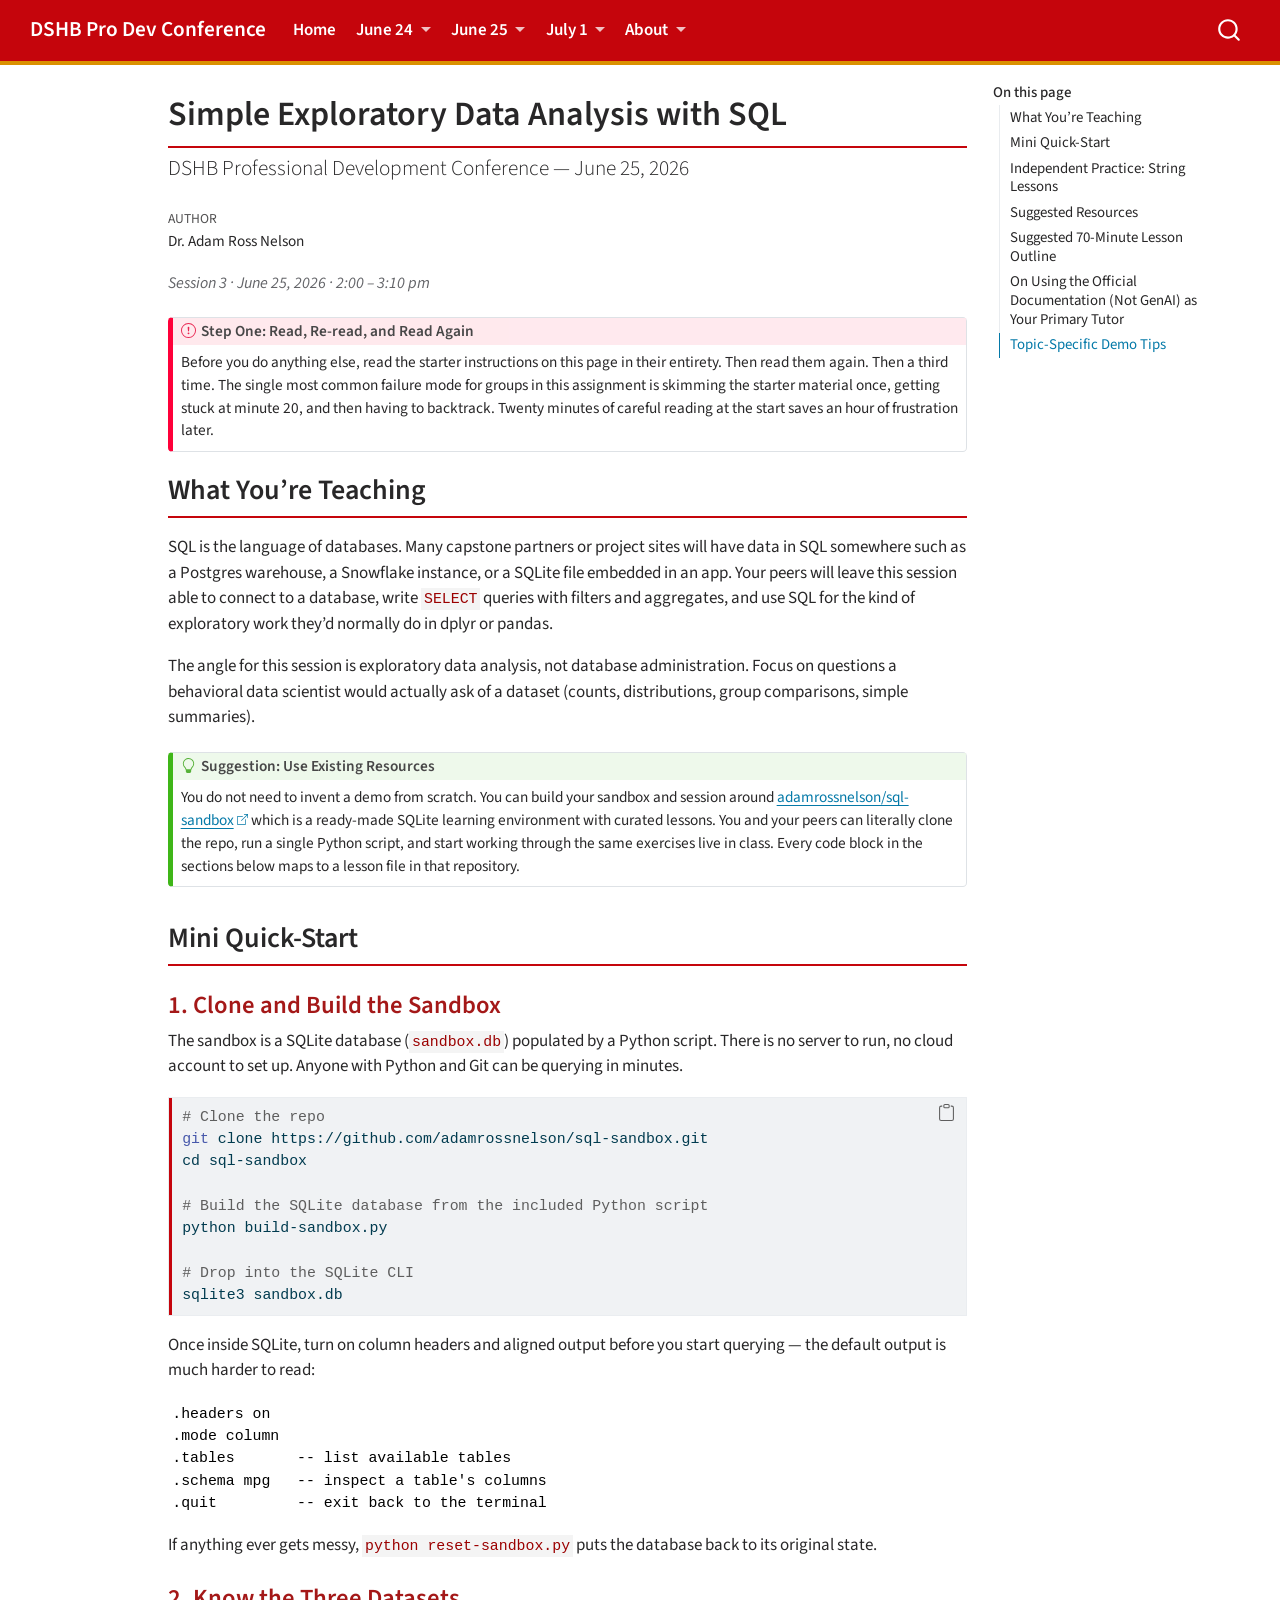
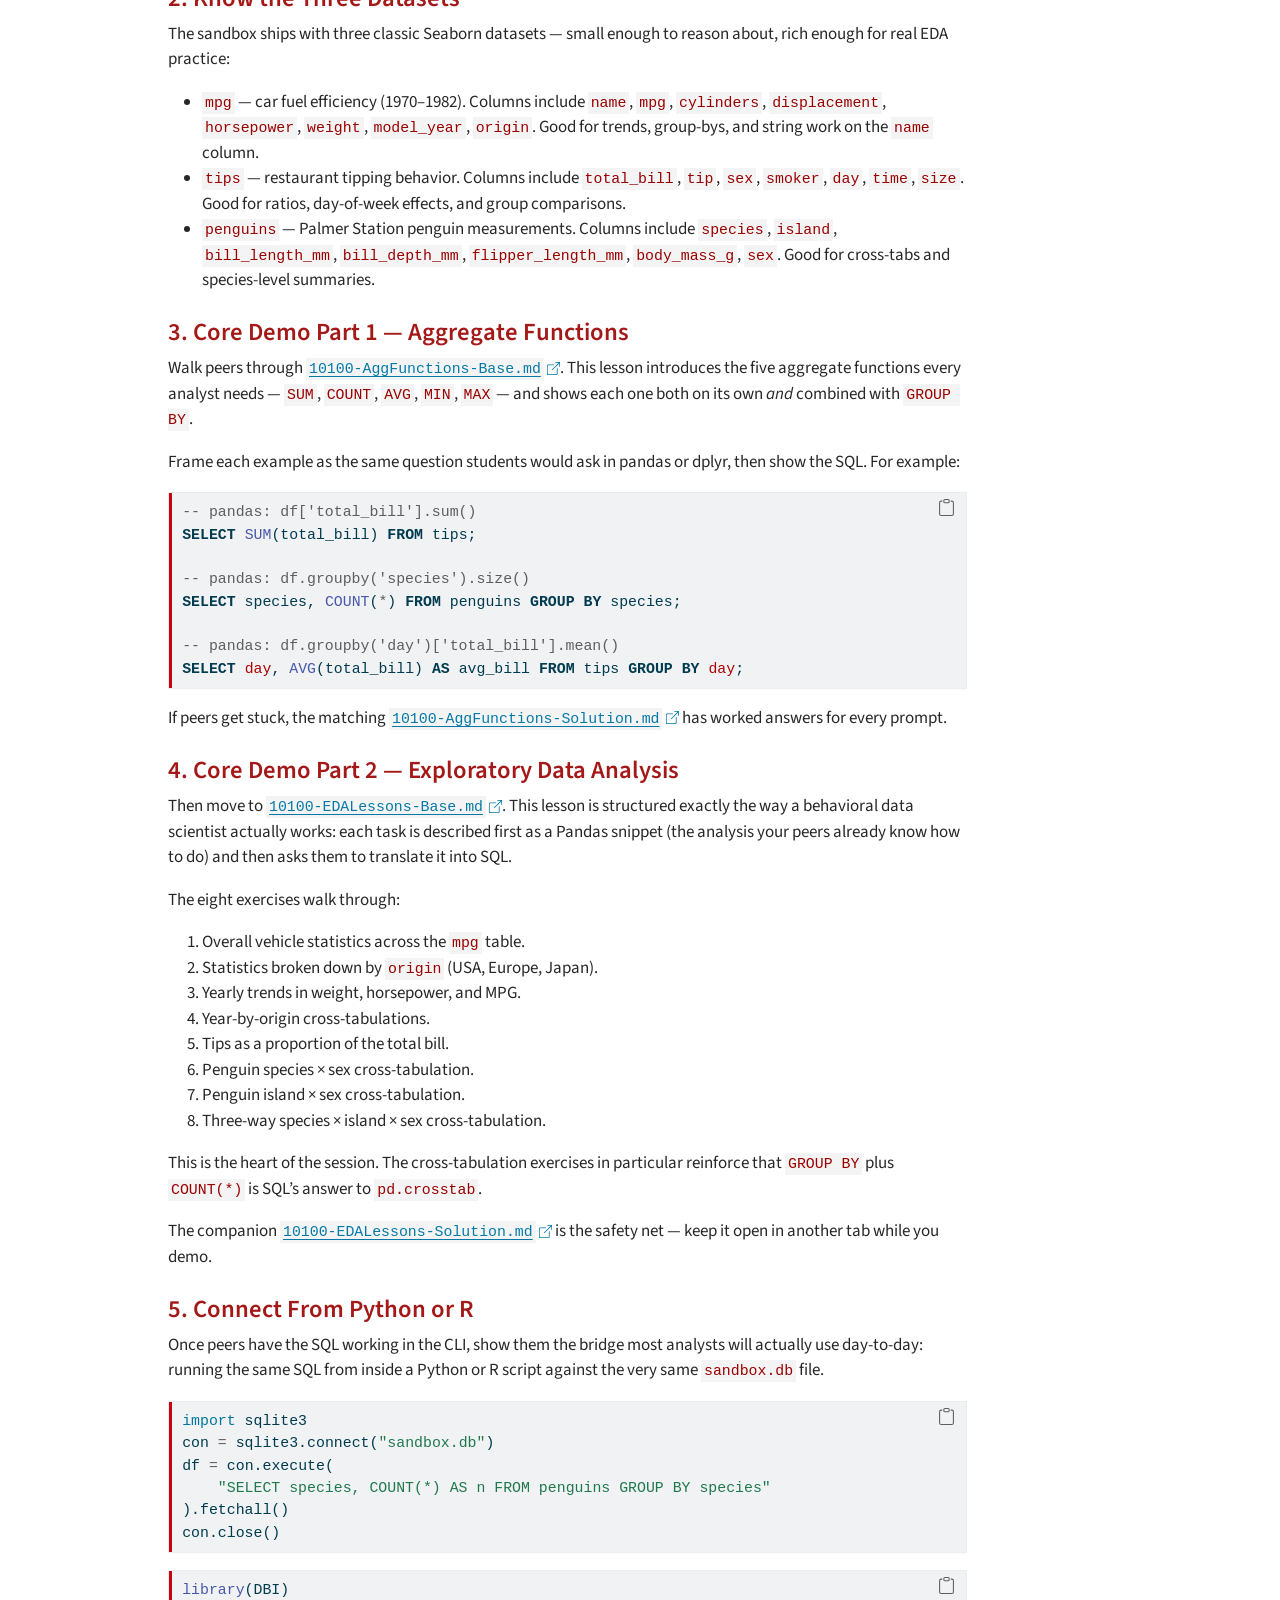
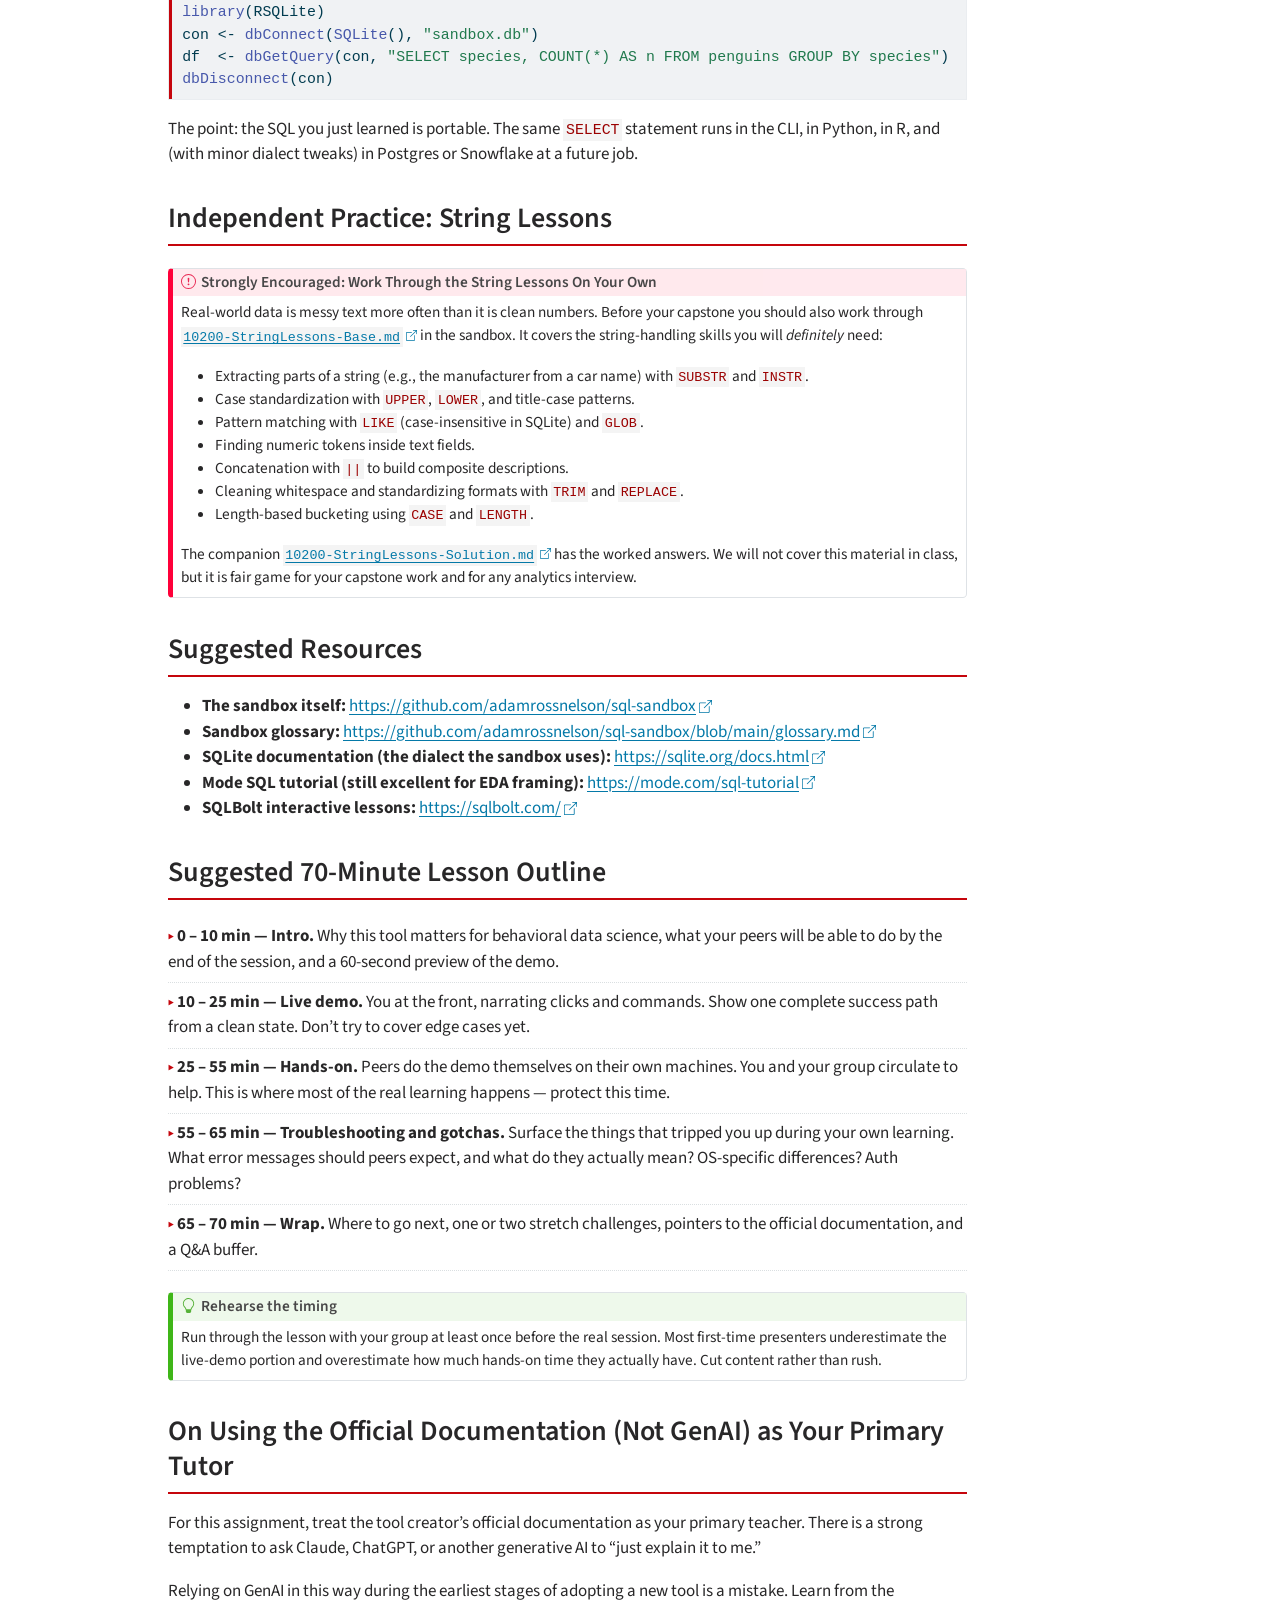
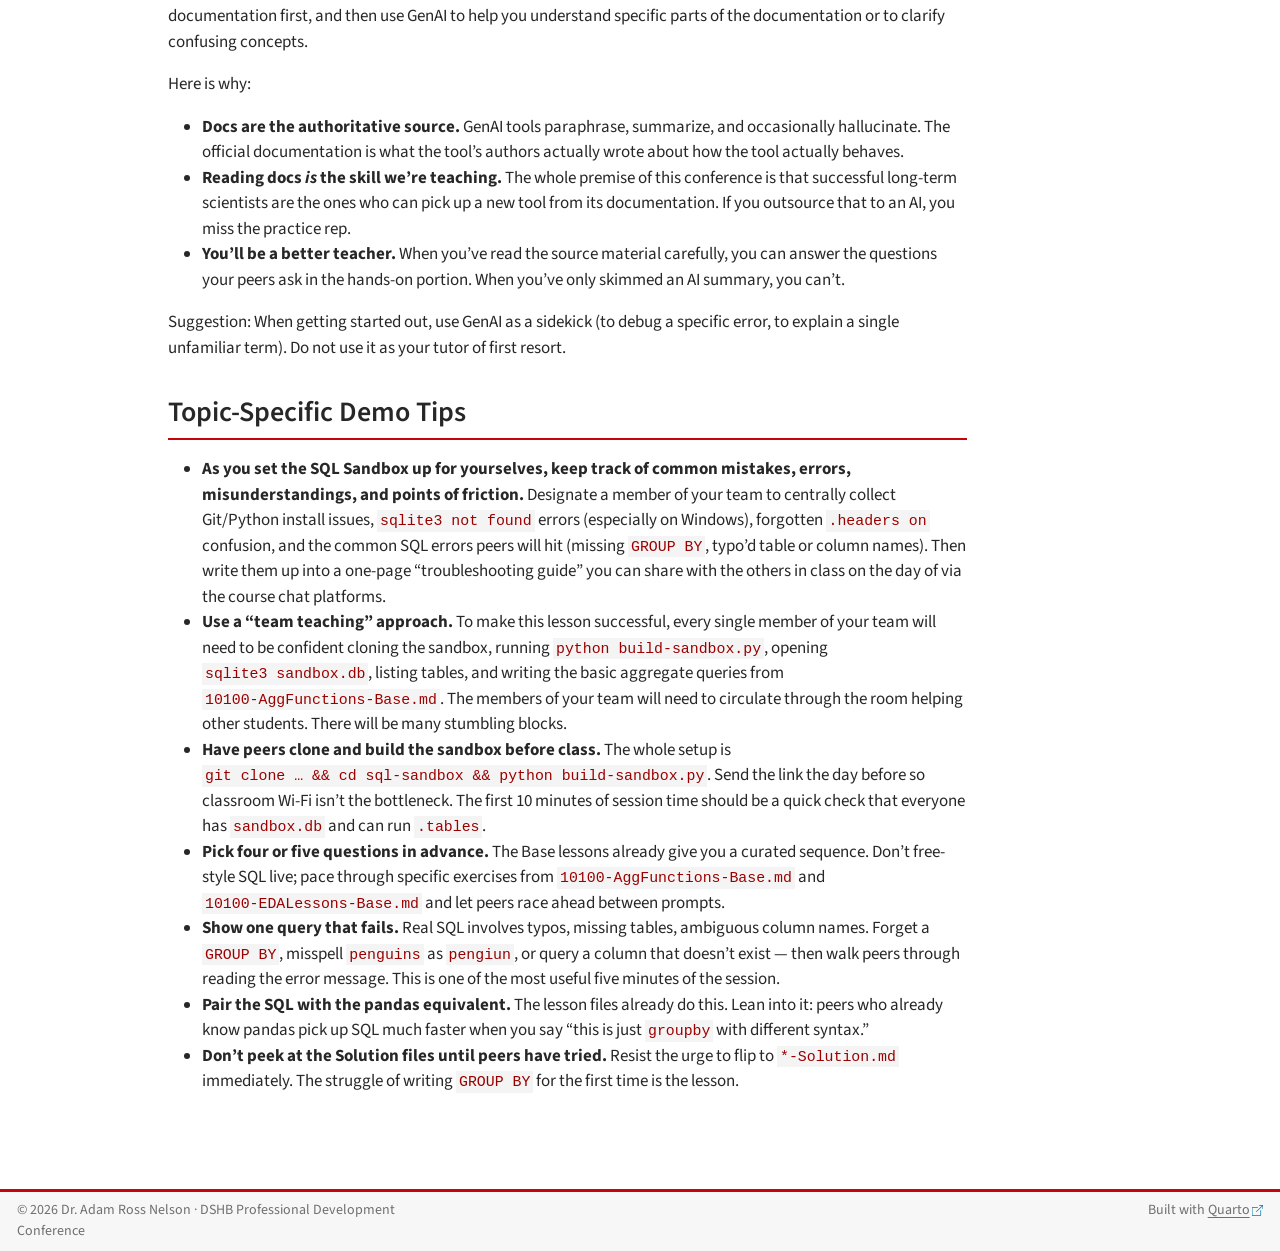
<file: topics/sql.html>
<!DOCTYPE html>
<html xmlns="http://www.w3.org/1999/xhtml" lang="en" xml:lang="en"><head>

<meta charset="utf-8">
<meta name="generator" content="quarto-1.6.39">

<meta name="viewport" content="width=device-width, initial-scale=1.0, user-scalable=yes">

<meta name="author" content="Dr.&nbsp;Adam Ross Nelson">

<title>Simple Exploratory Data Analysis with SQL – DSHB Pro Dev Conference</title>
<style>
code{white-space: pre-wrap;}
span.smallcaps{font-variant: small-caps;}
div.columns{display: flex; gap: min(4vw, 1.5em);}
div.column{flex: auto; overflow-x: auto;}
div.hanging-indent{margin-left: 1.5em; text-indent: -1.5em;}
ul.task-list{list-style: none;}
ul.task-list li input[type="checkbox"] {
  width: 0.8em;
  margin: 0 0.8em 0.2em -1em; /* quarto-specific, see https://github.com/quarto-dev/quarto-cli/issues/4556 */ 
  vertical-align: middle;
}
/* CSS for syntax highlighting */
pre > code.sourceCode { white-space: pre; position: relative; }
pre > code.sourceCode > span { line-height: 1.25; }
pre > code.sourceCode > span:empty { height: 1.2em; }
.sourceCode { overflow: visible; }
code.sourceCode > span { color: inherit; text-decoration: inherit; }
div.sourceCode { margin: 1em 0; }
pre.sourceCode { margin: 0; }
@media screen {
div.sourceCode { overflow: auto; }
}
@media print {
pre > code.sourceCode { white-space: pre-wrap; }
pre > code.sourceCode > span { display: inline-block; text-indent: -5em; padding-left: 5em; }
}
pre.numberSource code
  { counter-reset: source-line 0; }
pre.numberSource code > span
  { position: relative; left: -4em; counter-increment: source-line; }
pre.numberSource code > span > a:first-child::before
  { content: counter(source-line);
    position: relative; left: -1em; text-align: right; vertical-align: baseline;
    border: none; display: inline-block;
    -webkit-touch-callout: none; -webkit-user-select: none;
    -khtml-user-select: none; -moz-user-select: none;
    -ms-user-select: none; user-select: none;
    padding: 0 4px; width: 4em;
  }
pre.numberSource { margin-left: 3em;  padding-left: 4px; }
div.sourceCode
  {   }
@media screen {
pre > code.sourceCode > span > a:first-child::before { text-decoration: underline; }
}
</style>


<script src="../site_libs/quarto-nav/quarto-nav.js"></script>
<script src="../site_libs/clipboard/clipboard.min.js"></script>
<script src="../site_libs/quarto-search/autocomplete.umd.js"></script>
<script src="../site_libs/quarto-search/fuse.min.js"></script>
<script src="../site_libs/quarto-search/quarto-search.js"></script>
<meta name="quarto:offset" content="../">
<script src="../site_libs/quarto-html/quarto.js"></script>
<script src="../site_libs/quarto-html/popper.min.js"></script>
<script src="../site_libs/quarto-html/tippy.umd.min.js"></script>
<script src="../site_libs/quarto-html/anchor.min.js"></script>
<link href="../site_libs/quarto-html/tippy.css" rel="stylesheet">
<link href="../site_libs/quarto-html/quarto-syntax-highlighting-e26003cea8cd680ca0c55a263523d882.css" rel="stylesheet" id="quarto-text-highlighting-styles">
<script src="../site_libs/bootstrap/bootstrap.min.js"></script>
<link href="../site_libs/bootstrap/bootstrap-icons.css" rel="stylesheet">
<link href="../site_libs/bootstrap/bootstrap-525c7c8bb0bfc85560ce7a833b1a6dbb.min.css" rel="stylesheet" append-hash="true" id="quarto-bootstrap" data-mode="light">
<script id="quarto-search-options" type="application/json">{
  "location": "navbar",
  "copy-button": false,
  "collapse-after": 3,
  "panel-placement": "end",
  "type": "overlay",
  "limit": 50,
  "keyboard-shortcut": [
    "f",
    "/",
    "s"
  ],
  "show-item-context": false,
  "language": {
    "search-no-results-text": "No results",
    "search-matching-documents-text": "matching documents",
    "search-copy-link-title": "Copy link to search",
    "search-hide-matches-text": "Hide additional matches",
    "search-more-match-text": "more match in this document",
    "search-more-matches-text": "more matches in this document",
    "search-clear-button-title": "Clear",
    "search-text-placeholder": "",
    "search-detached-cancel-button-title": "Cancel",
    "search-submit-button-title": "Submit",
    "search-label": "Search"
  }
}</script>


<link rel="stylesheet" href="../styles.css">
</head>

<body class="nav-fixed">

<div id="quarto-search-results"></div>
  <header id="quarto-header" class="headroom fixed-top">
    <nav class="navbar navbar-expand-lg " data-bs-theme="dark">
      <div class="navbar-container container-fluid">
      <div class="navbar-brand-container mx-auto">
    <a class="navbar-brand" href="../index.html">
    <span class="navbar-title">DSHB Pro Dev Conference</span>
    </a>
  </div>
            <div id="quarto-search" class="" title="Search"></div>
          <button class="navbar-toggler" type="button" data-bs-toggle="collapse" data-bs-target="#navbarCollapse" aria-controls="navbarCollapse" role="menu" aria-expanded="false" aria-label="Toggle navigation" onclick="if (window.quartoToggleHeadroom) { window.quartoToggleHeadroom(); }">
  <span class="navbar-toggler-icon"></span>
</button>
          <div class="collapse navbar-collapse" id="navbarCollapse">
            <ul class="navbar-nav navbar-nav-scroll me-auto">
  <li class="nav-item">
    <a class="nav-link" href="../index.html"> 
<span class="menu-text">Home</span></a>
  </li>  
  <li class="nav-item dropdown ">
    <a class="nav-link dropdown-toggle" href="#" id="nav-menu-june-24" role="link" data-bs-toggle="dropdown" aria-expanded="false">
 <span class="menu-text">June 24</span>
    </a>
    <ul class="dropdown-menu" aria-labelledby="nav-menu-june-24">    
        <li>
    <a class="dropdown-item" href="../topics/windsurf.html">
 <span class="dropdown-text">Installing Windsurf and Getting Started with Agentic Coding</span></a>
  </li>  
        <li>
    <a class="dropdown-item" href="../topics/ollama.html">
 <span class="dropdown-text">Installing and Running a Local LLM with Ollama</span></a>
  </li>  
    </ul>
  </li>
  <li class="nav-item dropdown ">
    <a class="nav-link dropdown-toggle" href="#" id="nav-menu-june-25" role="link" data-bs-toggle="dropdown" aria-expanded="false">
 <span class="menu-text">June 25</span>
    </a>
    <ul class="dropdown-menu" aria-labelledby="nav-menu-june-25">    
        <li>
    <a class="dropdown-item" href="../topics/sql.html">
 <span class="dropdown-text">Simple Exploratory Data Analysis with SQL</span></a>
  </li>  
        <li>
    <a class="dropdown-item" href="../topics/github.html">
 <span class="dropdown-text">GitHub Refresher (Branching, Pull Requests, and More)</span></a>
  </li>  
    </ul>
  </li>
  <li class="nav-item dropdown ">
    <a class="nav-link dropdown-toggle" href="#" id="nav-menu-july-1" role="link" data-bs-toggle="dropdown" aria-expanded="false">
 <span class="menu-text">July 1</span>
    </a>
    <ul class="dropdown-menu" aria-labelledby="nav-menu-july-1">    
        <li>
    <a class="dropdown-item" href="../topics/quarto.html">
 <span class="dropdown-text">Using Quarto to Create a Simple Document</span></a>
  </li>  
        <li>
    <a class="dropdown-item" href="../topics/qualtrics.html">
 <span class="dropdown-text">Creating a Qualtrics Account and First Survey</span></a>
  </li>  
    </ul>
  </li>
  <li class="nav-item dropdown ">
    <a class="nav-link dropdown-toggle" href="#" id="nav-menu-about" role="link" data-bs-toggle="dropdown" aria-expanded="false">
 <span class="menu-text">About</span>
    </a>
    <ul class="dropdown-menu" aria-labelledby="nav-menu-about">    
        <li>
    <a class="dropdown-item" href="../about.html">
 <span class="dropdown-text">About This Microsite</span></a>
  </li>  
        <li>
    <a class="dropdown-item" href="../provenance.html">
 <span class="dropdown-text">Site Provenance</span></a>
  </li>  
        <li>
    <a class="dropdown-item" href="../maintainer-guide.html">
 <span class="dropdown-text">Maintainer Guide</span></a>
  </li>  
        <li>
    <a class="dropdown-item" href="../accessibility.html">
 <span class="dropdown-text">Accessibility Features</span></a>
  </li>  
    </ul>
  </li>
</ul>
          </div> <!-- /navcollapse -->
            <div class="quarto-navbar-tools">
</div>
      </div> <!-- /container-fluid -->
    </nav>
</header>
<!-- content -->
<div id="quarto-content" class="quarto-container page-columns page-rows-contents page-layout-article page-navbar">
<!-- sidebar -->
<!-- margin-sidebar -->
    <div id="quarto-margin-sidebar" class="sidebar margin-sidebar">
        <nav id="TOC" role="doc-toc" class="toc-active">
    <h2 id="toc-title">On this page</h2>
   
  <ul>
  <li><a href="#what-youre-teaching" id="toc-what-youre-teaching" class="nav-link active" data-scroll-target="#what-youre-teaching">What You’re Teaching</a></li>
  <li><a href="#mini-quick-start" id="toc-mini-quick-start" class="nav-link" data-scroll-target="#mini-quick-start">Mini Quick-Start</a>
  <ul class="collapse">
  <li><a href="#clone-and-build-the-sandbox" id="toc-clone-and-build-the-sandbox" class="nav-link" data-scroll-target="#clone-and-build-the-sandbox">1. Clone and Build the Sandbox</a></li>
  <li><a href="#know-the-three-datasets" id="toc-know-the-three-datasets" class="nav-link" data-scroll-target="#know-the-three-datasets">2. Know the Three Datasets</a></li>
  <li><a href="#core-demo-part-1-aggregate-functions" id="toc-core-demo-part-1-aggregate-functions" class="nav-link" data-scroll-target="#core-demo-part-1-aggregate-functions">3. Core Demo Part 1 — Aggregate Functions</a></li>
  <li><a href="#core-demo-part-2-exploratory-data-analysis" id="toc-core-demo-part-2-exploratory-data-analysis" class="nav-link" data-scroll-target="#core-demo-part-2-exploratory-data-analysis">4. Core Demo Part 2 — Exploratory Data Analysis</a></li>
  <li><a href="#connect-from-python-or-r" id="toc-connect-from-python-or-r" class="nav-link" data-scroll-target="#connect-from-python-or-r">5. Connect From Python or R</a></li>
  </ul></li>
  <li><a href="#independent-practice-string-lessons" id="toc-independent-practice-string-lessons" class="nav-link" data-scroll-target="#independent-practice-string-lessons">Independent Practice: String Lessons</a></li>
  <li><a href="#suggested-resources" id="toc-suggested-resources" class="nav-link" data-scroll-target="#suggested-resources">Suggested Resources</a></li>
  <li><a href="#suggested-70-minute-lesson-outline" id="toc-suggested-70-minute-lesson-outline" class="nav-link" data-scroll-target="#suggested-70-minute-lesson-outline">Suggested 70-Minute Lesson Outline</a></li>
  <li><a href="#on-using-the-official-documentation-not-genai-as-your-primary-tutor" id="toc-on-using-the-official-documentation-not-genai-as-your-primary-tutor" class="nav-link" data-scroll-target="#on-using-the-official-documentation-not-genai-as-your-primary-tutor">On Using the Official Documentation (Not GenAI) as Your Primary Tutor</a></li>
  <li><a href="#topic-specific-demo-tips" id="toc-topic-specific-demo-tips" class="nav-link" data-scroll-target="#topic-specific-demo-tips">Topic-Specific Demo Tips</a></li>
  </ul>
</nav>
    </div>
<!-- main -->
<main class="content" id="quarto-document-content">

<header id="title-block-header" class="quarto-title-block default">
<div class="quarto-title">
<h1 class="title">Simple Exploratory Data Analysis with SQL</h1>
<p class="subtitle lead">DSHB Professional Development Conference — June 25, 2026</p>
</div>



<div class="quarto-title-meta">

    <div>
    <div class="quarto-title-meta-heading">Author</div>
    <div class="quarto-title-meta-contents">
             <p>Dr.&nbsp;Adam Ross Nelson </p>
          </div>
  </div>
    
  
    
  </div>
  


</header>


<div class="session-meta">
<p>Session 3 · June 25, 2026 · 2:00 – 3:10 pm</p>
</div>
<div class="callout callout-style-default callout-important callout-titled">
<div class="callout-header d-flex align-content-center">
<div class="callout-icon-container">
<i class="callout-icon"></i>
</div>
<div class="callout-title-container flex-fill">
Step One: Read, Re-read, and Read Again
</div>
</div>
<div class="callout-body-container callout-body">
<p>Before you do anything else, read the starter instructions on this page in their entirety. Then read them again. Then a third time. The single most common failure mode for groups in this assignment is skimming the starter material once, getting stuck at minute 20, and then having to backtrack. Twenty minutes of careful reading at the start saves an hour of frustration later.</p>
</div>
</div>
<section id="what-youre-teaching" class="level2">
<h2 class="anchored" data-anchor-id="what-youre-teaching">What You’re Teaching</h2>
<p>SQL is the language of databases. Many capstone partners or project sites will have data in SQL somewhere such as a Postgres warehouse, a Snowflake instance, or a SQLite file embedded in an app. Your peers will leave this session able to connect to a database, write <code>SELECT</code> queries with filters and aggregates, and use SQL for the kind of exploratory work they’d normally do in dplyr or pandas.</p>
<p>The angle for this session is exploratory data analysis, not database administration. Focus on questions a behavioral data scientist would actually ask of a dataset (counts, distributions, group comparisons, simple summaries).</p>
<div class="callout callout-style-default callout-tip callout-titled">
<div class="callout-header d-flex align-content-center">
<div class="callout-icon-container">
<i class="callout-icon"></i>
</div>
<div class="callout-title-container flex-fill">
Suggestion: Use Existing Resources
</div>
</div>
<div class="callout-body-container callout-body">
<p>You do not need to invent a demo from scratch. You can build your sandbox and session around <a href="https://github.com/adamrossnelson/sql-sandbox">adamrossnelson/sql-sandbox</a> which is a ready-made SQLite learning environment with curated lessons. You and your peers can literally clone the repo, run a single Python script, and start working through the same exercises live in class. Every code block in the sections below maps to a lesson file in that repository.</p>
</div>
</div>
</section>
<section id="mini-quick-start" class="level2">
<h2 class="anchored" data-anchor-id="mini-quick-start">Mini Quick-Start</h2>
<section id="clone-and-build-the-sandbox" class="level3">
<h3 class="anchored" data-anchor-id="clone-and-build-the-sandbox">1. Clone and Build the Sandbox</h3>
<p>The sandbox is a SQLite database (<code>sandbox.db</code>) populated by a Python script. There is no server to run, no cloud account to set up. Anyone with Python and Git can be querying in minutes.</p>
<div class="sourceCode" id="cb1"><pre class="sourceCode bash code-with-copy"><code class="sourceCode bash"><span id="cb1-1"><a href="#cb1-1" aria-hidden="true" tabindex="-1"></a><span class="co"># Clone the repo</span></span>
<span id="cb1-2"><a href="#cb1-2" aria-hidden="true" tabindex="-1"></a><span class="fu">git</span> clone https://github.com/adamrossnelson/sql-sandbox.git</span>
<span id="cb1-3"><a href="#cb1-3" aria-hidden="true" tabindex="-1"></a><span class="bu">cd</span> sql-sandbox</span>
<span id="cb1-4"><a href="#cb1-4" aria-hidden="true" tabindex="-1"></a></span>
<span id="cb1-5"><a href="#cb1-5" aria-hidden="true" tabindex="-1"></a><span class="co"># Build the SQLite database from the included Python script</span></span>
<span id="cb1-6"><a href="#cb1-6" aria-hidden="true" tabindex="-1"></a><span class="ex">python</span> build-sandbox.py</span>
<span id="cb1-7"><a href="#cb1-7" aria-hidden="true" tabindex="-1"></a></span>
<span id="cb1-8"><a href="#cb1-8" aria-hidden="true" tabindex="-1"></a><span class="co"># Drop into the SQLite CLI</span></span>
<span id="cb1-9"><a href="#cb1-9" aria-hidden="true" tabindex="-1"></a><span class="ex">sqlite3</span> sandbox.db</span></code><button title="Copy to Clipboard" class="code-copy-button"><i class="bi"></i></button></pre></div>
<p>Once inside SQLite, turn on column headers and aligned output before you start querying — the default output is much harder to read:</p>
<pre><code>.headers on
.mode column
.tables       -- list available tables
.schema mpg   -- inspect a table's columns
.quit         -- exit back to the terminal</code></pre>
<p>If anything ever gets messy, <code>python reset-sandbox.py</code> puts the database back to its original state.</p>
</section>
<section id="know-the-three-datasets" class="level3">
<h3 class="anchored" data-anchor-id="know-the-three-datasets">2. Know the Three Datasets</h3>
<p>The sandbox ships with three classic Seaborn datasets — small enough to reason about, rich enough for real EDA practice:</p>
<ul>
<li><strong><code>mpg</code></strong> — car fuel efficiency (1970–1982). Columns include <code>name</code>, <code>mpg</code>, <code>cylinders</code>, <code>displacement</code>, <code>horsepower</code>, <code>weight</code>, <code>model_year</code>, <code>origin</code>. Good for trends, group-bys, and string work on the <code>name</code> column.</li>
<li><strong><code>tips</code></strong> — restaurant tipping behavior. Columns include <code>total_bill</code>, <code>tip</code>, <code>sex</code>, <code>smoker</code>, <code>day</code>, <code>time</code>, <code>size</code>. Good for ratios, day-of-week effects, and group comparisons.</li>
<li><strong><code>penguins</code></strong> — Palmer Station penguin measurements. Columns include <code>species</code>, <code>island</code>, <code>bill_length_mm</code>, <code>bill_depth_mm</code>, <code>flipper_length_mm</code>, <code>body_mass_g</code>, <code>sex</code>. Good for cross-tabs and species-level summaries.</li>
</ul>
</section>
<section id="core-demo-part-1-aggregate-functions" class="level3">
<h3 class="anchored" data-anchor-id="core-demo-part-1-aggregate-functions">3. Core Demo Part 1 — Aggregate Functions</h3>
<p>Walk peers through <strong><a href="https://github.com/adamrossnelson/sql-sandbox/blob/main/10100-AggFunctions-Base.md"><code>10100-AggFunctions-Base.md</code></a></strong>. This lesson introduces the five aggregate functions every analyst needs — <code>SUM</code>, <code>COUNT</code>, <code>AVG</code>, <code>MIN</code>, <code>MAX</code> — and shows each one both on its own <em>and</em> combined with <code>GROUP BY</code>.</p>
<p>Frame each example as the same question students would ask in pandas or dplyr, then show the SQL. For example:</p>
<div class="sourceCode" id="cb3"><pre class="sourceCode sql code-with-copy"><code class="sourceCode sql"><span id="cb3-1"><a href="#cb3-1" aria-hidden="true" tabindex="-1"></a><span class="co">-- pandas: df['total_bill'].sum()</span></span>
<span id="cb3-2"><a href="#cb3-2" aria-hidden="true" tabindex="-1"></a><span class="kw">SELECT</span> <span class="fu">SUM</span>(total_bill) <span class="kw">FROM</span> tips;</span>
<span id="cb3-3"><a href="#cb3-3" aria-hidden="true" tabindex="-1"></a></span>
<span id="cb3-4"><a href="#cb3-4" aria-hidden="true" tabindex="-1"></a><span class="co">-- pandas: df.groupby('species').size()</span></span>
<span id="cb3-5"><a href="#cb3-5" aria-hidden="true" tabindex="-1"></a><span class="kw">SELECT</span> species, <span class="fu">COUNT</span>(<span class="op">*</span>) <span class="kw">FROM</span> penguins <span class="kw">GROUP</span> <span class="kw">BY</span> species;</span>
<span id="cb3-6"><a href="#cb3-6" aria-hidden="true" tabindex="-1"></a></span>
<span id="cb3-7"><a href="#cb3-7" aria-hidden="true" tabindex="-1"></a><span class="co">-- pandas: df.groupby('day')['total_bill'].mean()</span></span>
<span id="cb3-8"><a href="#cb3-8" aria-hidden="true" tabindex="-1"></a><span class="kw">SELECT</span> <span class="dt">day</span>, <span class="fu">AVG</span>(total_bill) <span class="kw">AS</span> avg_bill <span class="kw">FROM</span> tips <span class="kw">GROUP</span> <span class="kw">BY</span> <span class="dt">day</span>;</span></code><button title="Copy to Clipboard" class="code-copy-button"><i class="bi"></i></button></pre></div>
<p>If peers get stuck, the matching <strong><a href="https://github.com/adamrossnelson/sql-sandbox/blob/main/10100-AggFunctions-Solution.md"><code>10100-AggFunctions-Solution.md</code></a></strong> has worked answers for every prompt.</p>
</section>
<section id="core-demo-part-2-exploratory-data-analysis" class="level3">
<h3 class="anchored" data-anchor-id="core-demo-part-2-exploratory-data-analysis">4. Core Demo Part 2 — Exploratory Data Analysis</h3>
<p>Then move to <strong><a href="https://github.com/adamrossnelson/sql-sandbox/blob/main/10100-EDALessons-Base.md"><code>10100-EDALessons-Base.md</code></a></strong>. This lesson is structured exactly the way a behavioral data scientist actually works: each task is described first as a Pandas snippet (the analysis your peers already know how to do) and then asks them to translate it into SQL.</p>
<p>The eight exercises walk through:</p>
<ol type="1">
<li>Overall vehicle statistics across the <code>mpg</code> table.</li>
<li>Statistics broken down by <code>origin</code> (USA, Europe, Japan).</li>
<li>Yearly trends in weight, horsepower, and MPG.</li>
<li>Year-by-origin cross-tabulations.</li>
<li>Tips as a proportion of the total bill.</li>
<li>Penguin species × sex cross-tabulation.</li>
<li>Penguin island × sex cross-tabulation.</li>
<li>Three-way species × island × sex cross-tabulation.</li>
</ol>
<p>This is the heart of the session. The cross-tabulation exercises in particular reinforce that <code>GROUP BY</code> plus <code>COUNT(*)</code> is SQL’s answer to <code>pd.crosstab</code>.</p>
<p>The companion <strong><a href="https://github.com/adamrossnelson/sql-sandbox/blob/main/10100-EDALessons-Solution.md"><code>10100-EDALessons-Solution.md</code></a></strong> is the safety net — keep it open in another tab while you demo.</p>
</section>
<section id="connect-from-python-or-r" class="level3">
<h3 class="anchored" data-anchor-id="connect-from-python-or-r">5. Connect From Python or R</h3>
<p>Once peers have the SQL working in the CLI, show them the bridge most analysts will actually use day-to-day: running the same SQL from inside a Python or R script against the very same <code>sandbox.db</code> file.</p>
<div class="sourceCode" id="cb4"><pre class="sourceCode python code-with-copy"><code class="sourceCode python"><span id="cb4-1"><a href="#cb4-1" aria-hidden="true" tabindex="-1"></a><span class="im">import</span> sqlite3</span>
<span id="cb4-2"><a href="#cb4-2" aria-hidden="true" tabindex="-1"></a>con <span class="op">=</span> sqlite3.<span class="ex">connect</span>(<span class="st">"sandbox.db"</span>)</span>
<span id="cb4-3"><a href="#cb4-3" aria-hidden="true" tabindex="-1"></a>df <span class="op">=</span> con.execute(</span>
<span id="cb4-4"><a href="#cb4-4" aria-hidden="true" tabindex="-1"></a>    <span class="st">"SELECT species, COUNT(*) AS n FROM penguins GROUP BY species"</span></span>
<span id="cb4-5"><a href="#cb4-5" aria-hidden="true" tabindex="-1"></a>).fetchall()</span>
<span id="cb4-6"><a href="#cb4-6" aria-hidden="true" tabindex="-1"></a>con.close()</span></code><button title="Copy to Clipboard" class="code-copy-button"><i class="bi"></i></button></pre></div>
<div class="sourceCode" id="cb5"><pre class="sourceCode r code-with-copy"><code class="sourceCode r"><span id="cb5-1"><a href="#cb5-1" aria-hidden="true" tabindex="-1"></a><span class="fu">library</span>(DBI)</span>
<span id="cb5-2"><a href="#cb5-2" aria-hidden="true" tabindex="-1"></a><span class="fu">library</span>(RSQLite)</span>
<span id="cb5-3"><a href="#cb5-3" aria-hidden="true" tabindex="-1"></a>con <span class="ot">&lt;-</span> <span class="fu">dbConnect</span>(<span class="fu">SQLite</span>(), <span class="st">"sandbox.db"</span>)</span>
<span id="cb5-4"><a href="#cb5-4" aria-hidden="true" tabindex="-1"></a>df  <span class="ot">&lt;-</span> <span class="fu">dbGetQuery</span>(con, <span class="st">"SELECT species, COUNT(*) AS n FROM penguins GROUP BY species"</span>)</span>
<span id="cb5-5"><a href="#cb5-5" aria-hidden="true" tabindex="-1"></a><span class="fu">dbDisconnect</span>(con)</span></code><button title="Copy to Clipboard" class="code-copy-button"><i class="bi"></i></button></pre></div>
<p>The point: the SQL you just learned is portable. The same <code>SELECT</code> statement runs in the CLI, in Python, in R, and (with minor dialect tweaks) in Postgres or Snowflake at a future job.</p>
</section>
</section>
<section id="independent-practice-string-lessons" class="level2">
<h2 class="anchored" data-anchor-id="independent-practice-string-lessons">Independent Practice: String Lessons</h2>
<div class="callout callout-style-default callout-important callout-titled">
<div class="callout-header d-flex align-content-center">
<div class="callout-icon-container">
<i class="callout-icon"></i>
</div>
<div class="callout-title-container flex-fill">
Strongly Encouraged: Work Through the String Lessons On Your Own
</div>
</div>
<div class="callout-body-container callout-body">
<p>Real-world data is messy text more often than it is clean numbers. Before your capstone you should also work through <strong><a href="https://github.com/adamrossnelson/sql-sandbox/blob/main/10200-StringLessons-Base.md"><code>10200-StringLessons-Base.md</code></a></strong> in the sandbox. It covers the string-handling skills you will <em>definitely</em> need:</p>
<ul>
<li>Extracting parts of a string (e.g., the manufacturer from a car name) with <code>SUBSTR</code> and <code>INSTR</code>.</li>
<li>Case standardization with <code>UPPER</code>, <code>LOWER</code>, and title-case patterns.</li>
<li>Pattern matching with <code>LIKE</code> (case-insensitive in SQLite) and <code>GLOB</code>.</li>
<li>Finding numeric tokens inside text fields.</li>
<li>Concatenation with <code>||</code> to build composite descriptions.</li>
<li>Cleaning whitespace and standardizing formats with <code>TRIM</code> and <code>REPLACE</code>.</li>
<li>Length-based bucketing using <code>CASE</code> and <code>LENGTH</code>.</li>
</ul>
<p>The companion <strong><a href="https://github.com/adamrossnelson/sql-sandbox/blob/main/10200-StringLessons-Solution.md"><code>10200-StringLessons-Solution.md</code></a></strong> has the worked answers. We will not cover this material in class, but it is fair game for your capstone work and for any analytics interview.</p>
</div>
</div>
</section>
<section id="suggested-resources" class="level2">
<h2 class="anchored" data-anchor-id="suggested-resources">Suggested Resources</h2>
<ul>
<li><strong>The sandbox itself:</strong> <a href="https://github.com/adamrossnelson/sql-sandbox" class="uri">https://github.com/adamrossnelson/sql-sandbox</a></li>
<li><strong>Sandbox glossary:</strong> <a href="https://github.com/adamrossnelson/sql-sandbox/blob/main/glossary.md" class="uri">https://github.com/adamrossnelson/sql-sandbox/blob/main/glossary.md</a></li>
<li><strong>SQLite documentation (the dialect the sandbox uses):</strong> <a href="https://sqlite.org/docs.html" class="uri">https://sqlite.org/docs.html</a></li>
<li><strong>Mode SQL tutorial (still excellent for EDA framing):</strong> <a href="https://mode.com/sql-tutorial" class="uri">https://mode.com/sql-tutorial</a></li>
<li><strong>SQLBolt interactive lessons:</strong> <a href="https://sqlbolt.com/" class="uri">https://sqlbolt.com/</a></li>
</ul>
</section>
<section id="suggested-70-minute-lesson-outline" class="level2">
<h2 class="anchored" data-anchor-id="suggested-70-minute-lesson-outline">Suggested 70-Minute Lesson Outline</h2>
<div class="outline-block">
<ul>
<li><strong>0 – 10 min — Intro.</strong> Why this tool matters for behavioral data science, what your peers will be able to do by the end of the session, and a 60-second preview of the demo.</li>
<li><strong>10 – 25 min — Live demo.</strong> You at the front, narrating clicks and commands. Show one complete success path from a clean state. Don’t try to cover edge cases yet.</li>
<li><strong>25 – 55 min — Hands-on.</strong> Peers do the demo themselves on their own machines. You and your group circulate to help. This is where most of the real learning happens — protect this time.</li>
<li><strong>55 – 65 min — Troubleshooting and gotchas.</strong> Surface the things that tripped you up during your own learning. What error messages should peers expect, and what do they actually mean? OS-specific differences? Auth problems?</li>
<li><strong>65 – 70 min — Wrap.</strong> Where to go next, one or two stretch challenges, pointers to the official documentation, and a Q&amp;A buffer.</li>
</ul>
</div>
<div class="callout callout-style-default callout-tip callout-titled">
<div class="callout-header d-flex align-content-center">
<div class="callout-icon-container">
<i class="callout-icon"></i>
</div>
<div class="callout-title-container flex-fill">
Rehearse the timing
</div>
</div>
<div class="callout-body-container callout-body">
<p>Run through the lesson with your group at least once before the real session. Most first-time presenters underestimate the live-demo portion and overestimate how much hands-on time they actually have. Cut content rather than rush.</p>
</div>
</div>
</section>
<section id="on-using-the-official-documentation-not-genai-as-your-primary-tutor" class="level2">
<h2 class="anchored" data-anchor-id="on-using-the-official-documentation-not-genai-as-your-primary-tutor">On Using the Official Documentation (Not GenAI) as Your Primary Tutor</h2>
<p>For this assignment, treat the tool creator’s official documentation as your primary teacher. There is a strong temptation to ask Claude, ChatGPT, or another generative AI to “just explain it to me.”</p>
<p>Relying on GenAI in this way during the earliest stages of adopting a new tool is a mistake. Learn from the documentation first, and then use GenAI to help you understand specific parts of the documentation or to clarify confusing concepts.</p>
<p>Here is why:</p>
<ul>
<li><strong>Docs are the authoritative source.</strong> GenAI tools paraphrase, summarize, and occasionally hallucinate. The official documentation is what the tool’s authors actually wrote about how the tool actually behaves.</li>
<li><strong>Reading docs <em>is</em> the skill we’re teaching.</strong> The whole premise of this conference is that successful long-term scientists are the ones who can pick up a new tool from its documentation. If you outsource that to an AI, you miss the practice rep.</li>
<li><strong>You’ll be a better teacher.</strong> When you’ve read the source material carefully, you can answer the questions your peers ask in the hands-on portion. When you’ve only skimmed an AI summary, you can’t.</li>
</ul>
<p>Suggestion: When getting started out, use GenAI as a sidekick (to debug a specific error, to explain a single unfamiliar term). Do not use it as your tutor of first resort.</p>
</section>
<section id="topic-specific-demo-tips" class="level2">
<h2 class="anchored" data-anchor-id="topic-specific-demo-tips">Topic-Specific Demo Tips</h2>
<ul>
<li><strong>As you set the SQL Sandbox up for yourselves, keep track of common mistakes, errors, misunderstandings, and points of friction.</strong> Designate a member of your team to centrally collect Git/Python install issues, <code>sqlite3 not found</code> errors (especially on Windows), forgotten <code>.headers on</code> confusion, and the common SQL errors peers will hit (missing <code>GROUP BY</code>, typo’d table or column names). Then write them up into a one-page “troubleshooting guide” you can share with the others in class on the day of via the course chat platforms.</li>
<li><strong>Use a “team teaching” approach.</strong> To make this lesson successful, every single member of your team will need to be confident cloning the sandbox, running <code>python build-sandbox.py</code>, opening <code>sqlite3 sandbox.db</code>, listing tables, and writing the basic aggregate queries from <code>10100-AggFunctions-Base.md</code>. The members of your team will need to circulate through the room helping other students. There will be many stumbling blocks.</li>
<li><strong>Have peers clone and build the sandbox before class.</strong> The whole setup is <code>git clone … &amp;&amp; cd sql-sandbox &amp;&amp; python build-sandbox.py</code>. Send the link the day before so classroom Wi-Fi isn’t the bottleneck. The first 10 minutes of session time should be a quick check that everyone has <code>sandbox.db</code> and can run <code>.tables</code>.</li>
<li><strong>Pick four or five questions in advance.</strong> The Base lessons already give you a curated sequence. Don’t free-style SQL live; pace through specific exercises from <code>10100-AggFunctions-Base.md</code> and <code>10100-EDALessons-Base.md</code> and let peers race ahead between prompts.</li>
<li><strong>Show one query that fails.</strong> Real SQL involves typos, missing tables, ambiguous column names. Forget a <code>GROUP BY</code>, misspell <code>penguins</code> as <code>pengiun</code>, or query a column that doesn’t exist — then walk peers through reading the error message. This is one of the most useful five minutes of the session.</li>
<li><strong>Pair the SQL with the pandas equivalent.</strong> The lesson files already do this. Lean into it: peers who already know pandas pick up SQL much faster when you say “this is just <code>groupby</code> with different syntax.”</li>
<li><strong>Don’t peek at the Solution files until peers have tried.</strong> Resist the urge to flip to <code>*-Solution.md</code> immediately. The struggle of writing <code>GROUP BY</code> for the first time is the lesson.</li>
</ul>


</section>

<a onclick="window.scrollTo(0, 0); return false;" role="button" id="quarto-back-to-top"><i class="bi bi-arrow-up"></i> Back to top</a></main> <!-- /main -->
<script id="quarto-html-after-body" type="application/javascript">
window.document.addEventListener("DOMContentLoaded", function (event) {
  const toggleBodyColorMode = (bsSheetEl) => {
    const mode = bsSheetEl.getAttribute("data-mode");
    const bodyEl = window.document.querySelector("body");
    if (mode === "dark") {
      bodyEl.classList.add("quarto-dark");
      bodyEl.classList.remove("quarto-light");
    } else {
      bodyEl.classList.add("quarto-light");
      bodyEl.classList.remove("quarto-dark");
    }
  }
  const toggleBodyColorPrimary = () => {
    const bsSheetEl = window.document.querySelector("link#quarto-bootstrap");
    if (bsSheetEl) {
      toggleBodyColorMode(bsSheetEl);
    }
  }
  toggleBodyColorPrimary();  
  const icon = "";
  const anchorJS = new window.AnchorJS();
  anchorJS.options = {
    placement: 'right',
    icon: icon
  };
  anchorJS.add('.anchored');
  const isCodeAnnotation = (el) => {
    for (const clz of el.classList) {
      if (clz.startsWith('code-annotation-')) {                     
        return true;
      }
    }
    return false;
  }
  const onCopySuccess = function(e) {
    // button target
    const button = e.trigger;
    // don't keep focus
    button.blur();
    // flash "checked"
    button.classList.add('code-copy-button-checked');
    var currentTitle = button.getAttribute("title");
    button.setAttribute("title", "Copied!");
    let tooltip;
    if (window.bootstrap) {
      button.setAttribute("data-bs-toggle", "tooltip");
      button.setAttribute("data-bs-placement", "left");
      button.setAttribute("data-bs-title", "Copied!");
      tooltip = new bootstrap.Tooltip(button, 
        { trigger: "manual", 
          customClass: "code-copy-button-tooltip",
          offset: [0, -8]});
      tooltip.show();    
    }
    setTimeout(function() {
      if (tooltip) {
        tooltip.hide();
        button.removeAttribute("data-bs-title");
        button.removeAttribute("data-bs-toggle");
        button.removeAttribute("data-bs-placement");
      }
      button.setAttribute("title", currentTitle);
      button.classList.remove('code-copy-button-checked');
    }, 1000);
    // clear code selection
    e.clearSelection();
  }
  const getTextToCopy = function(trigger) {
      const codeEl = trigger.previousElementSibling.cloneNode(true);
      for (const childEl of codeEl.children) {
        if (isCodeAnnotation(childEl)) {
          childEl.remove();
        }
      }
      return codeEl.innerText;
  }
  const clipboard = new window.ClipboardJS('.code-copy-button:not([data-in-quarto-modal])', {
    text: getTextToCopy
  });
  clipboard.on('success', onCopySuccess);
  if (window.document.getElementById('quarto-embedded-source-code-modal')) {
    const clipboardModal = new window.ClipboardJS('.code-copy-button[data-in-quarto-modal]', {
      text: getTextToCopy,
      container: window.document.getElementById('quarto-embedded-source-code-modal')
    });
    clipboardModal.on('success', onCopySuccess);
  }
    var localhostRegex = new RegExp(/^(?:http|https):\/\/localhost\:?[0-9]*\//);
    var mailtoRegex = new RegExp(/^mailto:/);
      var filterRegex = new RegExp("https:\/\/adamrossnelson\.github\.io\/dshb-mock-micro\/");
    var isInternal = (href) => {
        return filterRegex.test(href) || localhostRegex.test(href) || mailtoRegex.test(href);
    }
    // Inspect non-navigation links and adorn them if external
 	var links = window.document.querySelectorAll('a[href]:not(.nav-link):not(.navbar-brand):not(.toc-action):not(.sidebar-link):not(.sidebar-item-toggle):not(.pagination-link):not(.no-external):not([aria-hidden]):not(.dropdown-item):not(.quarto-navigation-tool):not(.about-link)');
    for (var i=0; i<links.length; i++) {
      const link = links[i];
      if (!isInternal(link.href)) {
        // undo the damage that might have been done by quarto-nav.js in the case of
        // links that we want to consider external
        if (link.dataset.originalHref !== undefined) {
          link.href = link.dataset.originalHref;
        }
          // target, if specified
          link.setAttribute("target", "_blank");
          if (link.getAttribute("rel") === null) {
            link.setAttribute("rel", "noopener");
          }
          // default icon
          link.classList.add("external");
      }
    }
  function tippyHover(el, contentFn, onTriggerFn, onUntriggerFn) {
    const config = {
      allowHTML: true,
      maxWidth: 500,
      delay: 100,
      arrow: false,
      appendTo: function(el) {
          return el.parentElement;
      },
      interactive: true,
      interactiveBorder: 10,
      theme: 'quarto',
      placement: 'bottom-start',
    };
    if (contentFn) {
      config.content = contentFn;
    }
    if (onTriggerFn) {
      config.onTrigger = onTriggerFn;
    }
    if (onUntriggerFn) {
      config.onUntrigger = onUntriggerFn;
    }
    window.tippy(el, config); 
  }
  const noterefs = window.document.querySelectorAll('a[role="doc-noteref"]');
  for (var i=0; i<noterefs.length; i++) {
    const ref = noterefs[i];
    tippyHover(ref, function() {
      // use id or data attribute instead here
      let href = ref.getAttribute('data-footnote-href') || ref.getAttribute('href');
      try { href = new URL(href).hash; } catch {}
      const id = href.replace(/^#\/?/, "");
      const note = window.document.getElementById(id);
      if (note) {
        return note.innerHTML;
      } else {
        return "";
      }
    });
  }
  const xrefs = window.document.querySelectorAll('a.quarto-xref');
  const processXRef = (id, note) => {
    // Strip column container classes
    const stripColumnClz = (el) => {
      el.classList.remove("page-full", "page-columns");
      if (el.children) {
        for (const child of el.children) {
          stripColumnClz(child);
        }
      }
    }
    stripColumnClz(note)
    if (id === null || id.startsWith('sec-')) {
      // Special case sections, only their first couple elements
      const container = document.createElement("div");
      if (note.children && note.children.length > 2) {
        container.appendChild(note.children[0].cloneNode(true));
        for (let i = 1; i < note.children.length; i++) {
          const child = note.children[i];
          if (child.tagName === "P" && child.innerText === "") {
            continue;
          } else {
            container.appendChild(child.cloneNode(true));
            break;
          }
        }
        if (window.Quarto?.typesetMath) {
          window.Quarto.typesetMath(container);
        }
        return container.innerHTML
      } else {
        if (window.Quarto?.typesetMath) {
          window.Quarto.typesetMath(note);
        }
        return note.innerHTML;
      }
    } else {
      // Remove any anchor links if they are present
      const anchorLink = note.querySelector('a.anchorjs-link');
      if (anchorLink) {
        anchorLink.remove();
      }
      if (window.Quarto?.typesetMath) {
        window.Quarto.typesetMath(note);
      }
      if (note.classList.contains("callout")) {
        return note.outerHTML;
      } else {
        return note.innerHTML;
      }
    }
  }
  for (var i=0; i<xrefs.length; i++) {
    const xref = xrefs[i];
    tippyHover(xref, undefined, function(instance) {
      instance.disable();
      let url = xref.getAttribute('href');
      let hash = undefined; 
      if (url.startsWith('#')) {
        hash = url;
      } else {
        try { hash = new URL(url).hash; } catch {}
      }
      if (hash) {
        const id = hash.replace(/^#\/?/, "");
        const note = window.document.getElementById(id);
        if (note !== null) {
          try {
            const html = processXRef(id, note.cloneNode(true));
            instance.setContent(html);
          } finally {
            instance.enable();
            instance.show();
          }
        } else {
          // See if we can fetch this
          fetch(url.split('#')[0])
          .then(res => res.text())
          .then(html => {
            const parser = new DOMParser();
            const htmlDoc = parser.parseFromString(html, "text/html");
            const note = htmlDoc.getElementById(id);
            if (note !== null) {
              const html = processXRef(id, note);
              instance.setContent(html);
            } 
          }).finally(() => {
            instance.enable();
            instance.show();
          });
        }
      } else {
        // See if we can fetch a full url (with no hash to target)
        // This is a special case and we should probably do some content thinning / targeting
        fetch(url)
        .then(res => res.text())
        .then(html => {
          const parser = new DOMParser();
          const htmlDoc = parser.parseFromString(html, "text/html");
          const note = htmlDoc.querySelector('main.content');
          if (note !== null) {
            // This should only happen for chapter cross references
            // (since there is no id in the URL)
            // remove the first header
            if (note.children.length > 0 && note.children[0].tagName === "HEADER") {
              note.children[0].remove();
            }
            const html = processXRef(null, note);
            instance.setContent(html);
          } 
        }).finally(() => {
          instance.enable();
          instance.show();
        });
      }
    }, function(instance) {
    });
  }
      let selectedAnnoteEl;
      const selectorForAnnotation = ( cell, annotation) => {
        let cellAttr = 'data-code-cell="' + cell + '"';
        let lineAttr = 'data-code-annotation="' +  annotation + '"';
        const selector = 'span[' + cellAttr + '][' + lineAttr + ']';
        return selector;
      }
      const selectCodeLines = (annoteEl) => {
        const doc = window.document;
        const targetCell = annoteEl.getAttribute("data-target-cell");
        const targetAnnotation = annoteEl.getAttribute("data-target-annotation");
        const annoteSpan = window.document.querySelector(selectorForAnnotation(targetCell, targetAnnotation));
        const lines = annoteSpan.getAttribute("data-code-lines").split(",");
        const lineIds = lines.map((line) => {
          return targetCell + "-" + line;
        })
        let top = null;
        let height = null;
        let parent = null;
        if (lineIds.length > 0) {
            //compute the position of the single el (top and bottom and make a div)
            const el = window.document.getElementById(lineIds[0]);
            top = el.offsetTop;
            height = el.offsetHeight;
            parent = el.parentElement.parentElement;
          if (lineIds.length > 1) {
            const lastEl = window.document.getElementById(lineIds[lineIds.length - 1]);
            const bottom = lastEl.offsetTop + lastEl.offsetHeight;
            height = bottom - top;
          }
          if (top !== null && height !== null && parent !== null) {
            // cook up a div (if necessary) and position it 
            let div = window.document.getElementById("code-annotation-line-highlight");
            if (div === null) {
              div = window.document.createElement("div");
              div.setAttribute("id", "code-annotation-line-highlight");
              div.style.position = 'absolute';
              parent.appendChild(div);
            }
            div.style.top = top - 2 + "px";
            div.style.height = height + 4 + "px";
            div.style.left = 0;
            let gutterDiv = window.document.getElementById("code-annotation-line-highlight-gutter");
            if (gutterDiv === null) {
              gutterDiv = window.document.createElement("div");
              gutterDiv.setAttribute("id", "code-annotation-line-highlight-gutter");
              gutterDiv.style.position = 'absolute';
              const codeCell = window.document.getElementById(targetCell);
              const gutter = codeCell.querySelector('.code-annotation-gutter');
              gutter.appendChild(gutterDiv);
            }
            gutterDiv.style.top = top - 2 + "px";
            gutterDiv.style.height = height + 4 + "px";
          }
          selectedAnnoteEl = annoteEl;
        }
      };
      const unselectCodeLines = () => {
        const elementsIds = ["code-annotation-line-highlight", "code-annotation-line-highlight-gutter"];
        elementsIds.forEach((elId) => {
          const div = window.document.getElementById(elId);
          if (div) {
            div.remove();
          }
        });
        selectedAnnoteEl = undefined;
      };
        // Handle positioning of the toggle
    window.addEventListener(
      "resize",
      throttle(() => {
        elRect = undefined;
        if (selectedAnnoteEl) {
          selectCodeLines(selectedAnnoteEl);
        }
      }, 10)
    );
    function throttle(fn, ms) {
    let throttle = false;
    let timer;
      return (...args) => {
        if(!throttle) { // first call gets through
            fn.apply(this, args);
            throttle = true;
        } else { // all the others get throttled
            if(timer) clearTimeout(timer); // cancel #2
            timer = setTimeout(() => {
              fn.apply(this, args);
              timer = throttle = false;
            }, ms);
        }
      };
    }
      // Attach click handler to the DT
      const annoteDls = window.document.querySelectorAll('dt[data-target-cell]');
      for (const annoteDlNode of annoteDls) {
        annoteDlNode.addEventListener('click', (event) => {
          const clickedEl = event.target;
          if (clickedEl !== selectedAnnoteEl) {
            unselectCodeLines();
            const activeEl = window.document.querySelector('dt[data-target-cell].code-annotation-active');
            if (activeEl) {
              activeEl.classList.remove('code-annotation-active');
            }
            selectCodeLines(clickedEl);
            clickedEl.classList.add('code-annotation-active');
          } else {
            // Unselect the line
            unselectCodeLines();
            clickedEl.classList.remove('code-annotation-active');
          }
        });
      }
  const findCites = (el) => {
    const parentEl = el.parentElement;
    if (parentEl) {
      const cites = parentEl.dataset.cites;
      if (cites) {
        return {
          el,
          cites: cites.split(' ')
        };
      } else {
        return findCites(el.parentElement)
      }
    } else {
      return undefined;
    }
  };
  var bibliorefs = window.document.querySelectorAll('a[role="doc-biblioref"]');
  for (var i=0; i<bibliorefs.length; i++) {
    const ref = bibliorefs[i];
    const citeInfo = findCites(ref);
    if (citeInfo) {
      tippyHover(citeInfo.el, function() {
        var popup = window.document.createElement('div');
        citeInfo.cites.forEach(function(cite) {
          var citeDiv = window.document.createElement('div');
          citeDiv.classList.add('hanging-indent');
          citeDiv.classList.add('csl-entry');
          var biblioDiv = window.document.getElementById('ref-' + cite);
          if (biblioDiv) {
            citeDiv.innerHTML = biblioDiv.innerHTML;
          }
          popup.appendChild(citeDiv);
        });
        return popup.innerHTML;
      });
    }
  }
});
</script>
</div> <!-- /content -->
<footer class="footer">
  <div class="nav-footer">
    <div class="nav-footer-left">
<p>© 2026 Dr.&nbsp;Adam Ross Nelson · DSHB Professional Development Conference</p>
</div>   
    <div class="nav-footer-center">
      &nbsp;
    </div>
    <div class="nav-footer-right">
<p>Built with <a href="https://quarto.org/">Quarto</a></p>
</div>
  </div>
</footer>




</body></html>
</file>
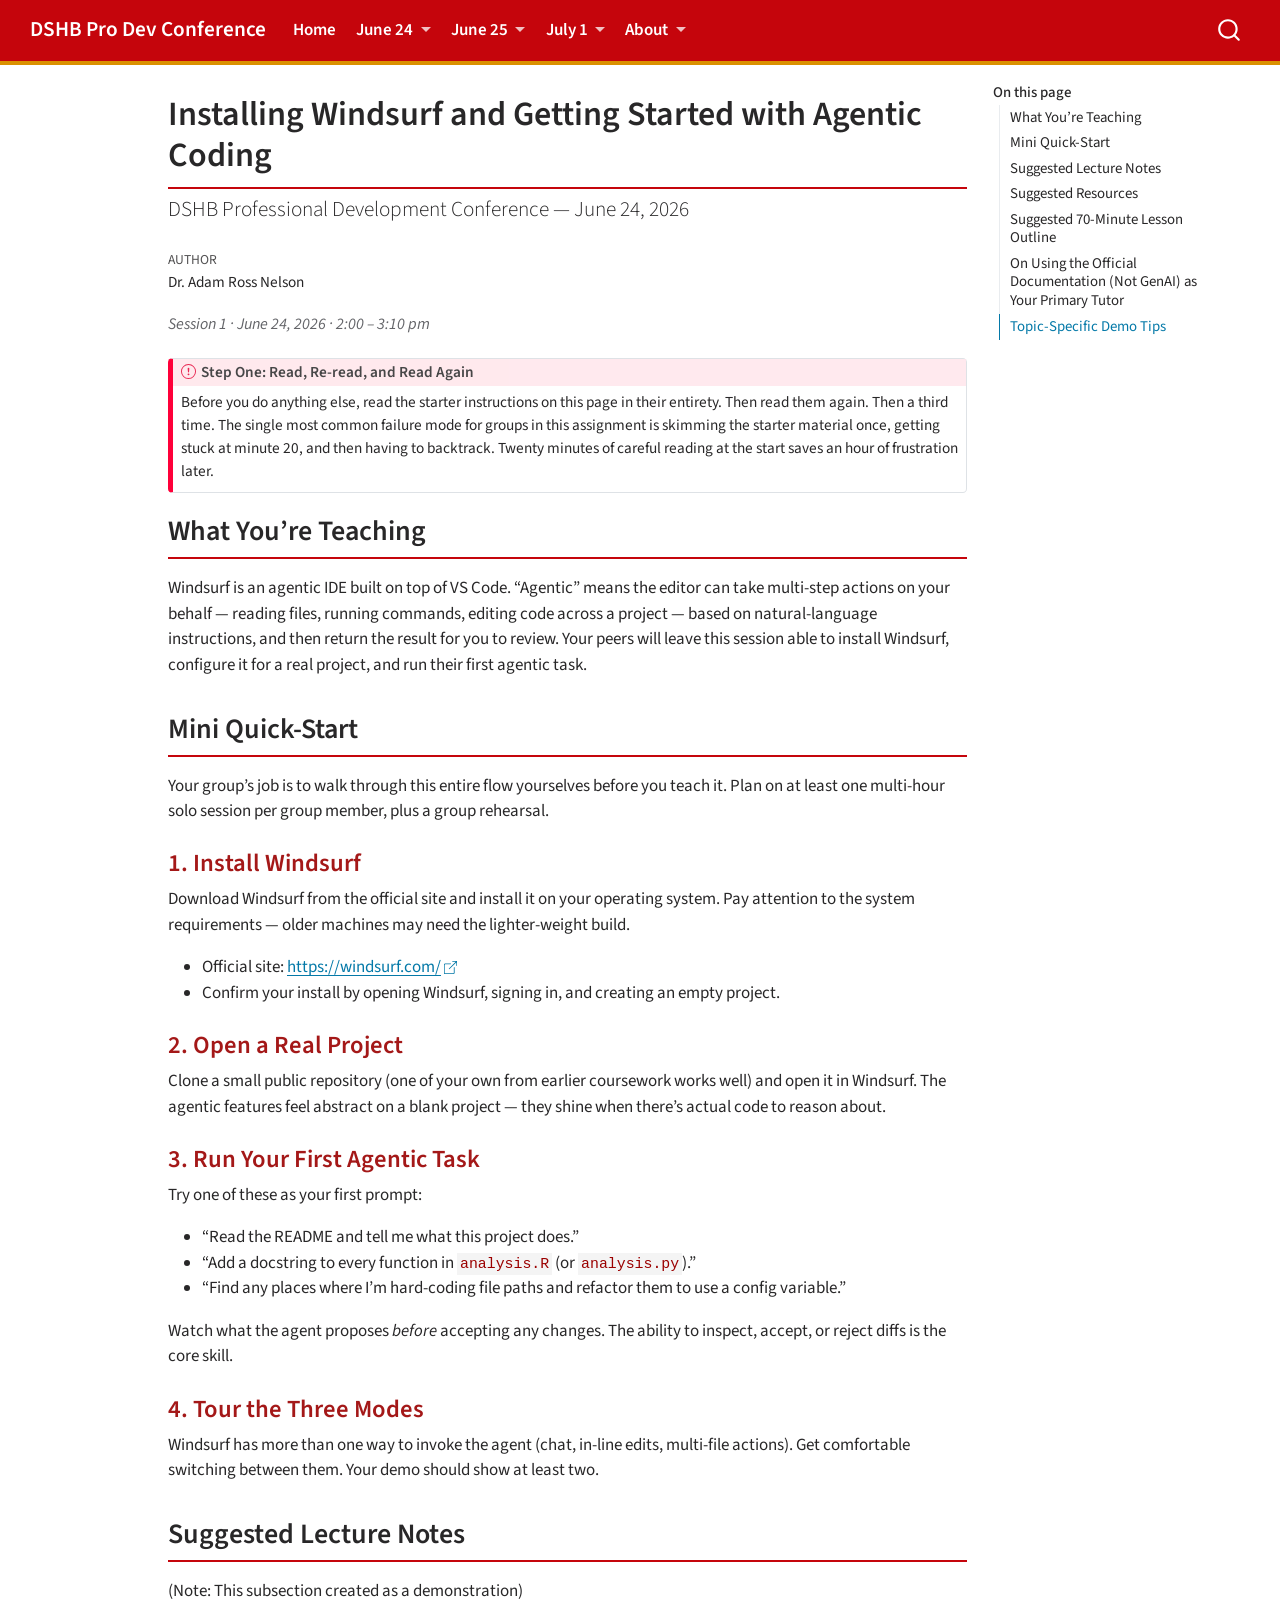
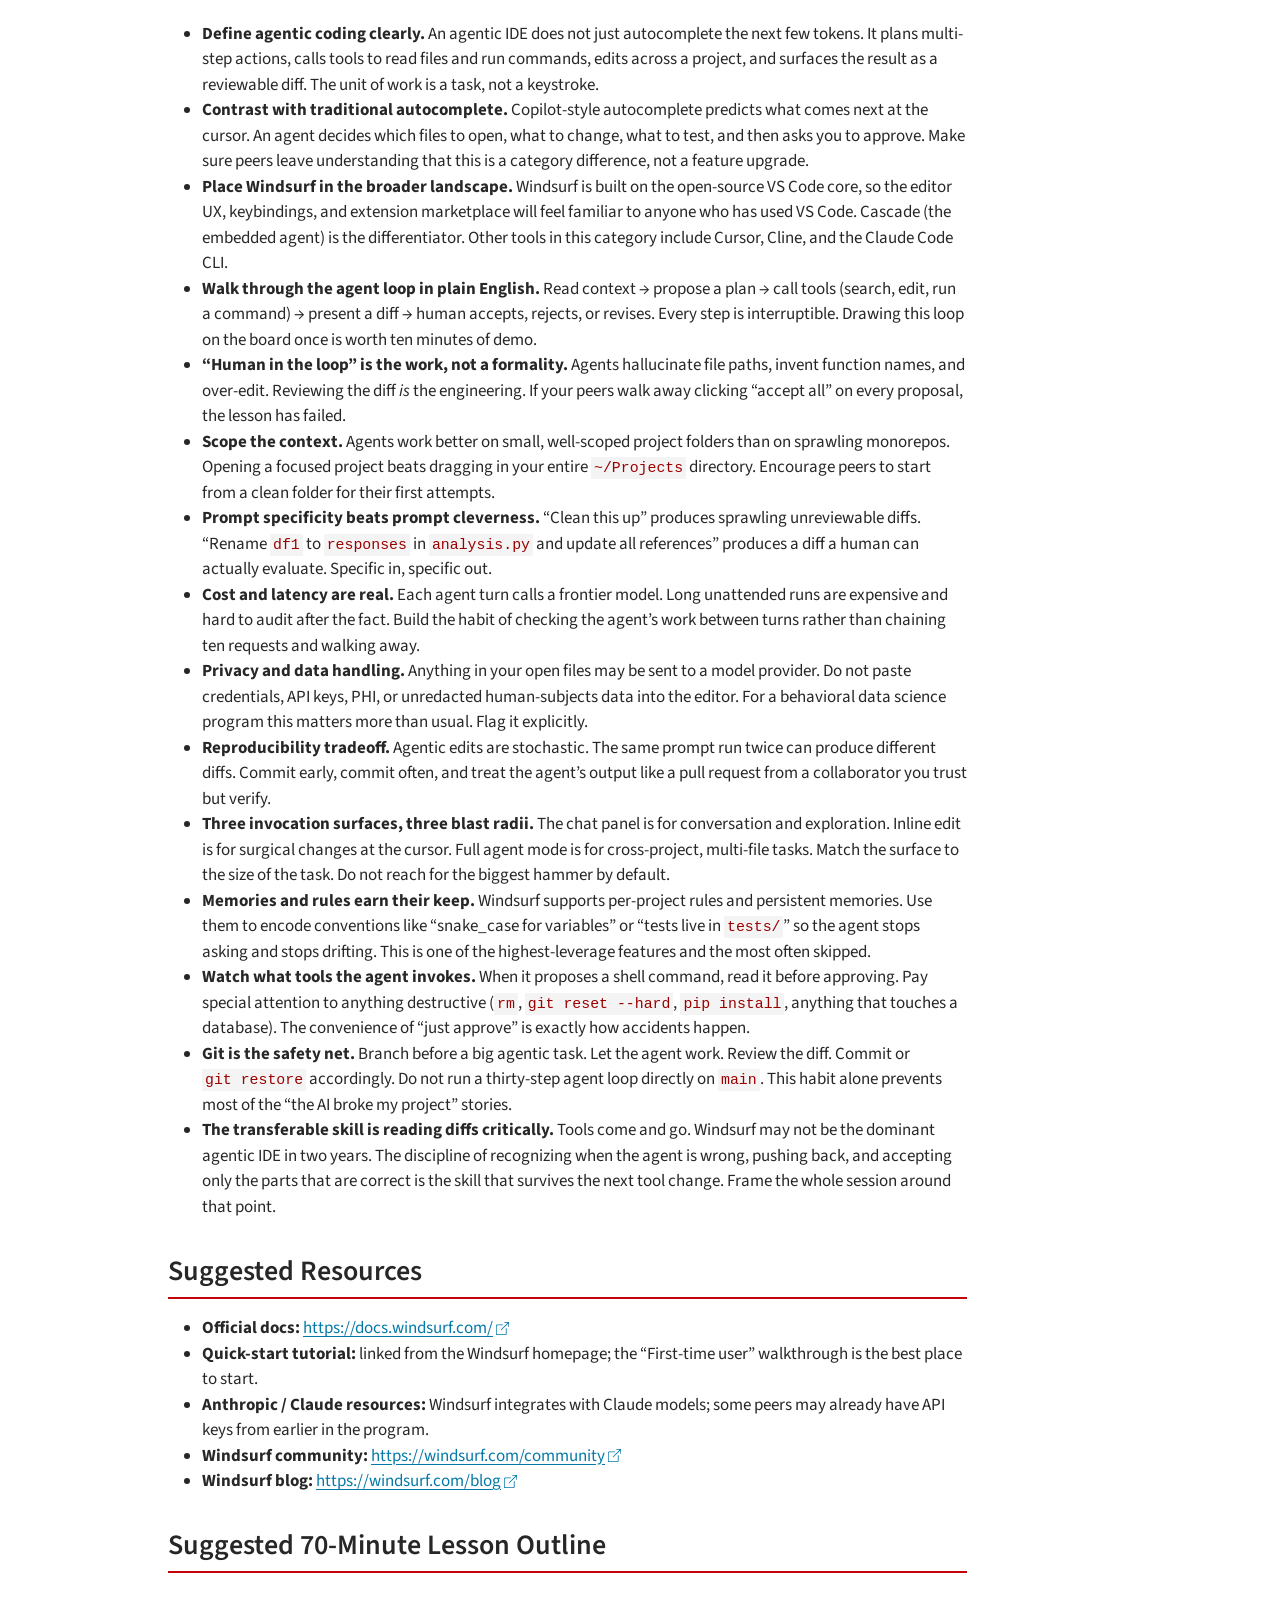
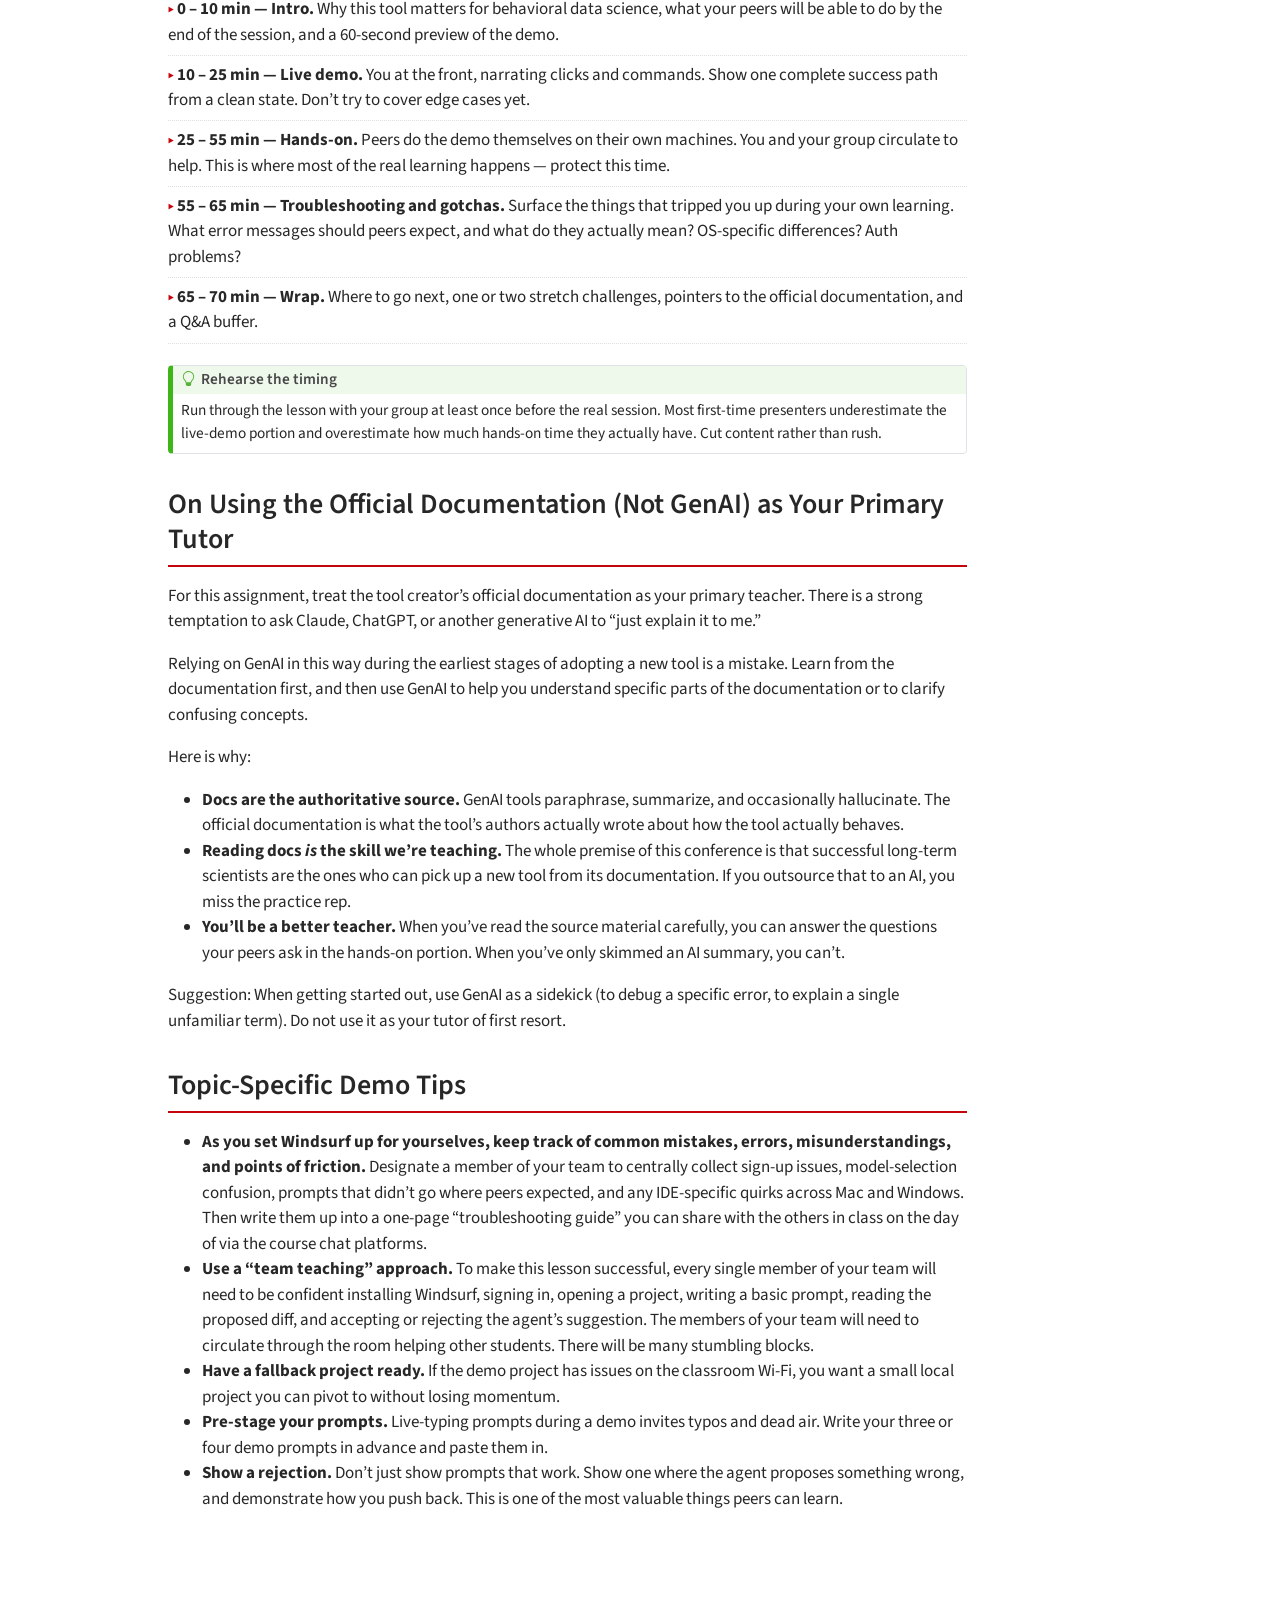
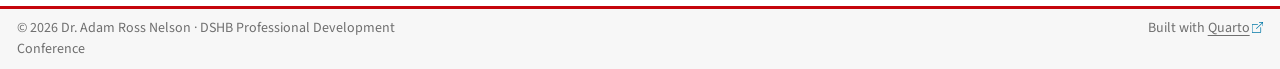
<file: topics/windsurf.html>
<!DOCTYPE html>
<html xmlns="http://www.w3.org/1999/xhtml" lang="en" xml:lang="en"><head>

<meta charset="utf-8">
<meta name="generator" content="quarto-1.6.39">

<meta name="viewport" content="width=device-width, initial-scale=1.0, user-scalable=yes">

<meta name="author" content="Dr.&nbsp;Adam Ross Nelson">

<title>Installing Windsurf and Getting Started with Agentic Coding – DSHB Pro Dev Conference</title>
<style>
code{white-space: pre-wrap;}
span.smallcaps{font-variant: small-caps;}
div.columns{display: flex; gap: min(4vw, 1.5em);}
div.column{flex: auto; overflow-x: auto;}
div.hanging-indent{margin-left: 1.5em; text-indent: -1.5em;}
ul.task-list{list-style: none;}
ul.task-list li input[type="checkbox"] {
  width: 0.8em;
  margin: 0 0.8em 0.2em -1em; /* quarto-specific, see https://github.com/quarto-dev/quarto-cli/issues/4556 */ 
  vertical-align: middle;
}
</style>


<script src="../site_libs/quarto-nav/quarto-nav.js"></script>
<script src="../site_libs/clipboard/clipboard.min.js"></script>
<script src="../site_libs/quarto-search/autocomplete.umd.js"></script>
<script src="../site_libs/quarto-search/fuse.min.js"></script>
<script src="../site_libs/quarto-search/quarto-search.js"></script>
<meta name="quarto:offset" content="../">
<script src="../site_libs/quarto-html/quarto.js"></script>
<script src="../site_libs/quarto-html/popper.min.js"></script>
<script src="../site_libs/quarto-html/tippy.umd.min.js"></script>
<script src="../site_libs/quarto-html/anchor.min.js"></script>
<link href="../site_libs/quarto-html/tippy.css" rel="stylesheet">
<link href="../site_libs/quarto-html/quarto-syntax-highlighting-e26003cea8cd680ca0c55a263523d882.css" rel="stylesheet" id="quarto-text-highlighting-styles">
<script src="../site_libs/bootstrap/bootstrap.min.js"></script>
<link href="../site_libs/bootstrap/bootstrap-icons.css" rel="stylesheet">
<link href="../site_libs/bootstrap/bootstrap-525c7c8bb0bfc85560ce7a833b1a6dbb.min.css" rel="stylesheet" append-hash="true" id="quarto-bootstrap" data-mode="light">
<script id="quarto-search-options" type="application/json">{
  "location": "navbar",
  "copy-button": false,
  "collapse-after": 3,
  "panel-placement": "end",
  "type": "overlay",
  "limit": 50,
  "keyboard-shortcut": [
    "f",
    "/",
    "s"
  ],
  "show-item-context": false,
  "language": {
    "search-no-results-text": "No results",
    "search-matching-documents-text": "matching documents",
    "search-copy-link-title": "Copy link to search",
    "search-hide-matches-text": "Hide additional matches",
    "search-more-match-text": "more match in this document",
    "search-more-matches-text": "more matches in this document",
    "search-clear-button-title": "Clear",
    "search-text-placeholder": "",
    "search-detached-cancel-button-title": "Cancel",
    "search-submit-button-title": "Submit",
    "search-label": "Search"
  }
}</script>


<link rel="stylesheet" href="../styles.css">
</head>

<body class="nav-fixed">

<div id="quarto-search-results"></div>
  <header id="quarto-header" class="headroom fixed-top">
    <nav class="navbar navbar-expand-lg " data-bs-theme="dark">
      <div class="navbar-container container-fluid">
      <div class="navbar-brand-container mx-auto">
    <a class="navbar-brand" href="../index.html">
    <span class="navbar-title">DSHB Pro Dev Conference</span>
    </a>
  </div>
            <div id="quarto-search" class="" title="Search"></div>
          <button class="navbar-toggler" type="button" data-bs-toggle="collapse" data-bs-target="#navbarCollapse" aria-controls="navbarCollapse" role="menu" aria-expanded="false" aria-label="Toggle navigation" onclick="if (window.quartoToggleHeadroom) { window.quartoToggleHeadroom(); }">
  <span class="navbar-toggler-icon"></span>
</button>
          <div class="collapse navbar-collapse" id="navbarCollapse">
            <ul class="navbar-nav navbar-nav-scroll me-auto">
  <li class="nav-item">
    <a class="nav-link" href="../index.html"> 
<span class="menu-text">Home</span></a>
  </li>  
  <li class="nav-item dropdown ">
    <a class="nav-link dropdown-toggle" href="#" id="nav-menu-june-24" role="link" data-bs-toggle="dropdown" aria-expanded="false">
 <span class="menu-text">June 24</span>
    </a>
    <ul class="dropdown-menu" aria-labelledby="nav-menu-june-24">    
        <li>
    <a class="dropdown-item" href="../topics/windsurf.html">
 <span class="dropdown-text">Installing Windsurf and Getting Started with Agentic Coding</span></a>
  </li>  
        <li>
    <a class="dropdown-item" href="../topics/ollama.html">
 <span class="dropdown-text">Installing and Running a Local LLM with Ollama</span></a>
  </li>  
    </ul>
  </li>
  <li class="nav-item dropdown ">
    <a class="nav-link dropdown-toggle" href="#" id="nav-menu-june-25" role="link" data-bs-toggle="dropdown" aria-expanded="false">
 <span class="menu-text">June 25</span>
    </a>
    <ul class="dropdown-menu" aria-labelledby="nav-menu-june-25">    
        <li>
    <a class="dropdown-item" href="../topics/sql.html">
 <span class="dropdown-text">Simple Exploratory Data Analysis with SQL</span></a>
  </li>  
        <li>
    <a class="dropdown-item" href="../topics/github.html">
 <span class="dropdown-text">GitHub Refresher (Branching, Pull Requests, and More)</span></a>
  </li>  
    </ul>
  </li>
  <li class="nav-item dropdown ">
    <a class="nav-link dropdown-toggle" href="#" id="nav-menu-july-1" role="link" data-bs-toggle="dropdown" aria-expanded="false">
 <span class="menu-text">July 1</span>
    </a>
    <ul class="dropdown-menu" aria-labelledby="nav-menu-july-1">    
        <li>
    <a class="dropdown-item" href="../topics/quarto.html">
 <span class="dropdown-text">Using Quarto to Create a Simple Document</span></a>
  </li>  
        <li>
    <a class="dropdown-item" href="../topics/qualtrics.html">
 <span class="dropdown-text">Creating a Qualtrics Account and First Survey</span></a>
  </li>  
    </ul>
  </li>
  <li class="nav-item dropdown ">
    <a class="nav-link dropdown-toggle" href="#" id="nav-menu-about" role="link" data-bs-toggle="dropdown" aria-expanded="false">
 <span class="menu-text">About</span>
    </a>
    <ul class="dropdown-menu" aria-labelledby="nav-menu-about">    
        <li>
    <a class="dropdown-item" href="../about.html">
 <span class="dropdown-text">About This Microsite</span></a>
  </li>  
        <li>
    <a class="dropdown-item" href="../provenance.html">
 <span class="dropdown-text">Site Provenance</span></a>
  </li>  
        <li>
    <a class="dropdown-item" href="../maintainer-guide.html">
 <span class="dropdown-text">Maintainer Guide</span></a>
  </li>  
        <li>
    <a class="dropdown-item" href="../accessibility.html">
 <span class="dropdown-text">Accessibility Features</span></a>
  </li>  
    </ul>
  </li>
</ul>
          </div> <!-- /navcollapse -->
            <div class="quarto-navbar-tools">
</div>
      </div> <!-- /container-fluid -->
    </nav>
</header>
<!-- content -->
<div id="quarto-content" class="quarto-container page-columns page-rows-contents page-layout-article page-navbar">
<!-- sidebar -->
<!-- margin-sidebar -->
    <div id="quarto-margin-sidebar" class="sidebar margin-sidebar">
        <nav id="TOC" role="doc-toc" class="toc-active">
    <h2 id="toc-title">On this page</h2>
   
  <ul>
  <li><a href="#what-youre-teaching" id="toc-what-youre-teaching" class="nav-link active" data-scroll-target="#what-youre-teaching">What You’re Teaching</a></li>
  <li><a href="#mini-quick-start" id="toc-mini-quick-start" class="nav-link" data-scroll-target="#mini-quick-start">Mini Quick-Start</a>
  <ul class="collapse">
  <li><a href="#install-windsurf" id="toc-install-windsurf" class="nav-link" data-scroll-target="#install-windsurf">1. Install Windsurf</a></li>
  <li><a href="#open-a-real-project" id="toc-open-a-real-project" class="nav-link" data-scroll-target="#open-a-real-project">2. Open a Real Project</a></li>
  <li><a href="#run-your-first-agentic-task" id="toc-run-your-first-agentic-task" class="nav-link" data-scroll-target="#run-your-first-agentic-task">3. Run Your First Agentic Task</a></li>
  <li><a href="#tour-the-three-modes" id="toc-tour-the-three-modes" class="nav-link" data-scroll-target="#tour-the-three-modes">4. Tour the Three Modes</a></li>
  </ul></li>
  <li><a href="#suggested-lecture-notes" id="toc-suggested-lecture-notes" class="nav-link" data-scroll-target="#suggested-lecture-notes">Suggested Lecture Notes</a></li>
  <li><a href="#suggested-resources" id="toc-suggested-resources" class="nav-link" data-scroll-target="#suggested-resources">Suggested Resources</a></li>
  <li><a href="#suggested-70-minute-lesson-outline" id="toc-suggested-70-minute-lesson-outline" class="nav-link" data-scroll-target="#suggested-70-minute-lesson-outline">Suggested 70-Minute Lesson Outline</a></li>
  <li><a href="#on-using-the-official-documentation-not-genai-as-your-primary-tutor" id="toc-on-using-the-official-documentation-not-genai-as-your-primary-tutor" class="nav-link" data-scroll-target="#on-using-the-official-documentation-not-genai-as-your-primary-tutor">On Using the Official Documentation (Not GenAI) as Your Primary Tutor</a></li>
  <li><a href="#topic-specific-demo-tips" id="toc-topic-specific-demo-tips" class="nav-link" data-scroll-target="#topic-specific-demo-tips">Topic-Specific Demo Tips</a></li>
  </ul>
</nav>
    </div>
<!-- main -->
<main class="content" id="quarto-document-content">

<header id="title-block-header" class="quarto-title-block default">
<div class="quarto-title">
<h1 class="title">Installing Windsurf and Getting Started with Agentic Coding</h1>
<p class="subtitle lead">DSHB Professional Development Conference — June 24, 2026</p>
</div>



<div class="quarto-title-meta">

    <div>
    <div class="quarto-title-meta-heading">Author</div>
    <div class="quarto-title-meta-contents">
             <p>Dr.&nbsp;Adam Ross Nelson </p>
          </div>
  </div>
    
  
    
  </div>
  


</header>


<div class="session-meta">
<p>Session 1 · June 24, 2026 · 2:00 – 3:10 pm</p>
</div>
<div class="callout callout-style-default callout-important callout-titled">
<div class="callout-header d-flex align-content-center">
<div class="callout-icon-container">
<i class="callout-icon"></i>
</div>
<div class="callout-title-container flex-fill">
Step One: Read, Re-read, and Read Again
</div>
</div>
<div class="callout-body-container callout-body">
<p>Before you do anything else, read the starter instructions on this page in their entirety. Then read them again. Then a third time. The single most common failure mode for groups in this assignment is skimming the starter material once, getting stuck at minute 20, and then having to backtrack. Twenty minutes of careful reading at the start saves an hour of frustration later.</p>
</div>
</div>
<section id="what-youre-teaching" class="level2">
<h2 class="anchored" data-anchor-id="what-youre-teaching">What You’re Teaching</h2>
<p>Windsurf is an agentic IDE built on top of VS Code. “Agentic” means the editor can take multi-step actions on your behalf — reading files, running commands, editing code across a project — based on natural-language instructions, and then return the result for you to review. Your peers will leave this session able to install Windsurf, configure it for a real project, and run their first agentic task.</p>
</section>
<section id="mini-quick-start" class="level2">
<h2 class="anchored" data-anchor-id="mini-quick-start">Mini Quick-Start</h2>
<p>Your group’s job is to walk through this entire flow yourselves before you teach it. Plan on at least one multi-hour solo session per group member, plus a group rehearsal.</p>
<section id="install-windsurf" class="level3">
<h3 class="anchored" data-anchor-id="install-windsurf">1. Install Windsurf</h3>
<p>Download Windsurf from the official site and install it on your operating system. Pay attention to the system requirements — older machines may need the lighter-weight build.</p>
<ul>
<li>Official site: <a href="https://windsurf.com/" class="uri">https://windsurf.com/</a></li>
<li>Confirm your install by opening Windsurf, signing in, and creating an empty project.</li>
</ul>
</section>
<section id="open-a-real-project" class="level3">
<h3 class="anchored" data-anchor-id="open-a-real-project">2. Open a Real Project</h3>
<p>Clone a small public repository (one of your own from earlier coursework works well) and open it in Windsurf. The agentic features feel abstract on a blank project — they shine when there’s actual code to reason about.</p>
</section>
<section id="run-your-first-agentic-task" class="level3">
<h3 class="anchored" data-anchor-id="run-your-first-agentic-task">3. Run Your First Agentic Task</h3>
<p>Try one of these as your first prompt:</p>
<ul>
<li>“Read the README and tell me what this project does.”</li>
<li>“Add a docstring to every function in <code>analysis.R</code> (or <code>analysis.py</code>).”</li>
<li>“Find any places where I’m hard-coding file paths and refactor them to use a config variable.”</li>
</ul>
<p>Watch what the agent proposes <em>before</em> accepting any changes. The ability to inspect, accept, or reject diffs is the core skill.</p>
</section>
<section id="tour-the-three-modes" class="level3">
<h3 class="anchored" data-anchor-id="tour-the-three-modes">4. Tour the Three Modes</h3>
<p>Windsurf has more than one way to invoke the agent (chat, in-line edits, multi-file actions). Get comfortable switching between them. Your demo should show at least two.</p>
</section>
</section>
<section id="suggested-lecture-notes" class="level2">
<h2 class="anchored" data-anchor-id="suggested-lecture-notes">Suggested Lecture Notes</h2>
<p>(Note: This subsection created as a demonstration)</p>
<ul>
<li><strong>Define agentic coding clearly.</strong> An agentic IDE does not just autocomplete the next few tokens. It plans multi-step actions, calls tools to read files and run commands, edits across a project, and surfaces the result as a reviewable diff. The unit of work is a task, not a keystroke.</li>
<li><strong>Contrast with traditional autocomplete.</strong> Copilot-style autocomplete predicts what comes next at the cursor. An agent decides which files to open, what to change, what to test, and then asks you to approve. Make sure peers leave understanding that this is a category difference, not a feature upgrade.</li>
<li><strong>Place Windsurf in the broader landscape.</strong> Windsurf is built on the open-source VS Code core, so the editor UX, keybindings, and extension marketplace will feel familiar to anyone who has used VS Code. Cascade (the embedded agent) is the differentiator. Other tools in this category include Cursor, Cline, and the Claude Code CLI.</li>
<li><strong>Walk through the agent loop in plain English.</strong> Read context → propose a plan → call tools (search, edit, run a command) → present a diff → human accepts, rejects, or revises. Every step is interruptible. Drawing this loop on the board once is worth ten minutes of demo.</li>
<li><strong>“Human in the loop” is the work, not a formality.</strong> Agents hallucinate file paths, invent function names, and over-edit. Reviewing the diff <em>is</em> the engineering. If your peers walk away clicking “accept all” on every proposal, the lesson has failed.</li>
<li><strong>Scope the context.</strong> Agents work better on small, well-scoped project folders than on sprawling monorepos. Opening a focused project beats dragging in your entire <code>~/Projects</code> directory. Encourage peers to start from a clean folder for their first attempts.</li>
<li><strong>Prompt specificity beats prompt cleverness.</strong> “Clean this up” produces sprawling unreviewable diffs. “Rename <code>df1</code> to <code>responses</code> in <code>analysis.py</code> and update all references” produces a diff a human can actually evaluate. Specific in, specific out.</li>
<li><strong>Cost and latency are real.</strong> Each agent turn calls a frontier model. Long unattended runs are expensive and hard to audit after the fact. Build the habit of checking the agent’s work between turns rather than chaining ten requests and walking away.</li>
<li><strong>Privacy and data handling.</strong> Anything in your open files may be sent to a model provider. Do not paste credentials, API keys, PHI, or unredacted human-subjects data into the editor. For a behavioral data science program this matters more than usual. Flag it explicitly.</li>
<li><strong>Reproducibility tradeoff.</strong> Agentic edits are stochastic. The same prompt run twice can produce different diffs. Commit early, commit often, and treat the agent’s output like a pull request from a collaborator you trust but verify.</li>
<li><strong>Three invocation surfaces, three blast radii.</strong> The chat panel is for conversation and exploration. Inline edit is for surgical changes at the cursor. Full agent mode is for cross-project, multi-file tasks. Match the surface to the size of the task. Do not reach for the biggest hammer by default.</li>
<li><strong>Memories and rules earn their keep.</strong> Windsurf supports per-project rules and persistent memories. Use them to encode conventions like “snake_case for variables” or “tests live in <code>tests/</code>” so the agent stops asking and stops drifting. This is one of the highest-leverage features and the most often skipped.</li>
<li><strong>Watch what tools the agent invokes.</strong> When it proposes a shell command, read it before approving. Pay special attention to anything destructive (<code>rm</code>, <code>git reset --hard</code>, <code>pip install</code>, anything that touches a database). The convenience of “just approve” is exactly how accidents happen.</li>
<li><strong>Git is the safety net.</strong> Branch before a big agentic task. Let the agent work. Review the diff. Commit or <code>git restore</code> accordingly. Do not run a thirty-step agent loop directly on <code>main</code>. This habit alone prevents most of the “the AI broke my project” stories.</li>
<li><strong>The transferable skill is reading diffs critically.</strong> Tools come and go. Windsurf may not be the dominant agentic IDE in two years. The discipline of recognizing when the agent is wrong, pushing back, and accepting only the parts that are correct is the skill that survives the next tool change. Frame the whole session around that point.</li>
</ul>
</section>
<section id="suggested-resources" class="level2">
<h2 class="anchored" data-anchor-id="suggested-resources">Suggested Resources</h2>
<ul>
<li><strong>Official docs:</strong> <a href="https://docs.windsurf.com/" class="uri">https://docs.windsurf.com/</a></li>
<li><strong>Quick-start tutorial:</strong> linked from the Windsurf homepage; the “First-time user” walkthrough is the best place to start.</li>
<li><strong>Anthropic / Claude resources:</strong> Windsurf integrates with Claude models; some peers may already have API keys from earlier in the program.</li>
<li><strong>Windsurf community:</strong> <a href="https://windsurf.com/community" class="uri">https://windsurf.com/community</a></li>
<li><strong>Windsurf blog:</strong> <a href="https://windsurf.com/blog" class="uri">https://windsurf.com/blog</a></li>
</ul>
</section>
<section id="suggested-70-minute-lesson-outline" class="level2">
<h2 class="anchored" data-anchor-id="suggested-70-minute-lesson-outline">Suggested 70-Minute Lesson Outline</h2>
<div class="outline-block">
<ul>
<li><strong>0 – 10 min — Intro.</strong> Why this tool matters for behavioral data science, what your peers will be able to do by the end of the session, and a 60-second preview of the demo.</li>
<li><strong>10 – 25 min — Live demo.</strong> You at the front, narrating clicks and commands. Show one complete success path from a clean state. Don’t try to cover edge cases yet.</li>
<li><strong>25 – 55 min — Hands-on.</strong> Peers do the demo themselves on their own machines. You and your group circulate to help. This is where most of the real learning happens — protect this time.</li>
<li><strong>55 – 65 min — Troubleshooting and gotchas.</strong> Surface the things that tripped you up during your own learning. What error messages should peers expect, and what do they actually mean? OS-specific differences? Auth problems?</li>
<li><strong>65 – 70 min — Wrap.</strong> Where to go next, one or two stretch challenges, pointers to the official documentation, and a Q&amp;A buffer.</li>
</ul>
</div>
<div class="callout callout-style-default callout-tip callout-titled">
<div class="callout-header d-flex align-content-center">
<div class="callout-icon-container">
<i class="callout-icon"></i>
</div>
<div class="callout-title-container flex-fill">
Rehearse the timing
</div>
</div>
<div class="callout-body-container callout-body">
<p>Run through the lesson with your group at least once before the real session. Most first-time presenters underestimate the live-demo portion and overestimate how much hands-on time they actually have. Cut content rather than rush.</p>
</div>
</div>
</section>
<section id="on-using-the-official-documentation-not-genai-as-your-primary-tutor" class="level2">
<h2 class="anchored" data-anchor-id="on-using-the-official-documentation-not-genai-as-your-primary-tutor">On Using the Official Documentation (Not GenAI) as Your Primary Tutor</h2>
<p>For this assignment, treat the tool creator’s official documentation as your primary teacher. There is a strong temptation to ask Claude, ChatGPT, or another generative AI to “just explain it to me.”</p>
<p>Relying on GenAI in this way during the earliest stages of adopting a new tool is a mistake. Learn from the documentation first, and then use GenAI to help you understand specific parts of the documentation or to clarify confusing concepts.</p>
<p>Here is why:</p>
<ul>
<li><strong>Docs are the authoritative source.</strong> GenAI tools paraphrase, summarize, and occasionally hallucinate. The official documentation is what the tool’s authors actually wrote about how the tool actually behaves.</li>
<li><strong>Reading docs <em>is</em> the skill we’re teaching.</strong> The whole premise of this conference is that successful long-term scientists are the ones who can pick up a new tool from its documentation. If you outsource that to an AI, you miss the practice rep.</li>
<li><strong>You’ll be a better teacher.</strong> When you’ve read the source material carefully, you can answer the questions your peers ask in the hands-on portion. When you’ve only skimmed an AI summary, you can’t.</li>
</ul>
<p>Suggestion: When getting started out, use GenAI as a sidekick (to debug a specific error, to explain a single unfamiliar term). Do not use it as your tutor of first resort.</p>
</section>
<section id="topic-specific-demo-tips" class="level2">
<h2 class="anchored" data-anchor-id="topic-specific-demo-tips">Topic-Specific Demo Tips</h2>
<ul>
<li><strong>As you set Windsurf up for yourselves, keep track of common mistakes, errors, misunderstandings, and points of friction.</strong> Designate a member of your team to centrally collect sign-up issues, model-selection confusion, prompts that didn’t go where peers expected, and any IDE-specific quirks across Mac and Windows. Then write them up into a one-page “troubleshooting guide” you can share with the others in class on the day of via the course chat platforms.</li>
<li><strong>Use a “team teaching” approach.</strong> To make this lesson successful, every single member of your team will need to be confident installing Windsurf, signing in, opening a project, writing a basic prompt, reading the proposed diff, and accepting or rejecting the agent’s suggestion. The members of your team will need to circulate through the room helping other students. There will be many stumbling blocks.</li>
<li><strong>Have a fallback project ready.</strong> If the demo project has issues on the classroom Wi-Fi, you want a small local project you can pivot to without losing momentum.</li>
<li><strong>Pre-stage your prompts.</strong> Live-typing prompts during a demo invites typos and dead air. Write your three or four demo prompts in advance and paste them in.</li>
<li><strong>Show a rejection.</strong> Don’t just show prompts that work. Show one where the agent proposes something wrong, and demonstrate how you push back. This is one of the most valuable things peers can learn.</li>
</ul>


</section>

<a onclick="window.scrollTo(0, 0); return false;" role="button" id="quarto-back-to-top"><i class="bi bi-arrow-up"></i> Back to top</a></main> <!-- /main -->
<script id="quarto-html-after-body" type="application/javascript">
window.document.addEventListener("DOMContentLoaded", function (event) {
  const toggleBodyColorMode = (bsSheetEl) => {
    const mode = bsSheetEl.getAttribute("data-mode");
    const bodyEl = window.document.querySelector("body");
    if (mode === "dark") {
      bodyEl.classList.add("quarto-dark");
      bodyEl.classList.remove("quarto-light");
    } else {
      bodyEl.classList.add("quarto-light");
      bodyEl.classList.remove("quarto-dark");
    }
  }
  const toggleBodyColorPrimary = () => {
    const bsSheetEl = window.document.querySelector("link#quarto-bootstrap");
    if (bsSheetEl) {
      toggleBodyColorMode(bsSheetEl);
    }
  }
  toggleBodyColorPrimary();  
  const icon = "";
  const anchorJS = new window.AnchorJS();
  anchorJS.options = {
    placement: 'right',
    icon: icon
  };
  anchorJS.add('.anchored');
  const isCodeAnnotation = (el) => {
    for (const clz of el.classList) {
      if (clz.startsWith('code-annotation-')) {                     
        return true;
      }
    }
    return false;
  }
  const onCopySuccess = function(e) {
    // button target
    const button = e.trigger;
    // don't keep focus
    button.blur();
    // flash "checked"
    button.classList.add('code-copy-button-checked');
    var currentTitle = button.getAttribute("title");
    button.setAttribute("title", "Copied!");
    let tooltip;
    if (window.bootstrap) {
      button.setAttribute("data-bs-toggle", "tooltip");
      button.setAttribute("data-bs-placement", "left");
      button.setAttribute("data-bs-title", "Copied!");
      tooltip = new bootstrap.Tooltip(button, 
        { trigger: "manual", 
          customClass: "code-copy-button-tooltip",
          offset: [0, -8]});
      tooltip.show();    
    }
    setTimeout(function() {
      if (tooltip) {
        tooltip.hide();
        button.removeAttribute("data-bs-title");
        button.removeAttribute("data-bs-toggle");
        button.removeAttribute("data-bs-placement");
      }
      button.setAttribute("title", currentTitle);
      button.classList.remove('code-copy-button-checked');
    }, 1000);
    // clear code selection
    e.clearSelection();
  }
  const getTextToCopy = function(trigger) {
      const codeEl = trigger.previousElementSibling.cloneNode(true);
      for (const childEl of codeEl.children) {
        if (isCodeAnnotation(childEl)) {
          childEl.remove();
        }
      }
      return codeEl.innerText;
  }
  const clipboard = new window.ClipboardJS('.code-copy-button:not([data-in-quarto-modal])', {
    text: getTextToCopy
  });
  clipboard.on('success', onCopySuccess);
  if (window.document.getElementById('quarto-embedded-source-code-modal')) {
    const clipboardModal = new window.ClipboardJS('.code-copy-button[data-in-quarto-modal]', {
      text: getTextToCopy,
      container: window.document.getElementById('quarto-embedded-source-code-modal')
    });
    clipboardModal.on('success', onCopySuccess);
  }
    var localhostRegex = new RegExp(/^(?:http|https):\/\/localhost\:?[0-9]*\//);
    var mailtoRegex = new RegExp(/^mailto:/);
      var filterRegex = new RegExp("https:\/\/adamrossnelson\.github\.io\/dshb-mock-micro\/");
    var isInternal = (href) => {
        return filterRegex.test(href) || localhostRegex.test(href) || mailtoRegex.test(href);
    }
    // Inspect non-navigation links and adorn them if external
 	var links = window.document.querySelectorAll('a[href]:not(.nav-link):not(.navbar-brand):not(.toc-action):not(.sidebar-link):not(.sidebar-item-toggle):not(.pagination-link):not(.no-external):not([aria-hidden]):not(.dropdown-item):not(.quarto-navigation-tool):not(.about-link)');
    for (var i=0; i<links.length; i++) {
      const link = links[i];
      if (!isInternal(link.href)) {
        // undo the damage that might have been done by quarto-nav.js in the case of
        // links that we want to consider external
        if (link.dataset.originalHref !== undefined) {
          link.href = link.dataset.originalHref;
        }
          // target, if specified
          link.setAttribute("target", "_blank");
          if (link.getAttribute("rel") === null) {
            link.setAttribute("rel", "noopener");
          }
          // default icon
          link.classList.add("external");
      }
    }
  function tippyHover(el, contentFn, onTriggerFn, onUntriggerFn) {
    const config = {
      allowHTML: true,
      maxWidth: 500,
      delay: 100,
      arrow: false,
      appendTo: function(el) {
          return el.parentElement;
      },
      interactive: true,
      interactiveBorder: 10,
      theme: 'quarto',
      placement: 'bottom-start',
    };
    if (contentFn) {
      config.content = contentFn;
    }
    if (onTriggerFn) {
      config.onTrigger = onTriggerFn;
    }
    if (onUntriggerFn) {
      config.onUntrigger = onUntriggerFn;
    }
    window.tippy(el, config); 
  }
  const noterefs = window.document.querySelectorAll('a[role="doc-noteref"]');
  for (var i=0; i<noterefs.length; i++) {
    const ref = noterefs[i];
    tippyHover(ref, function() {
      // use id or data attribute instead here
      let href = ref.getAttribute('data-footnote-href') || ref.getAttribute('href');
      try { href = new URL(href).hash; } catch {}
      const id = href.replace(/^#\/?/, "");
      const note = window.document.getElementById(id);
      if (note) {
        return note.innerHTML;
      } else {
        return "";
      }
    });
  }
  const xrefs = window.document.querySelectorAll('a.quarto-xref');
  const processXRef = (id, note) => {
    // Strip column container classes
    const stripColumnClz = (el) => {
      el.classList.remove("page-full", "page-columns");
      if (el.children) {
        for (const child of el.children) {
          stripColumnClz(child);
        }
      }
    }
    stripColumnClz(note)
    if (id === null || id.startsWith('sec-')) {
      // Special case sections, only their first couple elements
      const container = document.createElement("div");
      if (note.children && note.children.length > 2) {
        container.appendChild(note.children[0].cloneNode(true));
        for (let i = 1; i < note.children.length; i++) {
          const child = note.children[i];
          if (child.tagName === "P" && child.innerText === "") {
            continue;
          } else {
            container.appendChild(child.cloneNode(true));
            break;
          }
        }
        if (window.Quarto?.typesetMath) {
          window.Quarto.typesetMath(container);
        }
        return container.innerHTML
      } else {
        if (window.Quarto?.typesetMath) {
          window.Quarto.typesetMath(note);
        }
        return note.innerHTML;
      }
    } else {
      // Remove any anchor links if they are present
      const anchorLink = note.querySelector('a.anchorjs-link');
      if (anchorLink) {
        anchorLink.remove();
      }
      if (window.Quarto?.typesetMath) {
        window.Quarto.typesetMath(note);
      }
      if (note.classList.contains("callout")) {
        return note.outerHTML;
      } else {
        return note.innerHTML;
      }
    }
  }
  for (var i=0; i<xrefs.length; i++) {
    const xref = xrefs[i];
    tippyHover(xref, undefined, function(instance) {
      instance.disable();
      let url = xref.getAttribute('href');
      let hash = undefined; 
      if (url.startsWith('#')) {
        hash = url;
      } else {
        try { hash = new URL(url).hash; } catch {}
      }
      if (hash) {
        const id = hash.replace(/^#\/?/, "");
        const note = window.document.getElementById(id);
        if (note !== null) {
          try {
            const html = processXRef(id, note.cloneNode(true));
            instance.setContent(html);
          } finally {
            instance.enable();
            instance.show();
          }
        } else {
          // See if we can fetch this
          fetch(url.split('#')[0])
          .then(res => res.text())
          .then(html => {
            const parser = new DOMParser();
            const htmlDoc = parser.parseFromString(html, "text/html");
            const note = htmlDoc.getElementById(id);
            if (note !== null) {
              const html = processXRef(id, note);
              instance.setContent(html);
            } 
          }).finally(() => {
            instance.enable();
            instance.show();
          });
        }
      } else {
        // See if we can fetch a full url (with no hash to target)
        // This is a special case and we should probably do some content thinning / targeting
        fetch(url)
        .then(res => res.text())
        .then(html => {
          const parser = new DOMParser();
          const htmlDoc = parser.parseFromString(html, "text/html");
          const note = htmlDoc.querySelector('main.content');
          if (note !== null) {
            // This should only happen for chapter cross references
            // (since there is no id in the URL)
            // remove the first header
            if (note.children.length > 0 && note.children[0].tagName === "HEADER") {
              note.children[0].remove();
            }
            const html = processXRef(null, note);
            instance.setContent(html);
          } 
        }).finally(() => {
          instance.enable();
          instance.show();
        });
      }
    }, function(instance) {
    });
  }
      let selectedAnnoteEl;
      const selectorForAnnotation = ( cell, annotation) => {
        let cellAttr = 'data-code-cell="' + cell + '"';
        let lineAttr = 'data-code-annotation="' +  annotation + '"';
        const selector = 'span[' + cellAttr + '][' + lineAttr + ']';
        return selector;
      }
      const selectCodeLines = (annoteEl) => {
        const doc = window.document;
        const targetCell = annoteEl.getAttribute("data-target-cell");
        const targetAnnotation = annoteEl.getAttribute("data-target-annotation");
        const annoteSpan = window.document.querySelector(selectorForAnnotation(targetCell, targetAnnotation));
        const lines = annoteSpan.getAttribute("data-code-lines").split(",");
        const lineIds = lines.map((line) => {
          return targetCell + "-" + line;
        })
        let top = null;
        let height = null;
        let parent = null;
        if (lineIds.length > 0) {
            //compute the position of the single el (top and bottom and make a div)
            const el = window.document.getElementById(lineIds[0]);
            top = el.offsetTop;
            height = el.offsetHeight;
            parent = el.parentElement.parentElement;
          if (lineIds.length > 1) {
            const lastEl = window.document.getElementById(lineIds[lineIds.length - 1]);
            const bottom = lastEl.offsetTop + lastEl.offsetHeight;
            height = bottom - top;
          }
          if (top !== null && height !== null && parent !== null) {
            // cook up a div (if necessary) and position it 
            let div = window.document.getElementById("code-annotation-line-highlight");
            if (div === null) {
              div = window.document.createElement("div");
              div.setAttribute("id", "code-annotation-line-highlight");
              div.style.position = 'absolute';
              parent.appendChild(div);
            }
            div.style.top = top - 2 + "px";
            div.style.height = height + 4 + "px";
            div.style.left = 0;
            let gutterDiv = window.document.getElementById("code-annotation-line-highlight-gutter");
            if (gutterDiv === null) {
              gutterDiv = window.document.createElement("div");
              gutterDiv.setAttribute("id", "code-annotation-line-highlight-gutter");
              gutterDiv.style.position = 'absolute';
              const codeCell = window.document.getElementById(targetCell);
              const gutter = codeCell.querySelector('.code-annotation-gutter');
              gutter.appendChild(gutterDiv);
            }
            gutterDiv.style.top = top - 2 + "px";
            gutterDiv.style.height = height + 4 + "px";
          }
          selectedAnnoteEl = annoteEl;
        }
      };
      const unselectCodeLines = () => {
        const elementsIds = ["code-annotation-line-highlight", "code-annotation-line-highlight-gutter"];
        elementsIds.forEach((elId) => {
          const div = window.document.getElementById(elId);
          if (div) {
            div.remove();
          }
        });
        selectedAnnoteEl = undefined;
      };
        // Handle positioning of the toggle
    window.addEventListener(
      "resize",
      throttle(() => {
        elRect = undefined;
        if (selectedAnnoteEl) {
          selectCodeLines(selectedAnnoteEl);
        }
      }, 10)
    );
    function throttle(fn, ms) {
    let throttle = false;
    let timer;
      return (...args) => {
        if(!throttle) { // first call gets through
            fn.apply(this, args);
            throttle = true;
        } else { // all the others get throttled
            if(timer) clearTimeout(timer); // cancel #2
            timer = setTimeout(() => {
              fn.apply(this, args);
              timer = throttle = false;
            }, ms);
        }
      };
    }
      // Attach click handler to the DT
      const annoteDls = window.document.querySelectorAll('dt[data-target-cell]');
      for (const annoteDlNode of annoteDls) {
        annoteDlNode.addEventListener('click', (event) => {
          const clickedEl = event.target;
          if (clickedEl !== selectedAnnoteEl) {
            unselectCodeLines();
            const activeEl = window.document.querySelector('dt[data-target-cell].code-annotation-active');
            if (activeEl) {
              activeEl.classList.remove('code-annotation-active');
            }
            selectCodeLines(clickedEl);
            clickedEl.classList.add('code-annotation-active');
          } else {
            // Unselect the line
            unselectCodeLines();
            clickedEl.classList.remove('code-annotation-active');
          }
        });
      }
  const findCites = (el) => {
    const parentEl = el.parentElement;
    if (parentEl) {
      const cites = parentEl.dataset.cites;
      if (cites) {
        return {
          el,
          cites: cites.split(' ')
        };
      } else {
        return findCites(el.parentElement)
      }
    } else {
      return undefined;
    }
  };
  var bibliorefs = window.document.querySelectorAll('a[role="doc-biblioref"]');
  for (var i=0; i<bibliorefs.length; i++) {
    const ref = bibliorefs[i];
    const citeInfo = findCites(ref);
    if (citeInfo) {
      tippyHover(citeInfo.el, function() {
        var popup = window.document.createElement('div');
        citeInfo.cites.forEach(function(cite) {
          var citeDiv = window.document.createElement('div');
          citeDiv.classList.add('hanging-indent');
          citeDiv.classList.add('csl-entry');
          var biblioDiv = window.document.getElementById('ref-' + cite);
          if (biblioDiv) {
            citeDiv.innerHTML = biblioDiv.innerHTML;
          }
          popup.appendChild(citeDiv);
        });
        return popup.innerHTML;
      });
    }
  }
});
</script>
</div> <!-- /content -->
<footer class="footer">
  <div class="nav-footer">
    <div class="nav-footer-left">
<p>© 2026 Dr.&nbsp;Adam Ross Nelson · DSHB Professional Development Conference</p>
</div>   
    <div class="nav-footer-center">
      &nbsp;
    </div>
    <div class="nav-footer-right">
<p>Built with <a href="https://quarto.org/">Quarto</a></p>
</div>
  </div>
</footer>




</body></html>
</file>
<file: site_libs/quarto-html/tippy.css>
.tippy-box[data-animation=fade][data-state=hidden]{opacity:0}[data-tippy-root]{max-width:calc(100vw - 10px)}.tippy-box{position:relative;background-color:#333;color:#fff;border-radius:4px;font-size:14px;line-height:1.4;white-space:normal;outline:0;transition-property:transform,visibility,opacity}.tippy-box[data-placement^=top]>.tippy-arrow{bottom:0}.tippy-box[data-placement^=top]>.tippy-arrow:before{bottom:-7px;left:0;border-width:8px 8px 0;border-top-color:initial;transform-origin:center top}.tippy-box[data-placement^=bottom]>.tippy-arrow{top:0}.tippy-box[data-placement^=bottom]>.tippy-arrow:before{top:-7px;left:0;border-width:0 8px 8px;border-bottom-color:initial;transform-origin:center bottom}.tippy-box[data-placement^=left]>.tippy-arrow{right:0}.tippy-box[data-placement^=left]>.tippy-arrow:before{border-width:8px 0 8px 8px;border-left-color:initial;right:-7px;transform-origin:center left}.tippy-box[data-placement^=right]>.tippy-arrow{left:0}.tippy-box[data-placement^=right]>.tippy-arrow:before{left:-7px;border-width:8px 8px 8px 0;border-right-color:initial;transform-origin:center right}.tippy-box[data-inertia][data-state=visible]{transition-timing-function:cubic-bezier(.54,1.5,.38,1.11)}.tippy-arrow{width:16px;height:16px;color:#333}.tippy-arrow:before{content:"";position:absolute;border-color:transparent;border-style:solid}.tippy-content{position:relative;padding:5px 9px;z-index:1}
</file>
<file: site_libs/quarto-html/quarto-syntax-highlighting-e26003cea8cd680ca0c55a263523d882.css>
/* quarto syntax highlight colors */
:root {
  --quarto-hl-ot-color: #003B4F;
  --quarto-hl-at-color: #657422;
  --quarto-hl-ss-color: #20794D;
  --quarto-hl-an-color: #5E5E5E;
  --quarto-hl-fu-color: #4758AB;
  --quarto-hl-st-color: #20794D;
  --quarto-hl-cf-color: #003B4F;
  --quarto-hl-op-color: #5E5E5E;
  --quarto-hl-er-color: #AD0000;
  --quarto-hl-bn-color: #AD0000;
  --quarto-hl-al-color: #AD0000;
  --quarto-hl-va-color: #111111;
  --quarto-hl-bu-color: inherit;
  --quarto-hl-ex-color: inherit;
  --quarto-hl-pp-color: #AD0000;
  --quarto-hl-in-color: #5E5E5E;
  --quarto-hl-vs-color: #20794D;
  --quarto-hl-wa-color: #5E5E5E;
  --quarto-hl-do-color: #5E5E5E;
  --quarto-hl-im-color: #00769E;
  --quarto-hl-ch-color: #20794D;
  --quarto-hl-dt-color: #AD0000;
  --quarto-hl-fl-color: #AD0000;
  --quarto-hl-co-color: #5E5E5E;
  --quarto-hl-cv-color: #5E5E5E;
  --quarto-hl-cn-color: #8f5902;
  --quarto-hl-sc-color: #5E5E5E;
  --quarto-hl-dv-color: #AD0000;
  --quarto-hl-kw-color: #003B4F;
}

/* other quarto variables */
:root {
  --quarto-font-monospace: SFMono-Regular, Menlo, Monaco, Consolas, "Liberation Mono", "Courier New", monospace;
}

pre > code.sourceCode > span {
  color: #003B4F;
}

code span {
  color: #003B4F;
}

code.sourceCode > span {
  color: #003B4F;
}

div.sourceCode,
div.sourceCode pre.sourceCode {
  color: #003B4F;
}

code span.ot {
  color: #003B4F;
  font-style: inherit;
}

code span.at {
  color: #657422;
  font-style: inherit;
}

code span.ss {
  color: #20794D;
  font-style: inherit;
}

code span.an {
  color: #5E5E5E;
  font-style: inherit;
}

code span.fu {
  color: #4758AB;
  font-style: inherit;
}

code span.st {
  color: #20794D;
  font-style: inherit;
}

code span.cf {
  color: #003B4F;
  font-weight: bold;
  font-style: inherit;
}

code span.op {
  color: #5E5E5E;
  font-style: inherit;
}

code span.er {
  color: #AD0000;
  font-style: inherit;
}

code span.bn {
  color: #AD0000;
  font-style: inherit;
}

code span.al {
  color: #AD0000;
  font-style: inherit;
}

code span.va {
  color: #111111;
  font-style: inherit;
}

code span.bu {
  font-style: inherit;
}

code span.ex {
  font-style: inherit;
}

code span.pp {
  color: #AD0000;
  font-style: inherit;
}

code span.in {
  color: #5E5E5E;
  font-style: inherit;
}

code span.vs {
  color: #20794D;
  font-style: inherit;
}

code span.wa {
  color: #5E5E5E;
  font-style: italic;
}

code span.do {
  color: #5E5E5E;
  font-style: italic;
}

code span.im {
  color: #00769E;
  font-style: inherit;
}

code span.ch {
  color: #20794D;
  font-style: inherit;
}

code span.dt {
  color: #AD0000;
  font-style: inherit;
}

code span.fl {
  color: #AD0000;
  font-style: inherit;
}

code span.co {
  color: #5E5E5E;
  font-style: inherit;
}

code span.cv {
  color: #5E5E5E;
  font-style: italic;
}

code span.cn {
  color: #8f5902;
  font-style: inherit;
}

code span.sc {
  color: #5E5E5E;
  font-style: inherit;
}

code span.dv {
  color: #AD0000;
  font-style: inherit;
}

code span.kw {
  color: #003B4F;
  font-weight: bold;
  font-style: inherit;
}

.prevent-inlining {
  content: "</";
}

/*# sourceMappingURL=e90e9ab646ea9b1aaa61e089606e0f97.css.map */
</file>
<file: styles.css>
/* Small layout polish on top of the SCSS theme */

.session-meta {
  color: #646569;
  font-size: 0.95em;
  font-style: italic;
  margin-bottom: 1em;
}

.outline-block ul {
  list-style: none;
  padding-left: 0;
}

.outline-block li {
  padding: 0.4em 0;
  border-bottom: 1px dotted #DADFE1;
}

.outline-block li::before {
  content: "▸ ";
  color: #C5050C;
  font-weight: bold;
}
</file>
